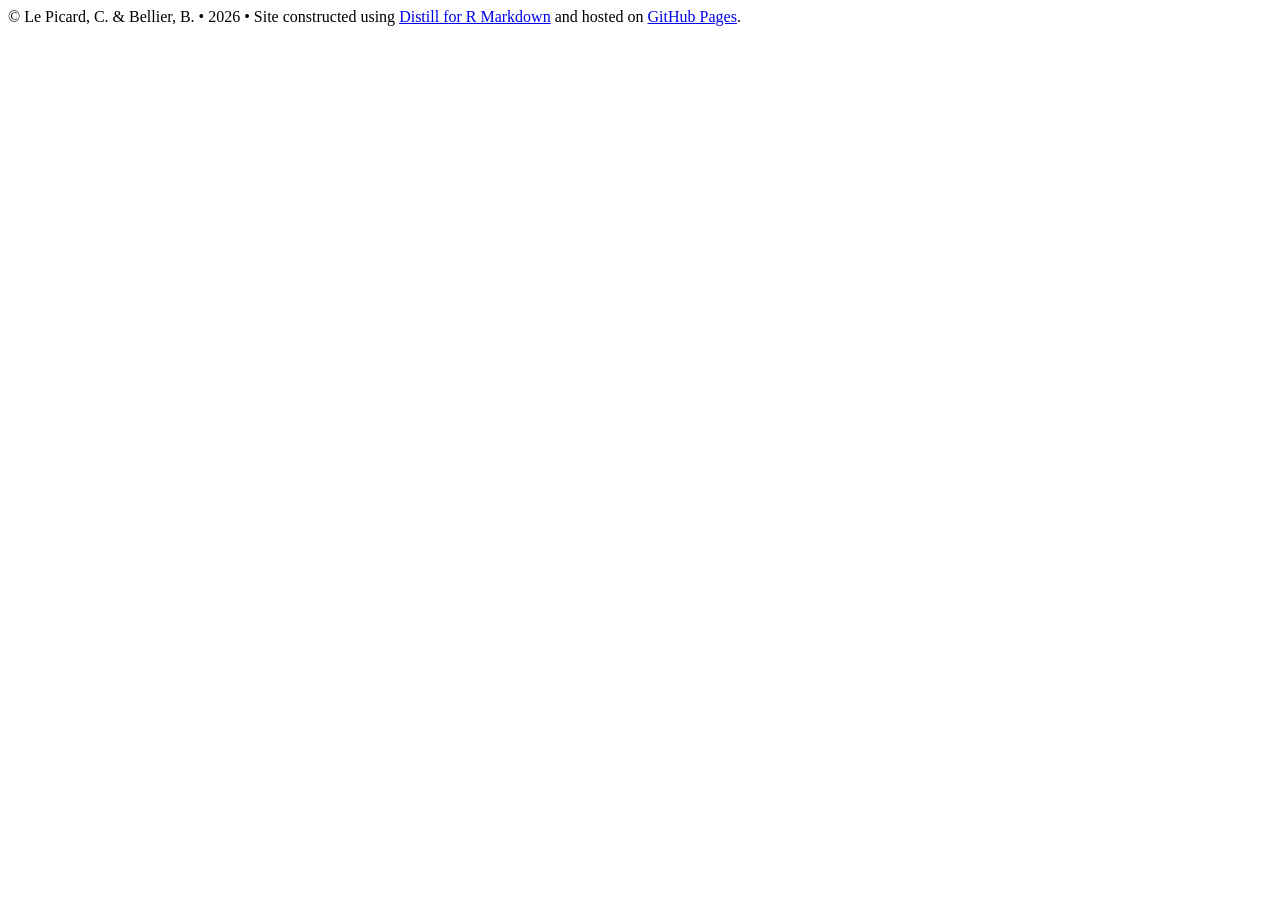
<file: _footer.html>
<!-- footer created from Quentin Petitjean (https://github.com/qpetitjean/qpetitjean_distill) --> 

<html>
© Le Picard, C. & Bellier, B. • <script>document.write(new Date().getFullYear())</script> • 
Site constructed using <a href="https://rstudio.github.io/distill/">Distill for R Markdown</a> and hosted on <a href="https://docs.github.com/en/pages/getting-started-with-github-pages/creating-a-github-pages-site">GitHub Pages</a>.

<script>
  document.addEventListener("DOMContentLoaded", function() {
    var t = setInterval(function(){
      var resizeEvent = new Event('resize');
      window.dispatchEvent(resizeEvent);  
    }, 1000);
  });
</script> 
</html>
</file>
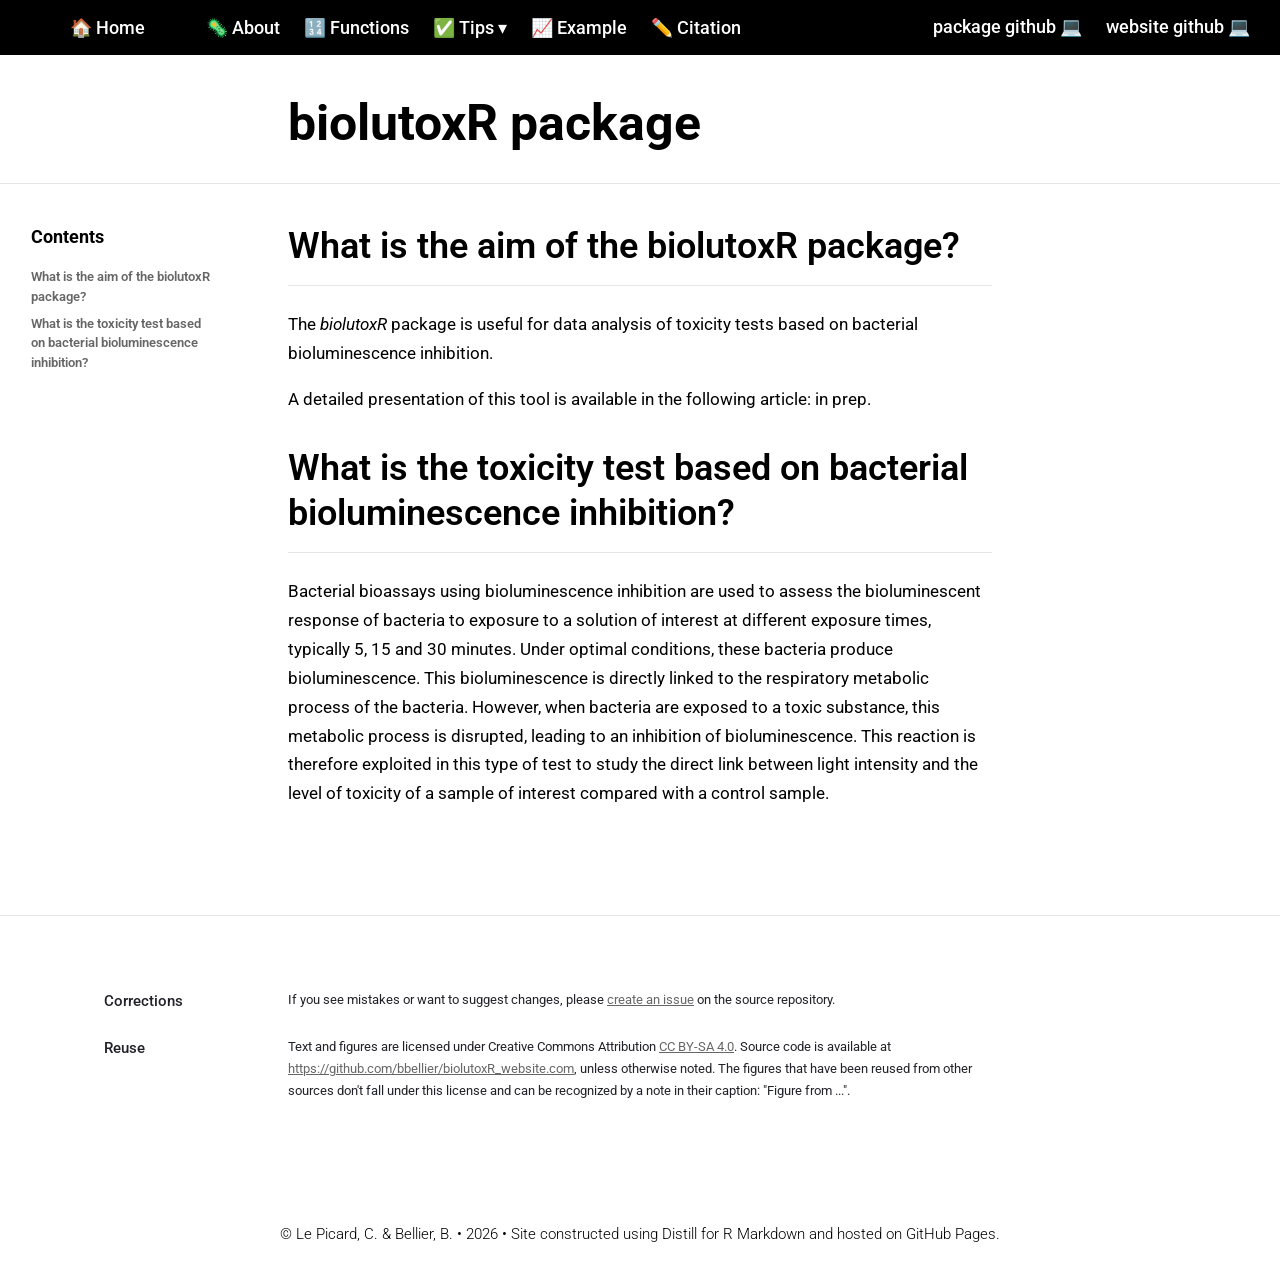
<file: docs/about.html>
<!DOCTYPE html>

<html xmlns="http://www.w3.org/1999/xhtml" lang="" xml:lang="">

<head>
  <meta charset="utf-8"/>
  <meta name="viewport" content="width=device-width, initial-scale=1"/>
  <meta http-equiv="X-UA-Compatible" content="IE=Edge,chrome=1"/>
  <meta name="generator" content="distill" />

  <style type="text/css">
  /* Hide doc at startup (prevent jankiness while JS renders/transforms) */
  body {
    visibility: hidden;
  }
  </style>

 <!--radix_placeholder_import_source-->
 <!--/radix_placeholder_import_source-->

<style type="text/css">code{white-space: pre;}</style>
<style type="text/css" data-origin="pandoc">
html { -webkit-text-size-adjust: 100%; }
pre > code.sourceCode { white-space: pre; position: relative; }
pre > code.sourceCode > span { display: inline-block; line-height: 1.25; }
pre > code.sourceCode > span:empty { height: 1.2em; }
.sourceCode { overflow: visible; }
code.sourceCode > span { color: inherit; text-decoration: inherit; }
div.sourceCode { margin: 1em 0; }
pre.sourceCode { margin: 0; }
@media screen {
div.sourceCode { overflow: auto; }
}
@media print {
pre > code.sourceCode { white-space: pre-wrap; }
pre > code.sourceCode > span { text-indent: -5em; padding-left: 5em; }
}
pre.numberSource code
  { counter-reset: source-line 0; }
pre.numberSource code > span
  { position: relative; left: -4em; counter-increment: source-line; }
pre.numberSource code > span > a:first-child::before
  { content: counter(source-line);
    position: relative; left: -1em; text-align: right; vertical-align: baseline;
    border: none; display: inline-block;
    -webkit-touch-callout: none; -webkit-user-select: none;
    -khtml-user-select: none; -moz-user-select: none;
    -ms-user-select: none; user-select: none;
    padding: 0 4px; width: 4em;
    color: #aaaaaa;
  }
pre.numberSource { margin-left: 3em; border-left: 1px solid #aaaaaa;  padding-left: 4px; }
div.sourceCode
  { color: #00769e; background-color: #f1f3f5; }
@media screen {
pre > code.sourceCode > span > a:first-child::before { text-decoration: underline; }
}
code span { color: #00769e; } /* Normal */
code span.al { color: #ad0000; } /* Alert */
code span.an { color: #5e5e5e; } /* Annotation */
code span.at { color: #657422; } /* Attribute */
code span.bn { color: #ad0000; } /* BaseN */
code span.bu { } /* BuiltIn */
code span.cf { color: #00769e; } /* ControlFlow */
code span.ch { color: #20794d; } /* Char */
code span.cn { color: #8f5902; } /* Constant */
code span.co { color: #5e5e5e; } /* Comment */
code span.cv { color: #5e5e5e; font-style: italic; } /* CommentVar */
code span.do { color: #5e5e5e; font-style: italic; } /* Documentation */
code span.dt { color: #ad0000; } /* DataType */
code span.dv { color: #ad0000; } /* DecVal */
code span.er { color: #ad0000; } /* Error */
code span.ex { } /* Extension */
code span.fl { color: #ad0000; } /* Float */
code span.fu { color: #4758ab; } /* Function */
code span.im { } /* Import */
code span.in { color: #5e5e5e; } /* Information */
code span.kw { color: #00769e; } /* Keyword */
code span.op { color: #5e5e5e; } /* Operator */
code span.ot { color: #00769e; } /* Other */
code span.pp { color: #ad0000; } /* Preprocessor */
code span.sc { color: #5e5e5e; } /* SpecialChar */
code span.ss { color: #20794d; } /* SpecialString */
code span.st { color: #20794d; } /* String */
code span.va { color: #111111; } /* Variable */
code span.vs { color: #20794d; } /* VerbatimString */
code span.wa { color: #5e5e5e; font-style: italic; } /* Warning */
</style>


  <!--radix_placeholder_meta_tags-->
  <title>🏠 Home: biolutoxR package</title>


  <link rel="license" href="https://creativecommons.org/licenses/by-sa/4.0/"/>
  <link rel="icon" type="image/vnd.microsoft.icon" href="icons/logo.ico"/>


  <!--  https://developers.facebook.com/docs/sharing/webmasters#markup -->
  <meta property="og:title" content="🏠 Home: biolutoxR package"/>
  <meta property="og:type" content="article"/>
  <meta property="og:locale" content="en_US"/>
  <meta property="og:site_name" content="🏠 Home"/>

  <!--  https://dev.twitter.com/cards/types/summary -->
  <meta property="twitter:card" content="summary"/>
  <meta property="twitter:title" content="🏠 Home: biolutoxR package"/>

  <!--/radix_placeholder_meta_tags-->
  <!--radix_placeholder_rmarkdown_metadata-->

  <script type="text/json" id="radix-rmarkdown-metadata">
  {"type":"list","attributes":{"names":{"type":"character","attributes":{},"value":["title","output"]}},"value":[{"type":"character","attributes":{},"value":["biolutoxR package"]},{"type":"list","attributes":{"names":{"type":"character","attributes":{},"value":["distill::distill_article"]}},"value":[{"type":"list","attributes":{"names":{"type":"character","attributes":{},"value":["toc"]}},"value":[{"type":"logical","attributes":{},"value":[true]}]}]}]}
  </script>
  <!--/radix_placeholder_rmarkdown_metadata-->
  <!--radix_placeholder_navigation_in_header-->
  <meta name="distill:offset" content=""/>

  <script type="application/javascript">

    window.headroom_prevent_pin = false;

    window.document.addEventListener("DOMContentLoaded", function (event) {

      // initialize headroom for banner
      var header = $('header').get(0);
      var headerHeight = header.offsetHeight;
      var headroom = new Headroom(header, {
        tolerance: 5,
        onPin : function() {
          if (window.headroom_prevent_pin) {
            window.headroom_prevent_pin = false;
            headroom.unpin();
          }
        }
      });
      headroom.init();
      if(window.location.hash)
        headroom.unpin();
      $(header).addClass('headroom--transition');

      // offset scroll location for banner on hash change
      // (see: https://github.com/WickyNilliams/headroom.js/issues/38)
      window.addEventListener("hashchange", function(event) {
        window.scrollTo(0, window.pageYOffset - (headerHeight + 25));
      });

      // responsive menu
      $('.distill-site-header').each(function(i, val) {
        var topnav = $(this);
        var toggle = topnav.find('.nav-toggle');
        toggle.on('click', function() {
          topnav.toggleClass('responsive');
        });
      });

      // nav dropdowns
      $('.nav-dropbtn').click(function(e) {
        $(this).next('.nav-dropdown-content').toggleClass('nav-dropdown-active');
        $(this).parent().siblings('.nav-dropdown')
           .children('.nav-dropdown-content').removeClass('nav-dropdown-active');
      });
      $("body").click(function(e){
        $('.nav-dropdown-content').removeClass('nav-dropdown-active');
      });
      $(".nav-dropdown").click(function(e){
        e.stopPropagation();
      });
    });
  </script>

  <style type="text/css">

  /* Theme (user-documented overrideables for nav appearance) */

  .distill-site-nav {
    color: rgba(255, 255, 255, 0.8);
    background-color: #0F2E3D;
    font-size: 15px;
    font-weight: 300;
  }

  .distill-site-nav a {
    color: inherit;
    text-decoration: none;
  }

  .distill-site-nav a:hover {
    color: white;
  }

  @media print {
    .distill-site-nav {
      display: none;
    }
  }

  .distill-site-header {

  }

  .distill-site-footer {

  }


  /* Site Header */

  .distill-site-header {
    width: 100%;
    box-sizing: border-box;
    z-index: 3;
  }

  .distill-site-header .nav-left {
    display: inline-block;
    margin-left: 8px;
  }

  @media screen and (max-width: 768px) {
    .distill-site-header .nav-left {
      margin-left: 0;
    }
  }


  .distill-site-header .nav-right {
    float: right;
    margin-right: 8px;
  }

  .distill-site-header a,
  .distill-site-header .title {
    display: inline-block;
    text-align: center;
    padding: 14px 10px 14px 10px;
  }

  .distill-site-header .title {
    font-size: 18px;
    min-width: 150px;
  }

  .distill-site-header .logo {
    padding: 0;
  }

  .distill-site-header .logo img {
    display: none;
    max-height: 20px;
    width: auto;
    margin-bottom: -4px;
  }

  .distill-site-header .nav-image img {
    max-height: 18px;
    width: auto;
    display: inline-block;
    margin-bottom: -3px;
  }



  @media screen and (min-width: 1000px) {
    .distill-site-header .logo img {
      display: inline-block;
    }
    .distill-site-header .nav-left {
      margin-left: 20px;
    }
    .distill-site-header .nav-right {
      margin-right: 20px;
    }
    .distill-site-header .title {
      padding-left: 12px;
    }
  }


  .distill-site-header .nav-toggle {
    display: none;
  }

  .nav-dropdown {
    display: inline-block;
    position: relative;
  }

  .nav-dropdown .nav-dropbtn {
    border: none;
    outline: none;
    color: rgba(255, 255, 255, 0.8);
    padding: 16px 10px;
    background-color: transparent;
    font-family: inherit;
    font-size: inherit;
    font-weight: inherit;
    margin: 0;
    margin-top: 1px;
    z-index: 2;
  }

  .nav-dropdown-content {
    display: none;
    position: absolute;
    background-color: white;
    min-width: 200px;
    border: 1px solid rgba(0,0,0,0.15);
    border-radius: 4px;
    box-shadow: 0px 8px 16px 0px rgba(0,0,0,0.1);
    z-index: 1;
    margin-top: 2px;
    white-space: nowrap;
    padding-top: 4px;
    padding-bottom: 4px;
  }

  .nav-dropdown-content hr {
    margin-top: 4px;
    margin-bottom: 4px;
    border: none;
    border-bottom: 1px solid rgba(0, 0, 0, 0.1);
  }

  .nav-dropdown-active {
    display: block;
  }

  .nav-dropdown-content a, .nav-dropdown-content .nav-dropdown-header {
    color: black;
    padding: 6px 24px;
    text-decoration: none;
    display: block;
    text-align: left;
  }

  .nav-dropdown-content .nav-dropdown-header {
    display: block;
    padding: 5px 24px;
    padding-bottom: 0;
    text-transform: uppercase;
    font-size: 14px;
    color: #999999;
    white-space: nowrap;
  }

  .nav-dropdown:hover .nav-dropbtn {
    color: white;
  }

  .nav-dropdown-content a:hover {
    background-color: #ddd;
    color: black;
  }

  .nav-right .nav-dropdown-content {
    margin-left: -45%;
    right: 0;
  }

  @media screen and (max-width: 768px) {
    .distill-site-header a, .distill-site-header .nav-dropdown  {display: none;}
    .distill-site-header a.nav-toggle {
      float: right;
      display: block;
    }
    .distill-site-header .title {
      margin-left: 0;
    }
    .distill-site-header .nav-right {
      margin-right: 0;
    }
    .distill-site-header {
      overflow: hidden;
    }
    .nav-right .nav-dropdown-content {
      margin-left: 0;
    }
  }


  @media screen and (max-width: 768px) {
    .distill-site-header.responsive {position: relative; min-height: 500px; }
    .distill-site-header.responsive a.nav-toggle {
      position: absolute;
      right: 0;
      top: 0;
    }
    .distill-site-header.responsive a,
    .distill-site-header.responsive .nav-dropdown {
      display: block;
      text-align: left;
    }
    .distill-site-header.responsive .nav-left,
    .distill-site-header.responsive .nav-right {
      width: 100%;
    }
    .distill-site-header.responsive .nav-dropdown {float: none;}
    .distill-site-header.responsive .nav-dropdown-content {position: relative;}
    .distill-site-header.responsive .nav-dropdown .nav-dropbtn {
      display: block;
      width: 100%;
      text-align: left;
    }
  }

  /* Site Footer */

  .distill-site-footer {
    width: 100%;
    overflow: hidden;
    box-sizing: border-box;
    z-index: 3;
    margin-top: 30px;
    padding-top: 30px;
    padding-bottom: 30px;
    text-align: center;
  }

  /* Headroom */

  d-title {
    padding-top: 6rem;
  }

  @media print {
    d-title {
      padding-top: 4rem;
    }
  }

  .headroom {
    z-index: 1000;
    position: fixed;
    top: 0;
    left: 0;
    right: 0;
  }

  .headroom--transition {
    transition: all .4s ease-in-out;
  }

  .headroom--unpinned {
    top: -100px;
  }

  .headroom--pinned {
    top: 0;
  }

  /* adjust viewport for navbar height */
  /* helps vertically center bootstrap (non-distill) content */
  .min-vh-100 {
    min-height: calc(100vh - 100px) !important;
  }

  </style>

  <script src="site_libs/jquery-3.6.0/jquery-3.6.0.min.js"></script>
  <link href="site_libs/font-awesome-6.5.2/css/all.min.css" rel="stylesheet"/>
  <link href="site_libs/font-awesome-6.5.2/css/v4-shims.min.css" rel="stylesheet"/>
  <script src="site_libs/headroom-0.9.4/headroom.min.js"></script>
  <!--/radix_placeholder_navigation_in_header-->
  <!--radix_placeholder_distill-->

  <style type="text/css">

  body {
    background-color: white;
  }

  .pandoc-table {
    width: 100%;
  }

  .pandoc-table>caption {
    margin-bottom: 10px;
  }

  .pandoc-table th:not([align]) {
    text-align: left;
  }

  .pagedtable-footer {
    font-size: 15px;
  }

  d-byline .byline {
    grid-template-columns: 2fr 2fr;
  }

  d-byline .byline h3 {
    margin-block-start: 1.5em;
  }

  d-byline .byline .authors-affiliations h3 {
    margin-block-start: 0.5em;
  }

  .authors-affiliations .orcid-id {
    width: 16px;
    height:16px;
    margin-left: 4px;
    margin-right: 4px;
    vertical-align: middle;
    padding-bottom: 2px;
  }

  d-title .dt-tags {
    margin-top: 1em;
    grid-column: text;
  }

  .dt-tags .dt-tag {
    text-decoration: none;
    display: inline-block;
    color: rgba(0,0,0,0.6);
    padding: 0em 0.4em;
    margin-right: 0.5em;
    margin-bottom: 0.4em;
    font-size: 70%;
    border: 1px solid rgba(0,0,0,0.2);
    border-radius: 3px;
    text-transform: uppercase;
    font-weight: 500;
  }

  d-article table.gt_table td,
  d-article table.gt_table th {
    border-bottom: none;
    font-size: 100%;
  }

  .html-widget {
    margin-bottom: 2.0em;
  }

  .l-screen-inset {
    padding-right: 16px;
  }

  .l-screen .caption {
    margin-left: 10px;
  }

  .shaded {
    background: rgb(247, 247, 247);
    padding-top: 20px;
    padding-bottom: 20px;
    border-top: 1px solid rgba(0, 0, 0, 0.1);
    border-bottom: 1px solid rgba(0, 0, 0, 0.1);
  }

  .shaded .html-widget {
    margin-bottom: 0;
    border: 1px solid rgba(0, 0, 0, 0.1);
  }

  .shaded .shaded-content {
    background: white;
  }

  .text-output {
    margin-top: 0;
    line-height: 1.5em;
  }

  .hidden {
    display: none !important;
  }

  hr.section-separator {
    border: none;
    border-top: 1px solid rgba(0, 0, 0, 0.1);
    margin: 0px;
  }


  d-byline {
    border-top: none;
  }

  d-article {
    padding-top: 2.5rem;
    padding-bottom: 30px;
    border-top: none;
  }

  d-appendix {
    padding-top: 30px;
  }

  d-article>p>img {
    width: 100%;
  }

  d-article h2 {
    margin: 1rem 0 1.5rem 0;
  }

  d-article h3 {
    margin-top: 1.5rem;
  }

  d-article iframe {
    border: 1px solid rgba(0, 0, 0, 0.1);
    margin-bottom: 2.0em;
    width: 100%;
  }

  /* Tweak code blocks */

  d-article div.sourceCode code,
  d-article pre code {
    font-family: Consolas, Monaco, 'Andale Mono', 'Ubuntu Mono', monospace;
  }

  d-article pre,
  d-article div.sourceCode,
  d-article div.sourceCode pre {
    overflow: auto;
  }

  d-article div.sourceCode {
    background-color: white;
  }

  d-article div.sourceCode pre {
    padding-left: 10px;
    font-size: 12px;
    border-left: 2px solid rgba(0,0,0,0.1);
  }

  d-article pre {
    font-size: 12px;
    color: black;
    background: none;
    margin-top: 0;
    text-align: left;
    white-space: pre;
    word-spacing: normal;
    word-break: normal;
    word-wrap: normal;
    line-height: 1.5;

    -moz-tab-size: 4;
    -o-tab-size: 4;
    tab-size: 4;

    -webkit-hyphens: none;
    -moz-hyphens: none;
    -ms-hyphens: none;
    hyphens: none;
  }

  d-article pre a {
    border-bottom: none;
  }

  d-article pre a:hover {
    border-bottom: none;
    text-decoration: underline;
  }

  d-article details {
    grid-column: text;
    margin-bottom: 0.8em;
  }

  @media(min-width: 768px) {

  d-article pre,
  d-article div.sourceCode,
  d-article div.sourceCode pre {
    overflow: visible !important;
  }

  d-article div.sourceCode pre {
    padding-left: 18px;
    font-size: 14px;
  }

  /* tweak for Pandoc numbered line within distill */
  d-article pre.numberSource code > span {
      left: -2em;
  }

  d-article pre {
    font-size: 14px;
  }

  }

  figure img.external {
    background: white;
    border: 1px solid rgba(0, 0, 0, 0.1);
    box-shadow: 0 1px 8px rgba(0, 0, 0, 0.1);
    padding: 18px;
    box-sizing: border-box;
  }

  /* CSS for d-contents */

  .d-contents {
    grid-column: text;
    color: rgba(0,0,0,0.8);
    font-size: 0.9em;
    padding-bottom: 1em;
    margin-bottom: 1em;
    padding-bottom: 0.5em;
    margin-bottom: 1em;
    padding-left: 0.25em;
    justify-self: start;
  }

  @media(min-width: 1000px) {
    .d-contents.d-contents-float {
      height: 0;
      grid-column-start: 1;
      grid-column-end: 4;
      justify-self: center;
      padding-right: 3em;
      padding-left: 2em;
    }
  }

  .d-contents nav h3 {
    font-size: 18px;
    margin-top: 0;
    margin-bottom: 1em;
  }

  .d-contents li {
    list-style-type: none
  }

  .d-contents nav > ul {
    padding-left: 0;
  }

  .d-contents ul {
    padding-left: 1em
  }

  .d-contents nav ul li {
    margin-top: 0.6em;
    margin-bottom: 0.2em;
  }

  .d-contents nav a {
    font-size: 13px;
    border-bottom: none;
    text-decoration: none
    color: rgba(0, 0, 0, 0.8);
  }

  .d-contents nav a:hover {
    text-decoration: underline solid rgba(0, 0, 0, 0.6)
  }

  .d-contents nav > ul > li > a {
    font-weight: 600;
  }

  .d-contents nav > ul > li > ul {
    font-weight: inherit;
  }

  .d-contents nav > ul > li > ul > li {
    margin-top: 0.2em;
  }


  .d-contents nav ul {
    margin-top: 0;
    margin-bottom: 0.25em;
  }

  .d-article-with-toc h2:nth-child(2) {
    margin-top: 0;
  }


  /* Figure */

  .figure {
    position: relative;
    margin-bottom: 2.5em;
    margin-top: 1.5em;
  }

  .figure .caption {
    color: rgba(0, 0, 0, 0.6);
    font-size: 12px;
    line-height: 1.5em;
  }

  .figure img.external {
    background: white;
    border: 1px solid rgba(0, 0, 0, 0.1);
    box-shadow: 0 1px 8px rgba(0, 0, 0, 0.1);
    padding: 18px;
    box-sizing: border-box;
  }

  .figure .caption a {
    color: rgba(0, 0, 0, 0.6);
  }

  .figure .caption b,
  .figure .caption strong, {
    font-weight: 600;
    color: rgba(0, 0, 0, 1.0);
  }

  /* Citations */

  d-article .citation {
    color: inherit;
    cursor: inherit;
  }

  div.hanging-indent{
    margin-left: 1em; text-indent: -1em;
  }

  /* Citation hover box */

  .tippy-box[data-theme~=light-border] {
    background-color: rgba(250, 250, 250, 0.95);
  }

  .tippy-content > p {
    margin-bottom: 0;
    padding: 2px;
  }


  /* Tweak 1000px media break to show more text */

  @media(min-width: 1000px) {
    .base-grid,
    distill-header,
    d-title,
    d-abstract,
    d-article,
    d-appendix,
    distill-appendix,
    d-byline,
    d-footnote-list,
    d-citation-list,
    distill-footer {
      grid-template-columns: [screen-start] 1fr [page-start kicker-start] 80px [middle-start] 50px [text-start kicker-end] 65px 65px 65px 65px 65px 65px 65px 65px [text-end gutter-start] 65px [middle-end] 65px [page-end gutter-end] 1fr [screen-end];
      grid-column-gap: 16px;
    }

    .grid {
      grid-column-gap: 16px;
    }

    d-article {
      font-size: 1.06rem;
      line-height: 1.7em;
    }
    figure .caption, .figure .caption, figure figcaption {
      font-size: 13px;
    }
  }

  @media(min-width: 1180px) {
    .base-grid,
    distill-header,
    d-title,
    d-abstract,
    d-article,
    d-appendix,
    distill-appendix,
    d-byline,
    d-footnote-list,
    d-citation-list,
    distill-footer {
      grid-template-columns: [screen-start] 1fr [page-start kicker-start] 60px [middle-start] 60px [text-start kicker-end] 60px 60px 60px 60px 60px 60px 60px 60px [text-end gutter-start] 60px [middle-end] 60px [page-end gutter-end] 1fr [screen-end];
      grid-column-gap: 32px;
    }

    .grid {
      grid-column-gap: 32px;
    }
  }


  /* Get the citation styles for the appendix (not auto-injected on render since
     we do our own rendering of the citation appendix) */

  d-appendix .citation-appendix,
  .d-appendix .citation-appendix {
    font-size: 11px;
    line-height: 15px;
    border-left: 1px solid rgba(0, 0, 0, 0.1);
    padding-left: 18px;
    border: 1px solid rgba(0,0,0,0.1);
    background: rgba(0, 0, 0, 0.02);
    padding: 10px 18px;
    border-radius: 3px;
    color: rgba(150, 150, 150, 1);
    overflow: hidden;
    margin-top: -12px;
    white-space: pre-wrap;
    word-wrap: break-word;
  }

  /* Include appendix styles here so they can be overridden */

  d-appendix {
    contain: layout style;
    font-size: 0.8em;
    line-height: 1.7em;
    margin-top: 60px;
    margin-bottom: 0;
    border-top: 1px solid rgba(0, 0, 0, 0.1);
    color: rgba(0,0,0,0.5);
    padding-top: 60px;
    padding-bottom: 48px;
  }

  d-appendix h3 {
    grid-column: page-start / text-start;
    font-size: 15px;
    font-weight: 500;
    margin-top: 1em;
    margin-bottom: 0;
    color: rgba(0,0,0,0.65);
  }

  d-appendix h3 + * {
    margin-top: 1em;
  }

  d-appendix ol {
    padding: 0 0 0 15px;
  }

  @media (min-width: 768px) {
    d-appendix ol {
      padding: 0 0 0 30px;
      margin-left: -30px;
    }
  }

  d-appendix li {
    margin-bottom: 1em;
  }

  d-appendix a {
    color: rgba(0, 0, 0, 0.6);
  }

  d-appendix > * {
    grid-column: text;
  }

  d-appendix > d-footnote-list,
  d-appendix > d-citation-list,
  d-appendix > distill-appendix {
    grid-column: screen;
  }

  /* Include footnote styles here so they can be overridden */

  d-footnote-list {
    contain: layout style;
  }

  d-footnote-list > * {
    grid-column: text;
  }

  d-footnote-list a.footnote-backlink {
    color: rgba(0,0,0,0.3);
    padding-left: 0.5em;
  }



  /* Anchor.js */

  .anchorjs-link {
    /*transition: all .25s linear; */
    text-decoration: none;
    border-bottom: none;
  }
  *:hover > .anchorjs-link {
    margin-left: -1.125em !important;
    text-decoration: none;
    border-bottom: none;
  }

  /* Social footer */

  .social_footer {
    margin-top: 30px;
    margin-bottom: 0;
    color: rgba(0,0,0,0.67);
  }

  .disqus-comments {
    margin-right: 30px;
  }

  .disqus-comment-count {
    border-bottom: 1px solid rgba(0, 0, 0, 0.4);
    cursor: pointer;
  }

  #disqus_thread {
    margin-top: 30px;
  }

  .article-sharing a {
    border-bottom: none;
    margin-right: 8px;
  }

  .article-sharing a:hover {
    border-bottom: none;
  }

  .sidebar-section.subscribe {
    font-size: 12px;
    line-height: 1.6em;
  }

  .subscribe p {
    margin-bottom: 0.5em;
  }


  .article-footer .subscribe {
    font-size: 15px;
    margin-top: 45px;
  }


  .sidebar-section.custom {
    font-size: 12px;
    line-height: 1.6em;
  }

  .custom p {
    margin-bottom: 0.5em;
  }

  /* Styles for listing layout (hide title) */
  .layout-listing d-title, .layout-listing .d-title {
    display: none;
  }

  /* Styles for posts lists (not auto-injected) */


  .posts-with-sidebar {
    padding-left: 45px;
    padding-right: 45px;
  }

  .posts-list .description h2,
  .posts-list .description p {
    font-family: -apple-system, BlinkMacSystemFont, "Segoe UI", Roboto, Oxygen, Ubuntu, Cantarell, "Fira Sans", "Droid Sans", "Helvetica Neue", Arial, sans-serif;
  }

  .posts-list .description h2 {
    font-weight: 700;
    border-bottom: none;
    padding-bottom: 0;
  }

  .posts-list h2.post-tag {
    border-bottom: 1px solid rgba(0, 0, 0, 0.2);
    padding-bottom: 12px;
  }
  .posts-list {
    margin-top: 60px;
    margin-bottom: 24px;
  }

  .posts-list .post-preview {
    text-decoration: none;
    overflow: hidden;
    display: block;
    border-bottom: 1px solid rgba(0, 0, 0, 0.1);
    padding: 24px 0;
  }

  .post-preview-last {
    border-bottom: none !important;
  }

  .posts-list .posts-list-caption {
    grid-column: screen;
    font-weight: 400;
  }

  .posts-list .post-preview h2 {
    margin: 0 0 6px 0;
    line-height: 1.2em;
    font-style: normal;
    font-size: 24px;
  }

  .posts-list .post-preview p {
    margin: 0 0 12px 0;
    line-height: 1.4em;
    font-size: 16px;
  }

  .posts-list .post-preview .thumbnail {
    box-sizing: border-box;
    margin-bottom: 24px;
    position: relative;
    max-width: 500px;
  }
  .posts-list .post-preview img {
    width: 100%;
    display: block;
  }

  .posts-list .metadata {
    font-size: 12px;
    line-height: 1.4em;
    margin-bottom: 18px;
  }

  .posts-list .metadata > * {
    display: inline-block;
  }

  .posts-list .metadata .publishedDate {
    margin-right: 2em;
  }

  .posts-list .metadata .dt-authors {
    display: block;
    margin-top: 0.3em;
    margin-right: 2em;
  }

  .posts-list .dt-tags {
    display: block;
    line-height: 1em;
  }

  .posts-list .dt-tags .dt-tag {
    display: inline-block;
    color: rgba(0,0,0,0.6);
    padding: 0.3em 0.4em;
    margin-right: 0.2em;
    margin-bottom: 0.4em;
    font-size: 60%;
    border: 1px solid rgba(0,0,0,0.2);
    border-radius: 3px;
    text-transform: uppercase;
    font-weight: 500;
  }

  .posts-list img {
    opacity: 1;
  }

  .posts-list img[data-src] {
    opacity: 0;
  }

  .posts-more {
    clear: both;
  }


  .posts-sidebar {
    font-size: 16px;
  }

  .posts-sidebar h3 {
    font-size: 16px;
    margin-top: 0;
    margin-bottom: 0.5em;
    font-weight: 400;
    text-transform: uppercase;
  }

  .sidebar-section {
    margin-bottom: 30px;
  }

  .categories ul {
    list-style-type: none;
    margin: 0;
    padding: 0;
  }

  .categories li {
    color: rgba(0, 0, 0, 0.8);
    margin-bottom: 0;
  }

  .categories li>a {
    border-bottom: none;
  }

  .categories li>a:hover {
    border-bottom: 1px solid rgba(0, 0, 0, 0.4);
  }

  .categories .active {
    font-weight: 600;
  }

  .categories .category-count {
    color: rgba(0, 0, 0, 0.4);
  }


  @media(min-width: 768px) {
    .posts-list .post-preview h2 {
      font-size: 26px;
    }
    .posts-list .post-preview .thumbnail {
      float: right;
      width: 30%;
      margin-bottom: 0;
    }
    .posts-list .post-preview .description {
      float: left;
      width: 45%;
    }
    .posts-list .post-preview .metadata {
      float: left;
      width: 20%;
      margin-top: 8px;
    }
    .posts-list .post-preview p {
      margin: 0 0 12px 0;
      line-height: 1.5em;
      font-size: 16px;
    }
    .posts-with-sidebar .posts-list {
      float: left;
      width: 75%;
    }
    .posts-with-sidebar .posts-sidebar {
      float: right;
      width: 20%;
      margin-top: 60px;
      padding-top: 24px;
      padding-bottom: 24px;
    }
  }


  /* Improve display for browsers without grid (IE/Edge <= 15) */

  .downlevel {
    line-height: 1.6em;
    font-family: -apple-system, BlinkMacSystemFont, "Segoe UI", Roboto, Oxygen, Ubuntu, Cantarell, "Fira Sans", "Droid Sans", "Helvetica Neue", Arial, sans-serif;
    margin: 0;
  }

  .downlevel .d-title {
    padding-top: 6rem;
    padding-bottom: 1.5rem;
  }

  .downlevel .d-title h1 {
    font-size: 50px;
    font-weight: 700;
    line-height: 1.1em;
    margin: 0 0 0.5rem;
  }

  .downlevel .d-title p {
    font-weight: 300;
    font-size: 1.2rem;
    line-height: 1.55em;
    margin-top: 0;
  }

  .downlevel .d-byline {
    padding-top: 0.8em;
    padding-bottom: 0.8em;
    font-size: 0.8rem;
    line-height: 1.8em;
  }

  .downlevel .section-separator {
    border: none;
    border-top: 1px solid rgba(0, 0, 0, 0.1);
  }

  .downlevel .d-article {
    font-size: 1.06rem;
    line-height: 1.7em;
    padding-top: 1rem;
    padding-bottom: 2rem;
  }


  .downlevel .d-appendix {
    padding-left: 0;
    padding-right: 0;
    max-width: none;
    font-size: 0.8em;
    line-height: 1.7em;
    margin-bottom: 0;
    color: rgba(0,0,0,0.5);
    padding-top: 40px;
    padding-bottom: 48px;
  }

  .downlevel .footnotes ol {
    padding-left: 13px;
  }

  .downlevel .base-grid,
  .downlevel .distill-header,
  .downlevel .d-title,
  .downlevel .d-abstract,
  .downlevel .d-article,
  .downlevel .d-appendix,
  .downlevel .distill-appendix,
  .downlevel .d-byline,
  .downlevel .d-footnote-list,
  .downlevel .d-citation-list,
  .downlevel .distill-footer,
  .downlevel .appendix-bottom,
  .downlevel .posts-container {
    padding-left: 40px;
    padding-right: 40px;
  }

  @media(min-width: 768px) {
    .downlevel .base-grid,
    .downlevel .distill-header,
    .downlevel .d-title,
    .downlevel .d-abstract,
    .downlevel .d-article,
    .downlevel .d-appendix,
    .downlevel .distill-appendix,
    .downlevel .d-byline,
    .downlevel .d-footnote-list,
    .downlevel .d-citation-list,
    .downlevel .distill-footer,
    .downlevel .appendix-bottom,
    .downlevel .posts-container {
    padding-left: 150px;
    padding-right: 150px;
    max-width: 900px;
  }
  }

  .downlevel pre code {
    display: block;
    border-left: 2px solid rgba(0, 0, 0, .1);
    padding: 0 0 0 20px;
    font-size: 14px;
  }

  .downlevel code, .downlevel pre {
    color: black;
    background: none;
    font-family: Consolas, Monaco, 'Andale Mono', 'Ubuntu Mono', monospace;
    text-align: left;
    white-space: pre;
    word-spacing: normal;
    word-break: normal;
    word-wrap: normal;
    line-height: 1.5;

    -moz-tab-size: 4;
    -o-tab-size: 4;
    tab-size: 4;

    -webkit-hyphens: none;
    -moz-hyphens: none;
    -ms-hyphens: none;
    hyphens: none;
  }

  .downlevel .posts-list .post-preview {
    color: inherit;
  }



  </style>

  <script type="application/javascript">

  function is_downlevel_browser() {
    if (bowser.isUnsupportedBrowser({ msie: "12", msedge: "16"},
                                   window.navigator.userAgent)) {
      return true;
    } else {
      return window.load_distill_framework === undefined;
    }
  }

  // show body when load is complete
  function on_load_complete() {

    // add anchors
    if (window.anchors) {
      window.anchors.options.placement = 'left';
      window.anchors.add('d-article > h2, d-article > h3, d-article > h4, d-article > h5');
    }


    // set body to visible
    document.body.style.visibility = 'visible';

    // force redraw for leaflet widgets
    if (window.HTMLWidgets) {
      var maps = window.HTMLWidgets.findAll(".leaflet");
      $.each(maps, function(i, el) {
        var map = this.getMap();
        map.invalidateSize();
        map.eachLayer(function(layer) {
          if (layer instanceof L.TileLayer)
            layer.redraw();
        });
      });
    }

    // trigger 'shown' so htmlwidgets resize
    $('d-article').trigger('shown');
  }

  function init_distill() {

    init_common();

    // create front matter
    var front_matter = $('<d-front-matter></d-front-matter>');
    $('#distill-front-matter').wrap(front_matter);

    // create d-title
    $('.d-title').changeElementType('d-title');

    // separator
    var separator = '<hr class="section-separator" style="clear: both"/>';
    // prepend separator above appendix
    $('.d-byline').before(separator);
    $('.d-article').before(separator);

    // create d-byline
    var byline = $('<d-byline></d-byline>');
    $('.d-byline').replaceWith(byline);

    // create d-article
    var article = $('<d-article></d-article>');
    $('.d-article').wrap(article).children().unwrap();

    // move posts container into article
    $('.posts-container').appendTo($('d-article'));

    // create d-appendix
    $('.d-appendix').changeElementType('d-appendix');

    // flag indicating that we have appendix items
    var appendix = $('.appendix-bottom').children('h3').length > 0;

    // replace footnotes with <d-footnote>
    $('.footnote-ref').each(function(i, val) {
      appendix = true;
      var href = $(this).attr('href');
      var id = href.replace('#', '');
      var fn = $('#' + id);
      var fn_p = $('#' + id + '>p');
      fn_p.find('.footnote-back').remove();
      var text = fn_p.html();
      var dtfn = $('<d-footnote></d-footnote>');
      dtfn.html(text);
      $(this).replaceWith(dtfn);
    });
    // remove footnotes
    $('.footnotes').remove();

    // move refs into #references-listing
    $('#references-listing').replaceWith($('#refs'));

    $('h1.appendix, h2.appendix').each(function(i, val) {
      $(this).changeElementType('h3');
    });
    $('h3.appendix').each(function(i, val) {
      var id = $(this).attr('id');
      $('.d-contents a[href="#' + id + '"]').parent().remove();
      appendix = true;
      $(this).nextUntil($('h1, h2, h3')).addBack().appendTo($('d-appendix'));
    });

    // show d-appendix if we have appendix content
    $("d-appendix").css('display', appendix ? 'grid' : 'none');

    // localize layout chunks to just output
    $('.layout-chunk').each(function(i, val) {

      // capture layout
      var layout = $(this).attr('data-layout');

      // apply layout to markdown level block elements
      var elements = $(this).children().not('details, div.sourceCode, pre, script');
      elements.each(function(i, el) {
        var layout_div = $('<div class="' + layout + '"></div>');
        if (layout_div.hasClass('shaded')) {
          var shaded_content = $('<div class="shaded-content"></div>');
          $(this).wrap(shaded_content);
          $(this).parent().wrap(layout_div);
        } else {
          $(this).wrap(layout_div);
        }
      });


      // unwrap the layout-chunk div
      $(this).children().unwrap();
    });

    // remove code block used to force  highlighting css
    $('.distill-force-highlighting-css').parent().remove();

    // remove empty line numbers inserted by pandoc when using a
    // custom syntax highlighting theme, except when numbering line
    // in code chunk
    $('pre:not(.numberLines) code.sourceCode a:empty').remove();

    // load distill framework
    load_distill_framework();

    // wait for window.distillRunlevel == 4 to do post processing
    function distill_post_process() {

      if (!window.distillRunlevel || window.distillRunlevel < 4)
        return;

      // hide author/affiliations entirely if we have no authors
      var front_matter = JSON.parse($("#distill-front-matter").html());
      var have_authors = front_matter.authors && front_matter.authors.length > 0;
      if (!have_authors)
        $('d-byline').addClass('hidden');

      // article with toc class
      $('.d-contents').parent().addClass('d-article-with-toc');

      // strip links that point to #
      $('.authors-affiliations').find('a[href="#"]').removeAttr('href');

      // add orcid ids
      $('.authors-affiliations').find('.author').each(function(i, el) {
        var orcid_id = front_matter.authors[i].orcidID;
        var author_name = front_matter.authors[i].author
        if (orcid_id) {
          var a = $('<a></a>');
          a.attr('href', 'https://orcid.org/' + orcid_id);
          var img = $('<img></img>');
          img.addClass('orcid-id');
          img.attr('alt', author_name ? 'ORCID ID for ' + author_name : 'ORCID ID');
          img.attr('src','[data-uri]');
          a.append(img);
          $(this).append(a);
        }
      });

      // hide elements of author/affiliations grid that have no value
      function hide_byline_column(caption) {
        $('d-byline').find('h3:contains("' + caption + '")').parent().css('visibility', 'hidden');
      }

      // affiliations
      var have_affiliations = false;
      for (var i = 0; i<front_matter.authors.length; ++i) {
        var author = front_matter.authors[i];
        if (author.affiliation !== "&nbsp;") {
          have_affiliations = true;
          break;
        }
      }
      if (!have_affiliations)
        $('d-byline').find('h3:contains("Affiliations")').css('visibility', 'hidden');

      // published date
      if (!front_matter.publishedDate)
        hide_byline_column("Published");

      // document object identifier
      var doi = $('d-byline').find('h3:contains("DOI")');
      var doi_p = doi.next().empty();
      if (!front_matter.doi) {
        // if we have a citation and valid citationText then link to that
        if ($('#citation').length > 0 && front_matter.citationText) {
          doi.html('Citation');
          $('<a href="#citation"></a>')
            .text(front_matter.citationText)
            .appendTo(doi_p);
        } else {
          hide_byline_column("DOI");
        }
      } else {
        $('<a></a>')
           .attr('href', "https://doi.org/" + front_matter.doi)
           .html(front_matter.doi)
           .appendTo(doi_p);
      }

       // change plural form of authors/affiliations
      if (front_matter.authors.length === 1) {
        var grid = $('.authors-affiliations');
        grid.children('h3:contains("Authors")').text('Author');
        grid.children('h3:contains("Affiliations")').text('Affiliation');
      }

      // remove d-appendix and d-footnote-list local styles
      $('d-appendix > style:first-child').remove();
      $('d-footnote-list > style:first-child').remove();

      // move appendix-bottom entries to the bottom
      $('.appendix-bottom').appendTo('d-appendix').children().unwrap();
      $('.appendix-bottom').remove();

      // hoverable references
      $('span.citation[data-cites]').each(function() {
        const citeChild = $(this).children()[0]
        // Do not process if @xyz has been used without escaping and without bibliography activated
        // https://github.com/rstudio/distill/issues/466
        if (citeChild === undefined) return true

        if (citeChild.nodeName == "D-FOOTNOTE") {
          var fn = citeChild
          $(this).html(fn.shadowRoot.querySelector("sup"))
          $(this).id = fn.id
          fn.remove()
        }
        var refs = $(this).attr('data-cites').split(" ");
        var refHtml = refs.map(function(ref) {
          // Could use CSS.escape too here, we insure backward compatibility in navigator
          return "<p>" + $('div[id="ref-' + ref + '"]').html() + "</p>";
        }).join("\n");
        window.tippy(this, {
          allowHTML: true,
          content: refHtml,
          maxWidth: 500,
          interactive: true,
          interactiveBorder: 10,
          theme: 'light-border',
          placement: 'bottom-start'
        });
      });

      // fix footnotes in tables (#411)
      // replacing broken distill.pub feature
      $('table d-footnote').each(function() {
        // we replace internal showAtNode methode which is triggered when hovering a footnote
        this.hoverBox.showAtNode = function(node) {
          // ported from https://github.com/distillpub/template/pull/105/files
          calcOffset = function(elem) {
              let x = elem.offsetLeft;
              let y = elem.offsetTop;
              // Traverse upwards until an `absolute` element is found or `elem`
              // becomes null.
              while (elem = elem.offsetParent && elem.style.position != 'absolute') {
                  x += elem.offsetLeft;
                  y += elem.offsetTop;
              }

              return { left: x, top: y };
          }
          // https://developer.mozilla.org/en-US/docs/Web/API/HTMLElement/offsetTop
          const bbox = node.getBoundingClientRect();
          const offset = calcOffset(node);
          this.show([offset.left + bbox.width, offset.top + bbox.height]);
        }
      })

      // clear polling timer
      clearInterval(tid);

      // show body now that everything is ready
      on_load_complete();
    }

    var tid = setInterval(distill_post_process, 50);
    distill_post_process();

  }

  function init_downlevel() {

    init_common();

     // insert hr after d-title
    $('.d-title').after($('<hr class="section-separator"/>'));

    // check if we have authors
    var front_matter = JSON.parse($("#distill-front-matter").html());
    var have_authors = front_matter.authors && front_matter.authors.length > 0;

    // manage byline/border
    if (!have_authors)
      $('.d-byline').remove();
    $('.d-byline').after($('<hr class="section-separator"/>'));
    $('.d-byline a').remove();

    // remove toc
    $('.d-contents').remove();

    // move appendix elements
    $('h1.appendix, h2.appendix').each(function(i, val) {
      $(this).changeElementType('h3');
    });
    $('h3.appendix').each(function(i, val) {
      $(this).nextUntil($('h1, h2, h3')).addBack().appendTo($('.d-appendix'));
    });


    // inject headers into references and footnotes
    var refs_header = $('<h3></h3>');
    refs_header.text('References');
    $('#refs').prepend(refs_header);

    var footnotes_header = $('<h3></h3');
    footnotes_header.text('Footnotes');
    $('.footnotes').children('hr').first().replaceWith(footnotes_header);

    // move appendix-bottom entries to the bottom
    $('.appendix-bottom').appendTo('.d-appendix').children().unwrap();
    $('.appendix-bottom').remove();

    // remove appendix if it's empty
    if ($('.d-appendix').children().length === 0)
      $('.d-appendix').remove();

    // prepend separator above appendix
    $('.d-appendix').before($('<hr class="section-separator" style="clear: both"/>'));

    // trim code
    $('pre>code').each(function(i, val) {
      $(this).html($.trim($(this).html()));
    });

    // move posts-container right before article
    $('.posts-container').insertBefore($('.d-article'));

    $('body').addClass('downlevel');

    on_load_complete();
  }


  function init_common() {

    // jquery plugin to change element types
    (function($) {
      $.fn.changeElementType = function(newType) {
        var attrs = {};

        $.each(this[0].attributes, function(idx, attr) {
          attrs[attr.nodeName] = attr.nodeValue;
        });

        this.replaceWith(function() {
          return $("<" + newType + "/>", attrs).append($(this).contents());
        });
      };
    })(jQuery);

    // prevent underline for linked images
    $('a > img').parent().css({'border-bottom' : 'none'});

    // mark non-body figures created by knitr chunks as 100% width
    $('.layout-chunk').each(function(i, val) {
      var figures = $(this).find('img, .html-widget');
      // ignore leaflet img layers (#106)
      figures = figures.filter(':not(img[class*="leaflet"])')
      if ($(this).attr('data-layout') !== "l-body") {
        figures.css('width', '100%');
      } else {
        figures.css('max-width', '100%');
        figures.filter("[width]").each(function(i, val) {
          var fig = $(this);
          fig.css('width', fig.attr('width') + 'px');
        });

      }
    });

    // auto-append index.html to post-preview links in file: protocol
    // and in rstudio ide preview
    $('.post-preview').each(function(i, val) {
      if (window.location.protocol === "file:")
        $(this).attr('href', $(this).attr('href') + "index.html");
    });

    // get rid of index.html references in header
    if (window.location.protocol !== "file:") {
      $('.distill-site-header a[href]').each(function(i,val) {
        $(this).attr('href', $(this).attr('href').replace(/^index[.]html/, "./"));
      });
    }

    // add class to pandoc style tables
    $('tr.header').parent('thead').parent('table').addClass('pandoc-table');
    $('.kable-table').children('table').addClass('pandoc-table');

    // add figcaption style to table captions
    $('caption').parent('table').addClass("figcaption");

    // initialize posts list
    if (window.init_posts_list)
      window.init_posts_list();

    // implmement disqus comment link
    $('.disqus-comment-count').click(function() {
      window.headroom_prevent_pin = true;
      $('#disqus_thread').toggleClass('hidden');
      if (!$('#disqus_thread').hasClass('hidden')) {
        var offset = $(this).offset();
        $(window).resize();
        $('html, body').animate({
          scrollTop: offset.top - 35
        });
      }
    });
  }

  document.addEventListener('DOMContentLoaded', function() {
    if (is_downlevel_browser())
      init_downlevel();
    else
      window.addEventListener('WebComponentsReady', init_distill);
  });

  </script>

  <style type="text/css">
  /* base variables */

  /* Edit the CSS properties in this file to create a custom
     Distill theme. Only edit values in the right column
     for each row; values shown are the CSS defaults.
     To return any property to the default,
     you may set its value to: unset
     All rows must end with a semi-colon.                      */

  /* Optional: embed custom fonts here with `@import`          */
  /* This must remain at the top of this file.                 */



  html {
    /*-- Main font sizes --*/
    --title-size:      50px;
    --body-size:       1.06rem;
    --code-size:       14px;
    --aside-size:      12px;
    --fig-cap-size:    13px;
    /*-- Main font colors --*/
    --title-color:     #000000;
    --header-color:    rgba(0, 0, 0, 0.8);
    --body-color:      rgba(0, 0, 0, 0.8);
    --aside-color:     rgba(0, 0, 0, 0.6);
    --fig-cap-color:   rgba(0, 0, 0, 0.6);
    /*-- Specify custom fonts ~~~ must be imported above   --*/
    --heading-font:    sans-serif;
    --mono-font:       monospace;
    --body-font:       sans-serif;
    --navbar-font:     sans-serif;  /* websites + blogs only */
  }

  /*-- ARTICLE METADATA --*/
  d-byline {
    --heading-size:    0.6rem;
    --heading-color:   rgba(0, 0, 0, 0.5);
    --body-size:       0.8rem;
    --body-color:      rgba(0, 0, 0, 0.8);
  }

  /*-- ARTICLE TABLE OF CONTENTS --*/
  .d-contents {
    --heading-size:    18px;
    --contents-size:   13px;
  }

  /*-- ARTICLE APPENDIX --*/
  d-appendix {
    --heading-size:    15px;
    --heading-color:   rgba(0, 0, 0, 0.65);
    --text-size:       0.8em;
    --text-color:      rgba(0, 0, 0, 0.5);
  }

  /*-- WEBSITE HEADER + FOOTER --*/
  /* These properties only apply to Distill sites and blogs  */

  .distill-site-header {
    --title-size:       18px;
    --text-color:       rgba(255, 255, 255, 0.8);
    --text-size:        15px;
    --hover-color:      white;
    --bkgd-color:       #0F2E3D;
  }

  .distill-site-footer {
    --text-color:       rgba(255, 255, 255, 0.8);
    --text-size:        15px;
    --hover-color:      white;
    --bkgd-color:       #0F2E3D;
  }

  /*-- Additional custom styles --*/
  /* Add any additional CSS rules below                      */
  </style>
  <style type="text/css">/* Import des polices */
  @import url('https://fonts.googleapis.com/css2?family=Roboto:ital,wght@0,100;0,300;0,400;0,500;0,700;0,900;1,100;1,300;1,400;1,500;1,700;1,900&display=swap');

  /* Racine */
  :root {
    /* Polices */
    --font-body: "Roboto", "sans-serif";
    --font-header: "Roboto", "sans-serif";
    --font-mono: "Roboto", "sans-serif";
    /* Couleurs */
    --color-black:        #000000;
    --color-blue:         #000000;
    --color-light-blue:   #9ac9e0;
    --color-white:        #ffffff;
  }

  html {
    /*-- Main font sizes --*/
    --title-size:      50px;
    --body-size:       1.06rem;
    --code-size:       14px;
    --aside-size:      12px;
    --fig-cap-size:    13px;
    /*-- Main font colors --*/
    --title-color:     var(--color-blue);
    --header-color:    var(--color-black);
    --body-color:      var(--color-black);
    /*-- Specify custom fonts --*/
    --heading-font:    var(--font-header);
    --mono-font:       var(--font-mono);
    --body-font:       var(--font-body);
    --navbar-font:     var(--font-header);
  }

  /*-- METADATA --*/
  d-byline {
    --heading-size:    0.6rem;
    --heading-color:   #212129;
    --body-size:       0.8rem;
    --body-color:      #212129;
  }

  /*-- TABLE OF CONTENTS --*/
  .d-contents {
    --heading-size:    18px;
    --contents-size:   13px;
  }

  /*-- APPENDIX --*/
  d-appendix {
    --heading-size:    15px;
    --heading-color:   #212129;
    --text-size:       0.8em;
    --text-color:      #212129;
  }

  /*-- HEADER + FOOTER --*/

  .distill-site-header {
    --title-size:       18px;
    --text-color:       var(--color-white);
    --text-size:        18px;
    --hover-color:      var(--color-light-blue);
    --bkgd-color:       var(--color-blue);
    font-weight:        500;
  }

  .distill-site-footer {
    --text-color:       var(--color-black);
    --text-size:        15px;
    --hover-color:      var(--color-light-blue);
    --bkgd-color:       var(--color-white);
  }

  .distill-site-footer p {
      margin-bottom: 0em;
  }

  /* Buttons on home page */

  .btn-outline-dark {
      background-color: var(--color-blue);
      color: var(--color-white);
      border: 0px;
  }

  .btn-outline-dark:hover {
      background-color: var(--color-light-blue);
  }</style>
  <style type="text/css">
  /* base style */

  /* FONT FAMILIES */

  :root {
    --heading-default: -apple-system, BlinkMacSystemFont, "Segoe UI", Roboto, Oxygen, Ubuntu, Cantarell, "Fira Sans", "Droid Sans", "Helvetica Neue", Arial, sans-serif;
    --mono-default: Consolas, Monaco, 'Andale Mono', 'Ubuntu Mono', monospace;
    --body-default: -apple-system, BlinkMacSystemFont, "Segoe UI", Roboto, Oxygen, Ubuntu, Cantarell, "Fira Sans", "Droid Sans", "Helvetica Neue", Arial, sans-serif;
  }

  body,
  .posts-list .post-preview p,
  .posts-list .description p {
    font-family: var(--body-font), var(--body-default);
  }

  h1, h2, h3, h4, h5, h6,
  .posts-list .post-preview h2,
  .posts-list .description h2 {
    font-family: var(--heading-font), var(--heading-default);
  }

  d-article div.sourceCode code,
  d-article pre code {
    font-family: var(--mono-font), var(--mono-default);
  }


  /*-- TITLE --*/
  d-title h1,
  .posts-list > h1 {
    color: var(--title-color, black);
  }

  d-title h1 {
    font-size: var(--title-size, 50px);
  }

  /*-- HEADERS --*/
  d-article h1,
  d-article h2,
  d-article h3,
  d-article h4,
  d-article h5,
  d-article h6 {
    color: var(--header-color, rgba(0, 0, 0, 0.8));
  }

  /*-- BODY --*/
  d-article > p,  /* only text inside of <p> tags */
  d-article > ul, /* lists */
  d-article > ol {
    color: var(--body-color, rgba(0, 0, 0, 0.8));
    font-size: var(--body-size, 1.06rem);
  }


  /*-- CODE --*/
  d-article div.sourceCode code,
  d-article pre code {
    font-size: var(--code-size, 14px);
  }

  /*-- ASIDE --*/
  d-article aside {
    font-size: var(--aside-size, 12px);
    color: var(--aside-color, rgba(0, 0, 0, 0.6));
  }

  /*-- FIGURE CAPTIONS --*/
  figure .caption,
  figure figcaption,
  .figure .caption {
    font-size: var(--fig-cap-size, 13px);
    color: var(--fig-cap-color, rgba(0, 0, 0, 0.6));
  }

  /*-- METADATA --*/
  d-byline h3 {
    font-size: var(--heading-size, 0.6rem);
    color: var(--heading-color, rgba(0, 0, 0, 0.5));
  }

  d-byline {
    font-size: var(--body-size, 0.8rem);
    color: var(--body-color, rgba(0, 0, 0, 0.8));
  }

  d-byline a,
  d-article d-byline a {
    color: var(--body-color, rgba(0, 0, 0, 0.8));
  }

  /*-- TABLE OF CONTENTS --*/
  .d-contents nav h3 {
    font-size: var(--heading-size, 18px);
  }

  .d-contents nav a {
    font-size: var(--contents-size, 13px);
  }

  /*-- APPENDIX --*/
  d-appendix h3 {
    font-size: var(--heading-size, 15px);
    color: var(--heading-color, rgba(0, 0, 0, 0.65));
  }

  d-appendix {
    font-size: var(--text-size, 0.8em);
    color: var(--text-color, rgba(0, 0, 0, 0.5));
  }

  d-appendix d-footnote-list a.footnote-backlink {
    color: var(--text-color, rgba(0, 0, 0, 0.5));
  }

  /*-- WEBSITE HEADER + FOOTER --*/
  .distill-site-header .title {
    font-size: var(--title-size, 18px);
    font-family: var(--navbar-font), var(--heading-default);
  }

  .distill-site-header a,
  .nav-dropdown .nav-dropbtn {
    font-family: var(--navbar-font), var(--heading-default);
  }

  .nav-dropdown .nav-dropbtn {
    color: var(--text-color, rgba(255, 255, 255, 0.8));
    font-size: var(--text-size, 15px);
  }

  .distill-site-header a:hover,
  .nav-dropdown:hover .nav-dropbtn {
    color: var(--hover-color, white);
  }

  .distill-site-header {
    font-size: var(--text-size, 15px);
    color: var(--text-color, rgba(255, 255, 255, 0.8));
    background-color: var(--bkgd-color, #0F2E3D);
  }

  .distill-site-footer {
    font-size: var(--text-size, 15px);
    color: var(--text-color, rgba(255, 255, 255, 0.8));
    background-color: var(--bkgd-color, #0F2E3D);
  }

  .distill-site-footer a:hover {
    color: var(--hover-color, white);
  }</style>
  <!--/radix_placeholder_distill-->
  <script src="site_libs/header-attrs-2.29/header-attrs.js"></script>
  <script src="site_libs/popper-2.6.0/popper.min.js"></script>
  <link href="site_libs/tippy-6.2.7/tippy.css" rel="stylesheet" />
  <link href="site_libs/tippy-6.2.7/tippy-light-border.css" rel="stylesheet" />
  <script src="site_libs/tippy-6.2.7/tippy.umd.min.js"></script>
  <script src="site_libs/anchor-4.2.2/anchor.min.js"></script>
  <script src="site_libs/bowser-1.9.3/bowser.min.js"></script>
  <script src="site_libs/webcomponents-2.0.0/webcomponents.js"></script>
  <script src="site_libs/distill-2.2.21/template.v2.js"></script>
  <!--radix_placeholder_site_in_header-->
  <style type="text/css">
  /* Import des polices */
  @import url('https://fonts.googleapis.com/css2?family=Roboto:ital,wght@0,100;0,300;0,400;0,500;0,700;0,900;1,100;1,300;1,400;1,500;1,700;1,900&display=swap');

  /* Racine */
  :root {
    /* Polices */
    --font-body: "Roboto", "sans-serif";
    --font-header: "Roboto", "sans-serif";
    --font-mono: "Roboto", "sans-serif";
    /* Couleurs */
    --color-black:        #000000;
    --color-blue:         #000000;
    --color-light-blue:   #9ac9e0;
    --color-white:        #ffffff;
  }

  html {
    /*-- Main font sizes --*/
    --title-size:      50px;
    --body-size:       1.06rem;
    --code-size:       14px;
    --aside-size:      12px;
    --fig-cap-size:    13px;
    /*-- Main font colors --*/
    --title-color:     var(--color-blue);
    --header-color:    var(--color-black);
    --body-color:      var(--color-black);
    /*-- Specify custom fonts --*/
    --heading-font:    var(--font-header);
    --mono-font:       var(--font-mono);
    --body-font:       var(--font-body);
    --navbar-font:     var(--font-header);
  }

  /*-- METADATA --*/
  d-byline {
    --heading-size:    0.6rem;
    --heading-color:   #212129;
    --body-size:       0.8rem;
    --body-color:      #212129;
  }

  /*-- TABLE OF CONTENTS --*/
  .d-contents {
    --heading-size:    18px;
    --contents-size:   13px;
  }

  /*-- APPENDIX --*/
  d-appendix {
    --heading-size:    15px;
    --heading-color:   #212129;
    --text-size:       0.8em;
    --text-color:      #212129;
  }

  /*-- HEADER + FOOTER --*/

  .distill-site-header {
    --title-size:       18px;
    --text-color:       var(--color-white);
    --text-size:        18px;
    --hover-color:      var(--color-light-blue);
    --bkgd-color:       var(--color-blue);
    font-weight:        500;
  }

  .distill-site-footer {
    --text-color:       var(--color-black);
    --text-size:        15px;
    --hover-color:      var(--color-light-blue);
    --bkgd-color:       var(--color-white);
  }

  .distill-site-footer p {
      margin-bottom: 0em;
  }

  /* Buttons on home page */

  .btn-outline-dark {
      background-color: var(--color-blue);
      color: var(--color-white);
      border: 0px;
  }

  .btn-outline-dark:hover {
      background-color: var(--color-light-blue);
  }
  </style>
  <!--/radix_placeholder_site_in_header-->

  <link rel="stylesheet" href="style/style_biolutoxR.css" type="text/css"/>

</head>

<body>

<!--radix_placeholder_front_matter-->

<script id="distill-front-matter" type="text/json">
{"title":"biolutoxR package","authors":[]}
</script>

<!--/radix_placeholder_front_matter-->
<!--radix_placeholder_navigation_before_body-->
<header class="header header--fixed" role="banner">
<nav class="distill-site-nav distill-site-header">
<div class="nav-left">
<a href="index.html" class="title">🏠 Home</a>
<a href="about.html">🦠 About</a>
<a href="functions.html">🔢 Functions</a>
<div class="nav-dropdown">
<button class="nav-dropbtn">
✅ Tips
 
<span class="down-arrow">&#x25BE;</span>
</button>
<div class="nav-dropdown-content">
<a href="format.html">.xlsx format</a>
</div>
</div>
<a href="example.html">📈 Example</a>
<a href="citation.html">✏️ Citation</a>
</div>
<div class="nav-right">
<a href="https://github.com/bbellier/biolutoxR_package">package github 💻</a>
<a href="https://github.com/bbellier/biolutoxR_website">website github 💻</a>
<a href="javascript:void(0);" class="nav-toggle">&#9776;</a>
</div>
</nav>
</header>
<!--/radix_placeholder_navigation_before_body-->
<!--radix_placeholder_site_before_body-->
<!--/radix_placeholder_site_before_body-->

<div class="d-title">
<h1>biolutoxR package</h1>

<!--radix_placeholder_categories-->
<!--/radix_placeholder_categories-->

</div>


<div class="d-article">
<div class="d-contents d-contents-float">
<nav class="l-text toc figcaption" id="TOC">
<h3>Contents</h3>
<ul>
<li><a href="#what-is-the-aim-of-the-biolutoxr-package" id="toc-what-is-the-aim-of-the-biolutoxr-package">What is the aim of the biolutoxR package?</a></li>
<li><a href="#what-is-the-toxicity-test-based-on-bacterial-bioluminescence-inhibition" id="toc-what-is-the-toxicity-test-based-on-bacterial-bioluminescence-inhibition">What is the toxicity test based on bacterial bioluminescence inhibition?</a></li>
</ul>
</nav>
</div>
<h2 id="what-is-the-aim-of-the-biolutoxr-package">What is the aim of the biolutoxR package?</h2>
<p>The <em>biolutoxR</em> package is useful for data analysis of toxicity tests based on bacterial bioluminescence inhibition.</p>
<p>A detailed presentation of this tool is available in the following article: in prep.</p>
<h2 id="what-is-the-toxicity-test-based-on-bacterial-bioluminescence-inhibition">What is the toxicity test based on bacterial bioluminescence inhibition?</h2>
<p>Bacterial bioassays using bioluminescence inhibition are used to assess the bioluminescent response of bacteria to exposure to a solution of interest at different exposure times, typically 5, 15 and 30 minutes. Under optimal conditions, these bacteria produce bioluminescence. This bioluminescence is directly linked to the respiratory metabolic process of the bacteria. However, when bacteria are exposed to a toxic substance, this metabolic process is disrupted, leading to an inhibition of bioluminescence. This reaction is therefore exploited in this type of test to study the direct link between light intensity and the level of toxicity of a sample of interest compared with a control sample.</p>
<div class="sourceCode" id="cb1"><pre class="sourceCode r distill-force-highlighting-css"><code class="sourceCode r"></code></pre></div>
<!--radix_placeholder_article_footer-->
<!--/radix_placeholder_article_footer-->
</div>

<div class="d-appendix">
</div>


<!--radix_placeholder_site_after_body-->
<!--/radix_placeholder_site_after_body-->
<!--radix_placeholder_appendices-->
<div class="appendix-bottom">
<h3 id="updates-and-corrections">Corrections</h3>
<p>If you see mistakes or want to suggest changes, please <a href="https://github.com/bbellier/biolutoxR_website.com/issues/new">create an issue</a> on the source repository.</p>
<h3 id="reuse">Reuse</h3>
<p>Text and figures are licensed under Creative Commons Attribution <a rel="license" href="https://creativecommons.org/licenses/by-sa/4.0/">CC BY-SA 4.0</a>. Source code is available at <a href="https://github.com/bbellier/biolutoxR_website.com">https://github.com/bbellier/biolutoxR_website.com</a>, unless otherwise noted. The figures that have been reused from other sources don't fall under this license and can be recognized by a note in their caption: "Figure from ...".</p>
</div>
<!--/radix_placeholder_appendices-->
<!--radix_placeholder_navigation_after_body-->
<div class="distill-site-nav distill-site-footer">
<!-- footer created from Quentin Petitjean (https://github.com/qpetitjean/qpetitjean_distill) -->
<html>
© Le Picard, C. & Bellier, B. • <script>document.write(new Date().getFullYear())</script> • 
Site constructed using <a href="https://rstudio.github.io/distill/">Distill for R Markdown</a> and hosted on <a href="https://docs.github.com/en/pages/getting-started-with-github-pages/creating-a-github-pages-site">GitHub Pages</a>.

<script>
  document.addEventListener("DOMContentLoaded", function() {
    var t = setInterval(function(){
      var resizeEvent = new Event('resize');
      window.dispatchEvent(resizeEvent);  
    }, 1000);
  });
</script> 
</html>
</div>
<!--/radix_placeholder_navigation_after_body-->


</body>

</html>
</file>
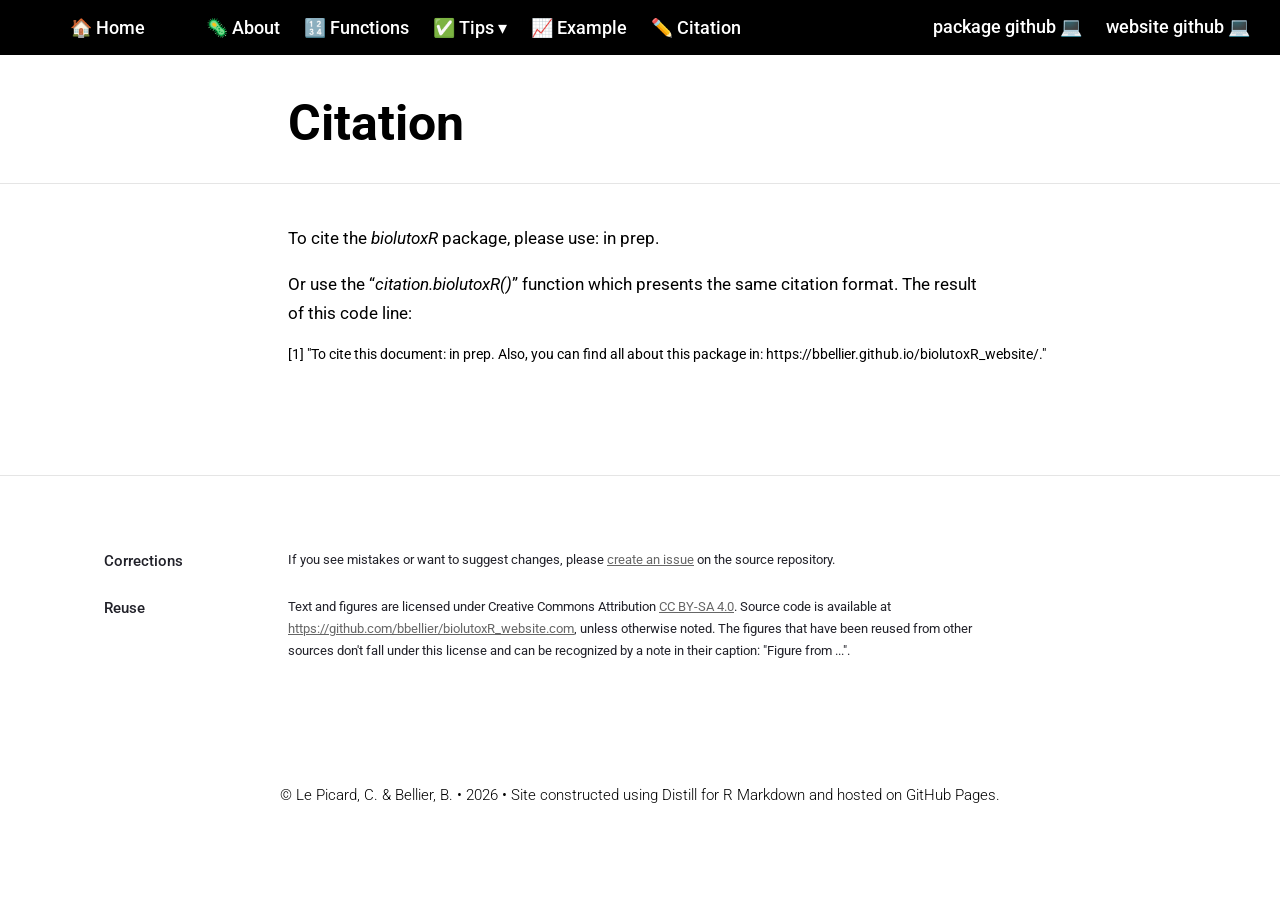
<file: docs/citation.html>
<!DOCTYPE html>

<html xmlns="http://www.w3.org/1999/xhtml" lang="" xml:lang="">

<head>
  <meta charset="utf-8"/>
  <meta name="viewport" content="width=device-width, initial-scale=1"/>
  <meta http-equiv="X-UA-Compatible" content="IE=Edge,chrome=1"/>
  <meta name="generator" content="distill" />

  <style type="text/css">
  /* Hide doc at startup (prevent jankiness while JS renders/transforms) */
  body {
    visibility: hidden;
  }
  </style>

 <!--radix_placeholder_import_source-->
 <!--/radix_placeholder_import_source-->

<style type="text/css">code{white-space: pre;}</style>
<style type="text/css" data-origin="pandoc">
html { -webkit-text-size-adjust: 100%; }
pre > code.sourceCode { white-space: pre; position: relative; }
pre > code.sourceCode > span { display: inline-block; line-height: 1.25; }
pre > code.sourceCode > span:empty { height: 1.2em; }
.sourceCode { overflow: visible; }
code.sourceCode > span { color: inherit; text-decoration: inherit; }
div.sourceCode { margin: 1em 0; }
pre.sourceCode { margin: 0; }
@media screen {
div.sourceCode { overflow: auto; }
}
@media print {
pre > code.sourceCode { white-space: pre-wrap; }
pre > code.sourceCode > span { text-indent: -5em; padding-left: 5em; }
}
pre.numberSource code
  { counter-reset: source-line 0; }
pre.numberSource code > span
  { position: relative; left: -4em; counter-increment: source-line; }
pre.numberSource code > span > a:first-child::before
  { content: counter(source-line);
    position: relative; left: -1em; text-align: right; vertical-align: baseline;
    border: none; display: inline-block;
    -webkit-touch-callout: none; -webkit-user-select: none;
    -khtml-user-select: none; -moz-user-select: none;
    -ms-user-select: none; user-select: none;
    padding: 0 4px; width: 4em;
    color: #aaaaaa;
  }
pre.numberSource { margin-left: 3em; border-left: 1px solid #aaaaaa;  padding-left: 4px; }
div.sourceCode
  { color: #00769e; background-color: #f1f3f5; }
@media screen {
pre > code.sourceCode > span > a:first-child::before { text-decoration: underline; }
}
code span { color: #00769e; } /* Normal */
code span.al { color: #ad0000; } /* Alert */
code span.an { color: #5e5e5e; } /* Annotation */
code span.at { color: #657422; } /* Attribute */
code span.bn { color: #ad0000; } /* BaseN */
code span.bu { } /* BuiltIn */
code span.cf { color: #00769e; } /* ControlFlow */
code span.ch { color: #20794d; } /* Char */
code span.cn { color: #8f5902; } /* Constant */
code span.co { color: #5e5e5e; } /* Comment */
code span.cv { color: #5e5e5e; font-style: italic; } /* CommentVar */
code span.do { color: #5e5e5e; font-style: italic; } /* Documentation */
code span.dt { color: #ad0000; } /* DataType */
code span.dv { color: #ad0000; } /* DecVal */
code span.er { color: #ad0000; } /* Error */
code span.ex { } /* Extension */
code span.fl { color: #ad0000; } /* Float */
code span.fu { color: #4758ab; } /* Function */
code span.im { } /* Import */
code span.in { color: #5e5e5e; } /* Information */
code span.kw { color: #00769e; } /* Keyword */
code span.op { color: #5e5e5e; } /* Operator */
code span.ot { color: #00769e; } /* Other */
code span.pp { color: #ad0000; } /* Preprocessor */
code span.sc { color: #5e5e5e; } /* SpecialChar */
code span.ss { color: #20794d; } /* SpecialString */
code span.st { color: #20794d; } /* String */
code span.va { color: #111111; } /* Variable */
code span.vs { color: #20794d; } /* VerbatimString */
code span.wa { color: #5e5e5e; font-style: italic; } /* Warning */
</style>


  <!--radix_placeholder_meta_tags-->
  <title>🏠 Home: Citation</title>


  <link rel="license" href="https://creativecommons.org/licenses/by-sa/4.0/"/>
  <link rel="icon" type="image/vnd.microsoft.icon" href="icons/logo.ico"/>


  <!--  https://developers.facebook.com/docs/sharing/webmasters#markup -->
  <meta property="og:title" content="🏠 Home: Citation"/>
  <meta property="og:type" content="article"/>
  <meta property="og:locale" content="en_US"/>
  <meta property="og:site_name" content="🏠 Home"/>

  <!--  https://dev.twitter.com/cards/types/summary -->
  <meta property="twitter:card" content="summary"/>
  <meta property="twitter:title" content="🏠 Home: Citation"/>

  <!--/radix_placeholder_meta_tags-->
  <!--radix_placeholder_rmarkdown_metadata-->

  <script type="text/json" id="radix-rmarkdown-metadata">
  {"type":"list","attributes":{"names":{"type":"character","attributes":{},"value":["title","output"]}},"value":[{"type":"character","attributes":{},"value":["Citation"]},{"type":"list","attributes":{"names":{"type":"character","attributes":{},"value":["distill::distill_article"]}},"value":[{"type":"list","attributes":{"names":{"type":"character","attributes":{},"value":["toc"]}},"value":[{"type":"logical","attributes":{},"value":[true]}]}]}]}
  </script>
  <!--/radix_placeholder_rmarkdown_metadata-->
  <!--radix_placeholder_navigation_in_header-->
  <meta name="distill:offset" content=""/>

  <script type="application/javascript">

    window.headroom_prevent_pin = false;

    window.document.addEventListener("DOMContentLoaded", function (event) {

      // initialize headroom for banner
      var header = $('header').get(0);
      var headerHeight = header.offsetHeight;
      var headroom = new Headroom(header, {
        tolerance: 5,
        onPin : function() {
          if (window.headroom_prevent_pin) {
            window.headroom_prevent_pin = false;
            headroom.unpin();
          }
        }
      });
      headroom.init();
      if(window.location.hash)
        headroom.unpin();
      $(header).addClass('headroom--transition');

      // offset scroll location for banner on hash change
      // (see: https://github.com/WickyNilliams/headroom.js/issues/38)
      window.addEventListener("hashchange", function(event) {
        window.scrollTo(0, window.pageYOffset - (headerHeight + 25));
      });

      // responsive menu
      $('.distill-site-header').each(function(i, val) {
        var topnav = $(this);
        var toggle = topnav.find('.nav-toggle');
        toggle.on('click', function() {
          topnav.toggleClass('responsive');
        });
      });

      // nav dropdowns
      $('.nav-dropbtn').click(function(e) {
        $(this).next('.nav-dropdown-content').toggleClass('nav-dropdown-active');
        $(this).parent().siblings('.nav-dropdown')
           .children('.nav-dropdown-content').removeClass('nav-dropdown-active');
      });
      $("body").click(function(e){
        $('.nav-dropdown-content').removeClass('nav-dropdown-active');
      });
      $(".nav-dropdown").click(function(e){
        e.stopPropagation();
      });
    });
  </script>

  <style type="text/css">

  /* Theme (user-documented overrideables for nav appearance) */

  .distill-site-nav {
    color: rgba(255, 255, 255, 0.8);
    background-color: #0F2E3D;
    font-size: 15px;
    font-weight: 300;
  }

  .distill-site-nav a {
    color: inherit;
    text-decoration: none;
  }

  .distill-site-nav a:hover {
    color: white;
  }

  @media print {
    .distill-site-nav {
      display: none;
    }
  }

  .distill-site-header {

  }

  .distill-site-footer {

  }


  /* Site Header */

  .distill-site-header {
    width: 100%;
    box-sizing: border-box;
    z-index: 3;
  }

  .distill-site-header .nav-left {
    display: inline-block;
    margin-left: 8px;
  }

  @media screen and (max-width: 768px) {
    .distill-site-header .nav-left {
      margin-left: 0;
    }
  }


  .distill-site-header .nav-right {
    float: right;
    margin-right: 8px;
  }

  .distill-site-header a,
  .distill-site-header .title {
    display: inline-block;
    text-align: center;
    padding: 14px 10px 14px 10px;
  }

  .distill-site-header .title {
    font-size: 18px;
    min-width: 150px;
  }

  .distill-site-header .logo {
    padding: 0;
  }

  .distill-site-header .logo img {
    display: none;
    max-height: 20px;
    width: auto;
    margin-bottom: -4px;
  }

  .distill-site-header .nav-image img {
    max-height: 18px;
    width: auto;
    display: inline-block;
    margin-bottom: -3px;
  }



  @media screen and (min-width: 1000px) {
    .distill-site-header .logo img {
      display: inline-block;
    }
    .distill-site-header .nav-left {
      margin-left: 20px;
    }
    .distill-site-header .nav-right {
      margin-right: 20px;
    }
    .distill-site-header .title {
      padding-left: 12px;
    }
  }


  .distill-site-header .nav-toggle {
    display: none;
  }

  .nav-dropdown {
    display: inline-block;
    position: relative;
  }

  .nav-dropdown .nav-dropbtn {
    border: none;
    outline: none;
    color: rgba(255, 255, 255, 0.8);
    padding: 16px 10px;
    background-color: transparent;
    font-family: inherit;
    font-size: inherit;
    font-weight: inherit;
    margin: 0;
    margin-top: 1px;
    z-index: 2;
  }

  .nav-dropdown-content {
    display: none;
    position: absolute;
    background-color: white;
    min-width: 200px;
    border: 1px solid rgba(0,0,0,0.15);
    border-radius: 4px;
    box-shadow: 0px 8px 16px 0px rgba(0,0,0,0.1);
    z-index: 1;
    margin-top: 2px;
    white-space: nowrap;
    padding-top: 4px;
    padding-bottom: 4px;
  }

  .nav-dropdown-content hr {
    margin-top: 4px;
    margin-bottom: 4px;
    border: none;
    border-bottom: 1px solid rgba(0, 0, 0, 0.1);
  }

  .nav-dropdown-active {
    display: block;
  }

  .nav-dropdown-content a, .nav-dropdown-content .nav-dropdown-header {
    color: black;
    padding: 6px 24px;
    text-decoration: none;
    display: block;
    text-align: left;
  }

  .nav-dropdown-content .nav-dropdown-header {
    display: block;
    padding: 5px 24px;
    padding-bottom: 0;
    text-transform: uppercase;
    font-size: 14px;
    color: #999999;
    white-space: nowrap;
  }

  .nav-dropdown:hover .nav-dropbtn {
    color: white;
  }

  .nav-dropdown-content a:hover {
    background-color: #ddd;
    color: black;
  }

  .nav-right .nav-dropdown-content {
    margin-left: -45%;
    right: 0;
  }

  @media screen and (max-width: 768px) {
    .distill-site-header a, .distill-site-header .nav-dropdown  {display: none;}
    .distill-site-header a.nav-toggle {
      float: right;
      display: block;
    }
    .distill-site-header .title {
      margin-left: 0;
    }
    .distill-site-header .nav-right {
      margin-right: 0;
    }
    .distill-site-header {
      overflow: hidden;
    }
    .nav-right .nav-dropdown-content {
      margin-left: 0;
    }
  }


  @media screen and (max-width: 768px) {
    .distill-site-header.responsive {position: relative; min-height: 500px; }
    .distill-site-header.responsive a.nav-toggle {
      position: absolute;
      right: 0;
      top: 0;
    }
    .distill-site-header.responsive a,
    .distill-site-header.responsive .nav-dropdown {
      display: block;
      text-align: left;
    }
    .distill-site-header.responsive .nav-left,
    .distill-site-header.responsive .nav-right {
      width: 100%;
    }
    .distill-site-header.responsive .nav-dropdown {float: none;}
    .distill-site-header.responsive .nav-dropdown-content {position: relative;}
    .distill-site-header.responsive .nav-dropdown .nav-dropbtn {
      display: block;
      width: 100%;
      text-align: left;
    }
  }

  /* Site Footer */

  .distill-site-footer {
    width: 100%;
    overflow: hidden;
    box-sizing: border-box;
    z-index: 3;
    margin-top: 30px;
    padding-top: 30px;
    padding-bottom: 30px;
    text-align: center;
  }

  /* Headroom */

  d-title {
    padding-top: 6rem;
  }

  @media print {
    d-title {
      padding-top: 4rem;
    }
  }

  .headroom {
    z-index: 1000;
    position: fixed;
    top: 0;
    left: 0;
    right: 0;
  }

  .headroom--transition {
    transition: all .4s ease-in-out;
  }

  .headroom--unpinned {
    top: -100px;
  }

  .headroom--pinned {
    top: 0;
  }

  /* adjust viewport for navbar height */
  /* helps vertically center bootstrap (non-distill) content */
  .min-vh-100 {
    min-height: calc(100vh - 100px) !important;
  }

  </style>

  <script src="site_libs/jquery-3.6.0/jquery-3.6.0.min.js"></script>
  <link href="site_libs/font-awesome-6.5.2/css/all.min.css" rel="stylesheet"/>
  <link href="site_libs/font-awesome-6.5.2/css/v4-shims.min.css" rel="stylesheet"/>
  <script src="site_libs/headroom-0.9.4/headroom.min.js"></script>
  <!--/radix_placeholder_navigation_in_header-->
  <!--radix_placeholder_distill-->

  <style type="text/css">

  body {
    background-color: white;
  }

  .pandoc-table {
    width: 100%;
  }

  .pandoc-table>caption {
    margin-bottom: 10px;
  }

  .pandoc-table th:not([align]) {
    text-align: left;
  }

  .pagedtable-footer {
    font-size: 15px;
  }

  d-byline .byline {
    grid-template-columns: 2fr 2fr;
  }

  d-byline .byline h3 {
    margin-block-start: 1.5em;
  }

  d-byline .byline .authors-affiliations h3 {
    margin-block-start: 0.5em;
  }

  .authors-affiliations .orcid-id {
    width: 16px;
    height:16px;
    margin-left: 4px;
    margin-right: 4px;
    vertical-align: middle;
    padding-bottom: 2px;
  }

  d-title .dt-tags {
    margin-top: 1em;
    grid-column: text;
  }

  .dt-tags .dt-tag {
    text-decoration: none;
    display: inline-block;
    color: rgba(0,0,0,0.6);
    padding: 0em 0.4em;
    margin-right: 0.5em;
    margin-bottom: 0.4em;
    font-size: 70%;
    border: 1px solid rgba(0,0,0,0.2);
    border-radius: 3px;
    text-transform: uppercase;
    font-weight: 500;
  }

  d-article table.gt_table td,
  d-article table.gt_table th {
    border-bottom: none;
    font-size: 100%;
  }

  .html-widget {
    margin-bottom: 2.0em;
  }

  .l-screen-inset {
    padding-right: 16px;
  }

  .l-screen .caption {
    margin-left: 10px;
  }

  .shaded {
    background: rgb(247, 247, 247);
    padding-top: 20px;
    padding-bottom: 20px;
    border-top: 1px solid rgba(0, 0, 0, 0.1);
    border-bottom: 1px solid rgba(0, 0, 0, 0.1);
  }

  .shaded .html-widget {
    margin-bottom: 0;
    border: 1px solid rgba(0, 0, 0, 0.1);
  }

  .shaded .shaded-content {
    background: white;
  }

  .text-output {
    margin-top: 0;
    line-height: 1.5em;
  }

  .hidden {
    display: none !important;
  }

  hr.section-separator {
    border: none;
    border-top: 1px solid rgba(0, 0, 0, 0.1);
    margin: 0px;
  }


  d-byline {
    border-top: none;
  }

  d-article {
    padding-top: 2.5rem;
    padding-bottom: 30px;
    border-top: none;
  }

  d-appendix {
    padding-top: 30px;
  }

  d-article>p>img {
    width: 100%;
  }

  d-article h2 {
    margin: 1rem 0 1.5rem 0;
  }

  d-article h3 {
    margin-top: 1.5rem;
  }

  d-article iframe {
    border: 1px solid rgba(0, 0, 0, 0.1);
    margin-bottom: 2.0em;
    width: 100%;
  }

  /* Tweak code blocks */

  d-article div.sourceCode code,
  d-article pre code {
    font-family: Consolas, Monaco, 'Andale Mono', 'Ubuntu Mono', monospace;
  }

  d-article pre,
  d-article div.sourceCode,
  d-article div.sourceCode pre {
    overflow: auto;
  }

  d-article div.sourceCode {
    background-color: white;
  }

  d-article div.sourceCode pre {
    padding-left: 10px;
    font-size: 12px;
    border-left: 2px solid rgba(0,0,0,0.1);
  }

  d-article pre {
    font-size: 12px;
    color: black;
    background: none;
    margin-top: 0;
    text-align: left;
    white-space: pre;
    word-spacing: normal;
    word-break: normal;
    word-wrap: normal;
    line-height: 1.5;

    -moz-tab-size: 4;
    -o-tab-size: 4;
    tab-size: 4;

    -webkit-hyphens: none;
    -moz-hyphens: none;
    -ms-hyphens: none;
    hyphens: none;
  }

  d-article pre a {
    border-bottom: none;
  }

  d-article pre a:hover {
    border-bottom: none;
    text-decoration: underline;
  }

  d-article details {
    grid-column: text;
    margin-bottom: 0.8em;
  }

  @media(min-width: 768px) {

  d-article pre,
  d-article div.sourceCode,
  d-article div.sourceCode pre {
    overflow: visible !important;
  }

  d-article div.sourceCode pre {
    padding-left: 18px;
    font-size: 14px;
  }

  /* tweak for Pandoc numbered line within distill */
  d-article pre.numberSource code > span {
      left: -2em;
  }

  d-article pre {
    font-size: 14px;
  }

  }

  figure img.external {
    background: white;
    border: 1px solid rgba(0, 0, 0, 0.1);
    box-shadow: 0 1px 8px rgba(0, 0, 0, 0.1);
    padding: 18px;
    box-sizing: border-box;
  }

  /* CSS for d-contents */

  .d-contents {
    grid-column: text;
    color: rgba(0,0,0,0.8);
    font-size: 0.9em;
    padding-bottom: 1em;
    margin-bottom: 1em;
    padding-bottom: 0.5em;
    margin-bottom: 1em;
    padding-left: 0.25em;
    justify-self: start;
  }

  @media(min-width: 1000px) {
    .d-contents.d-contents-float {
      height: 0;
      grid-column-start: 1;
      grid-column-end: 4;
      justify-self: center;
      padding-right: 3em;
      padding-left: 2em;
    }
  }

  .d-contents nav h3 {
    font-size: 18px;
    margin-top: 0;
    margin-bottom: 1em;
  }

  .d-contents li {
    list-style-type: none
  }

  .d-contents nav > ul {
    padding-left: 0;
  }

  .d-contents ul {
    padding-left: 1em
  }

  .d-contents nav ul li {
    margin-top: 0.6em;
    margin-bottom: 0.2em;
  }

  .d-contents nav a {
    font-size: 13px;
    border-bottom: none;
    text-decoration: none
    color: rgba(0, 0, 0, 0.8);
  }

  .d-contents nav a:hover {
    text-decoration: underline solid rgba(0, 0, 0, 0.6)
  }

  .d-contents nav > ul > li > a {
    font-weight: 600;
  }

  .d-contents nav > ul > li > ul {
    font-weight: inherit;
  }

  .d-contents nav > ul > li > ul > li {
    margin-top: 0.2em;
  }


  .d-contents nav ul {
    margin-top: 0;
    margin-bottom: 0.25em;
  }

  .d-article-with-toc h2:nth-child(2) {
    margin-top: 0;
  }


  /* Figure */

  .figure {
    position: relative;
    margin-bottom: 2.5em;
    margin-top: 1.5em;
  }

  .figure .caption {
    color: rgba(0, 0, 0, 0.6);
    font-size: 12px;
    line-height: 1.5em;
  }

  .figure img.external {
    background: white;
    border: 1px solid rgba(0, 0, 0, 0.1);
    box-shadow: 0 1px 8px rgba(0, 0, 0, 0.1);
    padding: 18px;
    box-sizing: border-box;
  }

  .figure .caption a {
    color: rgba(0, 0, 0, 0.6);
  }

  .figure .caption b,
  .figure .caption strong, {
    font-weight: 600;
    color: rgba(0, 0, 0, 1.0);
  }

  /* Citations */

  d-article .citation {
    color: inherit;
    cursor: inherit;
  }

  div.hanging-indent{
    margin-left: 1em; text-indent: -1em;
  }

  /* Citation hover box */

  .tippy-box[data-theme~=light-border] {
    background-color: rgba(250, 250, 250, 0.95);
  }

  .tippy-content > p {
    margin-bottom: 0;
    padding: 2px;
  }


  /* Tweak 1000px media break to show more text */

  @media(min-width: 1000px) {
    .base-grid,
    distill-header,
    d-title,
    d-abstract,
    d-article,
    d-appendix,
    distill-appendix,
    d-byline,
    d-footnote-list,
    d-citation-list,
    distill-footer {
      grid-template-columns: [screen-start] 1fr [page-start kicker-start] 80px [middle-start] 50px [text-start kicker-end] 65px 65px 65px 65px 65px 65px 65px 65px [text-end gutter-start] 65px [middle-end] 65px [page-end gutter-end] 1fr [screen-end];
      grid-column-gap: 16px;
    }

    .grid {
      grid-column-gap: 16px;
    }

    d-article {
      font-size: 1.06rem;
      line-height: 1.7em;
    }
    figure .caption, .figure .caption, figure figcaption {
      font-size: 13px;
    }
  }

  @media(min-width: 1180px) {
    .base-grid,
    distill-header,
    d-title,
    d-abstract,
    d-article,
    d-appendix,
    distill-appendix,
    d-byline,
    d-footnote-list,
    d-citation-list,
    distill-footer {
      grid-template-columns: [screen-start] 1fr [page-start kicker-start] 60px [middle-start] 60px [text-start kicker-end] 60px 60px 60px 60px 60px 60px 60px 60px [text-end gutter-start] 60px [middle-end] 60px [page-end gutter-end] 1fr [screen-end];
      grid-column-gap: 32px;
    }

    .grid {
      grid-column-gap: 32px;
    }
  }


  /* Get the citation styles for the appendix (not auto-injected on render since
     we do our own rendering of the citation appendix) */

  d-appendix .citation-appendix,
  .d-appendix .citation-appendix {
    font-size: 11px;
    line-height: 15px;
    border-left: 1px solid rgba(0, 0, 0, 0.1);
    padding-left: 18px;
    border: 1px solid rgba(0,0,0,0.1);
    background: rgba(0, 0, 0, 0.02);
    padding: 10px 18px;
    border-radius: 3px;
    color: rgba(150, 150, 150, 1);
    overflow: hidden;
    margin-top: -12px;
    white-space: pre-wrap;
    word-wrap: break-word;
  }

  /* Include appendix styles here so they can be overridden */

  d-appendix {
    contain: layout style;
    font-size: 0.8em;
    line-height: 1.7em;
    margin-top: 60px;
    margin-bottom: 0;
    border-top: 1px solid rgba(0, 0, 0, 0.1);
    color: rgba(0,0,0,0.5);
    padding-top: 60px;
    padding-bottom: 48px;
  }

  d-appendix h3 {
    grid-column: page-start / text-start;
    font-size: 15px;
    font-weight: 500;
    margin-top: 1em;
    margin-bottom: 0;
    color: rgba(0,0,0,0.65);
  }

  d-appendix h3 + * {
    margin-top: 1em;
  }

  d-appendix ol {
    padding: 0 0 0 15px;
  }

  @media (min-width: 768px) {
    d-appendix ol {
      padding: 0 0 0 30px;
      margin-left: -30px;
    }
  }

  d-appendix li {
    margin-bottom: 1em;
  }

  d-appendix a {
    color: rgba(0, 0, 0, 0.6);
  }

  d-appendix > * {
    grid-column: text;
  }

  d-appendix > d-footnote-list,
  d-appendix > d-citation-list,
  d-appendix > distill-appendix {
    grid-column: screen;
  }

  /* Include footnote styles here so they can be overridden */

  d-footnote-list {
    contain: layout style;
  }

  d-footnote-list > * {
    grid-column: text;
  }

  d-footnote-list a.footnote-backlink {
    color: rgba(0,0,0,0.3);
    padding-left: 0.5em;
  }



  /* Anchor.js */

  .anchorjs-link {
    /*transition: all .25s linear; */
    text-decoration: none;
    border-bottom: none;
  }
  *:hover > .anchorjs-link {
    margin-left: -1.125em !important;
    text-decoration: none;
    border-bottom: none;
  }

  /* Social footer */

  .social_footer {
    margin-top: 30px;
    margin-bottom: 0;
    color: rgba(0,0,0,0.67);
  }

  .disqus-comments {
    margin-right: 30px;
  }

  .disqus-comment-count {
    border-bottom: 1px solid rgba(0, 0, 0, 0.4);
    cursor: pointer;
  }

  #disqus_thread {
    margin-top: 30px;
  }

  .article-sharing a {
    border-bottom: none;
    margin-right: 8px;
  }

  .article-sharing a:hover {
    border-bottom: none;
  }

  .sidebar-section.subscribe {
    font-size: 12px;
    line-height: 1.6em;
  }

  .subscribe p {
    margin-bottom: 0.5em;
  }


  .article-footer .subscribe {
    font-size: 15px;
    margin-top: 45px;
  }


  .sidebar-section.custom {
    font-size: 12px;
    line-height: 1.6em;
  }

  .custom p {
    margin-bottom: 0.5em;
  }

  /* Styles for listing layout (hide title) */
  .layout-listing d-title, .layout-listing .d-title {
    display: none;
  }

  /* Styles for posts lists (not auto-injected) */


  .posts-with-sidebar {
    padding-left: 45px;
    padding-right: 45px;
  }

  .posts-list .description h2,
  .posts-list .description p {
    font-family: -apple-system, BlinkMacSystemFont, "Segoe UI", Roboto, Oxygen, Ubuntu, Cantarell, "Fira Sans", "Droid Sans", "Helvetica Neue", Arial, sans-serif;
  }

  .posts-list .description h2 {
    font-weight: 700;
    border-bottom: none;
    padding-bottom: 0;
  }

  .posts-list h2.post-tag {
    border-bottom: 1px solid rgba(0, 0, 0, 0.2);
    padding-bottom: 12px;
  }
  .posts-list {
    margin-top: 60px;
    margin-bottom: 24px;
  }

  .posts-list .post-preview {
    text-decoration: none;
    overflow: hidden;
    display: block;
    border-bottom: 1px solid rgba(0, 0, 0, 0.1);
    padding: 24px 0;
  }

  .post-preview-last {
    border-bottom: none !important;
  }

  .posts-list .posts-list-caption {
    grid-column: screen;
    font-weight: 400;
  }

  .posts-list .post-preview h2 {
    margin: 0 0 6px 0;
    line-height: 1.2em;
    font-style: normal;
    font-size: 24px;
  }

  .posts-list .post-preview p {
    margin: 0 0 12px 0;
    line-height: 1.4em;
    font-size: 16px;
  }

  .posts-list .post-preview .thumbnail {
    box-sizing: border-box;
    margin-bottom: 24px;
    position: relative;
    max-width: 500px;
  }
  .posts-list .post-preview img {
    width: 100%;
    display: block;
  }

  .posts-list .metadata {
    font-size: 12px;
    line-height: 1.4em;
    margin-bottom: 18px;
  }

  .posts-list .metadata > * {
    display: inline-block;
  }

  .posts-list .metadata .publishedDate {
    margin-right: 2em;
  }

  .posts-list .metadata .dt-authors {
    display: block;
    margin-top: 0.3em;
    margin-right: 2em;
  }

  .posts-list .dt-tags {
    display: block;
    line-height: 1em;
  }

  .posts-list .dt-tags .dt-tag {
    display: inline-block;
    color: rgba(0,0,0,0.6);
    padding: 0.3em 0.4em;
    margin-right: 0.2em;
    margin-bottom: 0.4em;
    font-size: 60%;
    border: 1px solid rgba(0,0,0,0.2);
    border-radius: 3px;
    text-transform: uppercase;
    font-weight: 500;
  }

  .posts-list img {
    opacity: 1;
  }

  .posts-list img[data-src] {
    opacity: 0;
  }

  .posts-more {
    clear: both;
  }


  .posts-sidebar {
    font-size: 16px;
  }

  .posts-sidebar h3 {
    font-size: 16px;
    margin-top: 0;
    margin-bottom: 0.5em;
    font-weight: 400;
    text-transform: uppercase;
  }

  .sidebar-section {
    margin-bottom: 30px;
  }

  .categories ul {
    list-style-type: none;
    margin: 0;
    padding: 0;
  }

  .categories li {
    color: rgba(0, 0, 0, 0.8);
    margin-bottom: 0;
  }

  .categories li>a {
    border-bottom: none;
  }

  .categories li>a:hover {
    border-bottom: 1px solid rgba(0, 0, 0, 0.4);
  }

  .categories .active {
    font-weight: 600;
  }

  .categories .category-count {
    color: rgba(0, 0, 0, 0.4);
  }


  @media(min-width: 768px) {
    .posts-list .post-preview h2 {
      font-size: 26px;
    }
    .posts-list .post-preview .thumbnail {
      float: right;
      width: 30%;
      margin-bottom: 0;
    }
    .posts-list .post-preview .description {
      float: left;
      width: 45%;
    }
    .posts-list .post-preview .metadata {
      float: left;
      width: 20%;
      margin-top: 8px;
    }
    .posts-list .post-preview p {
      margin: 0 0 12px 0;
      line-height: 1.5em;
      font-size: 16px;
    }
    .posts-with-sidebar .posts-list {
      float: left;
      width: 75%;
    }
    .posts-with-sidebar .posts-sidebar {
      float: right;
      width: 20%;
      margin-top: 60px;
      padding-top: 24px;
      padding-bottom: 24px;
    }
  }


  /* Improve display for browsers without grid (IE/Edge <= 15) */

  .downlevel {
    line-height: 1.6em;
    font-family: -apple-system, BlinkMacSystemFont, "Segoe UI", Roboto, Oxygen, Ubuntu, Cantarell, "Fira Sans", "Droid Sans", "Helvetica Neue", Arial, sans-serif;
    margin: 0;
  }

  .downlevel .d-title {
    padding-top: 6rem;
    padding-bottom: 1.5rem;
  }

  .downlevel .d-title h1 {
    font-size: 50px;
    font-weight: 700;
    line-height: 1.1em;
    margin: 0 0 0.5rem;
  }

  .downlevel .d-title p {
    font-weight: 300;
    font-size: 1.2rem;
    line-height: 1.55em;
    margin-top: 0;
  }

  .downlevel .d-byline {
    padding-top: 0.8em;
    padding-bottom: 0.8em;
    font-size: 0.8rem;
    line-height: 1.8em;
  }

  .downlevel .section-separator {
    border: none;
    border-top: 1px solid rgba(0, 0, 0, 0.1);
  }

  .downlevel .d-article {
    font-size: 1.06rem;
    line-height: 1.7em;
    padding-top: 1rem;
    padding-bottom: 2rem;
  }


  .downlevel .d-appendix {
    padding-left: 0;
    padding-right: 0;
    max-width: none;
    font-size: 0.8em;
    line-height: 1.7em;
    margin-bottom: 0;
    color: rgba(0,0,0,0.5);
    padding-top: 40px;
    padding-bottom: 48px;
  }

  .downlevel .footnotes ol {
    padding-left: 13px;
  }

  .downlevel .base-grid,
  .downlevel .distill-header,
  .downlevel .d-title,
  .downlevel .d-abstract,
  .downlevel .d-article,
  .downlevel .d-appendix,
  .downlevel .distill-appendix,
  .downlevel .d-byline,
  .downlevel .d-footnote-list,
  .downlevel .d-citation-list,
  .downlevel .distill-footer,
  .downlevel .appendix-bottom,
  .downlevel .posts-container {
    padding-left: 40px;
    padding-right: 40px;
  }

  @media(min-width: 768px) {
    .downlevel .base-grid,
    .downlevel .distill-header,
    .downlevel .d-title,
    .downlevel .d-abstract,
    .downlevel .d-article,
    .downlevel .d-appendix,
    .downlevel .distill-appendix,
    .downlevel .d-byline,
    .downlevel .d-footnote-list,
    .downlevel .d-citation-list,
    .downlevel .distill-footer,
    .downlevel .appendix-bottom,
    .downlevel .posts-container {
    padding-left: 150px;
    padding-right: 150px;
    max-width: 900px;
  }
  }

  .downlevel pre code {
    display: block;
    border-left: 2px solid rgba(0, 0, 0, .1);
    padding: 0 0 0 20px;
    font-size: 14px;
  }

  .downlevel code, .downlevel pre {
    color: black;
    background: none;
    font-family: Consolas, Monaco, 'Andale Mono', 'Ubuntu Mono', monospace;
    text-align: left;
    white-space: pre;
    word-spacing: normal;
    word-break: normal;
    word-wrap: normal;
    line-height: 1.5;

    -moz-tab-size: 4;
    -o-tab-size: 4;
    tab-size: 4;

    -webkit-hyphens: none;
    -moz-hyphens: none;
    -ms-hyphens: none;
    hyphens: none;
  }

  .downlevel .posts-list .post-preview {
    color: inherit;
  }



  </style>

  <script type="application/javascript">

  function is_downlevel_browser() {
    if (bowser.isUnsupportedBrowser({ msie: "12", msedge: "16"},
                                   window.navigator.userAgent)) {
      return true;
    } else {
      return window.load_distill_framework === undefined;
    }
  }

  // show body when load is complete
  function on_load_complete() {

    // add anchors
    if (window.anchors) {
      window.anchors.options.placement = 'left';
      window.anchors.add('d-article > h2, d-article > h3, d-article > h4, d-article > h5');
    }


    // set body to visible
    document.body.style.visibility = 'visible';

    // force redraw for leaflet widgets
    if (window.HTMLWidgets) {
      var maps = window.HTMLWidgets.findAll(".leaflet");
      $.each(maps, function(i, el) {
        var map = this.getMap();
        map.invalidateSize();
        map.eachLayer(function(layer) {
          if (layer instanceof L.TileLayer)
            layer.redraw();
        });
      });
    }

    // trigger 'shown' so htmlwidgets resize
    $('d-article').trigger('shown');
  }

  function init_distill() {

    init_common();

    // create front matter
    var front_matter = $('<d-front-matter></d-front-matter>');
    $('#distill-front-matter').wrap(front_matter);

    // create d-title
    $('.d-title').changeElementType('d-title');

    // separator
    var separator = '<hr class="section-separator" style="clear: both"/>';
    // prepend separator above appendix
    $('.d-byline').before(separator);
    $('.d-article').before(separator);

    // create d-byline
    var byline = $('<d-byline></d-byline>');
    $('.d-byline').replaceWith(byline);

    // create d-article
    var article = $('<d-article></d-article>');
    $('.d-article').wrap(article).children().unwrap();

    // move posts container into article
    $('.posts-container').appendTo($('d-article'));

    // create d-appendix
    $('.d-appendix').changeElementType('d-appendix');

    // flag indicating that we have appendix items
    var appendix = $('.appendix-bottom').children('h3').length > 0;

    // replace footnotes with <d-footnote>
    $('.footnote-ref').each(function(i, val) {
      appendix = true;
      var href = $(this).attr('href');
      var id = href.replace('#', '');
      var fn = $('#' + id);
      var fn_p = $('#' + id + '>p');
      fn_p.find('.footnote-back').remove();
      var text = fn_p.html();
      var dtfn = $('<d-footnote></d-footnote>');
      dtfn.html(text);
      $(this).replaceWith(dtfn);
    });
    // remove footnotes
    $('.footnotes').remove();

    // move refs into #references-listing
    $('#references-listing').replaceWith($('#refs'));

    $('h1.appendix, h2.appendix').each(function(i, val) {
      $(this).changeElementType('h3');
    });
    $('h3.appendix').each(function(i, val) {
      var id = $(this).attr('id');
      $('.d-contents a[href="#' + id + '"]').parent().remove();
      appendix = true;
      $(this).nextUntil($('h1, h2, h3')).addBack().appendTo($('d-appendix'));
    });

    // show d-appendix if we have appendix content
    $("d-appendix").css('display', appendix ? 'grid' : 'none');

    // localize layout chunks to just output
    $('.layout-chunk').each(function(i, val) {

      // capture layout
      var layout = $(this).attr('data-layout');

      // apply layout to markdown level block elements
      var elements = $(this).children().not('details, div.sourceCode, pre, script');
      elements.each(function(i, el) {
        var layout_div = $('<div class="' + layout + '"></div>');
        if (layout_div.hasClass('shaded')) {
          var shaded_content = $('<div class="shaded-content"></div>');
          $(this).wrap(shaded_content);
          $(this).parent().wrap(layout_div);
        } else {
          $(this).wrap(layout_div);
        }
      });


      // unwrap the layout-chunk div
      $(this).children().unwrap();
    });

    // remove code block used to force  highlighting css
    $('.distill-force-highlighting-css').parent().remove();

    // remove empty line numbers inserted by pandoc when using a
    // custom syntax highlighting theme, except when numbering line
    // in code chunk
    $('pre:not(.numberLines) code.sourceCode a:empty').remove();

    // load distill framework
    load_distill_framework();

    // wait for window.distillRunlevel == 4 to do post processing
    function distill_post_process() {

      if (!window.distillRunlevel || window.distillRunlevel < 4)
        return;

      // hide author/affiliations entirely if we have no authors
      var front_matter = JSON.parse($("#distill-front-matter").html());
      var have_authors = front_matter.authors && front_matter.authors.length > 0;
      if (!have_authors)
        $('d-byline').addClass('hidden');

      // article with toc class
      $('.d-contents').parent().addClass('d-article-with-toc');

      // strip links that point to #
      $('.authors-affiliations').find('a[href="#"]').removeAttr('href');

      // add orcid ids
      $('.authors-affiliations').find('.author').each(function(i, el) {
        var orcid_id = front_matter.authors[i].orcidID;
        var author_name = front_matter.authors[i].author
        if (orcid_id) {
          var a = $('<a></a>');
          a.attr('href', 'https://orcid.org/' + orcid_id);
          var img = $('<img></img>');
          img.addClass('orcid-id');
          img.attr('alt', author_name ? 'ORCID ID for ' + author_name : 'ORCID ID');
          img.attr('src','[data-uri]');
          a.append(img);
          $(this).append(a);
        }
      });

      // hide elements of author/affiliations grid that have no value
      function hide_byline_column(caption) {
        $('d-byline').find('h3:contains("' + caption + '")').parent().css('visibility', 'hidden');
      }

      // affiliations
      var have_affiliations = false;
      for (var i = 0; i<front_matter.authors.length; ++i) {
        var author = front_matter.authors[i];
        if (author.affiliation !== "&nbsp;") {
          have_affiliations = true;
          break;
        }
      }
      if (!have_affiliations)
        $('d-byline').find('h3:contains("Affiliations")').css('visibility', 'hidden');

      // published date
      if (!front_matter.publishedDate)
        hide_byline_column("Published");

      // document object identifier
      var doi = $('d-byline').find('h3:contains("DOI")');
      var doi_p = doi.next().empty();
      if (!front_matter.doi) {
        // if we have a citation and valid citationText then link to that
        if ($('#citation').length > 0 && front_matter.citationText) {
          doi.html('Citation');
          $('<a href="#citation"></a>')
            .text(front_matter.citationText)
            .appendTo(doi_p);
        } else {
          hide_byline_column("DOI");
        }
      } else {
        $('<a></a>')
           .attr('href', "https://doi.org/" + front_matter.doi)
           .html(front_matter.doi)
           .appendTo(doi_p);
      }

       // change plural form of authors/affiliations
      if (front_matter.authors.length === 1) {
        var grid = $('.authors-affiliations');
        grid.children('h3:contains("Authors")').text('Author');
        grid.children('h3:contains("Affiliations")').text('Affiliation');
      }

      // remove d-appendix and d-footnote-list local styles
      $('d-appendix > style:first-child').remove();
      $('d-footnote-list > style:first-child').remove();

      // move appendix-bottom entries to the bottom
      $('.appendix-bottom').appendTo('d-appendix').children().unwrap();
      $('.appendix-bottom').remove();

      // hoverable references
      $('span.citation[data-cites]').each(function() {
        const citeChild = $(this).children()[0]
        // Do not process if @xyz has been used without escaping and without bibliography activated
        // https://github.com/rstudio/distill/issues/466
        if (citeChild === undefined) return true

        if (citeChild.nodeName == "D-FOOTNOTE") {
          var fn = citeChild
          $(this).html(fn.shadowRoot.querySelector("sup"))
          $(this).id = fn.id
          fn.remove()
        }
        var refs = $(this).attr('data-cites').split(" ");
        var refHtml = refs.map(function(ref) {
          // Could use CSS.escape too here, we insure backward compatibility in navigator
          return "<p>" + $('div[id="ref-' + ref + '"]').html() + "</p>";
        }).join("\n");
        window.tippy(this, {
          allowHTML: true,
          content: refHtml,
          maxWidth: 500,
          interactive: true,
          interactiveBorder: 10,
          theme: 'light-border',
          placement: 'bottom-start'
        });
      });

      // fix footnotes in tables (#411)
      // replacing broken distill.pub feature
      $('table d-footnote').each(function() {
        // we replace internal showAtNode methode which is triggered when hovering a footnote
        this.hoverBox.showAtNode = function(node) {
          // ported from https://github.com/distillpub/template/pull/105/files
          calcOffset = function(elem) {
              let x = elem.offsetLeft;
              let y = elem.offsetTop;
              // Traverse upwards until an `absolute` element is found or `elem`
              // becomes null.
              while (elem = elem.offsetParent && elem.style.position != 'absolute') {
                  x += elem.offsetLeft;
                  y += elem.offsetTop;
              }

              return { left: x, top: y };
          }
          // https://developer.mozilla.org/en-US/docs/Web/API/HTMLElement/offsetTop
          const bbox = node.getBoundingClientRect();
          const offset = calcOffset(node);
          this.show([offset.left + bbox.width, offset.top + bbox.height]);
        }
      })

      // clear polling timer
      clearInterval(tid);

      // show body now that everything is ready
      on_load_complete();
    }

    var tid = setInterval(distill_post_process, 50);
    distill_post_process();

  }

  function init_downlevel() {

    init_common();

     // insert hr after d-title
    $('.d-title').after($('<hr class="section-separator"/>'));

    // check if we have authors
    var front_matter = JSON.parse($("#distill-front-matter").html());
    var have_authors = front_matter.authors && front_matter.authors.length > 0;

    // manage byline/border
    if (!have_authors)
      $('.d-byline').remove();
    $('.d-byline').after($('<hr class="section-separator"/>'));
    $('.d-byline a').remove();

    // remove toc
    $('.d-contents').remove();

    // move appendix elements
    $('h1.appendix, h2.appendix').each(function(i, val) {
      $(this).changeElementType('h3');
    });
    $('h3.appendix').each(function(i, val) {
      $(this).nextUntil($('h1, h2, h3')).addBack().appendTo($('.d-appendix'));
    });


    // inject headers into references and footnotes
    var refs_header = $('<h3></h3>');
    refs_header.text('References');
    $('#refs').prepend(refs_header);

    var footnotes_header = $('<h3></h3');
    footnotes_header.text('Footnotes');
    $('.footnotes').children('hr').first().replaceWith(footnotes_header);

    // move appendix-bottom entries to the bottom
    $('.appendix-bottom').appendTo('.d-appendix').children().unwrap();
    $('.appendix-bottom').remove();

    // remove appendix if it's empty
    if ($('.d-appendix').children().length === 0)
      $('.d-appendix').remove();

    // prepend separator above appendix
    $('.d-appendix').before($('<hr class="section-separator" style="clear: both"/>'));

    // trim code
    $('pre>code').each(function(i, val) {
      $(this).html($.trim($(this).html()));
    });

    // move posts-container right before article
    $('.posts-container').insertBefore($('.d-article'));

    $('body').addClass('downlevel');

    on_load_complete();
  }


  function init_common() {

    // jquery plugin to change element types
    (function($) {
      $.fn.changeElementType = function(newType) {
        var attrs = {};

        $.each(this[0].attributes, function(idx, attr) {
          attrs[attr.nodeName] = attr.nodeValue;
        });

        this.replaceWith(function() {
          return $("<" + newType + "/>", attrs).append($(this).contents());
        });
      };
    })(jQuery);

    // prevent underline for linked images
    $('a > img').parent().css({'border-bottom' : 'none'});

    // mark non-body figures created by knitr chunks as 100% width
    $('.layout-chunk').each(function(i, val) {
      var figures = $(this).find('img, .html-widget');
      // ignore leaflet img layers (#106)
      figures = figures.filter(':not(img[class*="leaflet"])')
      if ($(this).attr('data-layout') !== "l-body") {
        figures.css('width', '100%');
      } else {
        figures.css('max-width', '100%');
        figures.filter("[width]").each(function(i, val) {
          var fig = $(this);
          fig.css('width', fig.attr('width') + 'px');
        });

      }
    });

    // auto-append index.html to post-preview links in file: protocol
    // and in rstudio ide preview
    $('.post-preview').each(function(i, val) {
      if (window.location.protocol === "file:")
        $(this).attr('href', $(this).attr('href') + "index.html");
    });

    // get rid of index.html references in header
    if (window.location.protocol !== "file:") {
      $('.distill-site-header a[href]').each(function(i,val) {
        $(this).attr('href', $(this).attr('href').replace(/^index[.]html/, "./"));
      });
    }

    // add class to pandoc style tables
    $('tr.header').parent('thead').parent('table').addClass('pandoc-table');
    $('.kable-table').children('table').addClass('pandoc-table');

    // add figcaption style to table captions
    $('caption').parent('table').addClass("figcaption");

    // initialize posts list
    if (window.init_posts_list)
      window.init_posts_list();

    // implmement disqus comment link
    $('.disqus-comment-count').click(function() {
      window.headroom_prevent_pin = true;
      $('#disqus_thread').toggleClass('hidden');
      if (!$('#disqus_thread').hasClass('hidden')) {
        var offset = $(this).offset();
        $(window).resize();
        $('html, body').animate({
          scrollTop: offset.top - 35
        });
      }
    });
  }

  document.addEventListener('DOMContentLoaded', function() {
    if (is_downlevel_browser())
      init_downlevel();
    else
      window.addEventListener('WebComponentsReady', init_distill);
  });

  </script>

  <style type="text/css">
  /* base variables */

  /* Edit the CSS properties in this file to create a custom
     Distill theme. Only edit values in the right column
     for each row; values shown are the CSS defaults.
     To return any property to the default,
     you may set its value to: unset
     All rows must end with a semi-colon.                      */

  /* Optional: embed custom fonts here with `@import`          */
  /* This must remain at the top of this file.                 */



  html {
    /*-- Main font sizes --*/
    --title-size:      50px;
    --body-size:       1.06rem;
    --code-size:       14px;
    --aside-size:      12px;
    --fig-cap-size:    13px;
    /*-- Main font colors --*/
    --title-color:     #000000;
    --header-color:    rgba(0, 0, 0, 0.8);
    --body-color:      rgba(0, 0, 0, 0.8);
    --aside-color:     rgba(0, 0, 0, 0.6);
    --fig-cap-color:   rgba(0, 0, 0, 0.6);
    /*-- Specify custom fonts ~~~ must be imported above   --*/
    --heading-font:    sans-serif;
    --mono-font:       monospace;
    --body-font:       sans-serif;
    --navbar-font:     sans-serif;  /* websites + blogs only */
  }

  /*-- ARTICLE METADATA --*/
  d-byline {
    --heading-size:    0.6rem;
    --heading-color:   rgba(0, 0, 0, 0.5);
    --body-size:       0.8rem;
    --body-color:      rgba(0, 0, 0, 0.8);
  }

  /*-- ARTICLE TABLE OF CONTENTS --*/
  .d-contents {
    --heading-size:    18px;
    --contents-size:   13px;
  }

  /*-- ARTICLE APPENDIX --*/
  d-appendix {
    --heading-size:    15px;
    --heading-color:   rgba(0, 0, 0, 0.65);
    --text-size:       0.8em;
    --text-color:      rgba(0, 0, 0, 0.5);
  }

  /*-- WEBSITE HEADER + FOOTER --*/
  /* These properties only apply to Distill sites and blogs  */

  .distill-site-header {
    --title-size:       18px;
    --text-color:       rgba(255, 255, 255, 0.8);
    --text-size:        15px;
    --hover-color:      white;
    --bkgd-color:       #0F2E3D;
  }

  .distill-site-footer {
    --text-color:       rgba(255, 255, 255, 0.8);
    --text-size:        15px;
    --hover-color:      white;
    --bkgd-color:       #0F2E3D;
  }

  /*-- Additional custom styles --*/
  /* Add any additional CSS rules below                      */
  </style>
  <style type="text/css">/* Import des polices */
  @import url('https://fonts.googleapis.com/css2?family=Roboto:ital,wght@0,100;0,300;0,400;0,500;0,700;0,900;1,100;1,300;1,400;1,500;1,700;1,900&display=swap');

  /* Racine */
  :root {
    /* Polices */
    --font-body: "Roboto", "sans-serif";
    --font-header: "Roboto", "sans-serif";
    --font-mono: "Roboto", "sans-serif";
    /* Couleurs */
    --color-black:        #000000;
    --color-blue:         #000000;
    --color-light-blue:   #9ac9e0;
    --color-white:        #ffffff;
  }

  html {
    /*-- Main font sizes --*/
    --title-size:      50px;
    --body-size:       1.06rem;
    --code-size:       14px;
    --aside-size:      12px;
    --fig-cap-size:    13px;
    /*-- Main font colors --*/
    --title-color:     var(--color-blue);
    --header-color:    var(--color-black);
    --body-color:      var(--color-black);
    /*-- Specify custom fonts --*/
    --heading-font:    var(--font-header);
    --mono-font:       var(--font-mono);
    --body-font:       var(--font-body);
    --navbar-font:     var(--font-header);
  }

  /*-- METADATA --*/
  d-byline {
    --heading-size:    0.6rem;
    --heading-color:   #212129;
    --body-size:       0.8rem;
    --body-color:      #212129;
  }

  /*-- TABLE OF CONTENTS --*/
  .d-contents {
    --heading-size:    18px;
    --contents-size:   13px;
  }

  /*-- APPENDIX --*/
  d-appendix {
    --heading-size:    15px;
    --heading-color:   #212129;
    --text-size:       0.8em;
    --text-color:      #212129;
  }

  /*-- HEADER + FOOTER --*/

  .distill-site-header {
    --title-size:       18px;
    --text-color:       var(--color-white);
    --text-size:        18px;
    --hover-color:      var(--color-light-blue);
    --bkgd-color:       var(--color-blue);
    font-weight:        500;
  }

  .distill-site-footer {
    --text-color:       var(--color-black);
    --text-size:        15px;
    --hover-color:      var(--color-light-blue);
    --bkgd-color:       var(--color-white);
  }

  .distill-site-footer p {
      margin-bottom: 0em;
  }

  /* Buttons on home page */

  .btn-outline-dark {
      background-color: var(--color-blue);
      color: var(--color-white);
      border: 0px;
  }

  .btn-outline-dark:hover {
      background-color: var(--color-light-blue);
  }</style>
  <style type="text/css">
  /* base style */

  /* FONT FAMILIES */

  :root {
    --heading-default: -apple-system, BlinkMacSystemFont, "Segoe UI", Roboto, Oxygen, Ubuntu, Cantarell, "Fira Sans", "Droid Sans", "Helvetica Neue", Arial, sans-serif;
    --mono-default: Consolas, Monaco, 'Andale Mono', 'Ubuntu Mono', monospace;
    --body-default: -apple-system, BlinkMacSystemFont, "Segoe UI", Roboto, Oxygen, Ubuntu, Cantarell, "Fira Sans", "Droid Sans", "Helvetica Neue", Arial, sans-serif;
  }

  body,
  .posts-list .post-preview p,
  .posts-list .description p {
    font-family: var(--body-font), var(--body-default);
  }

  h1, h2, h3, h4, h5, h6,
  .posts-list .post-preview h2,
  .posts-list .description h2 {
    font-family: var(--heading-font), var(--heading-default);
  }

  d-article div.sourceCode code,
  d-article pre code {
    font-family: var(--mono-font), var(--mono-default);
  }


  /*-- TITLE --*/
  d-title h1,
  .posts-list > h1 {
    color: var(--title-color, black);
  }

  d-title h1 {
    font-size: var(--title-size, 50px);
  }

  /*-- HEADERS --*/
  d-article h1,
  d-article h2,
  d-article h3,
  d-article h4,
  d-article h5,
  d-article h6 {
    color: var(--header-color, rgba(0, 0, 0, 0.8));
  }

  /*-- BODY --*/
  d-article > p,  /* only text inside of <p> tags */
  d-article > ul, /* lists */
  d-article > ol {
    color: var(--body-color, rgba(0, 0, 0, 0.8));
    font-size: var(--body-size, 1.06rem);
  }


  /*-- CODE --*/
  d-article div.sourceCode code,
  d-article pre code {
    font-size: var(--code-size, 14px);
  }

  /*-- ASIDE --*/
  d-article aside {
    font-size: var(--aside-size, 12px);
    color: var(--aside-color, rgba(0, 0, 0, 0.6));
  }

  /*-- FIGURE CAPTIONS --*/
  figure .caption,
  figure figcaption,
  .figure .caption {
    font-size: var(--fig-cap-size, 13px);
    color: var(--fig-cap-color, rgba(0, 0, 0, 0.6));
  }

  /*-- METADATA --*/
  d-byline h3 {
    font-size: var(--heading-size, 0.6rem);
    color: var(--heading-color, rgba(0, 0, 0, 0.5));
  }

  d-byline {
    font-size: var(--body-size, 0.8rem);
    color: var(--body-color, rgba(0, 0, 0, 0.8));
  }

  d-byline a,
  d-article d-byline a {
    color: var(--body-color, rgba(0, 0, 0, 0.8));
  }

  /*-- TABLE OF CONTENTS --*/
  .d-contents nav h3 {
    font-size: var(--heading-size, 18px);
  }

  .d-contents nav a {
    font-size: var(--contents-size, 13px);
  }

  /*-- APPENDIX --*/
  d-appendix h3 {
    font-size: var(--heading-size, 15px);
    color: var(--heading-color, rgba(0, 0, 0, 0.65));
  }

  d-appendix {
    font-size: var(--text-size, 0.8em);
    color: var(--text-color, rgba(0, 0, 0, 0.5));
  }

  d-appendix d-footnote-list a.footnote-backlink {
    color: var(--text-color, rgba(0, 0, 0, 0.5));
  }

  /*-- WEBSITE HEADER + FOOTER --*/
  .distill-site-header .title {
    font-size: var(--title-size, 18px);
    font-family: var(--navbar-font), var(--heading-default);
  }

  .distill-site-header a,
  .nav-dropdown .nav-dropbtn {
    font-family: var(--navbar-font), var(--heading-default);
  }

  .nav-dropdown .nav-dropbtn {
    color: var(--text-color, rgba(255, 255, 255, 0.8));
    font-size: var(--text-size, 15px);
  }

  .distill-site-header a:hover,
  .nav-dropdown:hover .nav-dropbtn {
    color: var(--hover-color, white);
  }

  .distill-site-header {
    font-size: var(--text-size, 15px);
    color: var(--text-color, rgba(255, 255, 255, 0.8));
    background-color: var(--bkgd-color, #0F2E3D);
  }

  .distill-site-footer {
    font-size: var(--text-size, 15px);
    color: var(--text-color, rgba(255, 255, 255, 0.8));
    background-color: var(--bkgd-color, #0F2E3D);
  }

  .distill-site-footer a:hover {
    color: var(--hover-color, white);
  }</style>
  <!--/radix_placeholder_distill-->
  <script src="site_libs/header-attrs-2.29/header-attrs.js"></script>
  <script src="site_libs/popper-2.6.0/popper.min.js"></script>
  <link href="site_libs/tippy-6.2.7/tippy.css" rel="stylesheet" />
  <link href="site_libs/tippy-6.2.7/tippy-light-border.css" rel="stylesheet" />
  <script src="site_libs/tippy-6.2.7/tippy.umd.min.js"></script>
  <script src="site_libs/anchor-4.2.2/anchor.min.js"></script>
  <script src="site_libs/bowser-1.9.3/bowser.min.js"></script>
  <script src="site_libs/webcomponents-2.0.0/webcomponents.js"></script>
  <script src="site_libs/distill-2.2.21/template.v2.js"></script>
  <!--radix_placeholder_site_in_header-->
  <style type="text/css">
  /* Import des polices */
  @import url('https://fonts.googleapis.com/css2?family=Roboto:ital,wght@0,100;0,300;0,400;0,500;0,700;0,900;1,100;1,300;1,400;1,500;1,700;1,900&display=swap');

  /* Racine */
  :root {
    /* Polices */
    --font-body: "Roboto", "sans-serif";
    --font-header: "Roboto", "sans-serif";
    --font-mono: "Roboto", "sans-serif";
    /* Couleurs */
    --color-black:        #000000;
    --color-blue:         #000000;
    --color-light-blue:   #9ac9e0;
    --color-white:        #ffffff;
  }

  html {
    /*-- Main font sizes --*/
    --title-size:      50px;
    --body-size:       1.06rem;
    --code-size:       14px;
    --aside-size:      12px;
    --fig-cap-size:    13px;
    /*-- Main font colors --*/
    --title-color:     var(--color-blue);
    --header-color:    var(--color-black);
    --body-color:      var(--color-black);
    /*-- Specify custom fonts --*/
    --heading-font:    var(--font-header);
    --mono-font:       var(--font-mono);
    --body-font:       var(--font-body);
    --navbar-font:     var(--font-header);
  }

  /*-- METADATA --*/
  d-byline {
    --heading-size:    0.6rem;
    --heading-color:   #212129;
    --body-size:       0.8rem;
    --body-color:      #212129;
  }

  /*-- TABLE OF CONTENTS --*/
  .d-contents {
    --heading-size:    18px;
    --contents-size:   13px;
  }

  /*-- APPENDIX --*/
  d-appendix {
    --heading-size:    15px;
    --heading-color:   #212129;
    --text-size:       0.8em;
    --text-color:      #212129;
  }

  /*-- HEADER + FOOTER --*/

  .distill-site-header {
    --title-size:       18px;
    --text-color:       var(--color-white);
    --text-size:        18px;
    --hover-color:      var(--color-light-blue);
    --bkgd-color:       var(--color-blue);
    font-weight:        500;
  }

  .distill-site-footer {
    --text-color:       var(--color-black);
    --text-size:        15px;
    --hover-color:      var(--color-light-blue);
    --bkgd-color:       var(--color-white);
  }

  .distill-site-footer p {
      margin-bottom: 0em;
  }

  /* Buttons on home page */

  .btn-outline-dark {
      background-color: var(--color-blue);
      color: var(--color-white);
      border: 0px;
  }

  .btn-outline-dark:hover {
      background-color: var(--color-light-blue);
  }
  </style>
  <!--/radix_placeholder_site_in_header-->

  <link rel="stylesheet" href="style/style_biolutoxR.css" type="text/css"/>

</head>

<body>

<!--radix_placeholder_front_matter-->

<script id="distill-front-matter" type="text/json">
{"title":"Citation","authors":[]}
</script>

<!--/radix_placeholder_front_matter-->
<!--radix_placeholder_navigation_before_body-->
<header class="header header--fixed" role="banner">
<nav class="distill-site-nav distill-site-header">
<div class="nav-left">
<a href="index.html" class="title">🏠 Home</a>
<a href="about.html">🦠 About</a>
<a href="functions.html">🔢 Functions</a>
<div class="nav-dropdown">
<button class="nav-dropbtn">
✅ Tips
 
<span class="down-arrow">&#x25BE;</span>
</button>
<div class="nav-dropdown-content">
<a href="format.html">.xlsx format</a>
</div>
</div>
<a href="example.html">📈 Example</a>
<a href="citation.html">✏️ Citation</a>
</div>
<div class="nav-right">
<a href="https://github.com/bbellier/biolutoxR_package">package github 💻</a>
<a href="https://github.com/bbellier/biolutoxR_website">website github 💻</a>
<a href="javascript:void(0);" class="nav-toggle">&#9776;</a>
</div>
</nav>
</header>
<!--/radix_placeholder_navigation_before_body-->
<!--radix_placeholder_site_before_body-->
<!--/radix_placeholder_site_before_body-->

<div class="d-title">
<h1>Citation</h1>

<!--radix_placeholder_categories-->
<!--/radix_placeholder_categories-->

</div>


<div class="d-article">
<p>To cite the <em>biolutoxR</em> package, please use: in prep.</p>
<p>Or use the “<em>citation.biolutoxR()</em>” function which presents the same citation format. The result of this code line:</p>
<div class="layout-chunk" data-layout="l-body">
<pre><code>[1] &quot;To cite this document: in prep. Also, you can find all about this package in: https://bbellier.github.io/biolutoxR_website/.&quot;</code></pre>
</div>
<div class="sourceCode" id="cb2"><pre class="sourceCode r distill-force-highlighting-css"><code class="sourceCode r"></code></pre></div>
<!--radix_placeholder_article_footer-->
<!--/radix_placeholder_article_footer-->
</div>

<div class="d-appendix">
</div>


<!--radix_placeholder_site_after_body-->
<!--/radix_placeholder_site_after_body-->
<!--radix_placeholder_appendices-->
<div class="appendix-bottom">
<h3 id="updates-and-corrections">Corrections</h3>
<p>If you see mistakes or want to suggest changes, please <a href="https://github.com/bbellier/biolutoxR_website.com/issues/new">create an issue</a> on the source repository.</p>
<h3 id="reuse">Reuse</h3>
<p>Text and figures are licensed under Creative Commons Attribution <a rel="license" href="https://creativecommons.org/licenses/by-sa/4.0/">CC BY-SA 4.0</a>. Source code is available at <a href="https://github.com/bbellier/biolutoxR_website.com">https://github.com/bbellier/biolutoxR_website.com</a>, unless otherwise noted. The figures that have been reused from other sources don't fall under this license and can be recognized by a note in their caption: "Figure from ...".</p>
</div>
<!--/radix_placeholder_appendices-->
<!--radix_placeholder_navigation_after_body-->
<div class="distill-site-nav distill-site-footer">
<!-- footer created from Quentin Petitjean (https://github.com/qpetitjean/qpetitjean_distill) -->
<html>
© Le Picard, C. & Bellier, B. • <script>document.write(new Date().getFullYear())</script> • 
Site constructed using <a href="https://rstudio.github.io/distill/">Distill for R Markdown</a> and hosted on <a href="https://docs.github.com/en/pages/getting-started-with-github-pages/creating-a-github-pages-site">GitHub Pages</a>.

<script>
  document.addEventListener("DOMContentLoaded", function() {
    var t = setInterval(function(){
      var resizeEvent = new Event('resize');
      window.dispatchEvent(resizeEvent);  
    }, 1000);
  });
</script> 
</html>
</div>
<!--/radix_placeholder_navigation_after_body-->


</body>

</html>
</file>
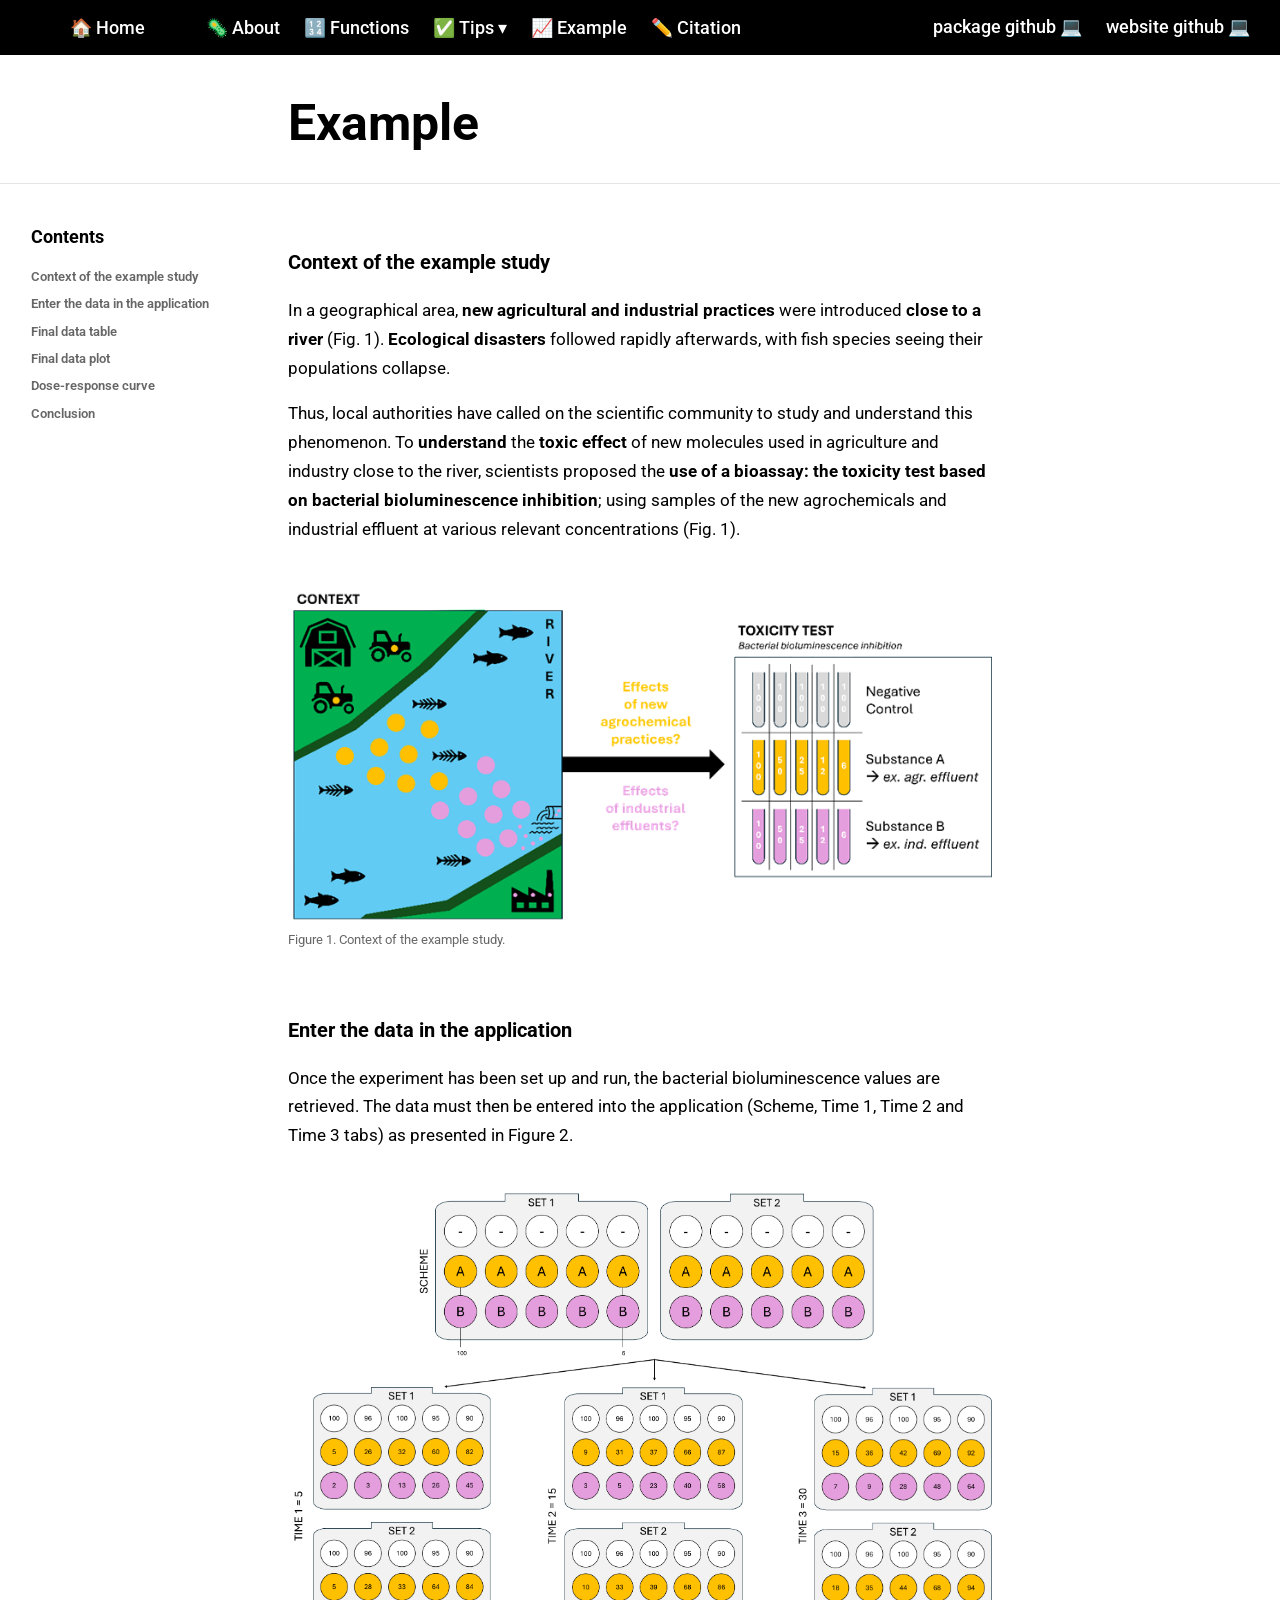
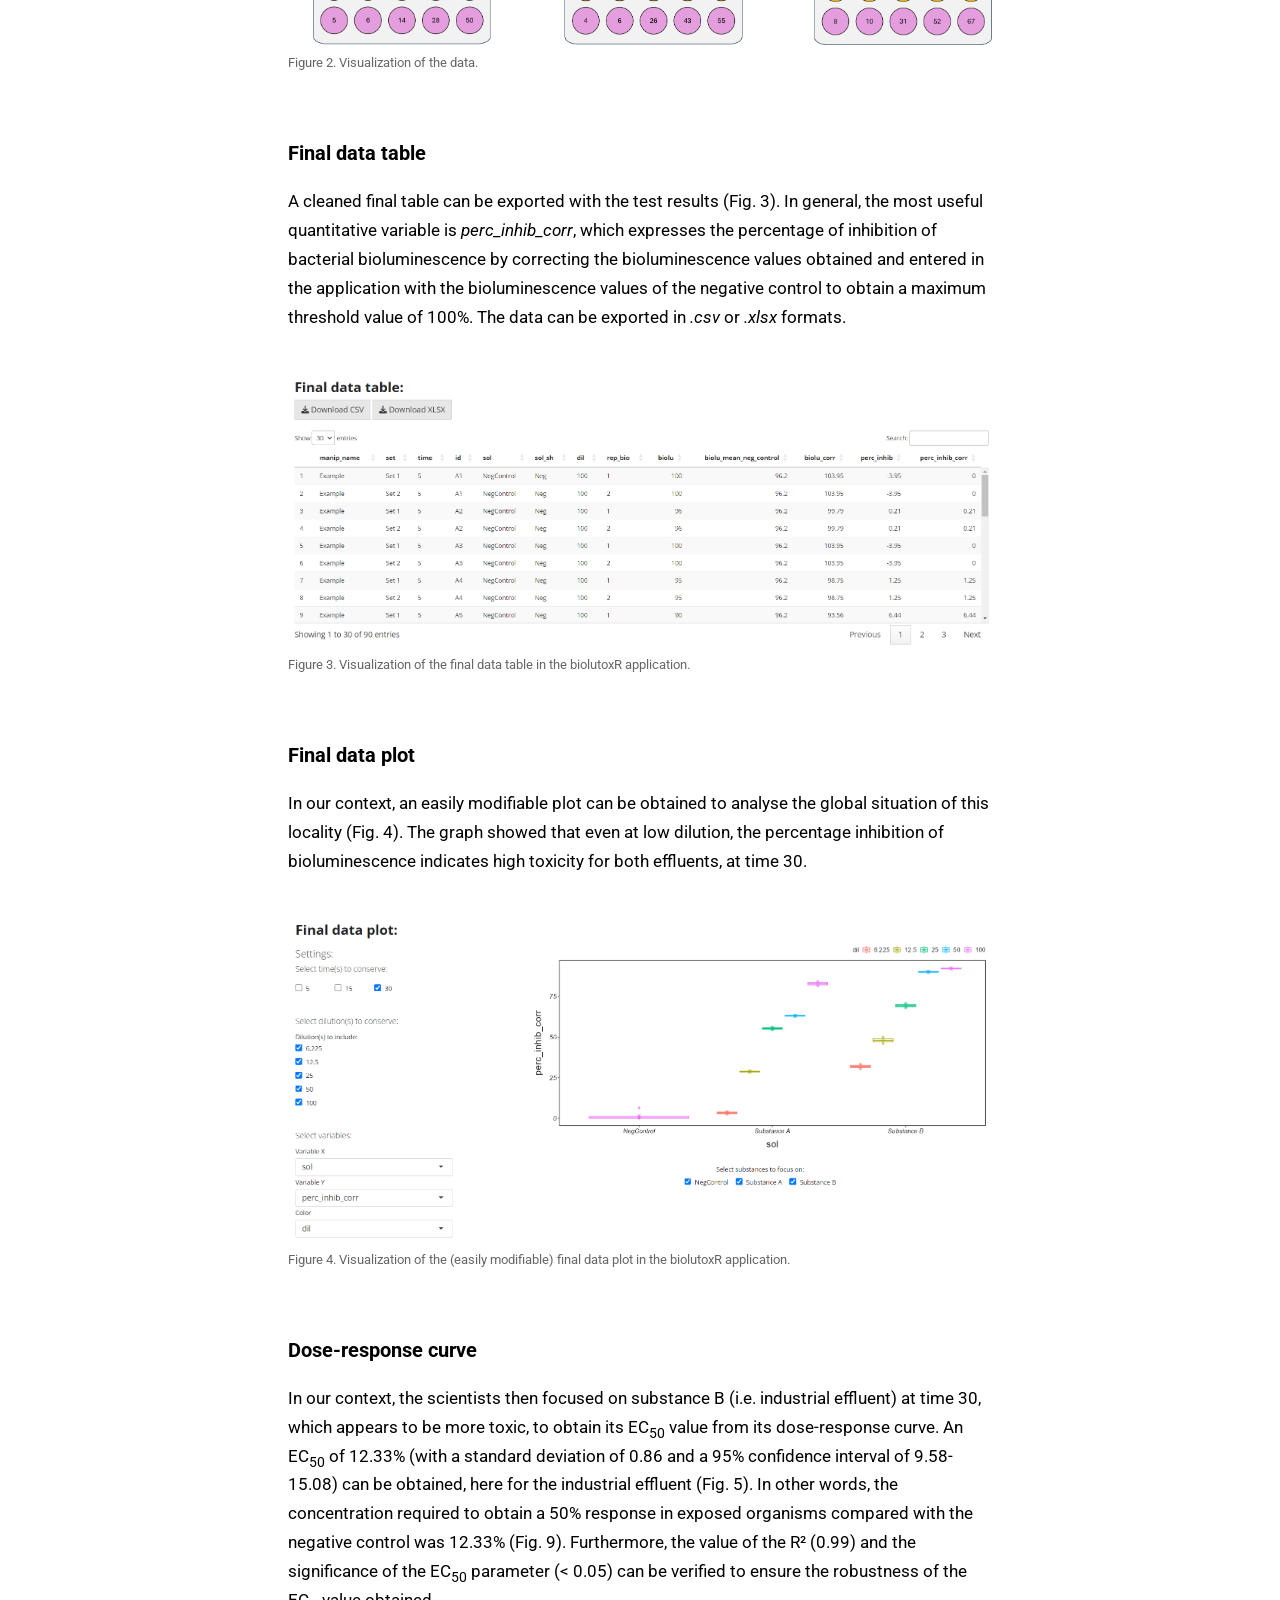
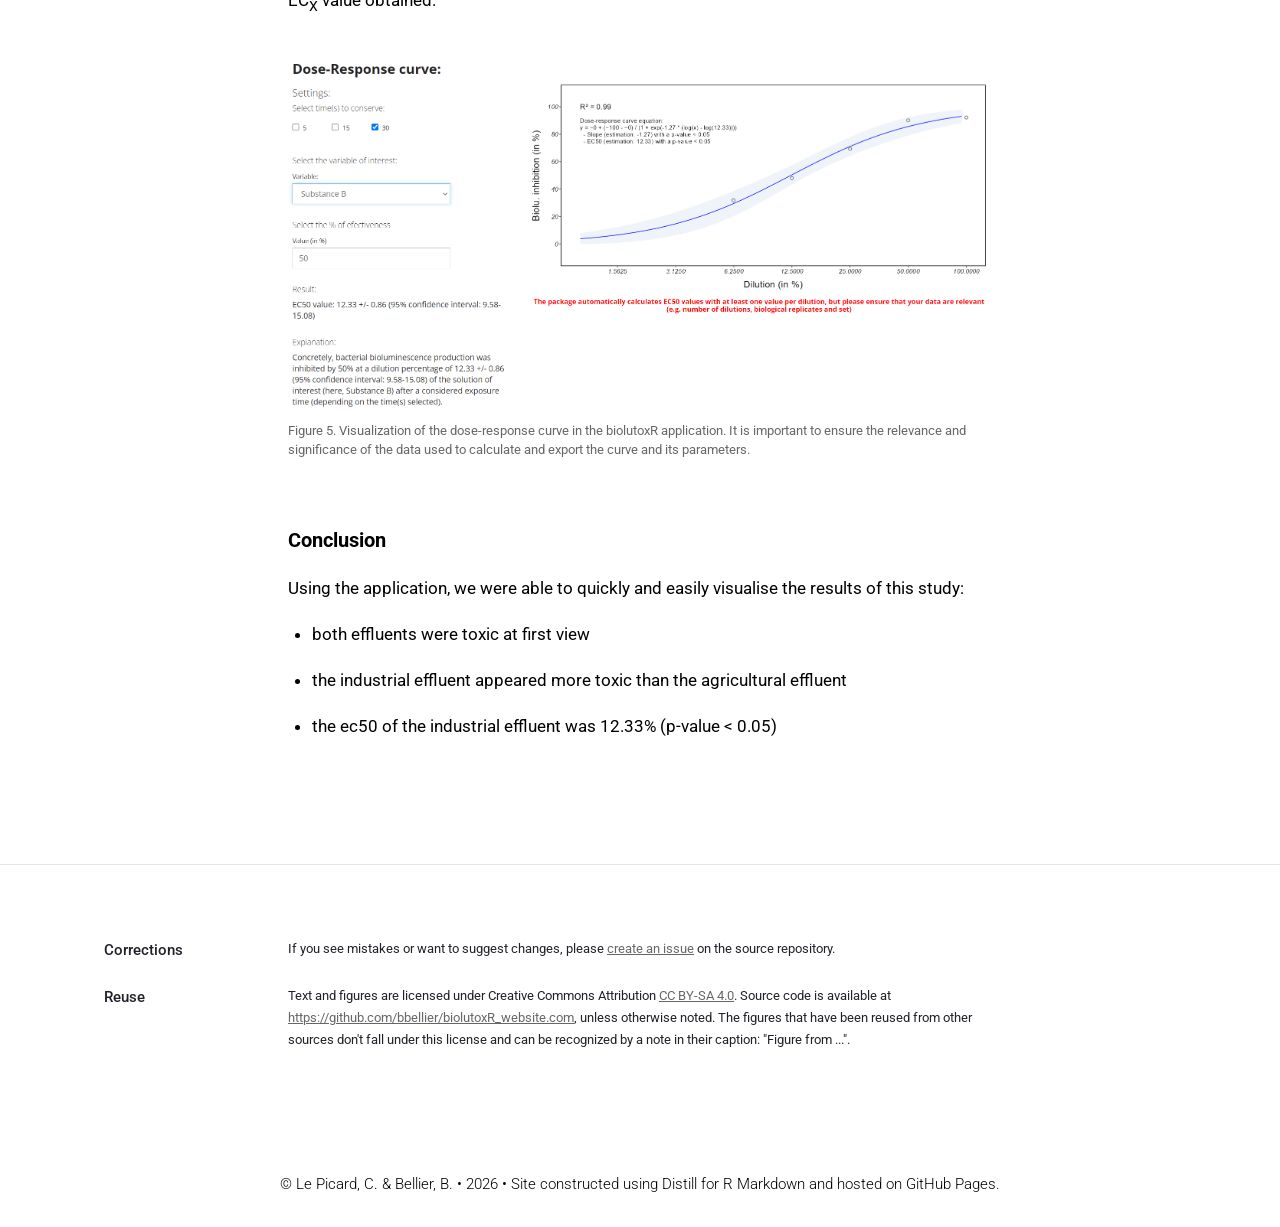
<file: docs/example.html>
<!DOCTYPE html>

<html xmlns="http://www.w3.org/1999/xhtml" lang="" xml:lang="">

<head>
  <meta charset="utf-8"/>
  <meta name="viewport" content="width=device-width, initial-scale=1"/>
  <meta http-equiv="X-UA-Compatible" content="IE=Edge,chrome=1"/>
  <meta name="generator" content="distill" />

  <style type="text/css">
  /* Hide doc at startup (prevent jankiness while JS renders/transforms) */
  body {
    visibility: hidden;
  }
  </style>

 <!--radix_placeholder_import_source-->
 <!--/radix_placeholder_import_source-->

<style type="text/css">code{white-space: pre;}</style>
<style type="text/css" data-origin="pandoc">
html { -webkit-text-size-adjust: 100%; }
pre > code.sourceCode { white-space: pre; position: relative; }
pre > code.sourceCode > span { display: inline-block; line-height: 1.25; }
pre > code.sourceCode > span:empty { height: 1.2em; }
.sourceCode { overflow: visible; }
code.sourceCode > span { color: inherit; text-decoration: inherit; }
div.sourceCode { margin: 1em 0; }
pre.sourceCode { margin: 0; }
@media screen {
div.sourceCode { overflow: auto; }
}
@media print {
pre > code.sourceCode { white-space: pre-wrap; }
pre > code.sourceCode > span { text-indent: -5em; padding-left: 5em; }
}
pre.numberSource code
  { counter-reset: source-line 0; }
pre.numberSource code > span
  { position: relative; left: -4em; counter-increment: source-line; }
pre.numberSource code > span > a:first-child::before
  { content: counter(source-line);
    position: relative; left: -1em; text-align: right; vertical-align: baseline;
    border: none; display: inline-block;
    -webkit-touch-callout: none; -webkit-user-select: none;
    -khtml-user-select: none; -moz-user-select: none;
    -ms-user-select: none; user-select: none;
    padding: 0 4px; width: 4em;
    color: #aaaaaa;
  }
pre.numberSource { margin-left: 3em; border-left: 1px solid #aaaaaa;  padding-left: 4px; }
div.sourceCode
  { color: #00769e; background-color: #f1f3f5; }
@media screen {
pre > code.sourceCode > span > a:first-child::before { text-decoration: underline; }
}
code span { color: #00769e; } /* Normal */
code span.al { color: #ad0000; } /* Alert */
code span.an { color: #5e5e5e; } /* Annotation */
code span.at { color: #657422; } /* Attribute */
code span.bn { color: #ad0000; } /* BaseN */
code span.bu { } /* BuiltIn */
code span.cf { color: #00769e; } /* ControlFlow */
code span.ch { color: #20794d; } /* Char */
code span.cn { color: #8f5902; } /* Constant */
code span.co { color: #5e5e5e; } /* Comment */
code span.cv { color: #5e5e5e; font-style: italic; } /* CommentVar */
code span.do { color: #5e5e5e; font-style: italic; } /* Documentation */
code span.dt { color: #ad0000; } /* DataType */
code span.dv { color: #ad0000; } /* DecVal */
code span.er { color: #ad0000; } /* Error */
code span.ex { } /* Extension */
code span.fl { color: #ad0000; } /* Float */
code span.fu { color: #4758ab; } /* Function */
code span.im { } /* Import */
code span.in { color: #5e5e5e; } /* Information */
code span.kw { color: #00769e; } /* Keyword */
code span.op { color: #5e5e5e; } /* Operator */
code span.ot { color: #00769e; } /* Other */
code span.pp { color: #ad0000; } /* Preprocessor */
code span.sc { color: #5e5e5e; } /* SpecialChar */
code span.ss { color: #20794d; } /* SpecialString */
code span.st { color: #20794d; } /* String */
code span.va { color: #111111; } /* Variable */
code span.vs { color: #20794d; } /* VerbatimString */
code span.wa { color: #5e5e5e; font-style: italic; } /* Warning */
</style>


  <!--radix_placeholder_meta_tags-->
  <title>🏠 Home: Example</title>


  <link rel="license" href="https://creativecommons.org/licenses/by-sa/4.0/"/>
  <link rel="icon" type="image/vnd.microsoft.icon" href="icons/logo.ico"/>


  <!--  https://developers.facebook.com/docs/sharing/webmasters#markup -->
  <meta property="og:title" content="🏠 Home: Example"/>
  <meta property="og:type" content="article"/>
  <meta property="og:locale" content="en_US"/>
  <meta property="og:site_name" content="🏠 Home"/>

  <!--  https://dev.twitter.com/cards/types/summary -->
  <meta property="twitter:card" content="summary"/>
  <meta property="twitter:title" content="🏠 Home: Example"/>

  <!--/radix_placeholder_meta_tags-->
  <!--radix_placeholder_rmarkdown_metadata-->

  <script type="text/json" id="radix-rmarkdown-metadata">
  {"type":"list","attributes":{"names":{"type":"character","attributes":{},"value":["title","output"]}},"value":[{"type":"character","attributes":{},"value":["Example"]},{"type":"list","attributes":{"names":{"type":"character","attributes":{},"value":["distill::distill_article"]}},"value":[{"type":"list","attributes":{"names":{"type":"character","attributes":{},"value":["toc"]}},"value":[{"type":"logical","attributes":{},"value":[true]}]}]}]}
  </script>
  <!--/radix_placeholder_rmarkdown_metadata-->
  <!--radix_placeholder_navigation_in_header-->
  <meta name="distill:offset" content=""/>

  <script type="application/javascript">

    window.headroom_prevent_pin = false;

    window.document.addEventListener("DOMContentLoaded", function (event) {

      // initialize headroom for banner
      var header = $('header').get(0);
      var headerHeight = header.offsetHeight;
      var headroom = new Headroom(header, {
        tolerance: 5,
        onPin : function() {
          if (window.headroom_prevent_pin) {
            window.headroom_prevent_pin = false;
            headroom.unpin();
          }
        }
      });
      headroom.init();
      if(window.location.hash)
        headroom.unpin();
      $(header).addClass('headroom--transition');

      // offset scroll location for banner on hash change
      // (see: https://github.com/WickyNilliams/headroom.js/issues/38)
      window.addEventListener("hashchange", function(event) {
        window.scrollTo(0, window.pageYOffset - (headerHeight + 25));
      });

      // responsive menu
      $('.distill-site-header').each(function(i, val) {
        var topnav = $(this);
        var toggle = topnav.find('.nav-toggle');
        toggle.on('click', function() {
          topnav.toggleClass('responsive');
        });
      });

      // nav dropdowns
      $('.nav-dropbtn').click(function(e) {
        $(this).next('.nav-dropdown-content').toggleClass('nav-dropdown-active');
        $(this).parent().siblings('.nav-dropdown')
           .children('.nav-dropdown-content').removeClass('nav-dropdown-active');
      });
      $("body").click(function(e){
        $('.nav-dropdown-content').removeClass('nav-dropdown-active');
      });
      $(".nav-dropdown").click(function(e){
        e.stopPropagation();
      });
    });
  </script>

  <style type="text/css">

  /* Theme (user-documented overrideables for nav appearance) */

  .distill-site-nav {
    color: rgba(255, 255, 255, 0.8);
    background-color: #0F2E3D;
    font-size: 15px;
    font-weight: 300;
  }

  .distill-site-nav a {
    color: inherit;
    text-decoration: none;
  }

  .distill-site-nav a:hover {
    color: white;
  }

  @media print {
    .distill-site-nav {
      display: none;
    }
  }

  .distill-site-header {

  }

  .distill-site-footer {

  }


  /* Site Header */

  .distill-site-header {
    width: 100%;
    box-sizing: border-box;
    z-index: 3;
  }

  .distill-site-header .nav-left {
    display: inline-block;
    margin-left: 8px;
  }

  @media screen and (max-width: 768px) {
    .distill-site-header .nav-left {
      margin-left: 0;
    }
  }


  .distill-site-header .nav-right {
    float: right;
    margin-right: 8px;
  }

  .distill-site-header a,
  .distill-site-header .title {
    display: inline-block;
    text-align: center;
    padding: 14px 10px 14px 10px;
  }

  .distill-site-header .title {
    font-size: 18px;
    min-width: 150px;
  }

  .distill-site-header .logo {
    padding: 0;
  }

  .distill-site-header .logo img {
    display: none;
    max-height: 20px;
    width: auto;
    margin-bottom: -4px;
  }

  .distill-site-header .nav-image img {
    max-height: 18px;
    width: auto;
    display: inline-block;
    margin-bottom: -3px;
  }



  @media screen and (min-width: 1000px) {
    .distill-site-header .logo img {
      display: inline-block;
    }
    .distill-site-header .nav-left {
      margin-left: 20px;
    }
    .distill-site-header .nav-right {
      margin-right: 20px;
    }
    .distill-site-header .title {
      padding-left: 12px;
    }
  }


  .distill-site-header .nav-toggle {
    display: none;
  }

  .nav-dropdown {
    display: inline-block;
    position: relative;
  }

  .nav-dropdown .nav-dropbtn {
    border: none;
    outline: none;
    color: rgba(255, 255, 255, 0.8);
    padding: 16px 10px;
    background-color: transparent;
    font-family: inherit;
    font-size: inherit;
    font-weight: inherit;
    margin: 0;
    margin-top: 1px;
    z-index: 2;
  }

  .nav-dropdown-content {
    display: none;
    position: absolute;
    background-color: white;
    min-width: 200px;
    border: 1px solid rgba(0,0,0,0.15);
    border-radius: 4px;
    box-shadow: 0px 8px 16px 0px rgba(0,0,0,0.1);
    z-index: 1;
    margin-top: 2px;
    white-space: nowrap;
    padding-top: 4px;
    padding-bottom: 4px;
  }

  .nav-dropdown-content hr {
    margin-top: 4px;
    margin-bottom: 4px;
    border: none;
    border-bottom: 1px solid rgba(0, 0, 0, 0.1);
  }

  .nav-dropdown-active {
    display: block;
  }

  .nav-dropdown-content a, .nav-dropdown-content .nav-dropdown-header {
    color: black;
    padding: 6px 24px;
    text-decoration: none;
    display: block;
    text-align: left;
  }

  .nav-dropdown-content .nav-dropdown-header {
    display: block;
    padding: 5px 24px;
    padding-bottom: 0;
    text-transform: uppercase;
    font-size: 14px;
    color: #999999;
    white-space: nowrap;
  }

  .nav-dropdown:hover .nav-dropbtn {
    color: white;
  }

  .nav-dropdown-content a:hover {
    background-color: #ddd;
    color: black;
  }

  .nav-right .nav-dropdown-content {
    margin-left: -45%;
    right: 0;
  }

  @media screen and (max-width: 768px) {
    .distill-site-header a, .distill-site-header .nav-dropdown  {display: none;}
    .distill-site-header a.nav-toggle {
      float: right;
      display: block;
    }
    .distill-site-header .title {
      margin-left: 0;
    }
    .distill-site-header .nav-right {
      margin-right: 0;
    }
    .distill-site-header {
      overflow: hidden;
    }
    .nav-right .nav-dropdown-content {
      margin-left: 0;
    }
  }


  @media screen and (max-width: 768px) {
    .distill-site-header.responsive {position: relative; min-height: 500px; }
    .distill-site-header.responsive a.nav-toggle {
      position: absolute;
      right: 0;
      top: 0;
    }
    .distill-site-header.responsive a,
    .distill-site-header.responsive .nav-dropdown {
      display: block;
      text-align: left;
    }
    .distill-site-header.responsive .nav-left,
    .distill-site-header.responsive .nav-right {
      width: 100%;
    }
    .distill-site-header.responsive .nav-dropdown {float: none;}
    .distill-site-header.responsive .nav-dropdown-content {position: relative;}
    .distill-site-header.responsive .nav-dropdown .nav-dropbtn {
      display: block;
      width: 100%;
      text-align: left;
    }
  }

  /* Site Footer */

  .distill-site-footer {
    width: 100%;
    overflow: hidden;
    box-sizing: border-box;
    z-index: 3;
    margin-top: 30px;
    padding-top: 30px;
    padding-bottom: 30px;
    text-align: center;
  }

  /* Headroom */

  d-title {
    padding-top: 6rem;
  }

  @media print {
    d-title {
      padding-top: 4rem;
    }
  }

  .headroom {
    z-index: 1000;
    position: fixed;
    top: 0;
    left: 0;
    right: 0;
  }

  .headroom--transition {
    transition: all .4s ease-in-out;
  }

  .headroom--unpinned {
    top: -100px;
  }

  .headroom--pinned {
    top: 0;
  }

  /* adjust viewport for navbar height */
  /* helps vertically center bootstrap (non-distill) content */
  .min-vh-100 {
    min-height: calc(100vh - 100px) !important;
  }

  </style>

  <script src="site_libs/jquery-3.6.0/jquery-3.6.0.min.js"></script>
  <link href="site_libs/font-awesome-6.5.2/css/all.min.css" rel="stylesheet"/>
  <link href="site_libs/font-awesome-6.5.2/css/v4-shims.min.css" rel="stylesheet"/>
  <script src="site_libs/headroom-0.9.4/headroom.min.js"></script>
  <!--/radix_placeholder_navigation_in_header-->
  <!--radix_placeholder_distill-->

  <style type="text/css">

  body {
    background-color: white;
  }

  .pandoc-table {
    width: 100%;
  }

  .pandoc-table>caption {
    margin-bottom: 10px;
  }

  .pandoc-table th:not([align]) {
    text-align: left;
  }

  .pagedtable-footer {
    font-size: 15px;
  }

  d-byline .byline {
    grid-template-columns: 2fr 2fr;
  }

  d-byline .byline h3 {
    margin-block-start: 1.5em;
  }

  d-byline .byline .authors-affiliations h3 {
    margin-block-start: 0.5em;
  }

  .authors-affiliations .orcid-id {
    width: 16px;
    height:16px;
    margin-left: 4px;
    margin-right: 4px;
    vertical-align: middle;
    padding-bottom: 2px;
  }

  d-title .dt-tags {
    margin-top: 1em;
    grid-column: text;
  }

  .dt-tags .dt-tag {
    text-decoration: none;
    display: inline-block;
    color: rgba(0,0,0,0.6);
    padding: 0em 0.4em;
    margin-right: 0.5em;
    margin-bottom: 0.4em;
    font-size: 70%;
    border: 1px solid rgba(0,0,0,0.2);
    border-radius: 3px;
    text-transform: uppercase;
    font-weight: 500;
  }

  d-article table.gt_table td,
  d-article table.gt_table th {
    border-bottom: none;
    font-size: 100%;
  }

  .html-widget {
    margin-bottom: 2.0em;
  }

  .l-screen-inset {
    padding-right: 16px;
  }

  .l-screen .caption {
    margin-left: 10px;
  }

  .shaded {
    background: rgb(247, 247, 247);
    padding-top: 20px;
    padding-bottom: 20px;
    border-top: 1px solid rgba(0, 0, 0, 0.1);
    border-bottom: 1px solid rgba(0, 0, 0, 0.1);
  }

  .shaded .html-widget {
    margin-bottom: 0;
    border: 1px solid rgba(0, 0, 0, 0.1);
  }

  .shaded .shaded-content {
    background: white;
  }

  .text-output {
    margin-top: 0;
    line-height: 1.5em;
  }

  .hidden {
    display: none !important;
  }

  hr.section-separator {
    border: none;
    border-top: 1px solid rgba(0, 0, 0, 0.1);
    margin: 0px;
  }


  d-byline {
    border-top: none;
  }

  d-article {
    padding-top: 2.5rem;
    padding-bottom: 30px;
    border-top: none;
  }

  d-appendix {
    padding-top: 30px;
  }

  d-article>p>img {
    width: 100%;
  }

  d-article h2 {
    margin: 1rem 0 1.5rem 0;
  }

  d-article h3 {
    margin-top: 1.5rem;
  }

  d-article iframe {
    border: 1px solid rgba(0, 0, 0, 0.1);
    margin-bottom: 2.0em;
    width: 100%;
  }

  /* Tweak code blocks */

  d-article div.sourceCode code,
  d-article pre code {
    font-family: Consolas, Monaco, 'Andale Mono', 'Ubuntu Mono', monospace;
  }

  d-article pre,
  d-article div.sourceCode,
  d-article div.sourceCode pre {
    overflow: auto;
  }

  d-article div.sourceCode {
    background-color: white;
  }

  d-article div.sourceCode pre {
    padding-left: 10px;
    font-size: 12px;
    border-left: 2px solid rgba(0,0,0,0.1);
  }

  d-article pre {
    font-size: 12px;
    color: black;
    background: none;
    margin-top: 0;
    text-align: left;
    white-space: pre;
    word-spacing: normal;
    word-break: normal;
    word-wrap: normal;
    line-height: 1.5;

    -moz-tab-size: 4;
    -o-tab-size: 4;
    tab-size: 4;

    -webkit-hyphens: none;
    -moz-hyphens: none;
    -ms-hyphens: none;
    hyphens: none;
  }

  d-article pre a {
    border-bottom: none;
  }

  d-article pre a:hover {
    border-bottom: none;
    text-decoration: underline;
  }

  d-article details {
    grid-column: text;
    margin-bottom: 0.8em;
  }

  @media(min-width: 768px) {

  d-article pre,
  d-article div.sourceCode,
  d-article div.sourceCode pre {
    overflow: visible !important;
  }

  d-article div.sourceCode pre {
    padding-left: 18px;
    font-size: 14px;
  }

  /* tweak for Pandoc numbered line within distill */
  d-article pre.numberSource code > span {
      left: -2em;
  }

  d-article pre {
    font-size: 14px;
  }

  }

  figure img.external {
    background: white;
    border: 1px solid rgba(0, 0, 0, 0.1);
    box-shadow: 0 1px 8px rgba(0, 0, 0, 0.1);
    padding: 18px;
    box-sizing: border-box;
  }

  /* CSS for d-contents */

  .d-contents {
    grid-column: text;
    color: rgba(0,0,0,0.8);
    font-size: 0.9em;
    padding-bottom: 1em;
    margin-bottom: 1em;
    padding-bottom: 0.5em;
    margin-bottom: 1em;
    padding-left: 0.25em;
    justify-self: start;
  }

  @media(min-width: 1000px) {
    .d-contents.d-contents-float {
      height: 0;
      grid-column-start: 1;
      grid-column-end: 4;
      justify-self: center;
      padding-right: 3em;
      padding-left: 2em;
    }
  }

  .d-contents nav h3 {
    font-size: 18px;
    margin-top: 0;
    margin-bottom: 1em;
  }

  .d-contents li {
    list-style-type: none
  }

  .d-contents nav > ul {
    padding-left: 0;
  }

  .d-contents ul {
    padding-left: 1em
  }

  .d-contents nav ul li {
    margin-top: 0.6em;
    margin-bottom: 0.2em;
  }

  .d-contents nav a {
    font-size: 13px;
    border-bottom: none;
    text-decoration: none
    color: rgba(0, 0, 0, 0.8);
  }

  .d-contents nav a:hover {
    text-decoration: underline solid rgba(0, 0, 0, 0.6)
  }

  .d-contents nav > ul > li > a {
    font-weight: 600;
  }

  .d-contents nav > ul > li > ul {
    font-weight: inherit;
  }

  .d-contents nav > ul > li > ul > li {
    margin-top: 0.2em;
  }


  .d-contents nav ul {
    margin-top: 0;
    margin-bottom: 0.25em;
  }

  .d-article-with-toc h2:nth-child(2) {
    margin-top: 0;
  }


  /* Figure */

  .figure {
    position: relative;
    margin-bottom: 2.5em;
    margin-top: 1.5em;
  }

  .figure .caption {
    color: rgba(0, 0, 0, 0.6);
    font-size: 12px;
    line-height: 1.5em;
  }

  .figure img.external {
    background: white;
    border: 1px solid rgba(0, 0, 0, 0.1);
    box-shadow: 0 1px 8px rgba(0, 0, 0, 0.1);
    padding: 18px;
    box-sizing: border-box;
  }

  .figure .caption a {
    color: rgba(0, 0, 0, 0.6);
  }

  .figure .caption b,
  .figure .caption strong, {
    font-weight: 600;
    color: rgba(0, 0, 0, 1.0);
  }

  /* Citations */

  d-article .citation {
    color: inherit;
    cursor: inherit;
  }

  div.hanging-indent{
    margin-left: 1em; text-indent: -1em;
  }

  /* Citation hover box */

  .tippy-box[data-theme~=light-border] {
    background-color: rgba(250, 250, 250, 0.95);
  }

  .tippy-content > p {
    margin-bottom: 0;
    padding: 2px;
  }


  /* Tweak 1000px media break to show more text */

  @media(min-width: 1000px) {
    .base-grid,
    distill-header,
    d-title,
    d-abstract,
    d-article,
    d-appendix,
    distill-appendix,
    d-byline,
    d-footnote-list,
    d-citation-list,
    distill-footer {
      grid-template-columns: [screen-start] 1fr [page-start kicker-start] 80px [middle-start] 50px [text-start kicker-end] 65px 65px 65px 65px 65px 65px 65px 65px [text-end gutter-start] 65px [middle-end] 65px [page-end gutter-end] 1fr [screen-end];
      grid-column-gap: 16px;
    }

    .grid {
      grid-column-gap: 16px;
    }

    d-article {
      font-size: 1.06rem;
      line-height: 1.7em;
    }
    figure .caption, .figure .caption, figure figcaption {
      font-size: 13px;
    }
  }

  @media(min-width: 1180px) {
    .base-grid,
    distill-header,
    d-title,
    d-abstract,
    d-article,
    d-appendix,
    distill-appendix,
    d-byline,
    d-footnote-list,
    d-citation-list,
    distill-footer {
      grid-template-columns: [screen-start] 1fr [page-start kicker-start] 60px [middle-start] 60px [text-start kicker-end] 60px 60px 60px 60px 60px 60px 60px 60px [text-end gutter-start] 60px [middle-end] 60px [page-end gutter-end] 1fr [screen-end];
      grid-column-gap: 32px;
    }

    .grid {
      grid-column-gap: 32px;
    }
  }


  /* Get the citation styles for the appendix (not auto-injected on render since
     we do our own rendering of the citation appendix) */

  d-appendix .citation-appendix,
  .d-appendix .citation-appendix {
    font-size: 11px;
    line-height: 15px;
    border-left: 1px solid rgba(0, 0, 0, 0.1);
    padding-left: 18px;
    border: 1px solid rgba(0,0,0,0.1);
    background: rgba(0, 0, 0, 0.02);
    padding: 10px 18px;
    border-radius: 3px;
    color: rgba(150, 150, 150, 1);
    overflow: hidden;
    margin-top: -12px;
    white-space: pre-wrap;
    word-wrap: break-word;
  }

  /* Include appendix styles here so they can be overridden */

  d-appendix {
    contain: layout style;
    font-size: 0.8em;
    line-height: 1.7em;
    margin-top: 60px;
    margin-bottom: 0;
    border-top: 1px solid rgba(0, 0, 0, 0.1);
    color: rgba(0,0,0,0.5);
    padding-top: 60px;
    padding-bottom: 48px;
  }

  d-appendix h3 {
    grid-column: page-start / text-start;
    font-size: 15px;
    font-weight: 500;
    margin-top: 1em;
    margin-bottom: 0;
    color: rgba(0,0,0,0.65);
  }

  d-appendix h3 + * {
    margin-top: 1em;
  }

  d-appendix ol {
    padding: 0 0 0 15px;
  }

  @media (min-width: 768px) {
    d-appendix ol {
      padding: 0 0 0 30px;
      margin-left: -30px;
    }
  }

  d-appendix li {
    margin-bottom: 1em;
  }

  d-appendix a {
    color: rgba(0, 0, 0, 0.6);
  }

  d-appendix > * {
    grid-column: text;
  }

  d-appendix > d-footnote-list,
  d-appendix > d-citation-list,
  d-appendix > distill-appendix {
    grid-column: screen;
  }

  /* Include footnote styles here so they can be overridden */

  d-footnote-list {
    contain: layout style;
  }

  d-footnote-list > * {
    grid-column: text;
  }

  d-footnote-list a.footnote-backlink {
    color: rgba(0,0,0,0.3);
    padding-left: 0.5em;
  }



  /* Anchor.js */

  .anchorjs-link {
    /*transition: all .25s linear; */
    text-decoration: none;
    border-bottom: none;
  }
  *:hover > .anchorjs-link {
    margin-left: -1.125em !important;
    text-decoration: none;
    border-bottom: none;
  }

  /* Social footer */

  .social_footer {
    margin-top: 30px;
    margin-bottom: 0;
    color: rgba(0,0,0,0.67);
  }

  .disqus-comments {
    margin-right: 30px;
  }

  .disqus-comment-count {
    border-bottom: 1px solid rgba(0, 0, 0, 0.4);
    cursor: pointer;
  }

  #disqus_thread {
    margin-top: 30px;
  }

  .article-sharing a {
    border-bottom: none;
    margin-right: 8px;
  }

  .article-sharing a:hover {
    border-bottom: none;
  }

  .sidebar-section.subscribe {
    font-size: 12px;
    line-height: 1.6em;
  }

  .subscribe p {
    margin-bottom: 0.5em;
  }


  .article-footer .subscribe {
    font-size: 15px;
    margin-top: 45px;
  }


  .sidebar-section.custom {
    font-size: 12px;
    line-height: 1.6em;
  }

  .custom p {
    margin-bottom: 0.5em;
  }

  /* Styles for listing layout (hide title) */
  .layout-listing d-title, .layout-listing .d-title {
    display: none;
  }

  /* Styles for posts lists (not auto-injected) */


  .posts-with-sidebar {
    padding-left: 45px;
    padding-right: 45px;
  }

  .posts-list .description h2,
  .posts-list .description p {
    font-family: -apple-system, BlinkMacSystemFont, "Segoe UI", Roboto, Oxygen, Ubuntu, Cantarell, "Fira Sans", "Droid Sans", "Helvetica Neue", Arial, sans-serif;
  }

  .posts-list .description h2 {
    font-weight: 700;
    border-bottom: none;
    padding-bottom: 0;
  }

  .posts-list h2.post-tag {
    border-bottom: 1px solid rgba(0, 0, 0, 0.2);
    padding-bottom: 12px;
  }
  .posts-list {
    margin-top: 60px;
    margin-bottom: 24px;
  }

  .posts-list .post-preview {
    text-decoration: none;
    overflow: hidden;
    display: block;
    border-bottom: 1px solid rgba(0, 0, 0, 0.1);
    padding: 24px 0;
  }

  .post-preview-last {
    border-bottom: none !important;
  }

  .posts-list .posts-list-caption {
    grid-column: screen;
    font-weight: 400;
  }

  .posts-list .post-preview h2 {
    margin: 0 0 6px 0;
    line-height: 1.2em;
    font-style: normal;
    font-size: 24px;
  }

  .posts-list .post-preview p {
    margin: 0 0 12px 0;
    line-height: 1.4em;
    font-size: 16px;
  }

  .posts-list .post-preview .thumbnail {
    box-sizing: border-box;
    margin-bottom: 24px;
    position: relative;
    max-width: 500px;
  }
  .posts-list .post-preview img {
    width: 100%;
    display: block;
  }

  .posts-list .metadata {
    font-size: 12px;
    line-height: 1.4em;
    margin-bottom: 18px;
  }

  .posts-list .metadata > * {
    display: inline-block;
  }

  .posts-list .metadata .publishedDate {
    margin-right: 2em;
  }

  .posts-list .metadata .dt-authors {
    display: block;
    margin-top: 0.3em;
    margin-right: 2em;
  }

  .posts-list .dt-tags {
    display: block;
    line-height: 1em;
  }

  .posts-list .dt-tags .dt-tag {
    display: inline-block;
    color: rgba(0,0,0,0.6);
    padding: 0.3em 0.4em;
    margin-right: 0.2em;
    margin-bottom: 0.4em;
    font-size: 60%;
    border: 1px solid rgba(0,0,0,0.2);
    border-radius: 3px;
    text-transform: uppercase;
    font-weight: 500;
  }

  .posts-list img {
    opacity: 1;
  }

  .posts-list img[data-src] {
    opacity: 0;
  }

  .posts-more {
    clear: both;
  }


  .posts-sidebar {
    font-size: 16px;
  }

  .posts-sidebar h3 {
    font-size: 16px;
    margin-top: 0;
    margin-bottom: 0.5em;
    font-weight: 400;
    text-transform: uppercase;
  }

  .sidebar-section {
    margin-bottom: 30px;
  }

  .categories ul {
    list-style-type: none;
    margin: 0;
    padding: 0;
  }

  .categories li {
    color: rgba(0, 0, 0, 0.8);
    margin-bottom: 0;
  }

  .categories li>a {
    border-bottom: none;
  }

  .categories li>a:hover {
    border-bottom: 1px solid rgba(0, 0, 0, 0.4);
  }

  .categories .active {
    font-weight: 600;
  }

  .categories .category-count {
    color: rgba(0, 0, 0, 0.4);
  }


  @media(min-width: 768px) {
    .posts-list .post-preview h2 {
      font-size: 26px;
    }
    .posts-list .post-preview .thumbnail {
      float: right;
      width: 30%;
      margin-bottom: 0;
    }
    .posts-list .post-preview .description {
      float: left;
      width: 45%;
    }
    .posts-list .post-preview .metadata {
      float: left;
      width: 20%;
      margin-top: 8px;
    }
    .posts-list .post-preview p {
      margin: 0 0 12px 0;
      line-height: 1.5em;
      font-size: 16px;
    }
    .posts-with-sidebar .posts-list {
      float: left;
      width: 75%;
    }
    .posts-with-sidebar .posts-sidebar {
      float: right;
      width: 20%;
      margin-top: 60px;
      padding-top: 24px;
      padding-bottom: 24px;
    }
  }


  /* Improve display for browsers without grid (IE/Edge <= 15) */

  .downlevel {
    line-height: 1.6em;
    font-family: -apple-system, BlinkMacSystemFont, "Segoe UI", Roboto, Oxygen, Ubuntu, Cantarell, "Fira Sans", "Droid Sans", "Helvetica Neue", Arial, sans-serif;
    margin: 0;
  }

  .downlevel .d-title {
    padding-top: 6rem;
    padding-bottom: 1.5rem;
  }

  .downlevel .d-title h1 {
    font-size: 50px;
    font-weight: 700;
    line-height: 1.1em;
    margin: 0 0 0.5rem;
  }

  .downlevel .d-title p {
    font-weight: 300;
    font-size: 1.2rem;
    line-height: 1.55em;
    margin-top: 0;
  }

  .downlevel .d-byline {
    padding-top: 0.8em;
    padding-bottom: 0.8em;
    font-size: 0.8rem;
    line-height: 1.8em;
  }

  .downlevel .section-separator {
    border: none;
    border-top: 1px solid rgba(0, 0, 0, 0.1);
  }

  .downlevel .d-article {
    font-size: 1.06rem;
    line-height: 1.7em;
    padding-top: 1rem;
    padding-bottom: 2rem;
  }


  .downlevel .d-appendix {
    padding-left: 0;
    padding-right: 0;
    max-width: none;
    font-size: 0.8em;
    line-height: 1.7em;
    margin-bottom: 0;
    color: rgba(0,0,0,0.5);
    padding-top: 40px;
    padding-bottom: 48px;
  }

  .downlevel .footnotes ol {
    padding-left: 13px;
  }

  .downlevel .base-grid,
  .downlevel .distill-header,
  .downlevel .d-title,
  .downlevel .d-abstract,
  .downlevel .d-article,
  .downlevel .d-appendix,
  .downlevel .distill-appendix,
  .downlevel .d-byline,
  .downlevel .d-footnote-list,
  .downlevel .d-citation-list,
  .downlevel .distill-footer,
  .downlevel .appendix-bottom,
  .downlevel .posts-container {
    padding-left: 40px;
    padding-right: 40px;
  }

  @media(min-width: 768px) {
    .downlevel .base-grid,
    .downlevel .distill-header,
    .downlevel .d-title,
    .downlevel .d-abstract,
    .downlevel .d-article,
    .downlevel .d-appendix,
    .downlevel .distill-appendix,
    .downlevel .d-byline,
    .downlevel .d-footnote-list,
    .downlevel .d-citation-list,
    .downlevel .distill-footer,
    .downlevel .appendix-bottom,
    .downlevel .posts-container {
    padding-left: 150px;
    padding-right: 150px;
    max-width: 900px;
  }
  }

  .downlevel pre code {
    display: block;
    border-left: 2px solid rgba(0, 0, 0, .1);
    padding: 0 0 0 20px;
    font-size: 14px;
  }

  .downlevel code, .downlevel pre {
    color: black;
    background: none;
    font-family: Consolas, Monaco, 'Andale Mono', 'Ubuntu Mono', monospace;
    text-align: left;
    white-space: pre;
    word-spacing: normal;
    word-break: normal;
    word-wrap: normal;
    line-height: 1.5;

    -moz-tab-size: 4;
    -o-tab-size: 4;
    tab-size: 4;

    -webkit-hyphens: none;
    -moz-hyphens: none;
    -ms-hyphens: none;
    hyphens: none;
  }

  .downlevel .posts-list .post-preview {
    color: inherit;
  }



  </style>

  <script type="application/javascript">

  function is_downlevel_browser() {
    if (bowser.isUnsupportedBrowser({ msie: "12", msedge: "16"},
                                   window.navigator.userAgent)) {
      return true;
    } else {
      return window.load_distill_framework === undefined;
    }
  }

  // show body when load is complete
  function on_load_complete() {

    // add anchors
    if (window.anchors) {
      window.anchors.options.placement = 'left';
      window.anchors.add('d-article > h2, d-article > h3, d-article > h4, d-article > h5');
    }


    // set body to visible
    document.body.style.visibility = 'visible';

    // force redraw for leaflet widgets
    if (window.HTMLWidgets) {
      var maps = window.HTMLWidgets.findAll(".leaflet");
      $.each(maps, function(i, el) {
        var map = this.getMap();
        map.invalidateSize();
        map.eachLayer(function(layer) {
          if (layer instanceof L.TileLayer)
            layer.redraw();
        });
      });
    }

    // trigger 'shown' so htmlwidgets resize
    $('d-article').trigger('shown');
  }

  function init_distill() {

    init_common();

    // create front matter
    var front_matter = $('<d-front-matter></d-front-matter>');
    $('#distill-front-matter').wrap(front_matter);

    // create d-title
    $('.d-title').changeElementType('d-title');

    // separator
    var separator = '<hr class="section-separator" style="clear: both"/>';
    // prepend separator above appendix
    $('.d-byline').before(separator);
    $('.d-article').before(separator);

    // create d-byline
    var byline = $('<d-byline></d-byline>');
    $('.d-byline').replaceWith(byline);

    // create d-article
    var article = $('<d-article></d-article>');
    $('.d-article').wrap(article).children().unwrap();

    // move posts container into article
    $('.posts-container').appendTo($('d-article'));

    // create d-appendix
    $('.d-appendix').changeElementType('d-appendix');

    // flag indicating that we have appendix items
    var appendix = $('.appendix-bottom').children('h3').length > 0;

    // replace footnotes with <d-footnote>
    $('.footnote-ref').each(function(i, val) {
      appendix = true;
      var href = $(this).attr('href');
      var id = href.replace('#', '');
      var fn = $('#' + id);
      var fn_p = $('#' + id + '>p');
      fn_p.find('.footnote-back').remove();
      var text = fn_p.html();
      var dtfn = $('<d-footnote></d-footnote>');
      dtfn.html(text);
      $(this).replaceWith(dtfn);
    });
    // remove footnotes
    $('.footnotes').remove();

    // move refs into #references-listing
    $('#references-listing').replaceWith($('#refs'));

    $('h1.appendix, h2.appendix').each(function(i, val) {
      $(this).changeElementType('h3');
    });
    $('h3.appendix').each(function(i, val) {
      var id = $(this).attr('id');
      $('.d-contents a[href="#' + id + '"]').parent().remove();
      appendix = true;
      $(this).nextUntil($('h1, h2, h3')).addBack().appendTo($('d-appendix'));
    });

    // show d-appendix if we have appendix content
    $("d-appendix").css('display', appendix ? 'grid' : 'none');

    // localize layout chunks to just output
    $('.layout-chunk').each(function(i, val) {

      // capture layout
      var layout = $(this).attr('data-layout');

      // apply layout to markdown level block elements
      var elements = $(this).children().not('details, div.sourceCode, pre, script');
      elements.each(function(i, el) {
        var layout_div = $('<div class="' + layout + '"></div>');
        if (layout_div.hasClass('shaded')) {
          var shaded_content = $('<div class="shaded-content"></div>');
          $(this).wrap(shaded_content);
          $(this).parent().wrap(layout_div);
        } else {
          $(this).wrap(layout_div);
        }
      });


      // unwrap the layout-chunk div
      $(this).children().unwrap();
    });

    // remove code block used to force  highlighting css
    $('.distill-force-highlighting-css').parent().remove();

    // remove empty line numbers inserted by pandoc when using a
    // custom syntax highlighting theme, except when numbering line
    // in code chunk
    $('pre:not(.numberLines) code.sourceCode a:empty').remove();

    // load distill framework
    load_distill_framework();

    // wait for window.distillRunlevel == 4 to do post processing
    function distill_post_process() {

      if (!window.distillRunlevel || window.distillRunlevel < 4)
        return;

      // hide author/affiliations entirely if we have no authors
      var front_matter = JSON.parse($("#distill-front-matter").html());
      var have_authors = front_matter.authors && front_matter.authors.length > 0;
      if (!have_authors)
        $('d-byline').addClass('hidden');

      // article with toc class
      $('.d-contents').parent().addClass('d-article-with-toc');

      // strip links that point to #
      $('.authors-affiliations').find('a[href="#"]').removeAttr('href');

      // add orcid ids
      $('.authors-affiliations').find('.author').each(function(i, el) {
        var orcid_id = front_matter.authors[i].orcidID;
        var author_name = front_matter.authors[i].author
        if (orcid_id) {
          var a = $('<a></a>');
          a.attr('href', 'https://orcid.org/' + orcid_id);
          var img = $('<img></img>');
          img.addClass('orcid-id');
          img.attr('alt', author_name ? 'ORCID ID for ' + author_name : 'ORCID ID');
          img.attr('src','[data-uri]');
          a.append(img);
          $(this).append(a);
        }
      });

      // hide elements of author/affiliations grid that have no value
      function hide_byline_column(caption) {
        $('d-byline').find('h3:contains("' + caption + '")').parent().css('visibility', 'hidden');
      }

      // affiliations
      var have_affiliations = false;
      for (var i = 0; i<front_matter.authors.length; ++i) {
        var author = front_matter.authors[i];
        if (author.affiliation !== "&nbsp;") {
          have_affiliations = true;
          break;
        }
      }
      if (!have_affiliations)
        $('d-byline').find('h3:contains("Affiliations")').css('visibility', 'hidden');

      // published date
      if (!front_matter.publishedDate)
        hide_byline_column("Published");

      // document object identifier
      var doi = $('d-byline').find('h3:contains("DOI")');
      var doi_p = doi.next().empty();
      if (!front_matter.doi) {
        // if we have a citation and valid citationText then link to that
        if ($('#citation').length > 0 && front_matter.citationText) {
          doi.html('Citation');
          $('<a href="#citation"></a>')
            .text(front_matter.citationText)
            .appendTo(doi_p);
        } else {
          hide_byline_column("DOI");
        }
      } else {
        $('<a></a>')
           .attr('href', "https://doi.org/" + front_matter.doi)
           .html(front_matter.doi)
           .appendTo(doi_p);
      }

       // change plural form of authors/affiliations
      if (front_matter.authors.length === 1) {
        var grid = $('.authors-affiliations');
        grid.children('h3:contains("Authors")').text('Author');
        grid.children('h3:contains("Affiliations")').text('Affiliation');
      }

      // remove d-appendix and d-footnote-list local styles
      $('d-appendix > style:first-child').remove();
      $('d-footnote-list > style:first-child').remove();

      // move appendix-bottom entries to the bottom
      $('.appendix-bottom').appendTo('d-appendix').children().unwrap();
      $('.appendix-bottom').remove();

      // hoverable references
      $('span.citation[data-cites]').each(function() {
        const citeChild = $(this).children()[0]
        // Do not process if @xyz has been used without escaping and without bibliography activated
        // https://github.com/rstudio/distill/issues/466
        if (citeChild === undefined) return true

        if (citeChild.nodeName == "D-FOOTNOTE") {
          var fn = citeChild
          $(this).html(fn.shadowRoot.querySelector("sup"))
          $(this).id = fn.id
          fn.remove()
        }
        var refs = $(this).attr('data-cites').split(" ");
        var refHtml = refs.map(function(ref) {
          // Could use CSS.escape too here, we insure backward compatibility in navigator
          return "<p>" + $('div[id="ref-' + ref + '"]').html() + "</p>";
        }).join("\n");
        window.tippy(this, {
          allowHTML: true,
          content: refHtml,
          maxWidth: 500,
          interactive: true,
          interactiveBorder: 10,
          theme: 'light-border',
          placement: 'bottom-start'
        });
      });

      // fix footnotes in tables (#411)
      // replacing broken distill.pub feature
      $('table d-footnote').each(function() {
        // we replace internal showAtNode methode which is triggered when hovering a footnote
        this.hoverBox.showAtNode = function(node) {
          // ported from https://github.com/distillpub/template/pull/105/files
          calcOffset = function(elem) {
              let x = elem.offsetLeft;
              let y = elem.offsetTop;
              // Traverse upwards until an `absolute` element is found or `elem`
              // becomes null.
              while (elem = elem.offsetParent && elem.style.position != 'absolute') {
                  x += elem.offsetLeft;
                  y += elem.offsetTop;
              }

              return { left: x, top: y };
          }
          // https://developer.mozilla.org/en-US/docs/Web/API/HTMLElement/offsetTop
          const bbox = node.getBoundingClientRect();
          const offset = calcOffset(node);
          this.show([offset.left + bbox.width, offset.top + bbox.height]);
        }
      })

      // clear polling timer
      clearInterval(tid);

      // show body now that everything is ready
      on_load_complete();
    }

    var tid = setInterval(distill_post_process, 50);
    distill_post_process();

  }

  function init_downlevel() {

    init_common();

     // insert hr after d-title
    $('.d-title').after($('<hr class="section-separator"/>'));

    // check if we have authors
    var front_matter = JSON.parse($("#distill-front-matter").html());
    var have_authors = front_matter.authors && front_matter.authors.length > 0;

    // manage byline/border
    if (!have_authors)
      $('.d-byline').remove();
    $('.d-byline').after($('<hr class="section-separator"/>'));
    $('.d-byline a').remove();

    // remove toc
    $('.d-contents').remove();

    // move appendix elements
    $('h1.appendix, h2.appendix').each(function(i, val) {
      $(this).changeElementType('h3');
    });
    $('h3.appendix').each(function(i, val) {
      $(this).nextUntil($('h1, h2, h3')).addBack().appendTo($('.d-appendix'));
    });


    // inject headers into references and footnotes
    var refs_header = $('<h3></h3>');
    refs_header.text('References');
    $('#refs').prepend(refs_header);

    var footnotes_header = $('<h3></h3');
    footnotes_header.text('Footnotes');
    $('.footnotes').children('hr').first().replaceWith(footnotes_header);

    // move appendix-bottom entries to the bottom
    $('.appendix-bottom').appendTo('.d-appendix').children().unwrap();
    $('.appendix-bottom').remove();

    // remove appendix if it's empty
    if ($('.d-appendix').children().length === 0)
      $('.d-appendix').remove();

    // prepend separator above appendix
    $('.d-appendix').before($('<hr class="section-separator" style="clear: both"/>'));

    // trim code
    $('pre>code').each(function(i, val) {
      $(this).html($.trim($(this).html()));
    });

    // move posts-container right before article
    $('.posts-container').insertBefore($('.d-article'));

    $('body').addClass('downlevel');

    on_load_complete();
  }


  function init_common() {

    // jquery plugin to change element types
    (function($) {
      $.fn.changeElementType = function(newType) {
        var attrs = {};

        $.each(this[0].attributes, function(idx, attr) {
          attrs[attr.nodeName] = attr.nodeValue;
        });

        this.replaceWith(function() {
          return $("<" + newType + "/>", attrs).append($(this).contents());
        });
      };
    })(jQuery);

    // prevent underline for linked images
    $('a > img').parent().css({'border-bottom' : 'none'});

    // mark non-body figures created by knitr chunks as 100% width
    $('.layout-chunk').each(function(i, val) {
      var figures = $(this).find('img, .html-widget');
      // ignore leaflet img layers (#106)
      figures = figures.filter(':not(img[class*="leaflet"])')
      if ($(this).attr('data-layout') !== "l-body") {
        figures.css('width', '100%');
      } else {
        figures.css('max-width', '100%');
        figures.filter("[width]").each(function(i, val) {
          var fig = $(this);
          fig.css('width', fig.attr('width') + 'px');
        });

      }
    });

    // auto-append index.html to post-preview links in file: protocol
    // and in rstudio ide preview
    $('.post-preview').each(function(i, val) {
      if (window.location.protocol === "file:")
        $(this).attr('href', $(this).attr('href') + "index.html");
    });

    // get rid of index.html references in header
    if (window.location.protocol !== "file:") {
      $('.distill-site-header a[href]').each(function(i,val) {
        $(this).attr('href', $(this).attr('href').replace(/^index[.]html/, "./"));
      });
    }

    // add class to pandoc style tables
    $('tr.header').parent('thead').parent('table').addClass('pandoc-table');
    $('.kable-table').children('table').addClass('pandoc-table');

    // add figcaption style to table captions
    $('caption').parent('table').addClass("figcaption");

    // initialize posts list
    if (window.init_posts_list)
      window.init_posts_list();

    // implmement disqus comment link
    $('.disqus-comment-count').click(function() {
      window.headroom_prevent_pin = true;
      $('#disqus_thread').toggleClass('hidden');
      if (!$('#disqus_thread').hasClass('hidden')) {
        var offset = $(this).offset();
        $(window).resize();
        $('html, body').animate({
          scrollTop: offset.top - 35
        });
      }
    });
  }

  document.addEventListener('DOMContentLoaded', function() {
    if (is_downlevel_browser())
      init_downlevel();
    else
      window.addEventListener('WebComponentsReady', init_distill);
  });

  </script>

  <style type="text/css">
  /* base variables */

  /* Edit the CSS properties in this file to create a custom
     Distill theme. Only edit values in the right column
     for each row; values shown are the CSS defaults.
     To return any property to the default,
     you may set its value to: unset
     All rows must end with a semi-colon.                      */

  /* Optional: embed custom fonts here with `@import`          */
  /* This must remain at the top of this file.                 */



  html {
    /*-- Main font sizes --*/
    --title-size:      50px;
    --body-size:       1.06rem;
    --code-size:       14px;
    --aside-size:      12px;
    --fig-cap-size:    13px;
    /*-- Main font colors --*/
    --title-color:     #000000;
    --header-color:    rgba(0, 0, 0, 0.8);
    --body-color:      rgba(0, 0, 0, 0.8);
    --aside-color:     rgba(0, 0, 0, 0.6);
    --fig-cap-color:   rgba(0, 0, 0, 0.6);
    /*-- Specify custom fonts ~~~ must be imported above   --*/
    --heading-font:    sans-serif;
    --mono-font:       monospace;
    --body-font:       sans-serif;
    --navbar-font:     sans-serif;  /* websites + blogs only */
  }

  /*-- ARTICLE METADATA --*/
  d-byline {
    --heading-size:    0.6rem;
    --heading-color:   rgba(0, 0, 0, 0.5);
    --body-size:       0.8rem;
    --body-color:      rgba(0, 0, 0, 0.8);
  }

  /*-- ARTICLE TABLE OF CONTENTS --*/
  .d-contents {
    --heading-size:    18px;
    --contents-size:   13px;
  }

  /*-- ARTICLE APPENDIX --*/
  d-appendix {
    --heading-size:    15px;
    --heading-color:   rgba(0, 0, 0, 0.65);
    --text-size:       0.8em;
    --text-color:      rgba(0, 0, 0, 0.5);
  }

  /*-- WEBSITE HEADER + FOOTER --*/
  /* These properties only apply to Distill sites and blogs  */

  .distill-site-header {
    --title-size:       18px;
    --text-color:       rgba(255, 255, 255, 0.8);
    --text-size:        15px;
    --hover-color:      white;
    --bkgd-color:       #0F2E3D;
  }

  .distill-site-footer {
    --text-color:       rgba(255, 255, 255, 0.8);
    --text-size:        15px;
    --hover-color:      white;
    --bkgd-color:       #0F2E3D;
  }

  /*-- Additional custom styles --*/
  /* Add any additional CSS rules below                      */
  </style>
  <style type="text/css">/* Import des polices */
  @import url('https://fonts.googleapis.com/css2?family=Roboto:ital,wght@0,100;0,300;0,400;0,500;0,700;0,900;1,100;1,300;1,400;1,500;1,700;1,900&display=swap');

  /* Racine */
  :root {
    /* Polices */
    --font-body: "Roboto", "sans-serif";
    --font-header: "Roboto", "sans-serif";
    --font-mono: "Roboto", "sans-serif";
    /* Couleurs */
    --color-black:        #000000;
    --color-blue:         #000000;
    --color-light-blue:   #9ac9e0;
    --color-white:        #ffffff;
  }

  html {
    /*-- Main font sizes --*/
    --title-size:      50px;
    --body-size:       1.06rem;
    --code-size:       14px;
    --aside-size:      12px;
    --fig-cap-size:    13px;
    /*-- Main font colors --*/
    --title-color:     var(--color-blue);
    --header-color:    var(--color-black);
    --body-color:      var(--color-black);
    /*-- Specify custom fonts --*/
    --heading-font:    var(--font-header);
    --mono-font:       var(--font-mono);
    --body-font:       var(--font-body);
    --navbar-font:     var(--font-header);
  }

  /*-- METADATA --*/
  d-byline {
    --heading-size:    0.6rem;
    --heading-color:   #212129;
    --body-size:       0.8rem;
    --body-color:      #212129;
  }

  /*-- TABLE OF CONTENTS --*/
  .d-contents {
    --heading-size:    18px;
    --contents-size:   13px;
  }

  /*-- APPENDIX --*/
  d-appendix {
    --heading-size:    15px;
    --heading-color:   #212129;
    --text-size:       0.8em;
    --text-color:      #212129;
  }

  /*-- HEADER + FOOTER --*/

  .distill-site-header {
    --title-size:       18px;
    --text-color:       var(--color-white);
    --text-size:        18px;
    --hover-color:      var(--color-light-blue);
    --bkgd-color:       var(--color-blue);
    font-weight:        500;
  }

  .distill-site-footer {
    --text-color:       var(--color-black);
    --text-size:        15px;
    --hover-color:      var(--color-light-blue);
    --bkgd-color:       var(--color-white);
  }

  .distill-site-footer p {
      margin-bottom: 0em;
  }

  /* Buttons on home page */

  .btn-outline-dark {
      background-color: var(--color-blue);
      color: var(--color-white);
      border: 0px;
  }

  .btn-outline-dark:hover {
      background-color: var(--color-light-blue);
  }</style>
  <style type="text/css">
  /* base style */

  /* FONT FAMILIES */

  :root {
    --heading-default: -apple-system, BlinkMacSystemFont, "Segoe UI", Roboto, Oxygen, Ubuntu, Cantarell, "Fira Sans", "Droid Sans", "Helvetica Neue", Arial, sans-serif;
    --mono-default: Consolas, Monaco, 'Andale Mono', 'Ubuntu Mono', monospace;
    --body-default: -apple-system, BlinkMacSystemFont, "Segoe UI", Roboto, Oxygen, Ubuntu, Cantarell, "Fira Sans", "Droid Sans", "Helvetica Neue", Arial, sans-serif;
  }

  body,
  .posts-list .post-preview p,
  .posts-list .description p {
    font-family: var(--body-font), var(--body-default);
  }

  h1, h2, h3, h4, h5, h6,
  .posts-list .post-preview h2,
  .posts-list .description h2 {
    font-family: var(--heading-font), var(--heading-default);
  }

  d-article div.sourceCode code,
  d-article pre code {
    font-family: var(--mono-font), var(--mono-default);
  }


  /*-- TITLE --*/
  d-title h1,
  .posts-list > h1 {
    color: var(--title-color, black);
  }

  d-title h1 {
    font-size: var(--title-size, 50px);
  }

  /*-- HEADERS --*/
  d-article h1,
  d-article h2,
  d-article h3,
  d-article h4,
  d-article h5,
  d-article h6 {
    color: var(--header-color, rgba(0, 0, 0, 0.8));
  }

  /*-- BODY --*/
  d-article > p,  /* only text inside of <p> tags */
  d-article > ul, /* lists */
  d-article > ol {
    color: var(--body-color, rgba(0, 0, 0, 0.8));
    font-size: var(--body-size, 1.06rem);
  }


  /*-- CODE --*/
  d-article div.sourceCode code,
  d-article pre code {
    font-size: var(--code-size, 14px);
  }

  /*-- ASIDE --*/
  d-article aside {
    font-size: var(--aside-size, 12px);
    color: var(--aside-color, rgba(0, 0, 0, 0.6));
  }

  /*-- FIGURE CAPTIONS --*/
  figure .caption,
  figure figcaption,
  .figure .caption {
    font-size: var(--fig-cap-size, 13px);
    color: var(--fig-cap-color, rgba(0, 0, 0, 0.6));
  }

  /*-- METADATA --*/
  d-byline h3 {
    font-size: var(--heading-size, 0.6rem);
    color: var(--heading-color, rgba(0, 0, 0, 0.5));
  }

  d-byline {
    font-size: var(--body-size, 0.8rem);
    color: var(--body-color, rgba(0, 0, 0, 0.8));
  }

  d-byline a,
  d-article d-byline a {
    color: var(--body-color, rgba(0, 0, 0, 0.8));
  }

  /*-- TABLE OF CONTENTS --*/
  .d-contents nav h3 {
    font-size: var(--heading-size, 18px);
  }

  .d-contents nav a {
    font-size: var(--contents-size, 13px);
  }

  /*-- APPENDIX --*/
  d-appendix h3 {
    font-size: var(--heading-size, 15px);
    color: var(--heading-color, rgba(0, 0, 0, 0.65));
  }

  d-appendix {
    font-size: var(--text-size, 0.8em);
    color: var(--text-color, rgba(0, 0, 0, 0.5));
  }

  d-appendix d-footnote-list a.footnote-backlink {
    color: var(--text-color, rgba(0, 0, 0, 0.5));
  }

  /*-- WEBSITE HEADER + FOOTER --*/
  .distill-site-header .title {
    font-size: var(--title-size, 18px);
    font-family: var(--navbar-font), var(--heading-default);
  }

  .distill-site-header a,
  .nav-dropdown .nav-dropbtn {
    font-family: var(--navbar-font), var(--heading-default);
  }

  .nav-dropdown .nav-dropbtn {
    color: var(--text-color, rgba(255, 255, 255, 0.8));
    font-size: var(--text-size, 15px);
  }

  .distill-site-header a:hover,
  .nav-dropdown:hover .nav-dropbtn {
    color: var(--hover-color, white);
  }

  .distill-site-header {
    font-size: var(--text-size, 15px);
    color: var(--text-color, rgba(255, 255, 255, 0.8));
    background-color: var(--bkgd-color, #0F2E3D);
  }

  .distill-site-footer {
    font-size: var(--text-size, 15px);
    color: var(--text-color, rgba(255, 255, 255, 0.8));
    background-color: var(--bkgd-color, #0F2E3D);
  }

  .distill-site-footer a:hover {
    color: var(--hover-color, white);
  }</style>
  <!--/radix_placeholder_distill-->
  <script src="site_libs/header-attrs-2.29/header-attrs.js"></script>
  <script src="site_libs/popper-2.6.0/popper.min.js"></script>
  <link href="site_libs/tippy-6.2.7/tippy.css" rel="stylesheet" />
  <link href="site_libs/tippy-6.2.7/tippy-light-border.css" rel="stylesheet" />
  <script src="site_libs/tippy-6.2.7/tippy.umd.min.js"></script>
  <script src="site_libs/anchor-4.2.2/anchor.min.js"></script>
  <script src="site_libs/bowser-1.9.3/bowser.min.js"></script>
  <script src="site_libs/webcomponents-2.0.0/webcomponents.js"></script>
  <script src="site_libs/distill-2.2.21/template.v2.js"></script>
  <!--radix_placeholder_site_in_header-->
  <style type="text/css">
  /* Import des polices */
  @import url('https://fonts.googleapis.com/css2?family=Roboto:ital,wght@0,100;0,300;0,400;0,500;0,700;0,900;1,100;1,300;1,400;1,500;1,700;1,900&display=swap');

  /* Racine */
  :root {
    /* Polices */
    --font-body: "Roboto", "sans-serif";
    --font-header: "Roboto", "sans-serif";
    --font-mono: "Roboto", "sans-serif";
    /* Couleurs */
    --color-black:        #000000;
    --color-blue:         #000000;
    --color-light-blue:   #9ac9e0;
    --color-white:        #ffffff;
  }

  html {
    /*-- Main font sizes --*/
    --title-size:      50px;
    --body-size:       1.06rem;
    --code-size:       14px;
    --aside-size:      12px;
    --fig-cap-size:    13px;
    /*-- Main font colors --*/
    --title-color:     var(--color-blue);
    --header-color:    var(--color-black);
    --body-color:      var(--color-black);
    /*-- Specify custom fonts --*/
    --heading-font:    var(--font-header);
    --mono-font:       var(--font-mono);
    --body-font:       var(--font-body);
    --navbar-font:     var(--font-header);
  }

  /*-- METADATA --*/
  d-byline {
    --heading-size:    0.6rem;
    --heading-color:   #212129;
    --body-size:       0.8rem;
    --body-color:      #212129;
  }

  /*-- TABLE OF CONTENTS --*/
  .d-contents {
    --heading-size:    18px;
    --contents-size:   13px;
  }

  /*-- APPENDIX --*/
  d-appendix {
    --heading-size:    15px;
    --heading-color:   #212129;
    --text-size:       0.8em;
    --text-color:      #212129;
  }

  /*-- HEADER + FOOTER --*/

  .distill-site-header {
    --title-size:       18px;
    --text-color:       var(--color-white);
    --text-size:        18px;
    --hover-color:      var(--color-light-blue);
    --bkgd-color:       var(--color-blue);
    font-weight:        500;
  }

  .distill-site-footer {
    --text-color:       var(--color-black);
    --text-size:        15px;
    --hover-color:      var(--color-light-blue);
    --bkgd-color:       var(--color-white);
  }

  .distill-site-footer p {
      margin-bottom: 0em;
  }

  /* Buttons on home page */

  .btn-outline-dark {
      background-color: var(--color-blue);
      color: var(--color-white);
      border: 0px;
  }

  .btn-outline-dark:hover {
      background-color: var(--color-light-blue);
  }
  </style>
  <!--/radix_placeholder_site_in_header-->

  <link rel="stylesheet" href="style/style_biolutoxR.css" type="text/css"/>

</head>

<body>

<!--radix_placeholder_front_matter-->

<script id="distill-front-matter" type="text/json">
{"title":"Example","authors":[]}
</script>

<!--/radix_placeholder_front_matter-->
<!--radix_placeholder_navigation_before_body-->
<header class="header header--fixed" role="banner">
<nav class="distill-site-nav distill-site-header">
<div class="nav-left">
<a href="index.html" class="title">🏠 Home</a>
<a href="about.html">🦠 About</a>
<a href="functions.html">🔢 Functions</a>
<div class="nav-dropdown">
<button class="nav-dropbtn">
✅ Tips
 
<span class="down-arrow">&#x25BE;</span>
</button>
<div class="nav-dropdown-content">
<a href="format.html">.xlsx format</a>
</div>
</div>
<a href="example.html">📈 Example</a>
<a href="citation.html">✏️ Citation</a>
</div>
<div class="nav-right">
<a href="https://github.com/bbellier/biolutoxR_package">package github 💻</a>
<a href="https://github.com/bbellier/biolutoxR_website">website github 💻</a>
<a href="javascript:void(0);" class="nav-toggle">&#9776;</a>
</div>
</nav>
</header>
<!--/radix_placeholder_navigation_before_body-->
<!--radix_placeholder_site_before_body-->
<!--/radix_placeholder_site_before_body-->

<div class="d-title">
<h1>Example</h1>

<!--radix_placeholder_categories-->
<!--/radix_placeholder_categories-->

</div>


<div class="d-article">
<div class="d-contents d-contents-float">
<nav class="l-text toc figcaption" id="TOC">
<h3>Contents</h3>
<ul>
<li><a href="#context-of-the-example-study" id="toc-context-of-the-example-study">Context of the example study</a></li>
<li><a href="#enter-the-data-in-the-application" id="toc-enter-the-data-in-the-application">Enter the data in the application</a></li>
<li><a href="#final-data-table" id="toc-final-data-table">Final data table</a></li>
<li><a href="#final-data-plot" id="toc-final-data-plot">Final data plot</a></li>
<li><a href="#dose-response-curve" id="toc-dose-response-curve">Dose-response curve</a></li>
<li><a href="#conclusion" id="toc-conclusion">Conclusion</a></li>
</ul>
</nav>
</div>
<h3 id="context-of-the-example-study">Context of the example study</h3>
<p>In a geographical area, <strong>new agricultural and industrial practices</strong> were introduced <strong>close to a river</strong> (Fig. 1). <strong>Ecological disasters</strong> followed rapidly afterwards, with fish species seeing their populations collapse.</p>
<p>Thus, local authorities have called on the scientific community to study and understand this phenomenon. To <strong>understand</strong> the <strong>toxic effect</strong> of new molecules used in agriculture and industry close to the river, scientists proposed the <strong>use of a bioassay: the toxicity test based on bacterial bioluminescence inhibition</strong>; using samples of the new agrochemicals and industrial effluent at various relevant concentrations (Fig. 1).</p>
<figure>
<img src="images/clipboard-488702371.png" alt="Figure 1. Context of the example study." />
<figcaption aria-hidden="true">Figure 1. Context of the example study.</figcaption>
</figure>
<h3 id="enter-the-data-in-the-application">Enter the data in the application</h3>
<p>Once the experiment has been set up and run, the bacterial bioluminescence values are retrieved. The data must then be entered into the application (Scheme, Time 1, Time 2 and Time 3 tabs) as presented in Figure 2.</p>
<figure>
<img src="images/clipboard-2582800508.png" width="547" alt="Figure 2. Visualization of the data." />
<figcaption aria-hidden="true">Figure 2. Visualization of the data.</figcaption>
</figure>
<h3 id="final-data-table">Final data table</h3>
<p>A cleaned final table can be exported with the test results (Fig. 3). In general, the most useful quantitative variable is <em>perc_inhib_corr</em>, which expresses the percentage of inhibition of bacterial bioluminescence by correcting the bioluminescence values obtained and entered in the application with the bioluminescence values of the negative control to obtain a maximum threshold value of 100%. The data can be exported in <em>.csv</em> or <em>.xlsx</em> formats.</p>
<figure>
<img src="images/clipboard-2760654385.png" alt="Figure 3. Visualization of the final data table in the biolutoxR application." />
<figcaption aria-hidden="true">Figure 3. Visualization of the final data table in the biolutoxR application.</figcaption>
</figure>
<h3 id="final-data-plot">Final data plot</h3>
<p>In our context, an easily modifiable plot can be obtained to analyse the global situation of this locality (Fig. 4). The graph showed that even at low dilution, the percentage inhibition of bioluminescence indicates high toxicity for both effluents, at time 30.</p>
<figure>
<img src="images/clipboard-3215037000.png" alt="Figure 4. Visualization of the (easily modifiable) final data plot in the biolutoxR application." />
<figcaption aria-hidden="true">Figure 4. Visualization of the (easily modifiable) final data plot in the biolutoxR application.</figcaption>
</figure>
<h3 id="dose-response-curve">Dose-response curve</h3>
<p>In our context, the scientists then focused on substance B (i.e. industrial effluent) at time 30, which appears to be more toxic, to obtain its EC<sub>50</sub> value from its dose-response curve. An EC<sub>50</sub> of 12.33% (with a standard deviation of 0.86 and a 95% confidence interval of 9.58-15.08) can be obtained, here for the industrial effluent (Fig. 5). In other words, the concentration required to obtain a 50% response in exposed organisms compared with the negative control was 12.33% (Fig. 9). Furthermore, the value of the R² (0.99) and the significance of the EC<sub>50</sub> parameter (&lt; 0.05) can be verified to ensure the robustness of the EC<sub>X</sub> value obtained.</p>
<figure>
<img src="images/clipboard-1728094707.png" alt="Figure 5. Visualization of the dose-response curve in the biolutoxR application. It is important to ensure the relevance and significance of the data used to calculate and export the curve and its parameters." />
<figcaption aria-hidden="true">Figure 5. Visualization of the dose-response curve in the biolutoxR application. It is important to ensure the relevance and significance of the data used to calculate and export the curve and its parameters.</figcaption>
</figure>
<h3 id="conclusion">Conclusion</h3>
<p>Using the application, we were able to quickly and easily visualise the results of this study:</p>
<ul>
<li><p>both effluents were toxic at first view</p></li>
<li><p>the industrial effluent appeared more toxic than the agricultural effluent</p></li>
<li><p>the ec50 of the industrial effluent was 12.33% (p-value &lt; 0.05)</p></li>
</ul>
<div class="sourceCode" id="cb1"><pre class="sourceCode r distill-force-highlighting-css"><code class="sourceCode r"></code></pre></div>
<!--radix_placeholder_article_footer-->
<!--/radix_placeholder_article_footer-->
</div>

<div class="d-appendix">
</div>


<!--radix_placeholder_site_after_body-->
<!--/radix_placeholder_site_after_body-->
<!--radix_placeholder_appendices-->
<div class="appendix-bottom">
<h3 id="updates-and-corrections">Corrections</h3>
<p>If you see mistakes or want to suggest changes, please <a href="https://github.com/bbellier/biolutoxR_website.com/issues/new">create an issue</a> on the source repository.</p>
<h3 id="reuse">Reuse</h3>
<p>Text and figures are licensed under Creative Commons Attribution <a rel="license" href="https://creativecommons.org/licenses/by-sa/4.0/">CC BY-SA 4.0</a>. Source code is available at <a href="https://github.com/bbellier/biolutoxR_website.com">https://github.com/bbellier/biolutoxR_website.com</a>, unless otherwise noted. The figures that have been reused from other sources don't fall under this license and can be recognized by a note in their caption: "Figure from ...".</p>
</div>
<!--/radix_placeholder_appendices-->
<!--radix_placeholder_navigation_after_body-->
<div class="distill-site-nav distill-site-footer">
<!-- footer created from Quentin Petitjean (https://github.com/qpetitjean/qpetitjean_distill) -->
<html>
© Le Picard, C. & Bellier, B. • <script>document.write(new Date().getFullYear())</script> • 
Site constructed using <a href="https://rstudio.github.io/distill/">Distill for R Markdown</a> and hosted on <a href="https://docs.github.com/en/pages/getting-started-with-github-pages/creating-a-github-pages-site">GitHub Pages</a>.

<script>
  document.addEventListener("DOMContentLoaded", function() {
    var t = setInterval(function(){
      var resizeEvent = new Event('resize');
      window.dispatchEvent(resizeEvent);  
    }, 1000);
  });
</script> 
</html>
</div>
<!--/radix_placeholder_navigation_after_body-->


</body>

</html>
</file>
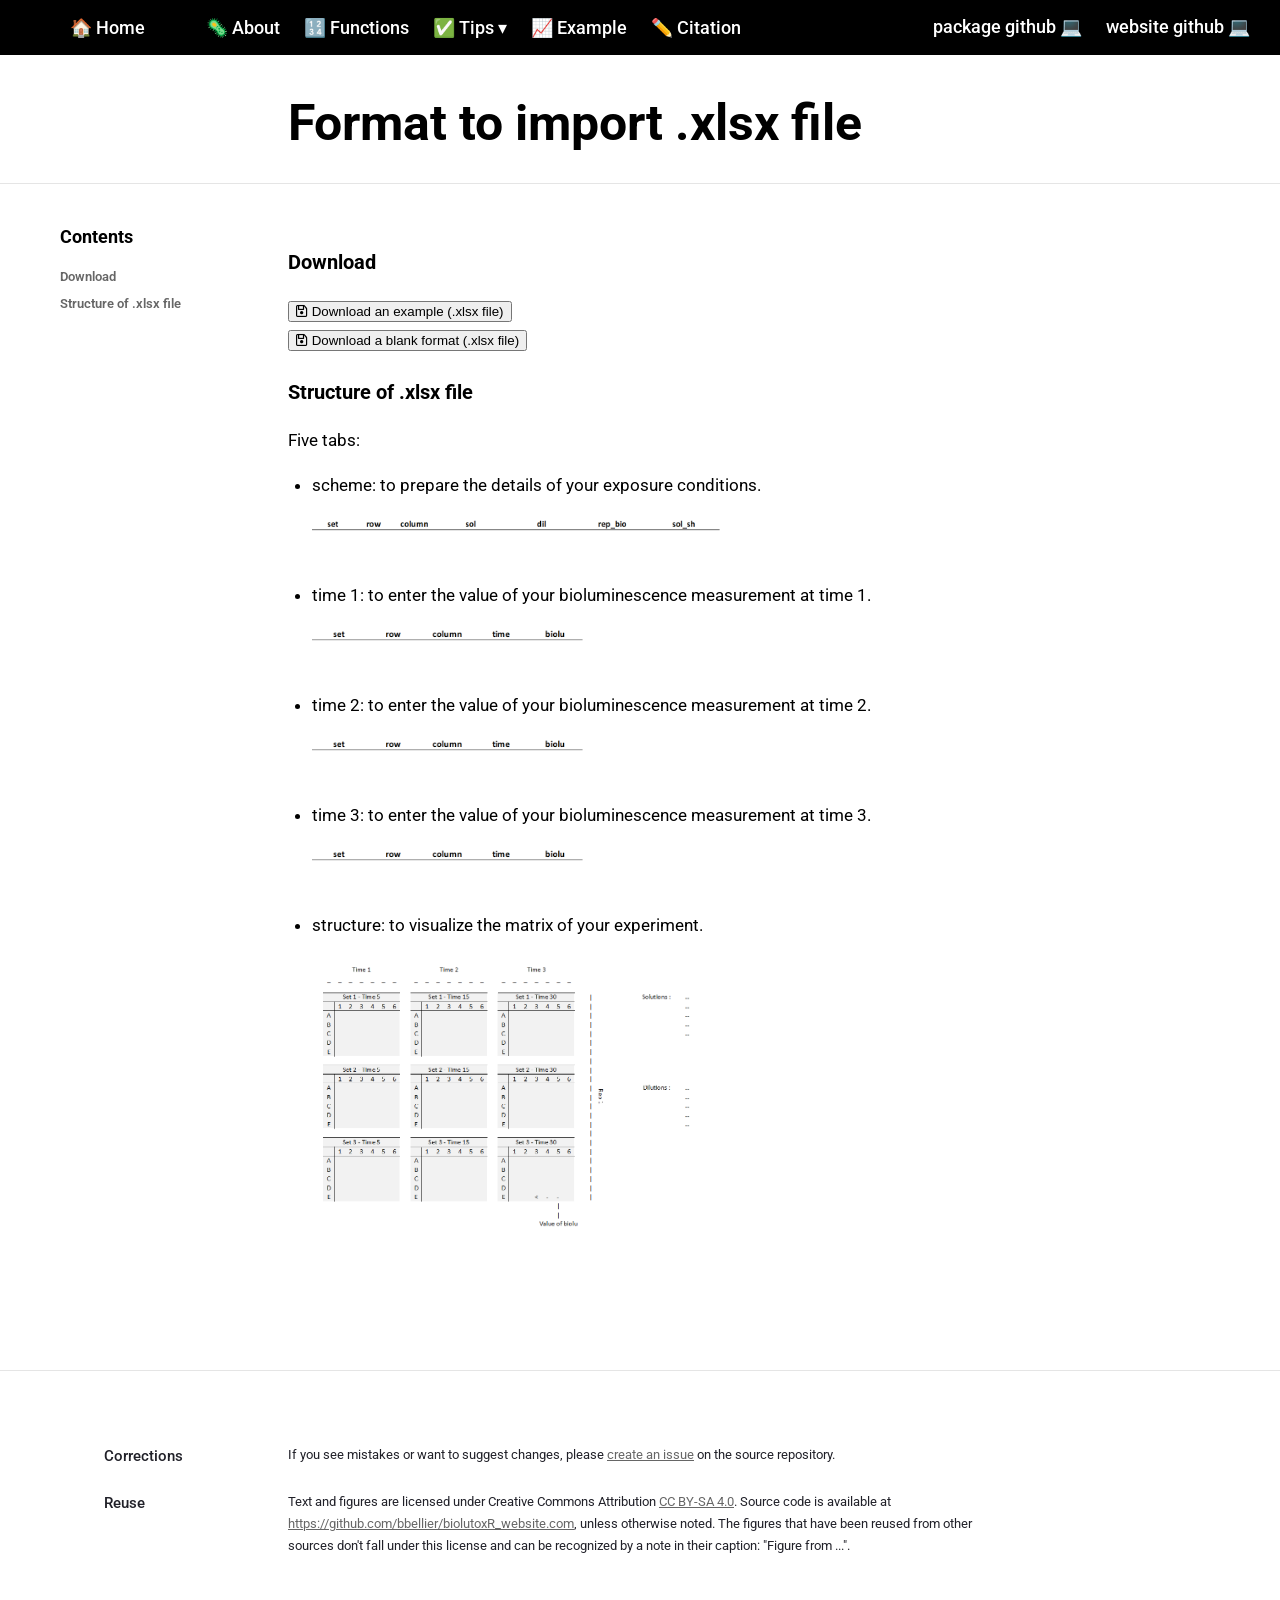
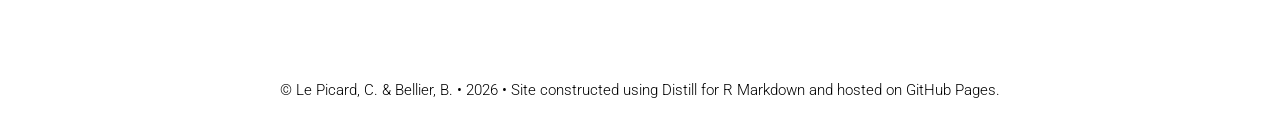
<file: docs/format.html>
<!DOCTYPE html>

<html xmlns="http://www.w3.org/1999/xhtml" lang="" xml:lang="">

<head>
  <meta charset="utf-8"/>
  <meta name="viewport" content="width=device-width, initial-scale=1"/>
  <meta http-equiv="X-UA-Compatible" content="IE=Edge,chrome=1"/>
  <meta name="generator" content="distill" />

  <style type="text/css">
  /* Hide doc at startup (prevent jankiness while JS renders/transforms) */
  body {
    visibility: hidden;
  }
  </style>

 <!--radix_placeholder_import_source-->
 <!--/radix_placeholder_import_source-->

<style type="text/css">code{white-space: pre;}</style>
<style type="text/css" data-origin="pandoc">
html { -webkit-text-size-adjust: 100%; }
pre > code.sourceCode { white-space: pre; position: relative; }
pre > code.sourceCode > span { display: inline-block; line-height: 1.25; }
pre > code.sourceCode > span:empty { height: 1.2em; }
.sourceCode { overflow: visible; }
code.sourceCode > span { color: inherit; text-decoration: inherit; }
div.sourceCode { margin: 1em 0; }
pre.sourceCode { margin: 0; }
@media screen {
div.sourceCode { overflow: auto; }
}
@media print {
pre > code.sourceCode { white-space: pre-wrap; }
pre > code.sourceCode > span { text-indent: -5em; padding-left: 5em; }
}
pre.numberSource code
  { counter-reset: source-line 0; }
pre.numberSource code > span
  { position: relative; left: -4em; counter-increment: source-line; }
pre.numberSource code > span > a:first-child::before
  { content: counter(source-line);
    position: relative; left: -1em; text-align: right; vertical-align: baseline;
    border: none; display: inline-block;
    -webkit-touch-callout: none; -webkit-user-select: none;
    -khtml-user-select: none; -moz-user-select: none;
    -ms-user-select: none; user-select: none;
    padding: 0 4px; width: 4em;
    color: #aaaaaa;
  }
pre.numberSource { margin-left: 3em; border-left: 1px solid #aaaaaa;  padding-left: 4px; }
div.sourceCode
  { color: #00769e; background-color: #f1f3f5; }
@media screen {
pre > code.sourceCode > span > a:first-child::before { text-decoration: underline; }
}
code span { color: #00769e; } /* Normal */
code span.al { color: #ad0000; } /* Alert */
code span.an { color: #5e5e5e; } /* Annotation */
code span.at { color: #657422; } /* Attribute */
code span.bn { color: #ad0000; } /* BaseN */
code span.bu { } /* BuiltIn */
code span.cf { color: #00769e; } /* ControlFlow */
code span.ch { color: #20794d; } /* Char */
code span.cn { color: #8f5902; } /* Constant */
code span.co { color: #5e5e5e; } /* Comment */
code span.cv { color: #5e5e5e; font-style: italic; } /* CommentVar */
code span.do { color: #5e5e5e; font-style: italic; } /* Documentation */
code span.dt { color: #ad0000; } /* DataType */
code span.dv { color: #ad0000; } /* DecVal */
code span.er { color: #ad0000; } /* Error */
code span.ex { } /* Extension */
code span.fl { color: #ad0000; } /* Float */
code span.fu { color: #4758ab; } /* Function */
code span.im { } /* Import */
code span.in { color: #5e5e5e; } /* Information */
code span.kw { color: #00769e; } /* Keyword */
code span.op { color: #5e5e5e; } /* Operator */
code span.ot { color: #00769e; } /* Other */
code span.pp { color: #ad0000; } /* Preprocessor */
code span.sc { color: #5e5e5e; } /* SpecialChar */
code span.ss { color: #20794d; } /* SpecialString */
code span.st { color: #20794d; } /* String */
code span.va { color: #111111; } /* Variable */
code span.vs { color: #20794d; } /* VerbatimString */
code span.wa { color: #5e5e5e; font-style: italic; } /* Warning */
</style>


  <!--radix_placeholder_meta_tags-->
  <title>🏠 Home: Format to import .xlsx file</title>


  <link rel="license" href="https://creativecommons.org/licenses/by-sa/4.0/"/>
  <link rel="icon" type="image/vnd.microsoft.icon" href="icons/logo.ico"/>


  <!--  https://developers.facebook.com/docs/sharing/webmasters#markup -->
  <meta property="og:title" content="🏠 Home: Format to import .xlsx file"/>
  <meta property="og:type" content="article"/>
  <meta property="og:locale" content="en_US"/>
  <meta property="og:site_name" content="🏠 Home"/>

  <!--  https://dev.twitter.com/cards/types/summary -->
  <meta property="twitter:card" content="summary"/>
  <meta property="twitter:title" content="🏠 Home: Format to import .xlsx file"/>

  <!--/radix_placeholder_meta_tags-->
  <!--radix_placeholder_rmarkdown_metadata-->

  <script type="text/json" id="radix-rmarkdown-metadata">
  {"type":"list","attributes":{"names":{"type":"character","attributes":{},"value":["title","output"]}},"value":[{"type":"character","attributes":{},"value":["Format to import .xlsx file"]},{"type":"list","attributes":{"names":{"type":"character","attributes":{},"value":["distill::distill_article"]}},"value":[{"type":"list","attributes":{"names":{"type":"character","attributes":{},"value":["toc"]}},"value":[{"type":"logical","attributes":{},"value":[true]}]}]}]}
  </script>
  <!--/radix_placeholder_rmarkdown_metadata-->
  <!--radix_placeholder_navigation_in_header-->
  <meta name="distill:offset" content=""/>

  <script type="application/javascript">

    window.headroom_prevent_pin = false;

    window.document.addEventListener("DOMContentLoaded", function (event) {

      // initialize headroom for banner
      var header = $('header').get(0);
      var headerHeight = header.offsetHeight;
      var headroom = new Headroom(header, {
        tolerance: 5,
        onPin : function() {
          if (window.headroom_prevent_pin) {
            window.headroom_prevent_pin = false;
            headroom.unpin();
          }
        }
      });
      headroom.init();
      if(window.location.hash)
        headroom.unpin();
      $(header).addClass('headroom--transition');

      // offset scroll location for banner on hash change
      // (see: https://github.com/WickyNilliams/headroom.js/issues/38)
      window.addEventListener("hashchange", function(event) {
        window.scrollTo(0, window.pageYOffset - (headerHeight + 25));
      });

      // responsive menu
      $('.distill-site-header').each(function(i, val) {
        var topnav = $(this);
        var toggle = topnav.find('.nav-toggle');
        toggle.on('click', function() {
          topnav.toggleClass('responsive');
        });
      });

      // nav dropdowns
      $('.nav-dropbtn').click(function(e) {
        $(this).next('.nav-dropdown-content').toggleClass('nav-dropdown-active');
        $(this).parent().siblings('.nav-dropdown')
           .children('.nav-dropdown-content').removeClass('nav-dropdown-active');
      });
      $("body").click(function(e){
        $('.nav-dropdown-content').removeClass('nav-dropdown-active');
      });
      $(".nav-dropdown").click(function(e){
        e.stopPropagation();
      });
    });
  </script>

  <style type="text/css">

  /* Theme (user-documented overrideables for nav appearance) */

  .distill-site-nav {
    color: rgba(255, 255, 255, 0.8);
    background-color: #0F2E3D;
    font-size: 15px;
    font-weight: 300;
  }

  .distill-site-nav a {
    color: inherit;
    text-decoration: none;
  }

  .distill-site-nav a:hover {
    color: white;
  }

  @media print {
    .distill-site-nav {
      display: none;
    }
  }

  .distill-site-header {

  }

  .distill-site-footer {

  }


  /* Site Header */

  .distill-site-header {
    width: 100%;
    box-sizing: border-box;
    z-index: 3;
  }

  .distill-site-header .nav-left {
    display: inline-block;
    margin-left: 8px;
  }

  @media screen and (max-width: 768px) {
    .distill-site-header .nav-left {
      margin-left: 0;
    }
  }


  .distill-site-header .nav-right {
    float: right;
    margin-right: 8px;
  }

  .distill-site-header a,
  .distill-site-header .title {
    display: inline-block;
    text-align: center;
    padding: 14px 10px 14px 10px;
  }

  .distill-site-header .title {
    font-size: 18px;
    min-width: 150px;
  }

  .distill-site-header .logo {
    padding: 0;
  }

  .distill-site-header .logo img {
    display: none;
    max-height: 20px;
    width: auto;
    margin-bottom: -4px;
  }

  .distill-site-header .nav-image img {
    max-height: 18px;
    width: auto;
    display: inline-block;
    margin-bottom: -3px;
  }



  @media screen and (min-width: 1000px) {
    .distill-site-header .logo img {
      display: inline-block;
    }
    .distill-site-header .nav-left {
      margin-left: 20px;
    }
    .distill-site-header .nav-right {
      margin-right: 20px;
    }
    .distill-site-header .title {
      padding-left: 12px;
    }
  }


  .distill-site-header .nav-toggle {
    display: none;
  }

  .nav-dropdown {
    display: inline-block;
    position: relative;
  }

  .nav-dropdown .nav-dropbtn {
    border: none;
    outline: none;
    color: rgba(255, 255, 255, 0.8);
    padding: 16px 10px;
    background-color: transparent;
    font-family: inherit;
    font-size: inherit;
    font-weight: inherit;
    margin: 0;
    margin-top: 1px;
    z-index: 2;
  }

  .nav-dropdown-content {
    display: none;
    position: absolute;
    background-color: white;
    min-width: 200px;
    border: 1px solid rgba(0,0,0,0.15);
    border-radius: 4px;
    box-shadow: 0px 8px 16px 0px rgba(0,0,0,0.1);
    z-index: 1;
    margin-top: 2px;
    white-space: nowrap;
    padding-top: 4px;
    padding-bottom: 4px;
  }

  .nav-dropdown-content hr {
    margin-top: 4px;
    margin-bottom: 4px;
    border: none;
    border-bottom: 1px solid rgba(0, 0, 0, 0.1);
  }

  .nav-dropdown-active {
    display: block;
  }

  .nav-dropdown-content a, .nav-dropdown-content .nav-dropdown-header {
    color: black;
    padding: 6px 24px;
    text-decoration: none;
    display: block;
    text-align: left;
  }

  .nav-dropdown-content .nav-dropdown-header {
    display: block;
    padding: 5px 24px;
    padding-bottom: 0;
    text-transform: uppercase;
    font-size: 14px;
    color: #999999;
    white-space: nowrap;
  }

  .nav-dropdown:hover .nav-dropbtn {
    color: white;
  }

  .nav-dropdown-content a:hover {
    background-color: #ddd;
    color: black;
  }

  .nav-right .nav-dropdown-content {
    margin-left: -45%;
    right: 0;
  }

  @media screen and (max-width: 768px) {
    .distill-site-header a, .distill-site-header .nav-dropdown  {display: none;}
    .distill-site-header a.nav-toggle {
      float: right;
      display: block;
    }
    .distill-site-header .title {
      margin-left: 0;
    }
    .distill-site-header .nav-right {
      margin-right: 0;
    }
    .distill-site-header {
      overflow: hidden;
    }
    .nav-right .nav-dropdown-content {
      margin-left: 0;
    }
  }


  @media screen and (max-width: 768px) {
    .distill-site-header.responsive {position: relative; min-height: 500px; }
    .distill-site-header.responsive a.nav-toggle {
      position: absolute;
      right: 0;
      top: 0;
    }
    .distill-site-header.responsive a,
    .distill-site-header.responsive .nav-dropdown {
      display: block;
      text-align: left;
    }
    .distill-site-header.responsive .nav-left,
    .distill-site-header.responsive .nav-right {
      width: 100%;
    }
    .distill-site-header.responsive .nav-dropdown {float: none;}
    .distill-site-header.responsive .nav-dropdown-content {position: relative;}
    .distill-site-header.responsive .nav-dropdown .nav-dropbtn {
      display: block;
      width: 100%;
      text-align: left;
    }
  }

  /* Site Footer */

  .distill-site-footer {
    width: 100%;
    overflow: hidden;
    box-sizing: border-box;
    z-index: 3;
    margin-top: 30px;
    padding-top: 30px;
    padding-bottom: 30px;
    text-align: center;
  }

  /* Headroom */

  d-title {
    padding-top: 6rem;
  }

  @media print {
    d-title {
      padding-top: 4rem;
    }
  }

  .headroom {
    z-index: 1000;
    position: fixed;
    top: 0;
    left: 0;
    right: 0;
  }

  .headroom--transition {
    transition: all .4s ease-in-out;
  }

  .headroom--unpinned {
    top: -100px;
  }

  .headroom--pinned {
    top: 0;
  }

  /* adjust viewport for navbar height */
  /* helps vertically center bootstrap (non-distill) content */
  .min-vh-100 {
    min-height: calc(100vh - 100px) !important;
  }

  </style>

  <script src="site_libs/jquery-3.6.0/jquery-3.6.0.min.js"></script>
  <link href="site_libs/font-awesome-6.5.2/css/all.min.css" rel="stylesheet"/>
  <link href="site_libs/font-awesome-6.5.2/css/v4-shims.min.css" rel="stylesheet"/>
  <script src="site_libs/headroom-0.9.4/headroom.min.js"></script>
  <!--/radix_placeholder_navigation_in_header-->
  <!--radix_placeholder_distill-->

  <style type="text/css">

  body {
    background-color: white;
  }

  .pandoc-table {
    width: 100%;
  }

  .pandoc-table>caption {
    margin-bottom: 10px;
  }

  .pandoc-table th:not([align]) {
    text-align: left;
  }

  .pagedtable-footer {
    font-size: 15px;
  }

  d-byline .byline {
    grid-template-columns: 2fr 2fr;
  }

  d-byline .byline h3 {
    margin-block-start: 1.5em;
  }

  d-byline .byline .authors-affiliations h3 {
    margin-block-start: 0.5em;
  }

  .authors-affiliations .orcid-id {
    width: 16px;
    height:16px;
    margin-left: 4px;
    margin-right: 4px;
    vertical-align: middle;
    padding-bottom: 2px;
  }

  d-title .dt-tags {
    margin-top: 1em;
    grid-column: text;
  }

  .dt-tags .dt-tag {
    text-decoration: none;
    display: inline-block;
    color: rgba(0,0,0,0.6);
    padding: 0em 0.4em;
    margin-right: 0.5em;
    margin-bottom: 0.4em;
    font-size: 70%;
    border: 1px solid rgba(0,0,0,0.2);
    border-radius: 3px;
    text-transform: uppercase;
    font-weight: 500;
  }

  d-article table.gt_table td,
  d-article table.gt_table th {
    border-bottom: none;
    font-size: 100%;
  }

  .html-widget {
    margin-bottom: 2.0em;
  }

  .l-screen-inset {
    padding-right: 16px;
  }

  .l-screen .caption {
    margin-left: 10px;
  }

  .shaded {
    background: rgb(247, 247, 247);
    padding-top: 20px;
    padding-bottom: 20px;
    border-top: 1px solid rgba(0, 0, 0, 0.1);
    border-bottom: 1px solid rgba(0, 0, 0, 0.1);
  }

  .shaded .html-widget {
    margin-bottom: 0;
    border: 1px solid rgba(0, 0, 0, 0.1);
  }

  .shaded .shaded-content {
    background: white;
  }

  .text-output {
    margin-top: 0;
    line-height: 1.5em;
  }

  .hidden {
    display: none !important;
  }

  hr.section-separator {
    border: none;
    border-top: 1px solid rgba(0, 0, 0, 0.1);
    margin: 0px;
  }


  d-byline {
    border-top: none;
  }

  d-article {
    padding-top: 2.5rem;
    padding-bottom: 30px;
    border-top: none;
  }

  d-appendix {
    padding-top: 30px;
  }

  d-article>p>img {
    width: 100%;
  }

  d-article h2 {
    margin: 1rem 0 1.5rem 0;
  }

  d-article h3 {
    margin-top: 1.5rem;
  }

  d-article iframe {
    border: 1px solid rgba(0, 0, 0, 0.1);
    margin-bottom: 2.0em;
    width: 100%;
  }

  /* Tweak code blocks */

  d-article div.sourceCode code,
  d-article pre code {
    font-family: Consolas, Monaco, 'Andale Mono', 'Ubuntu Mono', monospace;
  }

  d-article pre,
  d-article div.sourceCode,
  d-article div.sourceCode pre {
    overflow: auto;
  }

  d-article div.sourceCode {
    background-color: white;
  }

  d-article div.sourceCode pre {
    padding-left: 10px;
    font-size: 12px;
    border-left: 2px solid rgba(0,0,0,0.1);
  }

  d-article pre {
    font-size: 12px;
    color: black;
    background: none;
    margin-top: 0;
    text-align: left;
    white-space: pre;
    word-spacing: normal;
    word-break: normal;
    word-wrap: normal;
    line-height: 1.5;

    -moz-tab-size: 4;
    -o-tab-size: 4;
    tab-size: 4;

    -webkit-hyphens: none;
    -moz-hyphens: none;
    -ms-hyphens: none;
    hyphens: none;
  }

  d-article pre a {
    border-bottom: none;
  }

  d-article pre a:hover {
    border-bottom: none;
    text-decoration: underline;
  }

  d-article details {
    grid-column: text;
    margin-bottom: 0.8em;
  }

  @media(min-width: 768px) {

  d-article pre,
  d-article div.sourceCode,
  d-article div.sourceCode pre {
    overflow: visible !important;
  }

  d-article div.sourceCode pre {
    padding-left: 18px;
    font-size: 14px;
  }

  /* tweak for Pandoc numbered line within distill */
  d-article pre.numberSource code > span {
      left: -2em;
  }

  d-article pre {
    font-size: 14px;
  }

  }

  figure img.external {
    background: white;
    border: 1px solid rgba(0, 0, 0, 0.1);
    box-shadow: 0 1px 8px rgba(0, 0, 0, 0.1);
    padding: 18px;
    box-sizing: border-box;
  }

  /* CSS for d-contents */

  .d-contents {
    grid-column: text;
    color: rgba(0,0,0,0.8);
    font-size: 0.9em;
    padding-bottom: 1em;
    margin-bottom: 1em;
    padding-bottom: 0.5em;
    margin-bottom: 1em;
    padding-left: 0.25em;
    justify-self: start;
  }

  @media(min-width: 1000px) {
    .d-contents.d-contents-float {
      height: 0;
      grid-column-start: 1;
      grid-column-end: 4;
      justify-self: center;
      padding-right: 3em;
      padding-left: 2em;
    }
  }

  .d-contents nav h3 {
    font-size: 18px;
    margin-top: 0;
    margin-bottom: 1em;
  }

  .d-contents li {
    list-style-type: none
  }

  .d-contents nav > ul {
    padding-left: 0;
  }

  .d-contents ul {
    padding-left: 1em
  }

  .d-contents nav ul li {
    margin-top: 0.6em;
    margin-bottom: 0.2em;
  }

  .d-contents nav a {
    font-size: 13px;
    border-bottom: none;
    text-decoration: none
    color: rgba(0, 0, 0, 0.8);
  }

  .d-contents nav a:hover {
    text-decoration: underline solid rgba(0, 0, 0, 0.6)
  }

  .d-contents nav > ul > li > a {
    font-weight: 600;
  }

  .d-contents nav > ul > li > ul {
    font-weight: inherit;
  }

  .d-contents nav > ul > li > ul > li {
    margin-top: 0.2em;
  }


  .d-contents nav ul {
    margin-top: 0;
    margin-bottom: 0.25em;
  }

  .d-article-with-toc h2:nth-child(2) {
    margin-top: 0;
  }


  /* Figure */

  .figure {
    position: relative;
    margin-bottom: 2.5em;
    margin-top: 1.5em;
  }

  .figure .caption {
    color: rgba(0, 0, 0, 0.6);
    font-size: 12px;
    line-height: 1.5em;
  }

  .figure img.external {
    background: white;
    border: 1px solid rgba(0, 0, 0, 0.1);
    box-shadow: 0 1px 8px rgba(0, 0, 0, 0.1);
    padding: 18px;
    box-sizing: border-box;
  }

  .figure .caption a {
    color: rgba(0, 0, 0, 0.6);
  }

  .figure .caption b,
  .figure .caption strong, {
    font-weight: 600;
    color: rgba(0, 0, 0, 1.0);
  }

  /* Citations */

  d-article .citation {
    color: inherit;
    cursor: inherit;
  }

  div.hanging-indent{
    margin-left: 1em; text-indent: -1em;
  }

  /* Citation hover box */

  .tippy-box[data-theme~=light-border] {
    background-color: rgba(250, 250, 250, 0.95);
  }

  .tippy-content > p {
    margin-bottom: 0;
    padding: 2px;
  }


  /* Tweak 1000px media break to show more text */

  @media(min-width: 1000px) {
    .base-grid,
    distill-header,
    d-title,
    d-abstract,
    d-article,
    d-appendix,
    distill-appendix,
    d-byline,
    d-footnote-list,
    d-citation-list,
    distill-footer {
      grid-template-columns: [screen-start] 1fr [page-start kicker-start] 80px [middle-start] 50px [text-start kicker-end] 65px 65px 65px 65px 65px 65px 65px 65px [text-end gutter-start] 65px [middle-end] 65px [page-end gutter-end] 1fr [screen-end];
      grid-column-gap: 16px;
    }

    .grid {
      grid-column-gap: 16px;
    }

    d-article {
      font-size: 1.06rem;
      line-height: 1.7em;
    }
    figure .caption, .figure .caption, figure figcaption {
      font-size: 13px;
    }
  }

  @media(min-width: 1180px) {
    .base-grid,
    distill-header,
    d-title,
    d-abstract,
    d-article,
    d-appendix,
    distill-appendix,
    d-byline,
    d-footnote-list,
    d-citation-list,
    distill-footer {
      grid-template-columns: [screen-start] 1fr [page-start kicker-start] 60px [middle-start] 60px [text-start kicker-end] 60px 60px 60px 60px 60px 60px 60px 60px [text-end gutter-start] 60px [middle-end] 60px [page-end gutter-end] 1fr [screen-end];
      grid-column-gap: 32px;
    }

    .grid {
      grid-column-gap: 32px;
    }
  }


  /* Get the citation styles for the appendix (not auto-injected on render since
     we do our own rendering of the citation appendix) */

  d-appendix .citation-appendix,
  .d-appendix .citation-appendix {
    font-size: 11px;
    line-height: 15px;
    border-left: 1px solid rgba(0, 0, 0, 0.1);
    padding-left: 18px;
    border: 1px solid rgba(0,0,0,0.1);
    background: rgba(0, 0, 0, 0.02);
    padding: 10px 18px;
    border-radius: 3px;
    color: rgba(150, 150, 150, 1);
    overflow: hidden;
    margin-top: -12px;
    white-space: pre-wrap;
    word-wrap: break-word;
  }

  /* Include appendix styles here so they can be overridden */

  d-appendix {
    contain: layout style;
    font-size: 0.8em;
    line-height: 1.7em;
    margin-top: 60px;
    margin-bottom: 0;
    border-top: 1px solid rgba(0, 0, 0, 0.1);
    color: rgba(0,0,0,0.5);
    padding-top: 60px;
    padding-bottom: 48px;
  }

  d-appendix h3 {
    grid-column: page-start / text-start;
    font-size: 15px;
    font-weight: 500;
    margin-top: 1em;
    margin-bottom: 0;
    color: rgba(0,0,0,0.65);
  }

  d-appendix h3 + * {
    margin-top: 1em;
  }

  d-appendix ol {
    padding: 0 0 0 15px;
  }

  @media (min-width: 768px) {
    d-appendix ol {
      padding: 0 0 0 30px;
      margin-left: -30px;
    }
  }

  d-appendix li {
    margin-bottom: 1em;
  }

  d-appendix a {
    color: rgba(0, 0, 0, 0.6);
  }

  d-appendix > * {
    grid-column: text;
  }

  d-appendix > d-footnote-list,
  d-appendix > d-citation-list,
  d-appendix > distill-appendix {
    grid-column: screen;
  }

  /* Include footnote styles here so they can be overridden */

  d-footnote-list {
    contain: layout style;
  }

  d-footnote-list > * {
    grid-column: text;
  }

  d-footnote-list a.footnote-backlink {
    color: rgba(0,0,0,0.3);
    padding-left: 0.5em;
  }



  /* Anchor.js */

  .anchorjs-link {
    /*transition: all .25s linear; */
    text-decoration: none;
    border-bottom: none;
  }
  *:hover > .anchorjs-link {
    margin-left: -1.125em !important;
    text-decoration: none;
    border-bottom: none;
  }

  /* Social footer */

  .social_footer {
    margin-top: 30px;
    margin-bottom: 0;
    color: rgba(0,0,0,0.67);
  }

  .disqus-comments {
    margin-right: 30px;
  }

  .disqus-comment-count {
    border-bottom: 1px solid rgba(0, 0, 0, 0.4);
    cursor: pointer;
  }

  #disqus_thread {
    margin-top: 30px;
  }

  .article-sharing a {
    border-bottom: none;
    margin-right: 8px;
  }

  .article-sharing a:hover {
    border-bottom: none;
  }

  .sidebar-section.subscribe {
    font-size: 12px;
    line-height: 1.6em;
  }

  .subscribe p {
    margin-bottom: 0.5em;
  }


  .article-footer .subscribe {
    font-size: 15px;
    margin-top: 45px;
  }


  .sidebar-section.custom {
    font-size: 12px;
    line-height: 1.6em;
  }

  .custom p {
    margin-bottom: 0.5em;
  }

  /* Styles for listing layout (hide title) */
  .layout-listing d-title, .layout-listing .d-title {
    display: none;
  }

  /* Styles for posts lists (not auto-injected) */


  .posts-with-sidebar {
    padding-left: 45px;
    padding-right: 45px;
  }

  .posts-list .description h2,
  .posts-list .description p {
    font-family: -apple-system, BlinkMacSystemFont, "Segoe UI", Roboto, Oxygen, Ubuntu, Cantarell, "Fira Sans", "Droid Sans", "Helvetica Neue", Arial, sans-serif;
  }

  .posts-list .description h2 {
    font-weight: 700;
    border-bottom: none;
    padding-bottom: 0;
  }

  .posts-list h2.post-tag {
    border-bottom: 1px solid rgba(0, 0, 0, 0.2);
    padding-bottom: 12px;
  }
  .posts-list {
    margin-top: 60px;
    margin-bottom: 24px;
  }

  .posts-list .post-preview {
    text-decoration: none;
    overflow: hidden;
    display: block;
    border-bottom: 1px solid rgba(0, 0, 0, 0.1);
    padding: 24px 0;
  }

  .post-preview-last {
    border-bottom: none !important;
  }

  .posts-list .posts-list-caption {
    grid-column: screen;
    font-weight: 400;
  }

  .posts-list .post-preview h2 {
    margin: 0 0 6px 0;
    line-height: 1.2em;
    font-style: normal;
    font-size: 24px;
  }

  .posts-list .post-preview p {
    margin: 0 0 12px 0;
    line-height: 1.4em;
    font-size: 16px;
  }

  .posts-list .post-preview .thumbnail {
    box-sizing: border-box;
    margin-bottom: 24px;
    position: relative;
    max-width: 500px;
  }
  .posts-list .post-preview img {
    width: 100%;
    display: block;
  }

  .posts-list .metadata {
    font-size: 12px;
    line-height: 1.4em;
    margin-bottom: 18px;
  }

  .posts-list .metadata > * {
    display: inline-block;
  }

  .posts-list .metadata .publishedDate {
    margin-right: 2em;
  }

  .posts-list .metadata .dt-authors {
    display: block;
    margin-top: 0.3em;
    margin-right: 2em;
  }

  .posts-list .dt-tags {
    display: block;
    line-height: 1em;
  }

  .posts-list .dt-tags .dt-tag {
    display: inline-block;
    color: rgba(0,0,0,0.6);
    padding: 0.3em 0.4em;
    margin-right: 0.2em;
    margin-bottom: 0.4em;
    font-size: 60%;
    border: 1px solid rgba(0,0,0,0.2);
    border-radius: 3px;
    text-transform: uppercase;
    font-weight: 500;
  }

  .posts-list img {
    opacity: 1;
  }

  .posts-list img[data-src] {
    opacity: 0;
  }

  .posts-more {
    clear: both;
  }


  .posts-sidebar {
    font-size: 16px;
  }

  .posts-sidebar h3 {
    font-size: 16px;
    margin-top: 0;
    margin-bottom: 0.5em;
    font-weight: 400;
    text-transform: uppercase;
  }

  .sidebar-section {
    margin-bottom: 30px;
  }

  .categories ul {
    list-style-type: none;
    margin: 0;
    padding: 0;
  }

  .categories li {
    color: rgba(0, 0, 0, 0.8);
    margin-bottom: 0;
  }

  .categories li>a {
    border-bottom: none;
  }

  .categories li>a:hover {
    border-bottom: 1px solid rgba(0, 0, 0, 0.4);
  }

  .categories .active {
    font-weight: 600;
  }

  .categories .category-count {
    color: rgba(0, 0, 0, 0.4);
  }


  @media(min-width: 768px) {
    .posts-list .post-preview h2 {
      font-size: 26px;
    }
    .posts-list .post-preview .thumbnail {
      float: right;
      width: 30%;
      margin-bottom: 0;
    }
    .posts-list .post-preview .description {
      float: left;
      width: 45%;
    }
    .posts-list .post-preview .metadata {
      float: left;
      width: 20%;
      margin-top: 8px;
    }
    .posts-list .post-preview p {
      margin: 0 0 12px 0;
      line-height: 1.5em;
      font-size: 16px;
    }
    .posts-with-sidebar .posts-list {
      float: left;
      width: 75%;
    }
    .posts-with-sidebar .posts-sidebar {
      float: right;
      width: 20%;
      margin-top: 60px;
      padding-top: 24px;
      padding-bottom: 24px;
    }
  }


  /* Improve display for browsers without grid (IE/Edge <= 15) */

  .downlevel {
    line-height: 1.6em;
    font-family: -apple-system, BlinkMacSystemFont, "Segoe UI", Roboto, Oxygen, Ubuntu, Cantarell, "Fira Sans", "Droid Sans", "Helvetica Neue", Arial, sans-serif;
    margin: 0;
  }

  .downlevel .d-title {
    padding-top: 6rem;
    padding-bottom: 1.5rem;
  }

  .downlevel .d-title h1 {
    font-size: 50px;
    font-weight: 700;
    line-height: 1.1em;
    margin: 0 0 0.5rem;
  }

  .downlevel .d-title p {
    font-weight: 300;
    font-size: 1.2rem;
    line-height: 1.55em;
    margin-top: 0;
  }

  .downlevel .d-byline {
    padding-top: 0.8em;
    padding-bottom: 0.8em;
    font-size: 0.8rem;
    line-height: 1.8em;
  }

  .downlevel .section-separator {
    border: none;
    border-top: 1px solid rgba(0, 0, 0, 0.1);
  }

  .downlevel .d-article {
    font-size: 1.06rem;
    line-height: 1.7em;
    padding-top: 1rem;
    padding-bottom: 2rem;
  }


  .downlevel .d-appendix {
    padding-left: 0;
    padding-right: 0;
    max-width: none;
    font-size: 0.8em;
    line-height: 1.7em;
    margin-bottom: 0;
    color: rgba(0,0,0,0.5);
    padding-top: 40px;
    padding-bottom: 48px;
  }

  .downlevel .footnotes ol {
    padding-left: 13px;
  }

  .downlevel .base-grid,
  .downlevel .distill-header,
  .downlevel .d-title,
  .downlevel .d-abstract,
  .downlevel .d-article,
  .downlevel .d-appendix,
  .downlevel .distill-appendix,
  .downlevel .d-byline,
  .downlevel .d-footnote-list,
  .downlevel .d-citation-list,
  .downlevel .distill-footer,
  .downlevel .appendix-bottom,
  .downlevel .posts-container {
    padding-left: 40px;
    padding-right: 40px;
  }

  @media(min-width: 768px) {
    .downlevel .base-grid,
    .downlevel .distill-header,
    .downlevel .d-title,
    .downlevel .d-abstract,
    .downlevel .d-article,
    .downlevel .d-appendix,
    .downlevel .distill-appendix,
    .downlevel .d-byline,
    .downlevel .d-footnote-list,
    .downlevel .d-citation-list,
    .downlevel .distill-footer,
    .downlevel .appendix-bottom,
    .downlevel .posts-container {
    padding-left: 150px;
    padding-right: 150px;
    max-width: 900px;
  }
  }

  .downlevel pre code {
    display: block;
    border-left: 2px solid rgba(0, 0, 0, .1);
    padding: 0 0 0 20px;
    font-size: 14px;
  }

  .downlevel code, .downlevel pre {
    color: black;
    background: none;
    font-family: Consolas, Monaco, 'Andale Mono', 'Ubuntu Mono', monospace;
    text-align: left;
    white-space: pre;
    word-spacing: normal;
    word-break: normal;
    word-wrap: normal;
    line-height: 1.5;

    -moz-tab-size: 4;
    -o-tab-size: 4;
    tab-size: 4;

    -webkit-hyphens: none;
    -moz-hyphens: none;
    -ms-hyphens: none;
    hyphens: none;
  }

  .downlevel .posts-list .post-preview {
    color: inherit;
  }



  </style>

  <script type="application/javascript">

  function is_downlevel_browser() {
    if (bowser.isUnsupportedBrowser({ msie: "12", msedge: "16"},
                                   window.navigator.userAgent)) {
      return true;
    } else {
      return window.load_distill_framework === undefined;
    }
  }

  // show body when load is complete
  function on_load_complete() {

    // add anchors
    if (window.anchors) {
      window.anchors.options.placement = 'left';
      window.anchors.add('d-article > h2, d-article > h3, d-article > h4, d-article > h5');
    }


    // set body to visible
    document.body.style.visibility = 'visible';

    // force redraw for leaflet widgets
    if (window.HTMLWidgets) {
      var maps = window.HTMLWidgets.findAll(".leaflet");
      $.each(maps, function(i, el) {
        var map = this.getMap();
        map.invalidateSize();
        map.eachLayer(function(layer) {
          if (layer instanceof L.TileLayer)
            layer.redraw();
        });
      });
    }

    // trigger 'shown' so htmlwidgets resize
    $('d-article').trigger('shown');
  }

  function init_distill() {

    init_common();

    // create front matter
    var front_matter = $('<d-front-matter></d-front-matter>');
    $('#distill-front-matter').wrap(front_matter);

    // create d-title
    $('.d-title').changeElementType('d-title');

    // separator
    var separator = '<hr class="section-separator" style="clear: both"/>';
    // prepend separator above appendix
    $('.d-byline').before(separator);
    $('.d-article').before(separator);

    // create d-byline
    var byline = $('<d-byline></d-byline>');
    $('.d-byline').replaceWith(byline);

    // create d-article
    var article = $('<d-article></d-article>');
    $('.d-article').wrap(article).children().unwrap();

    // move posts container into article
    $('.posts-container').appendTo($('d-article'));

    // create d-appendix
    $('.d-appendix').changeElementType('d-appendix');

    // flag indicating that we have appendix items
    var appendix = $('.appendix-bottom').children('h3').length > 0;

    // replace footnotes with <d-footnote>
    $('.footnote-ref').each(function(i, val) {
      appendix = true;
      var href = $(this).attr('href');
      var id = href.replace('#', '');
      var fn = $('#' + id);
      var fn_p = $('#' + id + '>p');
      fn_p.find('.footnote-back').remove();
      var text = fn_p.html();
      var dtfn = $('<d-footnote></d-footnote>');
      dtfn.html(text);
      $(this).replaceWith(dtfn);
    });
    // remove footnotes
    $('.footnotes').remove();

    // move refs into #references-listing
    $('#references-listing').replaceWith($('#refs'));

    $('h1.appendix, h2.appendix').each(function(i, val) {
      $(this).changeElementType('h3');
    });
    $('h3.appendix').each(function(i, val) {
      var id = $(this).attr('id');
      $('.d-contents a[href="#' + id + '"]').parent().remove();
      appendix = true;
      $(this).nextUntil($('h1, h2, h3')).addBack().appendTo($('d-appendix'));
    });

    // show d-appendix if we have appendix content
    $("d-appendix").css('display', appendix ? 'grid' : 'none');

    // localize layout chunks to just output
    $('.layout-chunk').each(function(i, val) {

      // capture layout
      var layout = $(this).attr('data-layout');

      // apply layout to markdown level block elements
      var elements = $(this).children().not('details, div.sourceCode, pre, script');
      elements.each(function(i, el) {
        var layout_div = $('<div class="' + layout + '"></div>');
        if (layout_div.hasClass('shaded')) {
          var shaded_content = $('<div class="shaded-content"></div>');
          $(this).wrap(shaded_content);
          $(this).parent().wrap(layout_div);
        } else {
          $(this).wrap(layout_div);
        }
      });


      // unwrap the layout-chunk div
      $(this).children().unwrap();
    });

    // remove code block used to force  highlighting css
    $('.distill-force-highlighting-css').parent().remove();

    // remove empty line numbers inserted by pandoc when using a
    // custom syntax highlighting theme, except when numbering line
    // in code chunk
    $('pre:not(.numberLines) code.sourceCode a:empty').remove();

    // load distill framework
    load_distill_framework();

    // wait for window.distillRunlevel == 4 to do post processing
    function distill_post_process() {

      if (!window.distillRunlevel || window.distillRunlevel < 4)
        return;

      // hide author/affiliations entirely if we have no authors
      var front_matter = JSON.parse($("#distill-front-matter").html());
      var have_authors = front_matter.authors && front_matter.authors.length > 0;
      if (!have_authors)
        $('d-byline').addClass('hidden');

      // article with toc class
      $('.d-contents').parent().addClass('d-article-with-toc');

      // strip links that point to #
      $('.authors-affiliations').find('a[href="#"]').removeAttr('href');

      // add orcid ids
      $('.authors-affiliations').find('.author').each(function(i, el) {
        var orcid_id = front_matter.authors[i].orcidID;
        var author_name = front_matter.authors[i].author
        if (orcid_id) {
          var a = $('<a></a>');
          a.attr('href', 'https://orcid.org/' + orcid_id);
          var img = $('<img></img>');
          img.addClass('orcid-id');
          img.attr('alt', author_name ? 'ORCID ID for ' + author_name : 'ORCID ID');
          img.attr('src','[data-uri]');
          a.append(img);
          $(this).append(a);
        }
      });

      // hide elements of author/affiliations grid that have no value
      function hide_byline_column(caption) {
        $('d-byline').find('h3:contains("' + caption + '")').parent().css('visibility', 'hidden');
      }

      // affiliations
      var have_affiliations = false;
      for (var i = 0; i<front_matter.authors.length; ++i) {
        var author = front_matter.authors[i];
        if (author.affiliation !== "&nbsp;") {
          have_affiliations = true;
          break;
        }
      }
      if (!have_affiliations)
        $('d-byline').find('h3:contains("Affiliations")').css('visibility', 'hidden');

      // published date
      if (!front_matter.publishedDate)
        hide_byline_column("Published");

      // document object identifier
      var doi = $('d-byline').find('h3:contains("DOI")');
      var doi_p = doi.next().empty();
      if (!front_matter.doi) {
        // if we have a citation and valid citationText then link to that
        if ($('#citation').length > 0 && front_matter.citationText) {
          doi.html('Citation');
          $('<a href="#citation"></a>')
            .text(front_matter.citationText)
            .appendTo(doi_p);
        } else {
          hide_byline_column("DOI");
        }
      } else {
        $('<a></a>')
           .attr('href', "https://doi.org/" + front_matter.doi)
           .html(front_matter.doi)
           .appendTo(doi_p);
      }

       // change plural form of authors/affiliations
      if (front_matter.authors.length === 1) {
        var grid = $('.authors-affiliations');
        grid.children('h3:contains("Authors")').text('Author');
        grid.children('h3:contains("Affiliations")').text('Affiliation');
      }

      // remove d-appendix and d-footnote-list local styles
      $('d-appendix > style:first-child').remove();
      $('d-footnote-list > style:first-child').remove();

      // move appendix-bottom entries to the bottom
      $('.appendix-bottom').appendTo('d-appendix').children().unwrap();
      $('.appendix-bottom').remove();

      // hoverable references
      $('span.citation[data-cites]').each(function() {
        const citeChild = $(this).children()[0]
        // Do not process if @xyz has been used without escaping and without bibliography activated
        // https://github.com/rstudio/distill/issues/466
        if (citeChild === undefined) return true

        if (citeChild.nodeName == "D-FOOTNOTE") {
          var fn = citeChild
          $(this).html(fn.shadowRoot.querySelector("sup"))
          $(this).id = fn.id
          fn.remove()
        }
        var refs = $(this).attr('data-cites').split(" ");
        var refHtml = refs.map(function(ref) {
          // Could use CSS.escape too here, we insure backward compatibility in navigator
          return "<p>" + $('div[id="ref-' + ref + '"]').html() + "</p>";
        }).join("\n");
        window.tippy(this, {
          allowHTML: true,
          content: refHtml,
          maxWidth: 500,
          interactive: true,
          interactiveBorder: 10,
          theme: 'light-border',
          placement: 'bottom-start'
        });
      });

      // fix footnotes in tables (#411)
      // replacing broken distill.pub feature
      $('table d-footnote').each(function() {
        // we replace internal showAtNode methode which is triggered when hovering a footnote
        this.hoverBox.showAtNode = function(node) {
          // ported from https://github.com/distillpub/template/pull/105/files
          calcOffset = function(elem) {
              let x = elem.offsetLeft;
              let y = elem.offsetTop;
              // Traverse upwards until an `absolute` element is found or `elem`
              // becomes null.
              while (elem = elem.offsetParent && elem.style.position != 'absolute') {
                  x += elem.offsetLeft;
                  y += elem.offsetTop;
              }

              return { left: x, top: y };
          }
          // https://developer.mozilla.org/en-US/docs/Web/API/HTMLElement/offsetTop
          const bbox = node.getBoundingClientRect();
          const offset = calcOffset(node);
          this.show([offset.left + bbox.width, offset.top + bbox.height]);
        }
      })

      // clear polling timer
      clearInterval(tid);

      // show body now that everything is ready
      on_load_complete();
    }

    var tid = setInterval(distill_post_process, 50);
    distill_post_process();

  }

  function init_downlevel() {

    init_common();

     // insert hr after d-title
    $('.d-title').after($('<hr class="section-separator"/>'));

    // check if we have authors
    var front_matter = JSON.parse($("#distill-front-matter").html());
    var have_authors = front_matter.authors && front_matter.authors.length > 0;

    // manage byline/border
    if (!have_authors)
      $('.d-byline').remove();
    $('.d-byline').after($('<hr class="section-separator"/>'));
    $('.d-byline a').remove();

    // remove toc
    $('.d-contents').remove();

    // move appendix elements
    $('h1.appendix, h2.appendix').each(function(i, val) {
      $(this).changeElementType('h3');
    });
    $('h3.appendix').each(function(i, val) {
      $(this).nextUntil($('h1, h2, h3')).addBack().appendTo($('.d-appendix'));
    });


    // inject headers into references and footnotes
    var refs_header = $('<h3></h3>');
    refs_header.text('References');
    $('#refs').prepend(refs_header);

    var footnotes_header = $('<h3></h3');
    footnotes_header.text('Footnotes');
    $('.footnotes').children('hr').first().replaceWith(footnotes_header);

    // move appendix-bottom entries to the bottom
    $('.appendix-bottom').appendTo('.d-appendix').children().unwrap();
    $('.appendix-bottom').remove();

    // remove appendix if it's empty
    if ($('.d-appendix').children().length === 0)
      $('.d-appendix').remove();

    // prepend separator above appendix
    $('.d-appendix').before($('<hr class="section-separator" style="clear: both"/>'));

    // trim code
    $('pre>code').each(function(i, val) {
      $(this).html($.trim($(this).html()));
    });

    // move posts-container right before article
    $('.posts-container').insertBefore($('.d-article'));

    $('body').addClass('downlevel');

    on_load_complete();
  }


  function init_common() {

    // jquery plugin to change element types
    (function($) {
      $.fn.changeElementType = function(newType) {
        var attrs = {};

        $.each(this[0].attributes, function(idx, attr) {
          attrs[attr.nodeName] = attr.nodeValue;
        });

        this.replaceWith(function() {
          return $("<" + newType + "/>", attrs).append($(this).contents());
        });
      };
    })(jQuery);

    // prevent underline for linked images
    $('a > img').parent().css({'border-bottom' : 'none'});

    // mark non-body figures created by knitr chunks as 100% width
    $('.layout-chunk').each(function(i, val) {
      var figures = $(this).find('img, .html-widget');
      // ignore leaflet img layers (#106)
      figures = figures.filter(':not(img[class*="leaflet"])')
      if ($(this).attr('data-layout') !== "l-body") {
        figures.css('width', '100%');
      } else {
        figures.css('max-width', '100%');
        figures.filter("[width]").each(function(i, val) {
          var fig = $(this);
          fig.css('width', fig.attr('width') + 'px');
        });

      }
    });

    // auto-append index.html to post-preview links in file: protocol
    // and in rstudio ide preview
    $('.post-preview').each(function(i, val) {
      if (window.location.protocol === "file:")
        $(this).attr('href', $(this).attr('href') + "index.html");
    });

    // get rid of index.html references in header
    if (window.location.protocol !== "file:") {
      $('.distill-site-header a[href]').each(function(i,val) {
        $(this).attr('href', $(this).attr('href').replace(/^index[.]html/, "./"));
      });
    }

    // add class to pandoc style tables
    $('tr.header').parent('thead').parent('table').addClass('pandoc-table');
    $('.kable-table').children('table').addClass('pandoc-table');

    // add figcaption style to table captions
    $('caption').parent('table').addClass("figcaption");

    // initialize posts list
    if (window.init_posts_list)
      window.init_posts_list();

    // implmement disqus comment link
    $('.disqus-comment-count').click(function() {
      window.headroom_prevent_pin = true;
      $('#disqus_thread').toggleClass('hidden');
      if (!$('#disqus_thread').hasClass('hidden')) {
        var offset = $(this).offset();
        $(window).resize();
        $('html, body').animate({
          scrollTop: offset.top - 35
        });
      }
    });
  }

  document.addEventListener('DOMContentLoaded', function() {
    if (is_downlevel_browser())
      init_downlevel();
    else
      window.addEventListener('WebComponentsReady', init_distill);
  });

  </script>

  <style type="text/css">
  /* base variables */

  /* Edit the CSS properties in this file to create a custom
     Distill theme. Only edit values in the right column
     for each row; values shown are the CSS defaults.
     To return any property to the default,
     you may set its value to: unset
     All rows must end with a semi-colon.                      */

  /* Optional: embed custom fonts here with `@import`          */
  /* This must remain at the top of this file.                 */



  html {
    /*-- Main font sizes --*/
    --title-size:      50px;
    --body-size:       1.06rem;
    --code-size:       14px;
    --aside-size:      12px;
    --fig-cap-size:    13px;
    /*-- Main font colors --*/
    --title-color:     #000000;
    --header-color:    rgba(0, 0, 0, 0.8);
    --body-color:      rgba(0, 0, 0, 0.8);
    --aside-color:     rgba(0, 0, 0, 0.6);
    --fig-cap-color:   rgba(0, 0, 0, 0.6);
    /*-- Specify custom fonts ~~~ must be imported above   --*/
    --heading-font:    sans-serif;
    --mono-font:       monospace;
    --body-font:       sans-serif;
    --navbar-font:     sans-serif;  /* websites + blogs only */
  }

  /*-- ARTICLE METADATA --*/
  d-byline {
    --heading-size:    0.6rem;
    --heading-color:   rgba(0, 0, 0, 0.5);
    --body-size:       0.8rem;
    --body-color:      rgba(0, 0, 0, 0.8);
  }

  /*-- ARTICLE TABLE OF CONTENTS --*/
  .d-contents {
    --heading-size:    18px;
    --contents-size:   13px;
  }

  /*-- ARTICLE APPENDIX --*/
  d-appendix {
    --heading-size:    15px;
    --heading-color:   rgba(0, 0, 0, 0.65);
    --text-size:       0.8em;
    --text-color:      rgba(0, 0, 0, 0.5);
  }

  /*-- WEBSITE HEADER + FOOTER --*/
  /* These properties only apply to Distill sites and blogs  */

  .distill-site-header {
    --title-size:       18px;
    --text-color:       rgba(255, 255, 255, 0.8);
    --text-size:        15px;
    --hover-color:      white;
    --bkgd-color:       #0F2E3D;
  }

  .distill-site-footer {
    --text-color:       rgba(255, 255, 255, 0.8);
    --text-size:        15px;
    --hover-color:      white;
    --bkgd-color:       #0F2E3D;
  }

  /*-- Additional custom styles --*/
  /* Add any additional CSS rules below                      */
  </style>
  <style type="text/css">/* Import des polices */
  @import url('https://fonts.googleapis.com/css2?family=Roboto:ital,wght@0,100;0,300;0,400;0,500;0,700;0,900;1,100;1,300;1,400;1,500;1,700;1,900&display=swap');

  /* Racine */
  :root {
    /* Polices */
    --font-body: "Roboto", "sans-serif";
    --font-header: "Roboto", "sans-serif";
    --font-mono: "Roboto", "sans-serif";
    /* Couleurs */
    --color-black:        #000000;
    --color-blue:         #000000;
    --color-light-blue:   #9ac9e0;
    --color-white:        #ffffff;
  }

  html {
    /*-- Main font sizes --*/
    --title-size:      50px;
    --body-size:       1.06rem;
    --code-size:       14px;
    --aside-size:      12px;
    --fig-cap-size:    13px;
    /*-- Main font colors --*/
    --title-color:     var(--color-blue);
    --header-color:    var(--color-black);
    --body-color:      var(--color-black);
    /*-- Specify custom fonts --*/
    --heading-font:    var(--font-header);
    --mono-font:       var(--font-mono);
    --body-font:       var(--font-body);
    --navbar-font:     var(--font-header);
  }

  /*-- METADATA --*/
  d-byline {
    --heading-size:    0.6rem;
    --heading-color:   #212129;
    --body-size:       0.8rem;
    --body-color:      #212129;
  }

  /*-- TABLE OF CONTENTS --*/
  .d-contents {
    --heading-size:    18px;
    --contents-size:   13px;
  }

  /*-- APPENDIX --*/
  d-appendix {
    --heading-size:    15px;
    --heading-color:   #212129;
    --text-size:       0.8em;
    --text-color:      #212129;
  }

  /*-- HEADER + FOOTER --*/

  .distill-site-header {
    --title-size:       18px;
    --text-color:       var(--color-white);
    --text-size:        18px;
    --hover-color:      var(--color-light-blue);
    --bkgd-color:       var(--color-blue);
    font-weight:        500;
  }

  .distill-site-footer {
    --text-color:       var(--color-black);
    --text-size:        15px;
    --hover-color:      var(--color-light-blue);
    --bkgd-color:       var(--color-white);
  }

  .distill-site-footer p {
      margin-bottom: 0em;
  }

  /* Buttons on home page */

  .btn-outline-dark {
      background-color: var(--color-blue);
      color: var(--color-white);
      border: 0px;
  }

  .btn-outline-dark:hover {
      background-color: var(--color-light-blue);
  }</style>
  <style type="text/css">
  /* base style */

  /* FONT FAMILIES */

  :root {
    --heading-default: -apple-system, BlinkMacSystemFont, "Segoe UI", Roboto, Oxygen, Ubuntu, Cantarell, "Fira Sans", "Droid Sans", "Helvetica Neue", Arial, sans-serif;
    --mono-default: Consolas, Monaco, 'Andale Mono', 'Ubuntu Mono', monospace;
    --body-default: -apple-system, BlinkMacSystemFont, "Segoe UI", Roboto, Oxygen, Ubuntu, Cantarell, "Fira Sans", "Droid Sans", "Helvetica Neue", Arial, sans-serif;
  }

  body,
  .posts-list .post-preview p,
  .posts-list .description p {
    font-family: var(--body-font), var(--body-default);
  }

  h1, h2, h3, h4, h5, h6,
  .posts-list .post-preview h2,
  .posts-list .description h2 {
    font-family: var(--heading-font), var(--heading-default);
  }

  d-article div.sourceCode code,
  d-article pre code {
    font-family: var(--mono-font), var(--mono-default);
  }


  /*-- TITLE --*/
  d-title h1,
  .posts-list > h1 {
    color: var(--title-color, black);
  }

  d-title h1 {
    font-size: var(--title-size, 50px);
  }

  /*-- HEADERS --*/
  d-article h1,
  d-article h2,
  d-article h3,
  d-article h4,
  d-article h5,
  d-article h6 {
    color: var(--header-color, rgba(0, 0, 0, 0.8));
  }

  /*-- BODY --*/
  d-article > p,  /* only text inside of <p> tags */
  d-article > ul, /* lists */
  d-article > ol {
    color: var(--body-color, rgba(0, 0, 0, 0.8));
    font-size: var(--body-size, 1.06rem);
  }


  /*-- CODE --*/
  d-article div.sourceCode code,
  d-article pre code {
    font-size: var(--code-size, 14px);
  }

  /*-- ASIDE --*/
  d-article aside {
    font-size: var(--aside-size, 12px);
    color: var(--aside-color, rgba(0, 0, 0, 0.6));
  }

  /*-- FIGURE CAPTIONS --*/
  figure .caption,
  figure figcaption,
  .figure .caption {
    font-size: var(--fig-cap-size, 13px);
    color: var(--fig-cap-color, rgba(0, 0, 0, 0.6));
  }

  /*-- METADATA --*/
  d-byline h3 {
    font-size: var(--heading-size, 0.6rem);
    color: var(--heading-color, rgba(0, 0, 0, 0.5));
  }

  d-byline {
    font-size: var(--body-size, 0.8rem);
    color: var(--body-color, rgba(0, 0, 0, 0.8));
  }

  d-byline a,
  d-article d-byline a {
    color: var(--body-color, rgba(0, 0, 0, 0.8));
  }

  /*-- TABLE OF CONTENTS --*/
  .d-contents nav h3 {
    font-size: var(--heading-size, 18px);
  }

  .d-contents nav a {
    font-size: var(--contents-size, 13px);
  }

  /*-- APPENDIX --*/
  d-appendix h3 {
    font-size: var(--heading-size, 15px);
    color: var(--heading-color, rgba(0, 0, 0, 0.65));
  }

  d-appendix {
    font-size: var(--text-size, 0.8em);
    color: var(--text-color, rgba(0, 0, 0, 0.5));
  }

  d-appendix d-footnote-list a.footnote-backlink {
    color: var(--text-color, rgba(0, 0, 0, 0.5));
  }

  /*-- WEBSITE HEADER + FOOTER --*/
  .distill-site-header .title {
    font-size: var(--title-size, 18px);
    font-family: var(--navbar-font), var(--heading-default);
  }

  .distill-site-header a,
  .nav-dropdown .nav-dropbtn {
    font-family: var(--navbar-font), var(--heading-default);
  }

  .nav-dropdown .nav-dropbtn {
    color: var(--text-color, rgba(255, 255, 255, 0.8));
    font-size: var(--text-size, 15px);
  }

  .distill-site-header a:hover,
  .nav-dropdown:hover .nav-dropbtn {
    color: var(--hover-color, white);
  }

  .distill-site-header {
    font-size: var(--text-size, 15px);
    color: var(--text-color, rgba(255, 255, 255, 0.8));
    background-color: var(--bkgd-color, #0F2E3D);
  }

  .distill-site-footer {
    font-size: var(--text-size, 15px);
    color: var(--text-color, rgba(255, 255, 255, 0.8));
    background-color: var(--bkgd-color, #0F2E3D);
  }

  .distill-site-footer a:hover {
    color: var(--hover-color, white);
  }</style>
  <!--/radix_placeholder_distill-->
  <script src="site_libs/header-attrs-2.29/header-attrs.js"></script>
  <script src="site_libs/font-awesome-6.5.2/js/script.js"></script>
  <script src="site_libs/popper-2.6.0/popper.min.js"></script>
  <link href="site_libs/tippy-6.2.7/tippy.css" rel="stylesheet" />
  <link href="site_libs/tippy-6.2.7/tippy-light-border.css" rel="stylesheet" />
  <script src="site_libs/tippy-6.2.7/tippy.umd.min.js"></script>
  <script src="site_libs/anchor-4.2.2/anchor.min.js"></script>
  <script src="site_libs/bowser-1.9.3/bowser.min.js"></script>
  <script src="site_libs/webcomponents-2.0.0/webcomponents.js"></script>
  <script src="site_libs/distill-2.2.21/template.v2.js"></script>
  <!--radix_placeholder_site_in_header-->
  <style type="text/css">
  /* Import des polices */
  @import url('https://fonts.googleapis.com/css2?family=Roboto:ital,wght@0,100;0,300;0,400;0,500;0,700;0,900;1,100;1,300;1,400;1,500;1,700;1,900&display=swap');

  /* Racine */
  :root {
    /* Polices */
    --font-body: "Roboto", "sans-serif";
    --font-header: "Roboto", "sans-serif";
    --font-mono: "Roboto", "sans-serif";
    /* Couleurs */
    --color-black:        #000000;
    --color-blue:         #000000;
    --color-light-blue:   #9ac9e0;
    --color-white:        #ffffff;
  }

  html {
    /*-- Main font sizes --*/
    --title-size:      50px;
    --body-size:       1.06rem;
    --code-size:       14px;
    --aside-size:      12px;
    --fig-cap-size:    13px;
    /*-- Main font colors --*/
    --title-color:     var(--color-blue);
    --header-color:    var(--color-black);
    --body-color:      var(--color-black);
    /*-- Specify custom fonts --*/
    --heading-font:    var(--font-header);
    --mono-font:       var(--font-mono);
    --body-font:       var(--font-body);
    --navbar-font:     var(--font-header);
  }

  /*-- METADATA --*/
  d-byline {
    --heading-size:    0.6rem;
    --heading-color:   #212129;
    --body-size:       0.8rem;
    --body-color:      #212129;
  }

  /*-- TABLE OF CONTENTS --*/
  .d-contents {
    --heading-size:    18px;
    --contents-size:   13px;
  }

  /*-- APPENDIX --*/
  d-appendix {
    --heading-size:    15px;
    --heading-color:   #212129;
    --text-size:       0.8em;
    --text-color:      #212129;
  }

  /*-- HEADER + FOOTER --*/

  .distill-site-header {
    --title-size:       18px;
    --text-color:       var(--color-white);
    --text-size:        18px;
    --hover-color:      var(--color-light-blue);
    --bkgd-color:       var(--color-blue);
    font-weight:        500;
  }

  .distill-site-footer {
    --text-color:       var(--color-black);
    --text-size:        15px;
    --hover-color:      var(--color-light-blue);
    --bkgd-color:       var(--color-white);
  }

  .distill-site-footer p {
      margin-bottom: 0em;
  }

  /* Buttons on home page */

  .btn-outline-dark {
      background-color: var(--color-blue);
      color: var(--color-white);
      border: 0px;
  }

  .btn-outline-dark:hover {
      background-color: var(--color-light-blue);
  }
  </style>
  <!--/radix_placeholder_site_in_header-->

  <link rel="stylesheet" href="style/style_biolutoxR.css" type="text/css"/>

</head>

<body>

<!--radix_placeholder_front_matter-->

<script id="distill-front-matter" type="text/json">
{"title":"Format to import .xlsx file","authors":[]}
</script>

<!--/radix_placeholder_front_matter-->
<!--radix_placeholder_navigation_before_body-->
<header class="header header--fixed" role="banner">
<nav class="distill-site-nav distill-site-header">
<div class="nav-left">
<a href="index.html" class="title">🏠 Home</a>
<a href="about.html">🦠 About</a>
<a href="functions.html">🔢 Functions</a>
<div class="nav-dropdown">
<button class="nav-dropbtn">
✅ Tips
 
<span class="down-arrow">&#x25BE;</span>
</button>
<div class="nav-dropdown-content">
<a href="format.html">.xlsx format</a>
</div>
</div>
<a href="example.html">📈 Example</a>
<a href="citation.html">✏️ Citation</a>
</div>
<div class="nav-right">
<a href="https://github.com/bbellier/biolutoxR_package">package github 💻</a>
<a href="https://github.com/bbellier/biolutoxR_website">website github 💻</a>
<a href="javascript:void(0);" class="nav-toggle">&#9776;</a>
</div>
</nav>
</header>
<!--/radix_placeholder_navigation_before_body-->
<!--radix_placeholder_site_before_body-->
<!--/radix_placeholder_site_before_body-->

<div class="d-title">
<h1>Format to import .xlsx file</h1>

<!--radix_placeholder_categories-->
<!--/radix_placeholder_categories-->

</div>


<div class="d-article">
<div class="d-contents d-contents-float">
<nav class="l-text toc figcaption" id="TOC">
<h3>Contents</h3>
<ul>
<li><a href="#download" id="toc-download">Download</a></li>
<li><a href="#structure-of-.xlsx-file" id="toc-structure-of-.xlsx-file">Structure of .xlsx file</a></li>
</ul>
</nav>
</div>
<h3 id="download">Download</h3>
<div class="layout-chunk" data-layout="l-body">

</div>
<div class="layout-chunk" data-layout="l-body">
<button class="btn btn-default" onclick="&#10;    async function downloadFile(event) {&#10;      event.preventDefault();&#10;      try {&#10;        const response = await fetch(&#39;[data-uri]&#39;);&#10;        if (!response.ok) throw new Error(&#39;Network response failed&#39;);&#10;        const blob = await response.blob();&#10;        const blobUrl = window.URL.createObjectURL(blob);&#10;        const a = document.createElement(&#39;a&#39;);&#10;        a.href = blobUrl;&#10;        a.download = &#39;Download an example (.xlsx file).xlsx&#39;;&#10;        a.style.display = &#39;none&#39;;&#10;        document.body.appendChild(a);&#10;        a.dispatchEvent(new MouseEvent(&#39;click&#39;));&#10;        document.body.removeChild(a);&#10;        setTimeout(() =&gt; {&#10;          window.URL.revokeObjectURL(blobUrl);&#10;        }, 100);&#10;        return false;&#10;      } catch (error) {&#10;        console.error(&#39;Download failed:&#39;, error);&#10;        alert(&#39;Download failed. Please try again.&#39;);&#10;      }&#10;    }&#10;    downloadFile(event);&#10;  "><i class="fa fa-save"></i> Download an example (.xlsx file)</button>
</div>
<div class="layout-chunk" data-layout="l-body">
<button class="btn btn-default" onclick="&#10;    async function downloadFile(event) {&#10;      event.preventDefault();&#10;      try {&#10;        const response = await fetch(&#39;[data-uri]&#39;);&#10;        if (!response.ok) throw new Error(&#39;Network response failed&#39;);&#10;        const blob = await response.blob();&#10;        const blobUrl = window.URL.createObjectURL(blob);&#10;        const a = document.createElement(&#39;a&#39;);&#10;        a.href = blobUrl;&#10;        a.download = &#39;Download a blank format (.xlsx file).xlsx&#39;;&#10;        a.style.display = &#39;none&#39;;&#10;        document.body.appendChild(a);&#10;        a.dispatchEvent(new MouseEvent(&#39;click&#39;));&#10;        document.body.removeChild(a);&#10;        setTimeout(() =&gt; {&#10;          window.URL.revokeObjectURL(blobUrl);&#10;        }, 100);&#10;        return false;&#10;      } catch (error) {&#10;        console.error(&#39;Download failed:&#39;, error);&#10;        alert(&#39;Download failed. Please try again.&#39;);&#10;      }&#10;    }&#10;    downloadFile(event);&#10;  "><i class="fa fa-save"></i> Download a blank format (.xlsx file)</button>
</div>
<h3 id="structure-of-.xlsx-file">Structure of .xlsx file</h3>
<p>Five tabs:</p>
<ul>
<li><p>scheme: to prepare the details of your exposure conditions.</p>
<p><img src="images/clipboard-1324469821.png" width="408" /></p></li>
<li><p>time 1: to enter the value of your bioluminescence measurement at time 1.</p>
<p><img src="images/clipboard-140305653.png" width="271" /></p></li>
<li><p>time 2: to enter the value of your bioluminescence measurement at time 2.</p>
<p><img src="images/clipboard-140305653.png" width="271" /></p></li>
<li><p>time 3: to enter the value of your bioluminescence measurement at time 3.</p>
<p><img src="images/clipboard-140305653.png" width="271" /></p></li>
<li><p>structure: to visualize the matrix of your experiment.</p>
<p><img src="images/clipboard-632635986.png" width="427" /></p>
<div class="sourceCode" id="cb1"><pre class="sourceCode r distill-force-highlighting-css"><code class="sourceCode r"></code></pre></div></li>
</ul>
<!--radix_placeholder_article_footer-->
<!--/radix_placeholder_article_footer-->
</div>

<div class="d-appendix">
</div>


<!--radix_placeholder_site_after_body-->
<!--/radix_placeholder_site_after_body-->
<!--radix_placeholder_appendices-->
<div class="appendix-bottom">
<h3 id="updates-and-corrections">Corrections</h3>
<p>If you see mistakes or want to suggest changes, please <a href="https://github.com/bbellier/biolutoxR_website.com/issues/new">create an issue</a> on the source repository.</p>
<h3 id="reuse">Reuse</h3>
<p>Text and figures are licensed under Creative Commons Attribution <a rel="license" href="https://creativecommons.org/licenses/by-sa/4.0/">CC BY-SA 4.0</a>. Source code is available at <a href="https://github.com/bbellier/biolutoxR_website.com">https://github.com/bbellier/biolutoxR_website.com</a>, unless otherwise noted. The figures that have been reused from other sources don't fall under this license and can be recognized by a note in their caption: "Figure from ...".</p>
</div>
<!--/radix_placeholder_appendices-->
<!--radix_placeholder_navigation_after_body-->
<div class="distill-site-nav distill-site-footer">
<!-- footer created from Quentin Petitjean (https://github.com/qpetitjean/qpetitjean_distill) -->
<html>
© Le Picard, C. & Bellier, B. • <script>document.write(new Date().getFullYear())</script> • 
Site constructed using <a href="https://rstudio.github.io/distill/">Distill for R Markdown</a> and hosted on <a href="https://docs.github.com/en/pages/getting-started-with-github-pages/creating-a-github-pages-site">GitHub Pages</a>.

<script>
  document.addEventListener("DOMContentLoaded", function() {
    var t = setInterval(function(){
      var resizeEvent = new Event('resize');
      window.dispatchEvent(resizeEvent);  
    }, 1000);
  });
</script> 
</html>
</div>
<!--/radix_placeholder_navigation_after_body-->


</body>

</html>
</file>
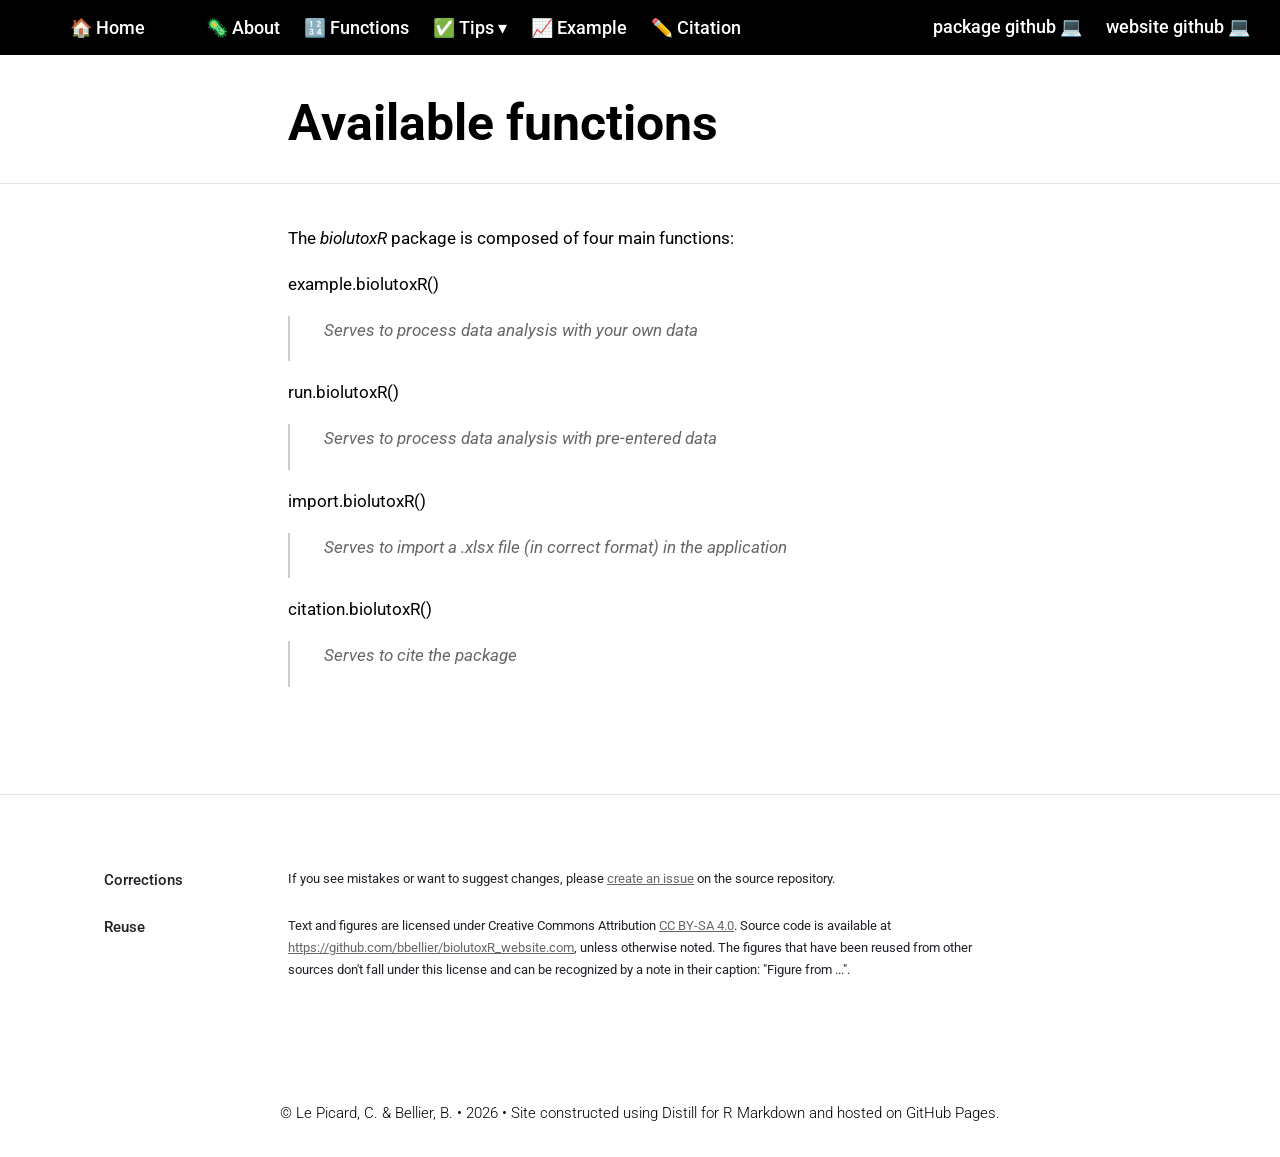
<file: docs/functions.html>
<!DOCTYPE html>

<html xmlns="http://www.w3.org/1999/xhtml" lang="" xml:lang="">

<head>
  <meta charset="utf-8"/>
  <meta name="viewport" content="width=device-width, initial-scale=1"/>
  <meta http-equiv="X-UA-Compatible" content="IE=Edge,chrome=1"/>
  <meta name="generator" content="distill" />

  <style type="text/css">
  /* Hide doc at startup (prevent jankiness while JS renders/transforms) */
  body {
    visibility: hidden;
  }
  </style>

 <!--radix_placeholder_import_source-->
 <!--/radix_placeholder_import_source-->

<style type="text/css">code{white-space: pre;}</style>
<style type="text/css" data-origin="pandoc">
html { -webkit-text-size-adjust: 100%; }
pre > code.sourceCode { white-space: pre; position: relative; }
pre > code.sourceCode > span { display: inline-block; line-height: 1.25; }
pre > code.sourceCode > span:empty { height: 1.2em; }
.sourceCode { overflow: visible; }
code.sourceCode > span { color: inherit; text-decoration: inherit; }
div.sourceCode { margin: 1em 0; }
pre.sourceCode { margin: 0; }
@media screen {
div.sourceCode { overflow: auto; }
}
@media print {
pre > code.sourceCode { white-space: pre-wrap; }
pre > code.sourceCode > span { text-indent: -5em; padding-left: 5em; }
}
pre.numberSource code
  { counter-reset: source-line 0; }
pre.numberSource code > span
  { position: relative; left: -4em; counter-increment: source-line; }
pre.numberSource code > span > a:first-child::before
  { content: counter(source-line);
    position: relative; left: -1em; text-align: right; vertical-align: baseline;
    border: none; display: inline-block;
    -webkit-touch-callout: none; -webkit-user-select: none;
    -khtml-user-select: none; -moz-user-select: none;
    -ms-user-select: none; user-select: none;
    padding: 0 4px; width: 4em;
    color: #aaaaaa;
  }
pre.numberSource { margin-left: 3em; border-left: 1px solid #aaaaaa;  padding-left: 4px; }
div.sourceCode
  { color: #00769e; background-color: #f1f3f5; }
@media screen {
pre > code.sourceCode > span > a:first-child::before { text-decoration: underline; }
}
code span { color: #00769e; } /* Normal */
code span.al { color: #ad0000; } /* Alert */
code span.an { color: #5e5e5e; } /* Annotation */
code span.at { color: #657422; } /* Attribute */
code span.bn { color: #ad0000; } /* BaseN */
code span.bu { } /* BuiltIn */
code span.cf { color: #00769e; } /* ControlFlow */
code span.ch { color: #20794d; } /* Char */
code span.cn { color: #8f5902; } /* Constant */
code span.co { color: #5e5e5e; } /* Comment */
code span.cv { color: #5e5e5e; font-style: italic; } /* CommentVar */
code span.do { color: #5e5e5e; font-style: italic; } /* Documentation */
code span.dt { color: #ad0000; } /* DataType */
code span.dv { color: #ad0000; } /* DecVal */
code span.er { color: #ad0000; } /* Error */
code span.ex { } /* Extension */
code span.fl { color: #ad0000; } /* Float */
code span.fu { color: #4758ab; } /* Function */
code span.im { } /* Import */
code span.in { color: #5e5e5e; } /* Information */
code span.kw { color: #00769e; } /* Keyword */
code span.op { color: #5e5e5e; } /* Operator */
code span.ot { color: #00769e; } /* Other */
code span.pp { color: #ad0000; } /* Preprocessor */
code span.sc { color: #5e5e5e; } /* SpecialChar */
code span.ss { color: #20794d; } /* SpecialString */
code span.st { color: #20794d; } /* String */
code span.va { color: #111111; } /* Variable */
code span.vs { color: #20794d; } /* VerbatimString */
code span.wa { color: #5e5e5e; font-style: italic; } /* Warning */
</style>


  <!--radix_placeholder_meta_tags-->
  <title>🏠 Home: Available functions</title>


  <link rel="license" href="https://creativecommons.org/licenses/by-sa/4.0/"/>
  <link rel="icon" type="image/vnd.microsoft.icon" href="icons/logo.ico"/>


  <!--  https://developers.facebook.com/docs/sharing/webmasters#markup -->
  <meta property="og:title" content="🏠 Home: Available functions"/>
  <meta property="og:type" content="article"/>
  <meta property="og:locale" content="en_US"/>
  <meta property="og:site_name" content="🏠 Home"/>

  <!--  https://dev.twitter.com/cards/types/summary -->
  <meta property="twitter:card" content="summary"/>
  <meta property="twitter:title" content="🏠 Home: Available functions"/>

  <!--/radix_placeholder_meta_tags-->
  <!--radix_placeholder_rmarkdown_metadata-->

  <script type="text/json" id="radix-rmarkdown-metadata">
  {"type":"list","attributes":{"names":{"type":"character","attributes":{},"value":["title","output"]}},"value":[{"type":"character","attributes":{},"value":["Available functions"]},{"type":"list","attributes":{"names":{"type":"character","attributes":{},"value":["distill::distill_article"]}},"value":[{"type":"list","attributes":{"names":{"type":"character","attributes":{},"value":["toc"]}},"value":[{"type":"logical","attributes":{},"value":[true]}]}]}]}
  </script>
  <!--/radix_placeholder_rmarkdown_metadata-->
  <!--radix_placeholder_navigation_in_header-->
  <meta name="distill:offset" content=""/>

  <script type="application/javascript">

    window.headroom_prevent_pin = false;

    window.document.addEventListener("DOMContentLoaded", function (event) {

      // initialize headroom for banner
      var header = $('header').get(0);
      var headerHeight = header.offsetHeight;
      var headroom = new Headroom(header, {
        tolerance: 5,
        onPin : function() {
          if (window.headroom_prevent_pin) {
            window.headroom_prevent_pin = false;
            headroom.unpin();
          }
        }
      });
      headroom.init();
      if(window.location.hash)
        headroom.unpin();
      $(header).addClass('headroom--transition');

      // offset scroll location for banner on hash change
      // (see: https://github.com/WickyNilliams/headroom.js/issues/38)
      window.addEventListener("hashchange", function(event) {
        window.scrollTo(0, window.pageYOffset - (headerHeight + 25));
      });

      // responsive menu
      $('.distill-site-header').each(function(i, val) {
        var topnav = $(this);
        var toggle = topnav.find('.nav-toggle');
        toggle.on('click', function() {
          topnav.toggleClass('responsive');
        });
      });

      // nav dropdowns
      $('.nav-dropbtn').click(function(e) {
        $(this).next('.nav-dropdown-content').toggleClass('nav-dropdown-active');
        $(this).parent().siblings('.nav-dropdown')
           .children('.nav-dropdown-content').removeClass('nav-dropdown-active');
      });
      $("body").click(function(e){
        $('.nav-dropdown-content').removeClass('nav-dropdown-active');
      });
      $(".nav-dropdown").click(function(e){
        e.stopPropagation();
      });
    });
  </script>

  <style type="text/css">

  /* Theme (user-documented overrideables for nav appearance) */

  .distill-site-nav {
    color: rgba(255, 255, 255, 0.8);
    background-color: #0F2E3D;
    font-size: 15px;
    font-weight: 300;
  }

  .distill-site-nav a {
    color: inherit;
    text-decoration: none;
  }

  .distill-site-nav a:hover {
    color: white;
  }

  @media print {
    .distill-site-nav {
      display: none;
    }
  }

  .distill-site-header {

  }

  .distill-site-footer {

  }


  /* Site Header */

  .distill-site-header {
    width: 100%;
    box-sizing: border-box;
    z-index: 3;
  }

  .distill-site-header .nav-left {
    display: inline-block;
    margin-left: 8px;
  }

  @media screen and (max-width: 768px) {
    .distill-site-header .nav-left {
      margin-left: 0;
    }
  }


  .distill-site-header .nav-right {
    float: right;
    margin-right: 8px;
  }

  .distill-site-header a,
  .distill-site-header .title {
    display: inline-block;
    text-align: center;
    padding: 14px 10px 14px 10px;
  }

  .distill-site-header .title {
    font-size: 18px;
    min-width: 150px;
  }

  .distill-site-header .logo {
    padding: 0;
  }

  .distill-site-header .logo img {
    display: none;
    max-height: 20px;
    width: auto;
    margin-bottom: -4px;
  }

  .distill-site-header .nav-image img {
    max-height: 18px;
    width: auto;
    display: inline-block;
    margin-bottom: -3px;
  }



  @media screen and (min-width: 1000px) {
    .distill-site-header .logo img {
      display: inline-block;
    }
    .distill-site-header .nav-left {
      margin-left: 20px;
    }
    .distill-site-header .nav-right {
      margin-right: 20px;
    }
    .distill-site-header .title {
      padding-left: 12px;
    }
  }


  .distill-site-header .nav-toggle {
    display: none;
  }

  .nav-dropdown {
    display: inline-block;
    position: relative;
  }

  .nav-dropdown .nav-dropbtn {
    border: none;
    outline: none;
    color: rgba(255, 255, 255, 0.8);
    padding: 16px 10px;
    background-color: transparent;
    font-family: inherit;
    font-size: inherit;
    font-weight: inherit;
    margin: 0;
    margin-top: 1px;
    z-index: 2;
  }

  .nav-dropdown-content {
    display: none;
    position: absolute;
    background-color: white;
    min-width: 200px;
    border: 1px solid rgba(0,0,0,0.15);
    border-radius: 4px;
    box-shadow: 0px 8px 16px 0px rgba(0,0,0,0.1);
    z-index: 1;
    margin-top: 2px;
    white-space: nowrap;
    padding-top: 4px;
    padding-bottom: 4px;
  }

  .nav-dropdown-content hr {
    margin-top: 4px;
    margin-bottom: 4px;
    border: none;
    border-bottom: 1px solid rgba(0, 0, 0, 0.1);
  }

  .nav-dropdown-active {
    display: block;
  }

  .nav-dropdown-content a, .nav-dropdown-content .nav-dropdown-header {
    color: black;
    padding: 6px 24px;
    text-decoration: none;
    display: block;
    text-align: left;
  }

  .nav-dropdown-content .nav-dropdown-header {
    display: block;
    padding: 5px 24px;
    padding-bottom: 0;
    text-transform: uppercase;
    font-size: 14px;
    color: #999999;
    white-space: nowrap;
  }

  .nav-dropdown:hover .nav-dropbtn {
    color: white;
  }

  .nav-dropdown-content a:hover {
    background-color: #ddd;
    color: black;
  }

  .nav-right .nav-dropdown-content {
    margin-left: -45%;
    right: 0;
  }

  @media screen and (max-width: 768px) {
    .distill-site-header a, .distill-site-header .nav-dropdown  {display: none;}
    .distill-site-header a.nav-toggle {
      float: right;
      display: block;
    }
    .distill-site-header .title {
      margin-left: 0;
    }
    .distill-site-header .nav-right {
      margin-right: 0;
    }
    .distill-site-header {
      overflow: hidden;
    }
    .nav-right .nav-dropdown-content {
      margin-left: 0;
    }
  }


  @media screen and (max-width: 768px) {
    .distill-site-header.responsive {position: relative; min-height: 500px; }
    .distill-site-header.responsive a.nav-toggle {
      position: absolute;
      right: 0;
      top: 0;
    }
    .distill-site-header.responsive a,
    .distill-site-header.responsive .nav-dropdown {
      display: block;
      text-align: left;
    }
    .distill-site-header.responsive .nav-left,
    .distill-site-header.responsive .nav-right {
      width: 100%;
    }
    .distill-site-header.responsive .nav-dropdown {float: none;}
    .distill-site-header.responsive .nav-dropdown-content {position: relative;}
    .distill-site-header.responsive .nav-dropdown .nav-dropbtn {
      display: block;
      width: 100%;
      text-align: left;
    }
  }

  /* Site Footer */

  .distill-site-footer {
    width: 100%;
    overflow: hidden;
    box-sizing: border-box;
    z-index: 3;
    margin-top: 30px;
    padding-top: 30px;
    padding-bottom: 30px;
    text-align: center;
  }

  /* Headroom */

  d-title {
    padding-top: 6rem;
  }

  @media print {
    d-title {
      padding-top: 4rem;
    }
  }

  .headroom {
    z-index: 1000;
    position: fixed;
    top: 0;
    left: 0;
    right: 0;
  }

  .headroom--transition {
    transition: all .4s ease-in-out;
  }

  .headroom--unpinned {
    top: -100px;
  }

  .headroom--pinned {
    top: 0;
  }

  /* adjust viewport for navbar height */
  /* helps vertically center bootstrap (non-distill) content */
  .min-vh-100 {
    min-height: calc(100vh - 100px) !important;
  }

  </style>

  <script src="site_libs/jquery-3.6.0/jquery-3.6.0.min.js"></script>
  <link href="site_libs/font-awesome-6.5.2/css/all.min.css" rel="stylesheet"/>
  <link href="site_libs/font-awesome-6.5.2/css/v4-shims.min.css" rel="stylesheet"/>
  <script src="site_libs/headroom-0.9.4/headroom.min.js"></script>
  <!--/radix_placeholder_navigation_in_header-->
  <!--radix_placeholder_distill-->

  <style type="text/css">

  body {
    background-color: white;
  }

  .pandoc-table {
    width: 100%;
  }

  .pandoc-table>caption {
    margin-bottom: 10px;
  }

  .pandoc-table th:not([align]) {
    text-align: left;
  }

  .pagedtable-footer {
    font-size: 15px;
  }

  d-byline .byline {
    grid-template-columns: 2fr 2fr;
  }

  d-byline .byline h3 {
    margin-block-start: 1.5em;
  }

  d-byline .byline .authors-affiliations h3 {
    margin-block-start: 0.5em;
  }

  .authors-affiliations .orcid-id {
    width: 16px;
    height:16px;
    margin-left: 4px;
    margin-right: 4px;
    vertical-align: middle;
    padding-bottom: 2px;
  }

  d-title .dt-tags {
    margin-top: 1em;
    grid-column: text;
  }

  .dt-tags .dt-tag {
    text-decoration: none;
    display: inline-block;
    color: rgba(0,0,0,0.6);
    padding: 0em 0.4em;
    margin-right: 0.5em;
    margin-bottom: 0.4em;
    font-size: 70%;
    border: 1px solid rgba(0,0,0,0.2);
    border-radius: 3px;
    text-transform: uppercase;
    font-weight: 500;
  }

  d-article table.gt_table td,
  d-article table.gt_table th {
    border-bottom: none;
    font-size: 100%;
  }

  .html-widget {
    margin-bottom: 2.0em;
  }

  .l-screen-inset {
    padding-right: 16px;
  }

  .l-screen .caption {
    margin-left: 10px;
  }

  .shaded {
    background: rgb(247, 247, 247);
    padding-top: 20px;
    padding-bottom: 20px;
    border-top: 1px solid rgba(0, 0, 0, 0.1);
    border-bottom: 1px solid rgba(0, 0, 0, 0.1);
  }

  .shaded .html-widget {
    margin-bottom: 0;
    border: 1px solid rgba(0, 0, 0, 0.1);
  }

  .shaded .shaded-content {
    background: white;
  }

  .text-output {
    margin-top: 0;
    line-height: 1.5em;
  }

  .hidden {
    display: none !important;
  }

  hr.section-separator {
    border: none;
    border-top: 1px solid rgba(0, 0, 0, 0.1);
    margin: 0px;
  }


  d-byline {
    border-top: none;
  }

  d-article {
    padding-top: 2.5rem;
    padding-bottom: 30px;
    border-top: none;
  }

  d-appendix {
    padding-top: 30px;
  }

  d-article>p>img {
    width: 100%;
  }

  d-article h2 {
    margin: 1rem 0 1.5rem 0;
  }

  d-article h3 {
    margin-top: 1.5rem;
  }

  d-article iframe {
    border: 1px solid rgba(0, 0, 0, 0.1);
    margin-bottom: 2.0em;
    width: 100%;
  }

  /* Tweak code blocks */

  d-article div.sourceCode code,
  d-article pre code {
    font-family: Consolas, Monaco, 'Andale Mono', 'Ubuntu Mono', monospace;
  }

  d-article pre,
  d-article div.sourceCode,
  d-article div.sourceCode pre {
    overflow: auto;
  }

  d-article div.sourceCode {
    background-color: white;
  }

  d-article div.sourceCode pre {
    padding-left: 10px;
    font-size: 12px;
    border-left: 2px solid rgba(0,0,0,0.1);
  }

  d-article pre {
    font-size: 12px;
    color: black;
    background: none;
    margin-top: 0;
    text-align: left;
    white-space: pre;
    word-spacing: normal;
    word-break: normal;
    word-wrap: normal;
    line-height: 1.5;

    -moz-tab-size: 4;
    -o-tab-size: 4;
    tab-size: 4;

    -webkit-hyphens: none;
    -moz-hyphens: none;
    -ms-hyphens: none;
    hyphens: none;
  }

  d-article pre a {
    border-bottom: none;
  }

  d-article pre a:hover {
    border-bottom: none;
    text-decoration: underline;
  }

  d-article details {
    grid-column: text;
    margin-bottom: 0.8em;
  }

  @media(min-width: 768px) {

  d-article pre,
  d-article div.sourceCode,
  d-article div.sourceCode pre {
    overflow: visible !important;
  }

  d-article div.sourceCode pre {
    padding-left: 18px;
    font-size: 14px;
  }

  /* tweak for Pandoc numbered line within distill */
  d-article pre.numberSource code > span {
      left: -2em;
  }

  d-article pre {
    font-size: 14px;
  }

  }

  figure img.external {
    background: white;
    border: 1px solid rgba(0, 0, 0, 0.1);
    box-shadow: 0 1px 8px rgba(0, 0, 0, 0.1);
    padding: 18px;
    box-sizing: border-box;
  }

  /* CSS for d-contents */

  .d-contents {
    grid-column: text;
    color: rgba(0,0,0,0.8);
    font-size: 0.9em;
    padding-bottom: 1em;
    margin-bottom: 1em;
    padding-bottom: 0.5em;
    margin-bottom: 1em;
    padding-left: 0.25em;
    justify-self: start;
  }

  @media(min-width: 1000px) {
    .d-contents.d-contents-float {
      height: 0;
      grid-column-start: 1;
      grid-column-end: 4;
      justify-self: center;
      padding-right: 3em;
      padding-left: 2em;
    }
  }

  .d-contents nav h3 {
    font-size: 18px;
    margin-top: 0;
    margin-bottom: 1em;
  }

  .d-contents li {
    list-style-type: none
  }

  .d-contents nav > ul {
    padding-left: 0;
  }

  .d-contents ul {
    padding-left: 1em
  }

  .d-contents nav ul li {
    margin-top: 0.6em;
    margin-bottom: 0.2em;
  }

  .d-contents nav a {
    font-size: 13px;
    border-bottom: none;
    text-decoration: none
    color: rgba(0, 0, 0, 0.8);
  }

  .d-contents nav a:hover {
    text-decoration: underline solid rgba(0, 0, 0, 0.6)
  }

  .d-contents nav > ul > li > a {
    font-weight: 600;
  }

  .d-contents nav > ul > li > ul {
    font-weight: inherit;
  }

  .d-contents nav > ul > li > ul > li {
    margin-top: 0.2em;
  }


  .d-contents nav ul {
    margin-top: 0;
    margin-bottom: 0.25em;
  }

  .d-article-with-toc h2:nth-child(2) {
    margin-top: 0;
  }


  /* Figure */

  .figure {
    position: relative;
    margin-bottom: 2.5em;
    margin-top: 1.5em;
  }

  .figure .caption {
    color: rgba(0, 0, 0, 0.6);
    font-size: 12px;
    line-height: 1.5em;
  }

  .figure img.external {
    background: white;
    border: 1px solid rgba(0, 0, 0, 0.1);
    box-shadow: 0 1px 8px rgba(0, 0, 0, 0.1);
    padding: 18px;
    box-sizing: border-box;
  }

  .figure .caption a {
    color: rgba(0, 0, 0, 0.6);
  }

  .figure .caption b,
  .figure .caption strong, {
    font-weight: 600;
    color: rgba(0, 0, 0, 1.0);
  }

  /* Citations */

  d-article .citation {
    color: inherit;
    cursor: inherit;
  }

  div.hanging-indent{
    margin-left: 1em; text-indent: -1em;
  }

  /* Citation hover box */

  .tippy-box[data-theme~=light-border] {
    background-color: rgba(250, 250, 250, 0.95);
  }

  .tippy-content > p {
    margin-bottom: 0;
    padding: 2px;
  }


  /* Tweak 1000px media break to show more text */

  @media(min-width: 1000px) {
    .base-grid,
    distill-header,
    d-title,
    d-abstract,
    d-article,
    d-appendix,
    distill-appendix,
    d-byline,
    d-footnote-list,
    d-citation-list,
    distill-footer {
      grid-template-columns: [screen-start] 1fr [page-start kicker-start] 80px [middle-start] 50px [text-start kicker-end] 65px 65px 65px 65px 65px 65px 65px 65px [text-end gutter-start] 65px [middle-end] 65px [page-end gutter-end] 1fr [screen-end];
      grid-column-gap: 16px;
    }

    .grid {
      grid-column-gap: 16px;
    }

    d-article {
      font-size: 1.06rem;
      line-height: 1.7em;
    }
    figure .caption, .figure .caption, figure figcaption {
      font-size: 13px;
    }
  }

  @media(min-width: 1180px) {
    .base-grid,
    distill-header,
    d-title,
    d-abstract,
    d-article,
    d-appendix,
    distill-appendix,
    d-byline,
    d-footnote-list,
    d-citation-list,
    distill-footer {
      grid-template-columns: [screen-start] 1fr [page-start kicker-start] 60px [middle-start] 60px [text-start kicker-end] 60px 60px 60px 60px 60px 60px 60px 60px [text-end gutter-start] 60px [middle-end] 60px [page-end gutter-end] 1fr [screen-end];
      grid-column-gap: 32px;
    }

    .grid {
      grid-column-gap: 32px;
    }
  }


  /* Get the citation styles for the appendix (not auto-injected on render since
     we do our own rendering of the citation appendix) */

  d-appendix .citation-appendix,
  .d-appendix .citation-appendix {
    font-size: 11px;
    line-height: 15px;
    border-left: 1px solid rgba(0, 0, 0, 0.1);
    padding-left: 18px;
    border: 1px solid rgba(0,0,0,0.1);
    background: rgba(0, 0, 0, 0.02);
    padding: 10px 18px;
    border-radius: 3px;
    color: rgba(150, 150, 150, 1);
    overflow: hidden;
    margin-top: -12px;
    white-space: pre-wrap;
    word-wrap: break-word;
  }

  /* Include appendix styles here so they can be overridden */

  d-appendix {
    contain: layout style;
    font-size: 0.8em;
    line-height: 1.7em;
    margin-top: 60px;
    margin-bottom: 0;
    border-top: 1px solid rgba(0, 0, 0, 0.1);
    color: rgba(0,0,0,0.5);
    padding-top: 60px;
    padding-bottom: 48px;
  }

  d-appendix h3 {
    grid-column: page-start / text-start;
    font-size: 15px;
    font-weight: 500;
    margin-top: 1em;
    margin-bottom: 0;
    color: rgba(0,0,0,0.65);
  }

  d-appendix h3 + * {
    margin-top: 1em;
  }

  d-appendix ol {
    padding: 0 0 0 15px;
  }

  @media (min-width: 768px) {
    d-appendix ol {
      padding: 0 0 0 30px;
      margin-left: -30px;
    }
  }

  d-appendix li {
    margin-bottom: 1em;
  }

  d-appendix a {
    color: rgba(0, 0, 0, 0.6);
  }

  d-appendix > * {
    grid-column: text;
  }

  d-appendix > d-footnote-list,
  d-appendix > d-citation-list,
  d-appendix > distill-appendix {
    grid-column: screen;
  }

  /* Include footnote styles here so they can be overridden */

  d-footnote-list {
    contain: layout style;
  }

  d-footnote-list > * {
    grid-column: text;
  }

  d-footnote-list a.footnote-backlink {
    color: rgba(0,0,0,0.3);
    padding-left: 0.5em;
  }



  /* Anchor.js */

  .anchorjs-link {
    /*transition: all .25s linear; */
    text-decoration: none;
    border-bottom: none;
  }
  *:hover > .anchorjs-link {
    margin-left: -1.125em !important;
    text-decoration: none;
    border-bottom: none;
  }

  /* Social footer */

  .social_footer {
    margin-top: 30px;
    margin-bottom: 0;
    color: rgba(0,0,0,0.67);
  }

  .disqus-comments {
    margin-right: 30px;
  }

  .disqus-comment-count {
    border-bottom: 1px solid rgba(0, 0, 0, 0.4);
    cursor: pointer;
  }

  #disqus_thread {
    margin-top: 30px;
  }

  .article-sharing a {
    border-bottom: none;
    margin-right: 8px;
  }

  .article-sharing a:hover {
    border-bottom: none;
  }

  .sidebar-section.subscribe {
    font-size: 12px;
    line-height: 1.6em;
  }

  .subscribe p {
    margin-bottom: 0.5em;
  }


  .article-footer .subscribe {
    font-size: 15px;
    margin-top: 45px;
  }


  .sidebar-section.custom {
    font-size: 12px;
    line-height: 1.6em;
  }

  .custom p {
    margin-bottom: 0.5em;
  }

  /* Styles for listing layout (hide title) */
  .layout-listing d-title, .layout-listing .d-title {
    display: none;
  }

  /* Styles for posts lists (not auto-injected) */


  .posts-with-sidebar {
    padding-left: 45px;
    padding-right: 45px;
  }

  .posts-list .description h2,
  .posts-list .description p {
    font-family: -apple-system, BlinkMacSystemFont, "Segoe UI", Roboto, Oxygen, Ubuntu, Cantarell, "Fira Sans", "Droid Sans", "Helvetica Neue", Arial, sans-serif;
  }

  .posts-list .description h2 {
    font-weight: 700;
    border-bottom: none;
    padding-bottom: 0;
  }

  .posts-list h2.post-tag {
    border-bottom: 1px solid rgba(0, 0, 0, 0.2);
    padding-bottom: 12px;
  }
  .posts-list {
    margin-top: 60px;
    margin-bottom: 24px;
  }

  .posts-list .post-preview {
    text-decoration: none;
    overflow: hidden;
    display: block;
    border-bottom: 1px solid rgba(0, 0, 0, 0.1);
    padding: 24px 0;
  }

  .post-preview-last {
    border-bottom: none !important;
  }

  .posts-list .posts-list-caption {
    grid-column: screen;
    font-weight: 400;
  }

  .posts-list .post-preview h2 {
    margin: 0 0 6px 0;
    line-height: 1.2em;
    font-style: normal;
    font-size: 24px;
  }

  .posts-list .post-preview p {
    margin: 0 0 12px 0;
    line-height: 1.4em;
    font-size: 16px;
  }

  .posts-list .post-preview .thumbnail {
    box-sizing: border-box;
    margin-bottom: 24px;
    position: relative;
    max-width: 500px;
  }
  .posts-list .post-preview img {
    width: 100%;
    display: block;
  }

  .posts-list .metadata {
    font-size: 12px;
    line-height: 1.4em;
    margin-bottom: 18px;
  }

  .posts-list .metadata > * {
    display: inline-block;
  }

  .posts-list .metadata .publishedDate {
    margin-right: 2em;
  }

  .posts-list .metadata .dt-authors {
    display: block;
    margin-top: 0.3em;
    margin-right: 2em;
  }

  .posts-list .dt-tags {
    display: block;
    line-height: 1em;
  }

  .posts-list .dt-tags .dt-tag {
    display: inline-block;
    color: rgba(0,0,0,0.6);
    padding: 0.3em 0.4em;
    margin-right: 0.2em;
    margin-bottom: 0.4em;
    font-size: 60%;
    border: 1px solid rgba(0,0,0,0.2);
    border-radius: 3px;
    text-transform: uppercase;
    font-weight: 500;
  }

  .posts-list img {
    opacity: 1;
  }

  .posts-list img[data-src] {
    opacity: 0;
  }

  .posts-more {
    clear: both;
  }


  .posts-sidebar {
    font-size: 16px;
  }

  .posts-sidebar h3 {
    font-size: 16px;
    margin-top: 0;
    margin-bottom: 0.5em;
    font-weight: 400;
    text-transform: uppercase;
  }

  .sidebar-section {
    margin-bottom: 30px;
  }

  .categories ul {
    list-style-type: none;
    margin: 0;
    padding: 0;
  }

  .categories li {
    color: rgba(0, 0, 0, 0.8);
    margin-bottom: 0;
  }

  .categories li>a {
    border-bottom: none;
  }

  .categories li>a:hover {
    border-bottom: 1px solid rgba(0, 0, 0, 0.4);
  }

  .categories .active {
    font-weight: 600;
  }

  .categories .category-count {
    color: rgba(0, 0, 0, 0.4);
  }


  @media(min-width: 768px) {
    .posts-list .post-preview h2 {
      font-size: 26px;
    }
    .posts-list .post-preview .thumbnail {
      float: right;
      width: 30%;
      margin-bottom: 0;
    }
    .posts-list .post-preview .description {
      float: left;
      width: 45%;
    }
    .posts-list .post-preview .metadata {
      float: left;
      width: 20%;
      margin-top: 8px;
    }
    .posts-list .post-preview p {
      margin: 0 0 12px 0;
      line-height: 1.5em;
      font-size: 16px;
    }
    .posts-with-sidebar .posts-list {
      float: left;
      width: 75%;
    }
    .posts-with-sidebar .posts-sidebar {
      float: right;
      width: 20%;
      margin-top: 60px;
      padding-top: 24px;
      padding-bottom: 24px;
    }
  }


  /* Improve display for browsers without grid (IE/Edge <= 15) */

  .downlevel {
    line-height: 1.6em;
    font-family: -apple-system, BlinkMacSystemFont, "Segoe UI", Roboto, Oxygen, Ubuntu, Cantarell, "Fira Sans", "Droid Sans", "Helvetica Neue", Arial, sans-serif;
    margin: 0;
  }

  .downlevel .d-title {
    padding-top: 6rem;
    padding-bottom: 1.5rem;
  }

  .downlevel .d-title h1 {
    font-size: 50px;
    font-weight: 700;
    line-height: 1.1em;
    margin: 0 0 0.5rem;
  }

  .downlevel .d-title p {
    font-weight: 300;
    font-size: 1.2rem;
    line-height: 1.55em;
    margin-top: 0;
  }

  .downlevel .d-byline {
    padding-top: 0.8em;
    padding-bottom: 0.8em;
    font-size: 0.8rem;
    line-height: 1.8em;
  }

  .downlevel .section-separator {
    border: none;
    border-top: 1px solid rgba(0, 0, 0, 0.1);
  }

  .downlevel .d-article {
    font-size: 1.06rem;
    line-height: 1.7em;
    padding-top: 1rem;
    padding-bottom: 2rem;
  }


  .downlevel .d-appendix {
    padding-left: 0;
    padding-right: 0;
    max-width: none;
    font-size: 0.8em;
    line-height: 1.7em;
    margin-bottom: 0;
    color: rgba(0,0,0,0.5);
    padding-top: 40px;
    padding-bottom: 48px;
  }

  .downlevel .footnotes ol {
    padding-left: 13px;
  }

  .downlevel .base-grid,
  .downlevel .distill-header,
  .downlevel .d-title,
  .downlevel .d-abstract,
  .downlevel .d-article,
  .downlevel .d-appendix,
  .downlevel .distill-appendix,
  .downlevel .d-byline,
  .downlevel .d-footnote-list,
  .downlevel .d-citation-list,
  .downlevel .distill-footer,
  .downlevel .appendix-bottom,
  .downlevel .posts-container {
    padding-left: 40px;
    padding-right: 40px;
  }

  @media(min-width: 768px) {
    .downlevel .base-grid,
    .downlevel .distill-header,
    .downlevel .d-title,
    .downlevel .d-abstract,
    .downlevel .d-article,
    .downlevel .d-appendix,
    .downlevel .distill-appendix,
    .downlevel .d-byline,
    .downlevel .d-footnote-list,
    .downlevel .d-citation-list,
    .downlevel .distill-footer,
    .downlevel .appendix-bottom,
    .downlevel .posts-container {
    padding-left: 150px;
    padding-right: 150px;
    max-width: 900px;
  }
  }

  .downlevel pre code {
    display: block;
    border-left: 2px solid rgba(0, 0, 0, .1);
    padding: 0 0 0 20px;
    font-size: 14px;
  }

  .downlevel code, .downlevel pre {
    color: black;
    background: none;
    font-family: Consolas, Monaco, 'Andale Mono', 'Ubuntu Mono', monospace;
    text-align: left;
    white-space: pre;
    word-spacing: normal;
    word-break: normal;
    word-wrap: normal;
    line-height: 1.5;

    -moz-tab-size: 4;
    -o-tab-size: 4;
    tab-size: 4;

    -webkit-hyphens: none;
    -moz-hyphens: none;
    -ms-hyphens: none;
    hyphens: none;
  }

  .downlevel .posts-list .post-preview {
    color: inherit;
  }



  </style>

  <script type="application/javascript">

  function is_downlevel_browser() {
    if (bowser.isUnsupportedBrowser({ msie: "12", msedge: "16"},
                                   window.navigator.userAgent)) {
      return true;
    } else {
      return window.load_distill_framework === undefined;
    }
  }

  // show body when load is complete
  function on_load_complete() {

    // add anchors
    if (window.anchors) {
      window.anchors.options.placement = 'left';
      window.anchors.add('d-article > h2, d-article > h3, d-article > h4, d-article > h5');
    }


    // set body to visible
    document.body.style.visibility = 'visible';

    // force redraw for leaflet widgets
    if (window.HTMLWidgets) {
      var maps = window.HTMLWidgets.findAll(".leaflet");
      $.each(maps, function(i, el) {
        var map = this.getMap();
        map.invalidateSize();
        map.eachLayer(function(layer) {
          if (layer instanceof L.TileLayer)
            layer.redraw();
        });
      });
    }

    // trigger 'shown' so htmlwidgets resize
    $('d-article').trigger('shown');
  }

  function init_distill() {

    init_common();

    // create front matter
    var front_matter = $('<d-front-matter></d-front-matter>');
    $('#distill-front-matter').wrap(front_matter);

    // create d-title
    $('.d-title').changeElementType('d-title');

    // separator
    var separator = '<hr class="section-separator" style="clear: both"/>';
    // prepend separator above appendix
    $('.d-byline').before(separator);
    $('.d-article').before(separator);

    // create d-byline
    var byline = $('<d-byline></d-byline>');
    $('.d-byline').replaceWith(byline);

    // create d-article
    var article = $('<d-article></d-article>');
    $('.d-article').wrap(article).children().unwrap();

    // move posts container into article
    $('.posts-container').appendTo($('d-article'));

    // create d-appendix
    $('.d-appendix').changeElementType('d-appendix');

    // flag indicating that we have appendix items
    var appendix = $('.appendix-bottom').children('h3').length > 0;

    // replace footnotes with <d-footnote>
    $('.footnote-ref').each(function(i, val) {
      appendix = true;
      var href = $(this).attr('href');
      var id = href.replace('#', '');
      var fn = $('#' + id);
      var fn_p = $('#' + id + '>p');
      fn_p.find('.footnote-back').remove();
      var text = fn_p.html();
      var dtfn = $('<d-footnote></d-footnote>');
      dtfn.html(text);
      $(this).replaceWith(dtfn);
    });
    // remove footnotes
    $('.footnotes').remove();

    // move refs into #references-listing
    $('#references-listing').replaceWith($('#refs'));

    $('h1.appendix, h2.appendix').each(function(i, val) {
      $(this).changeElementType('h3');
    });
    $('h3.appendix').each(function(i, val) {
      var id = $(this).attr('id');
      $('.d-contents a[href="#' + id + '"]').parent().remove();
      appendix = true;
      $(this).nextUntil($('h1, h2, h3')).addBack().appendTo($('d-appendix'));
    });

    // show d-appendix if we have appendix content
    $("d-appendix").css('display', appendix ? 'grid' : 'none');

    // localize layout chunks to just output
    $('.layout-chunk').each(function(i, val) {

      // capture layout
      var layout = $(this).attr('data-layout');

      // apply layout to markdown level block elements
      var elements = $(this).children().not('details, div.sourceCode, pre, script');
      elements.each(function(i, el) {
        var layout_div = $('<div class="' + layout + '"></div>');
        if (layout_div.hasClass('shaded')) {
          var shaded_content = $('<div class="shaded-content"></div>');
          $(this).wrap(shaded_content);
          $(this).parent().wrap(layout_div);
        } else {
          $(this).wrap(layout_div);
        }
      });


      // unwrap the layout-chunk div
      $(this).children().unwrap();
    });

    // remove code block used to force  highlighting css
    $('.distill-force-highlighting-css').parent().remove();

    // remove empty line numbers inserted by pandoc when using a
    // custom syntax highlighting theme, except when numbering line
    // in code chunk
    $('pre:not(.numberLines) code.sourceCode a:empty').remove();

    // load distill framework
    load_distill_framework();

    // wait for window.distillRunlevel == 4 to do post processing
    function distill_post_process() {

      if (!window.distillRunlevel || window.distillRunlevel < 4)
        return;

      // hide author/affiliations entirely if we have no authors
      var front_matter = JSON.parse($("#distill-front-matter").html());
      var have_authors = front_matter.authors && front_matter.authors.length > 0;
      if (!have_authors)
        $('d-byline').addClass('hidden');

      // article with toc class
      $('.d-contents').parent().addClass('d-article-with-toc');

      // strip links that point to #
      $('.authors-affiliations').find('a[href="#"]').removeAttr('href');

      // add orcid ids
      $('.authors-affiliations').find('.author').each(function(i, el) {
        var orcid_id = front_matter.authors[i].orcidID;
        var author_name = front_matter.authors[i].author
        if (orcid_id) {
          var a = $('<a></a>');
          a.attr('href', 'https://orcid.org/' + orcid_id);
          var img = $('<img></img>');
          img.addClass('orcid-id');
          img.attr('alt', author_name ? 'ORCID ID for ' + author_name : 'ORCID ID');
          img.attr('src','[data-uri]');
          a.append(img);
          $(this).append(a);
        }
      });

      // hide elements of author/affiliations grid that have no value
      function hide_byline_column(caption) {
        $('d-byline').find('h3:contains("' + caption + '")').parent().css('visibility', 'hidden');
      }

      // affiliations
      var have_affiliations = false;
      for (var i = 0; i<front_matter.authors.length; ++i) {
        var author = front_matter.authors[i];
        if (author.affiliation !== "&nbsp;") {
          have_affiliations = true;
          break;
        }
      }
      if (!have_affiliations)
        $('d-byline').find('h3:contains("Affiliations")').css('visibility', 'hidden');

      // published date
      if (!front_matter.publishedDate)
        hide_byline_column("Published");

      // document object identifier
      var doi = $('d-byline').find('h3:contains("DOI")');
      var doi_p = doi.next().empty();
      if (!front_matter.doi) {
        // if we have a citation and valid citationText then link to that
        if ($('#citation').length > 0 && front_matter.citationText) {
          doi.html('Citation');
          $('<a href="#citation"></a>')
            .text(front_matter.citationText)
            .appendTo(doi_p);
        } else {
          hide_byline_column("DOI");
        }
      } else {
        $('<a></a>')
           .attr('href', "https://doi.org/" + front_matter.doi)
           .html(front_matter.doi)
           .appendTo(doi_p);
      }

       // change plural form of authors/affiliations
      if (front_matter.authors.length === 1) {
        var grid = $('.authors-affiliations');
        grid.children('h3:contains("Authors")').text('Author');
        grid.children('h3:contains("Affiliations")').text('Affiliation');
      }

      // remove d-appendix and d-footnote-list local styles
      $('d-appendix > style:first-child').remove();
      $('d-footnote-list > style:first-child').remove();

      // move appendix-bottom entries to the bottom
      $('.appendix-bottom').appendTo('d-appendix').children().unwrap();
      $('.appendix-bottom').remove();

      // hoverable references
      $('span.citation[data-cites]').each(function() {
        const citeChild = $(this).children()[0]
        // Do not process if @xyz has been used without escaping and without bibliography activated
        // https://github.com/rstudio/distill/issues/466
        if (citeChild === undefined) return true

        if (citeChild.nodeName == "D-FOOTNOTE") {
          var fn = citeChild
          $(this).html(fn.shadowRoot.querySelector("sup"))
          $(this).id = fn.id
          fn.remove()
        }
        var refs = $(this).attr('data-cites').split(" ");
        var refHtml = refs.map(function(ref) {
          // Could use CSS.escape too here, we insure backward compatibility in navigator
          return "<p>" + $('div[id="ref-' + ref + '"]').html() + "</p>";
        }).join("\n");
        window.tippy(this, {
          allowHTML: true,
          content: refHtml,
          maxWidth: 500,
          interactive: true,
          interactiveBorder: 10,
          theme: 'light-border',
          placement: 'bottom-start'
        });
      });

      // fix footnotes in tables (#411)
      // replacing broken distill.pub feature
      $('table d-footnote').each(function() {
        // we replace internal showAtNode methode which is triggered when hovering a footnote
        this.hoverBox.showAtNode = function(node) {
          // ported from https://github.com/distillpub/template/pull/105/files
          calcOffset = function(elem) {
              let x = elem.offsetLeft;
              let y = elem.offsetTop;
              // Traverse upwards until an `absolute` element is found or `elem`
              // becomes null.
              while (elem = elem.offsetParent && elem.style.position != 'absolute') {
                  x += elem.offsetLeft;
                  y += elem.offsetTop;
              }

              return { left: x, top: y };
          }
          // https://developer.mozilla.org/en-US/docs/Web/API/HTMLElement/offsetTop
          const bbox = node.getBoundingClientRect();
          const offset = calcOffset(node);
          this.show([offset.left + bbox.width, offset.top + bbox.height]);
        }
      })

      // clear polling timer
      clearInterval(tid);

      // show body now that everything is ready
      on_load_complete();
    }

    var tid = setInterval(distill_post_process, 50);
    distill_post_process();

  }

  function init_downlevel() {

    init_common();

     // insert hr after d-title
    $('.d-title').after($('<hr class="section-separator"/>'));

    // check if we have authors
    var front_matter = JSON.parse($("#distill-front-matter").html());
    var have_authors = front_matter.authors && front_matter.authors.length > 0;

    // manage byline/border
    if (!have_authors)
      $('.d-byline').remove();
    $('.d-byline').after($('<hr class="section-separator"/>'));
    $('.d-byline a').remove();

    // remove toc
    $('.d-contents').remove();

    // move appendix elements
    $('h1.appendix, h2.appendix').each(function(i, val) {
      $(this).changeElementType('h3');
    });
    $('h3.appendix').each(function(i, val) {
      $(this).nextUntil($('h1, h2, h3')).addBack().appendTo($('.d-appendix'));
    });


    // inject headers into references and footnotes
    var refs_header = $('<h3></h3>');
    refs_header.text('References');
    $('#refs').prepend(refs_header);

    var footnotes_header = $('<h3></h3');
    footnotes_header.text('Footnotes');
    $('.footnotes').children('hr').first().replaceWith(footnotes_header);

    // move appendix-bottom entries to the bottom
    $('.appendix-bottom').appendTo('.d-appendix').children().unwrap();
    $('.appendix-bottom').remove();

    // remove appendix if it's empty
    if ($('.d-appendix').children().length === 0)
      $('.d-appendix').remove();

    // prepend separator above appendix
    $('.d-appendix').before($('<hr class="section-separator" style="clear: both"/>'));

    // trim code
    $('pre>code').each(function(i, val) {
      $(this).html($.trim($(this).html()));
    });

    // move posts-container right before article
    $('.posts-container').insertBefore($('.d-article'));

    $('body').addClass('downlevel');

    on_load_complete();
  }


  function init_common() {

    // jquery plugin to change element types
    (function($) {
      $.fn.changeElementType = function(newType) {
        var attrs = {};

        $.each(this[0].attributes, function(idx, attr) {
          attrs[attr.nodeName] = attr.nodeValue;
        });

        this.replaceWith(function() {
          return $("<" + newType + "/>", attrs).append($(this).contents());
        });
      };
    })(jQuery);

    // prevent underline for linked images
    $('a > img').parent().css({'border-bottom' : 'none'});

    // mark non-body figures created by knitr chunks as 100% width
    $('.layout-chunk').each(function(i, val) {
      var figures = $(this).find('img, .html-widget');
      // ignore leaflet img layers (#106)
      figures = figures.filter(':not(img[class*="leaflet"])')
      if ($(this).attr('data-layout') !== "l-body") {
        figures.css('width', '100%');
      } else {
        figures.css('max-width', '100%');
        figures.filter("[width]").each(function(i, val) {
          var fig = $(this);
          fig.css('width', fig.attr('width') + 'px');
        });

      }
    });

    // auto-append index.html to post-preview links in file: protocol
    // and in rstudio ide preview
    $('.post-preview').each(function(i, val) {
      if (window.location.protocol === "file:")
        $(this).attr('href', $(this).attr('href') + "index.html");
    });

    // get rid of index.html references in header
    if (window.location.protocol !== "file:") {
      $('.distill-site-header a[href]').each(function(i,val) {
        $(this).attr('href', $(this).attr('href').replace(/^index[.]html/, "./"));
      });
    }

    // add class to pandoc style tables
    $('tr.header').parent('thead').parent('table').addClass('pandoc-table');
    $('.kable-table').children('table').addClass('pandoc-table');

    // add figcaption style to table captions
    $('caption').parent('table').addClass("figcaption");

    // initialize posts list
    if (window.init_posts_list)
      window.init_posts_list();

    // implmement disqus comment link
    $('.disqus-comment-count').click(function() {
      window.headroom_prevent_pin = true;
      $('#disqus_thread').toggleClass('hidden');
      if (!$('#disqus_thread').hasClass('hidden')) {
        var offset = $(this).offset();
        $(window).resize();
        $('html, body').animate({
          scrollTop: offset.top - 35
        });
      }
    });
  }

  document.addEventListener('DOMContentLoaded', function() {
    if (is_downlevel_browser())
      init_downlevel();
    else
      window.addEventListener('WebComponentsReady', init_distill);
  });

  </script>

  <style type="text/css">
  /* base variables */

  /* Edit the CSS properties in this file to create a custom
     Distill theme. Only edit values in the right column
     for each row; values shown are the CSS defaults.
     To return any property to the default,
     you may set its value to: unset
     All rows must end with a semi-colon.                      */

  /* Optional: embed custom fonts here with `@import`          */
  /* This must remain at the top of this file.                 */



  html {
    /*-- Main font sizes --*/
    --title-size:      50px;
    --body-size:       1.06rem;
    --code-size:       14px;
    --aside-size:      12px;
    --fig-cap-size:    13px;
    /*-- Main font colors --*/
    --title-color:     #000000;
    --header-color:    rgba(0, 0, 0, 0.8);
    --body-color:      rgba(0, 0, 0, 0.8);
    --aside-color:     rgba(0, 0, 0, 0.6);
    --fig-cap-color:   rgba(0, 0, 0, 0.6);
    /*-- Specify custom fonts ~~~ must be imported above   --*/
    --heading-font:    sans-serif;
    --mono-font:       monospace;
    --body-font:       sans-serif;
    --navbar-font:     sans-serif;  /* websites + blogs only */
  }

  /*-- ARTICLE METADATA --*/
  d-byline {
    --heading-size:    0.6rem;
    --heading-color:   rgba(0, 0, 0, 0.5);
    --body-size:       0.8rem;
    --body-color:      rgba(0, 0, 0, 0.8);
  }

  /*-- ARTICLE TABLE OF CONTENTS --*/
  .d-contents {
    --heading-size:    18px;
    --contents-size:   13px;
  }

  /*-- ARTICLE APPENDIX --*/
  d-appendix {
    --heading-size:    15px;
    --heading-color:   rgba(0, 0, 0, 0.65);
    --text-size:       0.8em;
    --text-color:      rgba(0, 0, 0, 0.5);
  }

  /*-- WEBSITE HEADER + FOOTER --*/
  /* These properties only apply to Distill sites and blogs  */

  .distill-site-header {
    --title-size:       18px;
    --text-color:       rgba(255, 255, 255, 0.8);
    --text-size:        15px;
    --hover-color:      white;
    --bkgd-color:       #0F2E3D;
  }

  .distill-site-footer {
    --text-color:       rgba(255, 255, 255, 0.8);
    --text-size:        15px;
    --hover-color:      white;
    --bkgd-color:       #0F2E3D;
  }

  /*-- Additional custom styles --*/
  /* Add any additional CSS rules below                      */
  </style>
  <style type="text/css">/* Import des polices */
  @import url('https://fonts.googleapis.com/css2?family=Roboto:ital,wght@0,100;0,300;0,400;0,500;0,700;0,900;1,100;1,300;1,400;1,500;1,700;1,900&display=swap');

  /* Racine */
  :root {
    /* Polices */
    --font-body: "Roboto", "sans-serif";
    --font-header: "Roboto", "sans-serif";
    --font-mono: "Roboto", "sans-serif";
    /* Couleurs */
    --color-black:        #000000;
    --color-blue:         #000000;
    --color-light-blue:   #9ac9e0;
    --color-white:        #ffffff;
  }

  html {
    /*-- Main font sizes --*/
    --title-size:      50px;
    --body-size:       1.06rem;
    --code-size:       14px;
    --aside-size:      12px;
    --fig-cap-size:    13px;
    /*-- Main font colors --*/
    --title-color:     var(--color-blue);
    --header-color:    var(--color-black);
    --body-color:      var(--color-black);
    /*-- Specify custom fonts --*/
    --heading-font:    var(--font-header);
    --mono-font:       var(--font-mono);
    --body-font:       var(--font-body);
    --navbar-font:     var(--font-header);
  }

  /*-- METADATA --*/
  d-byline {
    --heading-size:    0.6rem;
    --heading-color:   #212129;
    --body-size:       0.8rem;
    --body-color:      #212129;
  }

  /*-- TABLE OF CONTENTS --*/
  .d-contents {
    --heading-size:    18px;
    --contents-size:   13px;
  }

  /*-- APPENDIX --*/
  d-appendix {
    --heading-size:    15px;
    --heading-color:   #212129;
    --text-size:       0.8em;
    --text-color:      #212129;
  }

  /*-- HEADER + FOOTER --*/

  .distill-site-header {
    --title-size:       18px;
    --text-color:       var(--color-white);
    --text-size:        18px;
    --hover-color:      var(--color-light-blue);
    --bkgd-color:       var(--color-blue);
    font-weight:        500;
  }

  .distill-site-footer {
    --text-color:       var(--color-black);
    --text-size:        15px;
    --hover-color:      var(--color-light-blue);
    --bkgd-color:       var(--color-white);
  }

  .distill-site-footer p {
      margin-bottom: 0em;
  }

  /* Buttons on home page */

  .btn-outline-dark {
      background-color: var(--color-blue);
      color: var(--color-white);
      border: 0px;
  }

  .btn-outline-dark:hover {
      background-color: var(--color-light-blue);
  }</style>
  <style type="text/css">
  /* base style */

  /* FONT FAMILIES */

  :root {
    --heading-default: -apple-system, BlinkMacSystemFont, "Segoe UI", Roboto, Oxygen, Ubuntu, Cantarell, "Fira Sans", "Droid Sans", "Helvetica Neue", Arial, sans-serif;
    --mono-default: Consolas, Monaco, 'Andale Mono', 'Ubuntu Mono', monospace;
    --body-default: -apple-system, BlinkMacSystemFont, "Segoe UI", Roboto, Oxygen, Ubuntu, Cantarell, "Fira Sans", "Droid Sans", "Helvetica Neue", Arial, sans-serif;
  }

  body,
  .posts-list .post-preview p,
  .posts-list .description p {
    font-family: var(--body-font), var(--body-default);
  }

  h1, h2, h3, h4, h5, h6,
  .posts-list .post-preview h2,
  .posts-list .description h2 {
    font-family: var(--heading-font), var(--heading-default);
  }

  d-article div.sourceCode code,
  d-article pre code {
    font-family: var(--mono-font), var(--mono-default);
  }


  /*-- TITLE --*/
  d-title h1,
  .posts-list > h1 {
    color: var(--title-color, black);
  }

  d-title h1 {
    font-size: var(--title-size, 50px);
  }

  /*-- HEADERS --*/
  d-article h1,
  d-article h2,
  d-article h3,
  d-article h4,
  d-article h5,
  d-article h6 {
    color: var(--header-color, rgba(0, 0, 0, 0.8));
  }

  /*-- BODY --*/
  d-article > p,  /* only text inside of <p> tags */
  d-article > ul, /* lists */
  d-article > ol {
    color: var(--body-color, rgba(0, 0, 0, 0.8));
    font-size: var(--body-size, 1.06rem);
  }


  /*-- CODE --*/
  d-article div.sourceCode code,
  d-article pre code {
    font-size: var(--code-size, 14px);
  }

  /*-- ASIDE --*/
  d-article aside {
    font-size: var(--aside-size, 12px);
    color: var(--aside-color, rgba(0, 0, 0, 0.6));
  }

  /*-- FIGURE CAPTIONS --*/
  figure .caption,
  figure figcaption,
  .figure .caption {
    font-size: var(--fig-cap-size, 13px);
    color: var(--fig-cap-color, rgba(0, 0, 0, 0.6));
  }

  /*-- METADATA --*/
  d-byline h3 {
    font-size: var(--heading-size, 0.6rem);
    color: var(--heading-color, rgba(0, 0, 0, 0.5));
  }

  d-byline {
    font-size: var(--body-size, 0.8rem);
    color: var(--body-color, rgba(0, 0, 0, 0.8));
  }

  d-byline a,
  d-article d-byline a {
    color: var(--body-color, rgba(0, 0, 0, 0.8));
  }

  /*-- TABLE OF CONTENTS --*/
  .d-contents nav h3 {
    font-size: var(--heading-size, 18px);
  }

  .d-contents nav a {
    font-size: var(--contents-size, 13px);
  }

  /*-- APPENDIX --*/
  d-appendix h3 {
    font-size: var(--heading-size, 15px);
    color: var(--heading-color, rgba(0, 0, 0, 0.65));
  }

  d-appendix {
    font-size: var(--text-size, 0.8em);
    color: var(--text-color, rgba(0, 0, 0, 0.5));
  }

  d-appendix d-footnote-list a.footnote-backlink {
    color: var(--text-color, rgba(0, 0, 0, 0.5));
  }

  /*-- WEBSITE HEADER + FOOTER --*/
  .distill-site-header .title {
    font-size: var(--title-size, 18px);
    font-family: var(--navbar-font), var(--heading-default);
  }

  .distill-site-header a,
  .nav-dropdown .nav-dropbtn {
    font-family: var(--navbar-font), var(--heading-default);
  }

  .nav-dropdown .nav-dropbtn {
    color: var(--text-color, rgba(255, 255, 255, 0.8));
    font-size: var(--text-size, 15px);
  }

  .distill-site-header a:hover,
  .nav-dropdown:hover .nav-dropbtn {
    color: var(--hover-color, white);
  }

  .distill-site-header {
    font-size: var(--text-size, 15px);
    color: var(--text-color, rgba(255, 255, 255, 0.8));
    background-color: var(--bkgd-color, #0F2E3D);
  }

  .distill-site-footer {
    font-size: var(--text-size, 15px);
    color: var(--text-color, rgba(255, 255, 255, 0.8));
    background-color: var(--bkgd-color, #0F2E3D);
  }

  .distill-site-footer a:hover {
    color: var(--hover-color, white);
  }</style>
  <!--/radix_placeholder_distill-->
  <script src="site_libs/header-attrs-2.29/header-attrs.js"></script>
  <script src="site_libs/popper-2.6.0/popper.min.js"></script>
  <link href="site_libs/tippy-6.2.7/tippy.css" rel="stylesheet" />
  <link href="site_libs/tippy-6.2.7/tippy-light-border.css" rel="stylesheet" />
  <script src="site_libs/tippy-6.2.7/tippy.umd.min.js"></script>
  <script src="site_libs/anchor-4.2.2/anchor.min.js"></script>
  <script src="site_libs/bowser-1.9.3/bowser.min.js"></script>
  <script src="site_libs/webcomponents-2.0.0/webcomponents.js"></script>
  <script src="site_libs/distill-2.2.21/template.v2.js"></script>
  <!--radix_placeholder_site_in_header-->
  <style type="text/css">
  /* Import des polices */
  @import url('https://fonts.googleapis.com/css2?family=Roboto:ital,wght@0,100;0,300;0,400;0,500;0,700;0,900;1,100;1,300;1,400;1,500;1,700;1,900&display=swap');

  /* Racine */
  :root {
    /* Polices */
    --font-body: "Roboto", "sans-serif";
    --font-header: "Roboto", "sans-serif";
    --font-mono: "Roboto", "sans-serif";
    /* Couleurs */
    --color-black:        #000000;
    --color-blue:         #000000;
    --color-light-blue:   #9ac9e0;
    --color-white:        #ffffff;
  }

  html {
    /*-- Main font sizes --*/
    --title-size:      50px;
    --body-size:       1.06rem;
    --code-size:       14px;
    --aside-size:      12px;
    --fig-cap-size:    13px;
    /*-- Main font colors --*/
    --title-color:     var(--color-blue);
    --header-color:    var(--color-black);
    --body-color:      var(--color-black);
    /*-- Specify custom fonts --*/
    --heading-font:    var(--font-header);
    --mono-font:       var(--font-mono);
    --body-font:       var(--font-body);
    --navbar-font:     var(--font-header);
  }

  /*-- METADATA --*/
  d-byline {
    --heading-size:    0.6rem;
    --heading-color:   #212129;
    --body-size:       0.8rem;
    --body-color:      #212129;
  }

  /*-- TABLE OF CONTENTS --*/
  .d-contents {
    --heading-size:    18px;
    --contents-size:   13px;
  }

  /*-- APPENDIX --*/
  d-appendix {
    --heading-size:    15px;
    --heading-color:   #212129;
    --text-size:       0.8em;
    --text-color:      #212129;
  }

  /*-- HEADER + FOOTER --*/

  .distill-site-header {
    --title-size:       18px;
    --text-color:       var(--color-white);
    --text-size:        18px;
    --hover-color:      var(--color-light-blue);
    --bkgd-color:       var(--color-blue);
    font-weight:        500;
  }

  .distill-site-footer {
    --text-color:       var(--color-black);
    --text-size:        15px;
    --hover-color:      var(--color-light-blue);
    --bkgd-color:       var(--color-white);
  }

  .distill-site-footer p {
      margin-bottom: 0em;
  }

  /* Buttons on home page */

  .btn-outline-dark {
      background-color: var(--color-blue);
      color: var(--color-white);
      border: 0px;
  }

  .btn-outline-dark:hover {
      background-color: var(--color-light-blue);
  }
  </style>
  <!--/radix_placeholder_site_in_header-->

  <link rel="stylesheet" href="style/style_biolutoxR.css" type="text/css"/>

</head>

<body>

<!--radix_placeholder_front_matter-->

<script id="distill-front-matter" type="text/json">
{"title":"Available functions","authors":[]}
</script>

<!--/radix_placeholder_front_matter-->
<!--radix_placeholder_navigation_before_body-->
<header class="header header--fixed" role="banner">
<nav class="distill-site-nav distill-site-header">
<div class="nav-left">
<a href="index.html" class="title">🏠 Home</a>
<a href="about.html">🦠 About</a>
<a href="functions.html">🔢 Functions</a>
<div class="nav-dropdown">
<button class="nav-dropbtn">
✅ Tips
 
<span class="down-arrow">&#x25BE;</span>
</button>
<div class="nav-dropdown-content">
<a href="format.html">.xlsx format</a>
</div>
</div>
<a href="example.html">📈 Example</a>
<a href="citation.html">✏️ Citation</a>
</div>
<div class="nav-right">
<a href="https://github.com/bbellier/biolutoxR_package">package github 💻</a>
<a href="https://github.com/bbellier/biolutoxR_website">website github 💻</a>
<a href="javascript:void(0);" class="nav-toggle">&#9776;</a>
</div>
</nav>
</header>
<!--/radix_placeholder_navigation_before_body-->
<!--radix_placeholder_site_before_body-->
<!--/radix_placeholder_site_before_body-->

<div class="d-title">
<h1>Available functions</h1>

<!--radix_placeholder_categories-->
<!--/radix_placeholder_categories-->

</div>


<div class="d-article">
<p>The <em>biolutoxR</em> package is composed of four main functions:</p>
<p>example.biolutoxR()</p>
<blockquote>
<p>Serves to process data analysis with your own data</p>
</blockquote>
<p>run.biolutoxR()</p>
<blockquote>
<p>Serves to process data analysis with pre-entered data</p>
</blockquote>
<p>import.biolutoxR()</p>
<blockquote>
<p>Serves to import a .xlsx file (in correct format) in the application</p>
</blockquote>
<p>citation.biolutoxR()</p>
<blockquote>
<p>Serves to cite the package</p>
</blockquote>
<div class="sourceCode" id="cb1"><pre class="sourceCode r distill-force-highlighting-css"><code class="sourceCode r"></code></pre></div>
<!--radix_placeholder_article_footer-->
<!--/radix_placeholder_article_footer-->
</div>

<div class="d-appendix">
</div>


<!--radix_placeholder_site_after_body-->
<!--/radix_placeholder_site_after_body-->
<!--radix_placeholder_appendices-->
<div class="appendix-bottom">
<h3 id="updates-and-corrections">Corrections</h3>
<p>If you see mistakes or want to suggest changes, please <a href="https://github.com/bbellier/biolutoxR_website.com/issues/new">create an issue</a> on the source repository.</p>
<h3 id="reuse">Reuse</h3>
<p>Text and figures are licensed under Creative Commons Attribution <a rel="license" href="https://creativecommons.org/licenses/by-sa/4.0/">CC BY-SA 4.0</a>. Source code is available at <a href="https://github.com/bbellier/biolutoxR_website.com">https://github.com/bbellier/biolutoxR_website.com</a>, unless otherwise noted. The figures that have been reused from other sources don't fall under this license and can be recognized by a note in their caption: "Figure from ...".</p>
</div>
<!--/radix_placeholder_appendices-->
<!--radix_placeholder_navigation_after_body-->
<div class="distill-site-nav distill-site-footer">
<!-- footer created from Quentin Petitjean (https://github.com/qpetitjean/qpetitjean_distill) -->
<html>
© Le Picard, C. & Bellier, B. • <script>document.write(new Date().getFullYear())</script> • 
Site constructed using <a href="https://rstudio.github.io/distill/">Distill for R Markdown</a> and hosted on <a href="https://docs.github.com/en/pages/getting-started-with-github-pages/creating-a-github-pages-site">GitHub Pages</a>.

<script>
  document.addEventListener("DOMContentLoaded", function() {
    var t = setInterval(function(){
      var resizeEvent = new Event('resize');
      window.dispatchEvent(resizeEvent);  
    }, 1000);
  });
</script> 
</html>
</div>
<!--/radix_placeholder_navigation_after_body-->


</body>

</html>
</file>
<file: docs/site_libs/tippy-6.2.7/tippy.css>
.tippy-box[data-animation=fade][data-state=hidden]{opacity:0}[data-tippy-root]{max-width:calc(100vw - 10px)}.tippy-box{position:relative;background-color:#333;color:#fff;border-radius:4px;font-size:14px;line-height:1.4;outline:0;transition-property:transform,visibility,opacity}.tippy-box[data-placement^=top]>.tippy-arrow{bottom:0}.tippy-box[data-placement^=top]>.tippy-arrow:before{bottom:-7px;left:0;border-width:8px 8px 0;border-top-color:initial;transform-origin:center top}.tippy-box[data-placement^=bottom]>.tippy-arrow{top:0}.tippy-box[data-placement^=bottom]>.tippy-arrow:before{top:-7px;left:0;border-width:0 8px 8px;border-bottom-color:initial;transform-origin:center bottom}.tippy-box[data-placement^=left]>.tippy-arrow{right:0}.tippy-box[data-placement^=left]>.tippy-arrow:before{border-width:8px 0 8px 8px;border-left-color:initial;right:-7px;transform-origin:center left}.tippy-box[data-placement^=right]>.tippy-arrow{left:0}.tippy-box[data-placement^=right]>.tippy-arrow:before{left:-7px;border-width:8px 8px 8px 0;border-right-color:initial;transform-origin:center right}.tippy-box[data-inertia][data-state=visible]{transition-timing-function:cubic-bezier(.54,1.5,.38,1.11)}.tippy-arrow{width:16px;height:16px;color:#333}.tippy-arrow:before{content:"";position:absolute;border-color:transparent;border-style:solid}.tippy-content{position:relative;padding:5px 9px;z-index:1}
</file>
<file: docs/site_libs/tippy-6.2.7/tippy-light-border.css>
.tippy-box[data-theme~=light-border]{background-color:#fff;background-clip:padding-box;border:1px solid rgba(0,8,16,.15);color:#333;box-shadow:0 4px 14px -2px rgba(0,8,16,.08)}.tippy-box[data-theme~=light-border]>.tippy-backdrop{background-color:#fff}.tippy-box[data-theme~=light-border]>.tippy-arrow:after,.tippy-box[data-theme~=light-border]>.tippy-svg-arrow:after{content:"";position:absolute;z-index:-1}.tippy-box[data-theme~=light-border]>.tippy-arrow:after{border-color:transparent;border-style:solid}.tippy-box[data-theme~=light-border][data-placement^=top]>.tippy-arrow:before{border-top-color:#fff}.tippy-box[data-theme~=light-border][data-placement^=top]>.tippy-arrow:after{border-top-color:rgba(0,8,16,.2);border-width:7px 7px 0;top:17px;left:1px}.tippy-box[data-theme~=light-border][data-placement^=top]>.tippy-svg-arrow>svg{top:16px}.tippy-box[data-theme~=light-border][data-placement^=top]>.tippy-svg-arrow:after{top:17px}.tippy-box[data-theme~=light-border][data-placement^=bottom]>.tippy-arrow:before{border-bottom-color:#fff;bottom:16px}.tippy-box[data-theme~=light-border][data-placement^=bottom]>.tippy-arrow:after{border-bottom-color:rgba(0,8,16,.2);border-width:0 7px 7px;bottom:17px;left:1px}.tippy-box[data-theme~=light-border][data-placement^=bottom]>.tippy-svg-arrow>svg{bottom:16px}.tippy-box[data-theme~=light-border][data-placement^=bottom]>.tippy-svg-arrow:after{bottom:17px}.tippy-box[data-theme~=light-border][data-placement^=left]>.tippy-arrow:before{border-left-color:#fff}.tippy-box[data-theme~=light-border][data-placement^=left]>.tippy-arrow:after{border-left-color:rgba(0,8,16,.2);border-width:7px 0 7px 7px;left:17px;top:1px}.tippy-box[data-theme~=light-border][data-placement^=left]>.tippy-svg-arrow>svg{left:11px}.tippy-box[data-theme~=light-border][data-placement^=left]>.tippy-svg-arrow:after{left:12px}.tippy-box[data-theme~=light-border][data-placement^=right]>.tippy-arrow:before{border-right-color:#fff;right:16px}.tippy-box[data-theme~=light-border][data-placement^=right]>.tippy-arrow:after{border-width:7px 7px 7px 0;right:17px;top:1px;border-right-color:rgba(0,8,16,.2)}.tippy-box[data-theme~=light-border][data-placement^=right]>.tippy-svg-arrow>svg{right:11px}.tippy-box[data-theme~=light-border][data-placement^=right]>.tippy-svg-arrow:after{right:12px}.tippy-box[data-theme~=light-border]>.tippy-svg-arrow{fill:#fff}.tippy-box[data-theme~=light-border]>.tippy-svg-arrow:after{background-image:url([data-uri]);background-size:16px 6px;width:16px;height:6px}
</file>
<file: docs/style/style_biolutoxR.css>
/* Import des polices */
@import url('https://fonts.googleapis.com/css2?family=Roboto:ital,wght@0,100;0,300;0,400;0,500;0,700;0,900;1,100;1,300;1,400;1,500;1,700;1,900&display=swap');

/* Racine */
:root {
  /* Polices */
  --font-body: "Roboto", "sans-serif";
  --font-header: "Roboto", "sans-serif";
  --font-mono: "Roboto", "sans-serif";
  /* Couleurs */
  --color-black:        #000000;
  --color-blue:         #000000;
  --color-light-blue:   #9ac9e0;
  --color-white:        #ffffff;
}

html {
  /*-- Main font sizes --*/
  --title-size:      50px;
  --body-size:       1.06rem;
  --code-size:       14px;
  --aside-size:      12px;
  --fig-cap-size:    13px;
  /*-- Main font colors --*/
  --title-color:     var(--color-blue);
  --header-color:    var(--color-black);
  --body-color:      var(--color-black);
  /*-- Specify custom fonts --*/
  --heading-font:    var(--font-header);
  --mono-font:       var(--font-mono);
  --body-font:       var(--font-body);
  --navbar-font:     var(--font-header);
}

/*-- METADATA --*/
d-byline {
  --heading-size:    0.6rem;
  --heading-color:   #212129;
  --body-size:       0.8rem;
  --body-color:      #212129;
}

/*-- TABLE OF CONTENTS --*/
.d-contents {
  --heading-size:    18px;
  --contents-size:   13px;
}

/*-- APPENDIX --*/
d-appendix {
  --heading-size:    15px;
  --heading-color:   #212129;
  --text-size:       0.8em;
  --text-color:      #212129;
}

/*-- HEADER + FOOTER --*/

.distill-site-header {
  --title-size:       18px;
  --text-color:       var(--color-white);
  --text-size:        18px;
  --hover-color:      var(--color-light-blue);
  --bkgd-color:       var(--color-blue);
  font-weight:        500;
}

.distill-site-footer {
  --text-color:       var(--color-black);
  --text-size:        15px;
  --hover-color:      var(--color-light-blue);
  --bkgd-color:       var(--color-white);
}

.distill-site-footer p {
    margin-bottom: 0em;
}

/* Buttons on home page */

.btn-outline-dark {
    background-color: var(--color-blue);
    color: var(--color-white);
    border: 0px;
}

.btn-outline-dark:hover {
    background-color: var(--color-light-blue);
}
</file>
<file: docs/site_libs/font-awesome-6.5.2/css/v4-shims.min.css>
/*!
 * Font Awesome Free 6.5.2 by @fontawesome - https://fontawesome.com
 * License - https://fontawesome.com/license/free (Icons: CC BY 4.0, Fonts: SIL OFL 1.1, Code: MIT License)
 * Copyright 2024 Fonticons, Inc.
 */
.fa.fa-glass:before{content:"\f000"}.fa.fa-envelope-o{font-family:"Font Awesome 6 Free";font-weight:400}.fa.fa-envelope-o:before{content:"\f0e0"}.fa.fa-star-o{font-family:"Font Awesome 6 Free";font-weight:400}.fa.fa-star-o:before{content:"\f005"}.fa.fa-close:before,.fa.fa-remove:before{content:"\f00d"}.fa.fa-gear:before{content:"\f013"}.fa.fa-trash-o{font-family:"Font Awesome 6 Free";font-weight:400}.fa.fa-trash-o:before{content:"\f2ed"}.fa.fa-home:before{content:"\f015"}.fa.fa-file-o{font-family:"Font Awesome 6 Free";font-weight:400}.fa.fa-file-o:before{content:"\f15b"}.fa.fa-clock-o{font-family:"Font Awesome 6 Free";font-weight:400}.fa.fa-clock-o:before{content:"\f017"}.fa.fa-arrow-circle-o-down{font-family:"Font Awesome 6 Free";font-weight:400}.fa.fa-arrow-circle-o-down:before{content:"\f358"}.fa.fa-arrow-circle-o-up{font-family:"Font Awesome 6 Free";font-weight:400}.fa.fa-arrow-circle-o-up:before{content:"\f35b"}.fa.fa-play-circle-o{font-family:"Font Awesome 6 Free";font-weight:400}.fa.fa-play-circle-o:before{content:"\f144"}.fa.fa-repeat:before,.fa.fa-rotate-right:before{content:"\f01e"}.fa.fa-refresh:before{content:"\f021"}.fa.fa-list-alt{font-family:"Font Awesome 6 Free";font-weight:400}.fa.fa-list-alt:before{content:"\f022"}.fa.fa-dedent:before{content:"\f03b"}.fa.fa-video-camera:before{content:"\f03d"}.fa.fa-picture-o{font-family:"Font Awesome 6 Free";font-weight:400}.fa.fa-picture-o:before{content:"\f03e"}.fa.fa-photo{font-family:"Font Awesome 6 Free";font-weight:400}.fa.fa-photo:before{content:"\f03e"}.fa.fa-image{font-family:"Font Awesome 6 Free";font-weight:400}.fa.fa-image:before{content:"\f03e"}.fa.fa-map-marker:before{content:"\f3c5"}.fa.fa-pencil-square-o{font-family:"Font Awesome 6 Free";font-weight:400}.fa.fa-pencil-square-o:before{content:"\f044"}.fa.fa-edit{font-family:"Font Awesome 6 Free";font-weight:400}.fa.fa-edit:before{content:"\f044"}.fa.fa-share-square-o:before{content:"\f14d"}.fa.fa-check-square-o{font-family:"Font Awesome 6 Free";font-weight:400}.fa.fa-check-square-o:before{content:"\f14a"}.fa.fa-arrows:before{content:"\f0b2"}.fa.fa-times-circle-o{font-family:"Font Awesome 6 Free";font-weight:400}.fa.fa-times-circle-o:before{content:"\f057"}.fa.fa-check-circle-o{font-family:"Font Awesome 6 Free";font-weight:400}.fa.fa-check-circle-o:before{content:"\f058"}.fa.fa-mail-forward:before{content:"\f064"}.fa.fa-expand:before{content:"\f424"}.fa.fa-compress:before{content:"\f422"}.fa.fa-eye,.fa.fa-eye-slash{font-family:"Font Awesome 6 Free";font-weight:400}.fa.fa-warning:before{content:"\f071"}.fa.fa-calendar:before{content:"\f073"}.fa.fa-arrows-v:before{content:"\f338"}.fa.fa-arrows-h:before{content:"\f337"}.fa.fa-bar-chart-o:before,.fa.fa-bar-chart:before{content:"\e0e3"}.fa.fa-twitter-square{font-family:"Font Awesome 6 Brands";font-weight:400}.fa.fa-twitter-square:before{content:"\f081"}.fa.fa-facebook-square{font-family:"Font Awesome 6 Brands";font-weight:400}.fa.fa-facebook-square:before{content:"\f082"}.fa.fa-gears:before{content:"\f085"}.fa.fa-thumbs-o-up{font-family:"Font Awesome 6 Free";font-weight:400}.fa.fa-thumbs-o-up:before{content:"\f164"}.fa.fa-thumbs-o-down{font-family:"Font Awesome 6 Free";font-weight:400}.fa.fa-thumbs-o-down:before{content:"\f165"}.fa.fa-heart-o{font-family:"Font Awesome 6 Free";font-weight:400}.fa.fa-heart-o:before{content:"\f004"}.fa.fa-sign-out:before{content:"\f2f5"}.fa.fa-linkedin-square{font-family:"Font Awesome 6 Brands";font-weight:400}.fa.fa-linkedin-square:before{content:"\f08c"}.fa.fa-thumb-tack:before{content:"\f08d"}.fa.fa-external-link:before{content:"\f35d"}.fa.fa-sign-in:before{content:"\f2f6"}.fa.fa-github-square{font-family:"Font Awesome 6 Brands";font-weight:400}.fa.fa-github-square:before{content:"\f092"}.fa.fa-lemon-o{font-family:"Font Awesome 6 Free";font-weight:400}.fa.fa-lemon-o:before{content:"\f094"}.fa.fa-square-o{font-family:"Font Awesome 6 Free";font-weight:400}.fa.fa-square-o:before{content:"\f0c8"}.fa.fa-bookmark-o{font-family:"Font Awesome 6 Free";font-weight:400}.fa.fa-bookmark-o:before{content:"\f02e"}.fa.fa-facebook,.fa.fa-twitter{font-family:"Font Awesome 6 Brands";font-weight:400}.fa.fa-facebook:before{content:"\f39e"}.fa.fa-facebook-f{font-family:"Font Awesome 6 Brands";font-weight:400}.fa.fa-facebook-f:before{content:"\f39e"}.fa.fa-github{font-family:"Font Awesome 6 Brands";font-weight:400}.fa.fa-credit-card{font-family:"Font Awesome 6 Free";font-weight:400}.fa.fa-feed:before{content:"\f09e"}.fa.fa-hdd-o{font-family:"Font Awesome 6 Free";font-weight:400}.fa.fa-hdd-o:before{content:"\f0a0"}.fa.fa-hand-o-right{font-family:"Font Awesome 6 Free";font-weight:400}.fa.fa-hand-o-right:before{content:"\f0a4"}.fa.fa-hand-o-left{font-family:"Font Awesome 6 Free";font-weight:400}.fa.fa-hand-o-left:before{content:"\f0a5"}.fa.fa-hand-o-up{font-family:"Font Awesome 6 Free";font-weight:400}.fa.fa-hand-o-up:before{content:"\f0a6"}.fa.fa-hand-o-down{font-family:"Font Awesome 6 Free";font-weight:400}.fa.fa-hand-o-down:before{content:"\f0a7"}.fa.fa-globe:before{content:"\f57d"}.fa.fa-tasks:before{content:"\f828"}.fa.fa-arrows-alt:before{content:"\f31e"}.fa.fa-group:before{content:"\f0c0"}.fa.fa-chain:before{content:"\f0c1"}.fa.fa-cut:before{content:"\f0c4"}.fa.fa-files-o{font-family:"Font Awesome 6 Free";font-weight:400}.fa.fa-files-o:before{content:"\f0c5"}.fa.fa-floppy-o{font-family:"Font Awesome 6 Free";font-weight:400}.fa.fa-floppy-o:before{content:"\f0c7"}.fa.fa-save{font-family:"Font Awesome 6 Free";font-weight:400}.fa.fa-save:before{content:"\f0c7"}.fa.fa-navicon:before,.fa.fa-reorder:before{content:"\f0c9"}.fa.fa-magic:before{content:"\e2ca"}.fa.fa-pinterest,.fa.fa-pinterest-square{font-family:"Font Awesome 6 Brands";font-weight:400}.fa.fa-pinterest-square:before{content:"\f0d3"}.fa.fa-google-plus-square{font-family:"Font Awesome 6 Brands";font-weight:400}.fa.fa-google-plus-square:before{content:"\f0d4"}.fa.fa-google-plus{font-family:"Font Awesome 6 Brands";font-weight:400}.fa.fa-google-plus:before{content:"\f0d5"}.fa.fa-money:before{content:"\f3d1"}.fa.fa-unsorted:before{content:"\f0dc"}.fa.fa-sort-desc:before{content:"\f0dd"}.fa.fa-sort-asc:before{content:"\f0de"}.fa.fa-linkedin{font-family:"Font Awesome 6 Brands";font-weight:400}.fa.fa-linkedin:before{content:"\f0e1"}.fa.fa-rotate-left:before{content:"\f0e2"}.fa.fa-legal:before{content:"\f0e3"}.fa.fa-dashboard:before,.fa.fa-tachometer:before{content:"\f625"}.fa.fa-comment-o{font-family:"Font Awesome 6 Free";font-weight:400}.fa.fa-comment-o:before{content:"\f075"}.fa.fa-comments-o{font-family:"Font Awesome 6 Free";font-weight:400}.fa.fa-comments-o:before{content:"\f086"}.fa.fa-flash:before{content:"\f0e7"}.fa.fa-clipboard:before{content:"\f0ea"}.fa.fa-lightbulb-o{font-family:"Font Awesome 6 Free";font-weight:400}.fa.fa-lightbulb-o:before{content:"\f0eb"}.fa.fa-exchange:before{content:"\f362"}.fa.fa-cloud-download:before{content:"\f0ed"}.fa.fa-cloud-upload:before{content:"\f0ee"}.fa.fa-bell-o{font-family:"Font Awesome 6 Free";font-weight:400}.fa.fa-bell-o:before{content:"\f0f3"}.fa.fa-cutlery:before{content:"\f2e7"}.fa.fa-file-text-o{font-family:"Font Awesome 6 Free";font-weight:400}.fa.fa-file-text-o:before{content:"\f15c"}.fa.fa-building-o{font-family:"Font Awesome 6 Free";font-weight:400}.fa.fa-building-o:before{content:"\f1ad"}.fa.fa-hospital-o{font-family:"Font Awesome 6 Free";font-weight:400}.fa.fa-hospital-o:before{content:"\f0f8"}.fa.fa-tablet:before{content:"\f3fa"}.fa.fa-mobile-phone:before,.fa.fa-mobile:before{content:"\f3cd"}.fa.fa-circle-o{font-family:"Font Awesome 6 Free";font-weight:400}.fa.fa-circle-o:before{content:"\f111"}.fa.fa-mail-reply:before{content:"\f3e5"}.fa.fa-github-alt{font-family:"Font Awesome 6 Brands";font-weight:400}.fa.fa-folder-o{font-family:"Font Awesome 6 Free";font-weight:400}.fa.fa-folder-o:before{content:"\f07b"}.fa.fa-folder-open-o{font-family:"Font Awesome 6 Free";font-weight:400}.fa.fa-folder-open-o:before{content:"\f07c"}.fa.fa-smile-o{font-family:"Font Awesome 6 Free";font-weight:400}.fa.fa-smile-o:before{content:"\f118"}.fa.fa-frown-o{font-family:"Font Awesome 6 Free";font-weight:400}.fa.fa-frown-o:before{content:"\f119"}.fa.fa-meh-o{font-family:"Font Awesome 6 Free";font-weight:400}.fa.fa-meh-o:before{content:"\f11a"}.fa.fa-keyboard-o{font-family:"Font Awesome 6 Free";font-weight:400}.fa.fa-keyboard-o:before{content:"\f11c"}.fa.fa-flag-o{font-family:"Font Awesome 6 Free";font-weight:400}.fa.fa-flag-o:before{content:"\f024"}.fa.fa-mail-reply-all:before{content:"\f122"}.fa.fa-star-half-o{font-family:"Font Awesome 6 Free";font-weight:400}.fa.fa-star-half-o:before{content:"\f5c0"}.fa.fa-star-half-empty{font-family:"Font Awesome 6 Free";font-weight:400}.fa.fa-star-half-empty:before{content:"\f5c0"}.fa.fa-star-half-full{font-family:"Font Awesome 6 Free";font-weight:400}.fa.fa-star-half-full:before{content:"\f5c0"}.fa.fa-code-fork:before{content:"\f126"}.fa.fa-chain-broken:before,.fa.fa-unlink:before{content:"\f127"}.fa.fa-calendar-o{font-family:"Font Awesome 6 Free";font-weight:400}.fa.fa-calendar-o:before{content:"\f133"}.fa.fa-css3,.fa.fa-html5,.fa.fa-maxcdn{font-family:"Font Awesome 6 Brands";font-weight:400}.fa.fa-unlock-alt:before{content:"\f09c"}.fa.fa-minus-square-o{font-family:"Font Awesome 6 Free";font-weight:400}.fa.fa-minus-square-o:before{content:"\f146"}.fa.fa-level-up:before{content:"\f3bf"}.fa.fa-level-down:before{content:"\f3be"}.fa.fa-pencil-square:before{content:"\f14b"}.fa.fa-external-link-square:before{content:"\f360"}.fa.fa-compass{font-family:"Font Awesome 6 Free";font-weight:400}.fa.fa-caret-square-o-down{font-family:"Font Awesome 6 Free";font-weight:400}.fa.fa-caret-square-o-down:before{content:"\f150"}.fa.fa-toggle-down{font-family:"Font Awesome 6 Free";font-weight:400}.fa.fa-toggle-down:before{content:"\f150"}.fa.fa-caret-square-o-up{font-family:"Font Awesome 6 Free";font-weight:400}.fa.fa-caret-square-o-up:before{content:"\f151"}.fa.fa-toggle-up{font-family:"Font Awesome 6 Free";font-weight:400}.fa.fa-toggle-up:before{content:"\f151"}.fa.fa-caret-square-o-right{font-family:"Font Awesome 6 Free";font-weight:400}.fa.fa-caret-square-o-right:before{content:"\f152"}.fa.fa-toggle-right{font-family:"Font Awesome 6 Free";font-weight:400}.fa.fa-toggle-right:before{content:"\f152"}.fa.fa-eur:before,.fa.fa-euro:before{content:"\f153"}.fa.fa-gbp:before{content:"\f154"}.fa.fa-dollar:before,.fa.fa-usd:before{content:"\24"}.fa.fa-inr:before,.fa.fa-rupee:before{content:"\e1bc"}.fa.fa-cny:before,.fa.fa-jpy:before,.fa.fa-rmb:before,.fa.fa-yen:before{content:"\f157"}.fa.fa-rouble:before,.fa.fa-rub:before,.fa.fa-ruble:before{content:"\f158"}.fa.fa-krw:before,.fa.fa-won:before{content:"\f159"}.fa.fa-bitcoin,.fa.fa-btc{font-family:"Font Awesome 6 Brands";font-weight:400}.fa.fa-bitcoin:before{content:"\f15a"}.fa.fa-file-text:before{content:"\f15c"}.fa.fa-sort-alpha-asc:before{content:"\f15d"}.fa.fa-sort-alpha-desc:before{content:"\f881"}.fa.fa-sort-amount-asc:before{content:"\f884"}.fa.fa-sort-amount-desc:before{content:"\f160"}.fa.fa-sort-numeric-asc:before{content:"\f162"}.fa.fa-sort-numeric-desc:before{content:"\f886"}.fa.fa-youtube-square{font-family:"Font Awesome 6 Brands";font-weight:400}.fa.fa-youtube-square:before{content:"\f431"}.fa.fa-xing,.fa.fa-xing-square,.fa.fa-youtube{font-family:"Font Awesome 6 Brands";font-weight:400}.fa.fa-xing-square:before{content:"\f169"}.fa.fa-youtube-play{font-family:"Font Awesome 6 Brands";font-weight:400}.fa.fa-youtube-play:before{content:"\f167"}.fa.fa-adn,.fa.fa-bitbucket,.fa.fa-bitbucket-square,.fa.fa-dropbox,.fa.fa-flickr,.fa.fa-instagram,.fa.fa-stack-overflow{font-family:"Font Awesome 6 Brands";font-weight:400}.fa.fa-bitbucket-square:before{content:"\f171"}.fa.fa-tumblr,.fa.fa-tumblr-square{font-family:"Font Awesome 6 Brands";font-weight:400}.fa.fa-tumblr-square:before{content:"\f174"}.fa.fa-long-arrow-down:before{content:"\f309"}.fa.fa-long-arrow-up:before{content:"\f30c"}.fa.fa-long-arrow-left:before{content:"\f30a"}.fa.fa-long-arrow-right:before{content:"\f30b"}.fa.fa-android,.fa.fa-apple,.fa.fa-dribbble,.fa.fa-foursquare,.fa.fa-gittip,.fa.fa-gratipay,.fa.fa-linux,.fa.fa-skype,.fa.fa-trello,.fa.fa-windows{font-family:"Font Awesome 6 Brands";font-weight:400}.fa.fa-gittip:before{content:"\f184"}.fa.fa-sun-o{font-family:"Font Awesome 6 Free";font-weight:400}.fa.fa-sun-o:before{content:"\f185"}.fa.fa-moon-o{font-family:"Font Awesome 6 Free";font-weight:400}.fa.fa-moon-o:before{content:"\f186"}.fa.fa-pagelines,.fa.fa-renren,.fa.fa-stack-exchange,.fa.fa-vk,.fa.fa-weibo{font-family:"Font Awesome 6 Brands";font-weight:400}.fa.fa-arrow-circle-o-right{font-family:"Font Awesome 6 Free";font-weight:400}.fa.fa-arrow-circle-o-right:before{content:"\f35a"}.fa.fa-arrow-circle-o-left{font-family:"Font Awesome 6 Free";font-weight:400}.fa.fa-arrow-circle-o-left:before{content:"\f359"}.fa.fa-caret-square-o-left{font-family:"Font Awesome 6 Free";font-weight:400}.fa.fa-caret-square-o-left:before{content:"\f191"}.fa.fa-toggle-left{font-family:"Font Awesome 6 Free";font-weight:400}.fa.fa-toggle-left:before{content:"\f191"}.fa.fa-dot-circle-o{font-family:"Font Awesome 6 Free";font-weight:400}.fa.fa-dot-circle-o:before{content:"\f192"}.fa.fa-vimeo-square{font-family:"Font Awesome 6 Brands";font-weight:400}.fa.fa-vimeo-square:before{content:"\f194"}.fa.fa-try:before,.fa.fa-turkish-lira:before{content:"\e2bb"}.fa.fa-plus-square-o{font-family:"Font Awesome 6 Free";font-weight:400}.fa.fa-plus-square-o:before{content:"\f0fe"}.fa.fa-openid,.fa.fa-slack,.fa.fa-wordpress{font-family:"Font Awesome 6 Brands";font-weight:400}.fa.fa-bank:before,.fa.fa-institution:before{content:"\f19c"}.fa.fa-mortar-board:before{content:"\f19d"}.fa.fa-google,.fa.fa-reddit,.fa.fa-reddit-square,.fa.fa-yahoo{font-family:"Font Awesome 6 Brands";font-weight:400}.fa.fa-reddit-square:before{content:"\f1a2"}.fa.fa-behance,.fa.fa-behance-square,.fa.fa-delicious,.fa.fa-digg,.fa.fa-drupal,.fa.fa-joomla,.fa.fa-pied-piper-alt,.fa.fa-pied-piper-pp,.fa.fa-stumbleupon,.fa.fa-stumbleupon-circle{font-family:"Font Awesome 6 Brands";font-weight:400}.fa.fa-behance-square:before{content:"\f1b5"}.fa.fa-steam,.fa.fa-steam-square{font-family:"Font Awesome 6 Brands";font-weight:400}.fa.fa-steam-square:before{content:"\f1b7"}.fa.fa-automobile:before{content:"\f1b9"}.fa.fa-cab:before{content:"\f1ba"}.fa.fa-deviantart,.fa.fa-soundcloud,.fa.fa-spotify{font-family:"Font Awesome 6 Brands";font-weight:400}.fa.fa-file-pdf-o{font-family:"Font Awesome 6 Free";font-weight:400}.fa.fa-file-pdf-o:before{content:"\f1c1"}.fa.fa-file-word-o{font-family:"Font Awesome 6 Free";font-weight:400}.fa.fa-file-word-o:before{content:"\f1c2"}.fa.fa-file-excel-o{font-family:"Font Awesome 6 Free";font-weight:400}.fa.fa-file-excel-o:before{content:"\f1c3"}.fa.fa-file-powerpoint-o{font-family:"Font Awesome 6 Free";font-weight:400}.fa.fa-file-powerpoint-o:before{content:"\f1c4"}.fa.fa-file-image-o{font-family:"Font Awesome 6 Free";font-weight:400}.fa.fa-file-image-o:before{content:"\f1c5"}.fa.fa-file-photo-o{font-family:"Font Awesome 6 Free";font-weight:400}.fa.fa-file-photo-o:before{content:"\f1c5"}.fa.fa-file-picture-o{font-family:"Font Awesome 6 Free";font-weight:400}.fa.fa-file-picture-o:before{content:"\f1c5"}.fa.fa-file-archive-o{font-family:"Font Awesome 6 Free";font-weight:400}.fa.fa-file-archive-o:before{content:"\f1c6"}.fa.fa-file-zip-o{font-family:"Font Awesome 6 Free";font-weight:400}.fa.fa-file-zip-o:before{content:"\f1c6"}.fa.fa-file-audio-o{font-family:"Font Awesome 6 Free";font-weight:400}.fa.fa-file-audio-o:before{content:"\f1c7"}.fa.fa-file-sound-o{font-family:"Font Awesome 6 Free";font-weight:400}.fa.fa-file-sound-o:before{content:"\f1c7"}.fa.fa-file-video-o{font-family:"Font Awesome 6 Free";font-weight:400}.fa.fa-file-video-o:before{content:"\f1c8"}.fa.fa-file-movie-o{font-family:"Font Awesome 6 Free";font-weight:400}.fa.fa-file-movie-o:before{content:"\f1c8"}.fa.fa-file-code-o{font-family:"Font Awesome 6 Free";font-weight:400}.fa.fa-file-code-o:before{content:"\f1c9"}.fa.fa-codepen,.fa.fa-jsfiddle,.fa.fa-vine{font-family:"Font Awesome 6 Brands";font-weight:400}.fa.fa-life-bouy:before,.fa.fa-life-buoy:before,.fa.fa-life-saver:before,.fa.fa-support:before{content:"\f1cd"}.fa.fa-circle-o-notch:before{content:"\f1ce"}.fa.fa-ra,.fa.fa-rebel{font-family:"Font Awesome 6 Brands";font-weight:400}.fa.fa-ra:before{content:"\f1d0"}.fa.fa-resistance{font-family:"Font Awesome 6 Brands";font-weight:400}.fa.fa-resistance:before{content:"\f1d0"}.fa.fa-empire,.fa.fa-ge{font-family:"Font Awesome 6 Brands";font-weight:400}.fa.fa-ge:before{content:"\f1d1"}.fa.fa-git-square{font-family:"Font Awesome 6 Brands";font-weight:400}.fa.fa-git-square:before{content:"\f1d2"}.fa.fa-git,.fa.fa-hacker-news,.fa.fa-y-combinator-square{font-family:"Font Awesome 6 Brands";font-weight:400}.fa.fa-y-combinator-square:before{content:"\f1d4"}.fa.fa-yc-square{font-family:"Font Awesome 6 Brands";font-weight:400}.fa.fa-yc-square:before{content:"\f1d4"}.fa.fa-qq,.fa.fa-tencent-weibo,.fa.fa-wechat,.fa.fa-weixin{font-family:"Font Awesome 6 Brands";font-weight:400}.fa.fa-wechat:before{content:"\f1d7"}.fa.fa-send:before{content:"\f1d8"}.fa.fa-paper-plane-o{font-family:"Font Awesome 6 Free";font-weight:400}.fa.fa-paper-plane-o:before{content:"\f1d8"}.fa.fa-send-o{font-family:"Font Awesome 6 Free";font-weight:400}.fa.fa-send-o:before{content:"\f1d8"}.fa.fa-circle-thin{font-family:"Font Awesome 6 Free";font-weight:400}.fa.fa-circle-thin:before{content:"\f111"}.fa.fa-header:before{content:"\f1dc"}.fa.fa-futbol-o{font-family:"Font Awesome 6 Free";font-weight:400}.fa.fa-futbol-o:before{content:"\f1e3"}.fa.fa-soccer-ball-o{font-family:"Font Awesome 6 Free";font-weight:400}.fa.fa-soccer-ball-o:before{content:"\f1e3"}.fa.fa-slideshare,.fa.fa-twitch,.fa.fa-yelp{font-family:"Font Awesome 6 Brands";font-weight:400}.fa.fa-newspaper-o{font-family:"Font Awesome 6 Free";font-weight:400}.fa.fa-newspaper-o:before{content:"\f1ea"}.fa.fa-cc-amex,.fa.fa-cc-discover,.fa.fa-cc-mastercard,.fa.fa-cc-paypal,.fa.fa-cc-stripe,.fa.fa-cc-visa,.fa.fa-google-wallet,.fa.fa-paypal{font-family:"Font Awesome 6 Brands";font-weight:400}.fa.fa-bell-slash-o{font-family:"Font Awesome 6 Free";font-weight:400}.fa.fa-bell-slash-o:before{content:"\f1f6"}.fa.fa-trash:before{content:"\f2ed"}.fa.fa-copyright{font-family:"Font Awesome 6 Free";font-weight:400}.fa.fa-eyedropper:before{content:"\f1fb"}.fa.fa-area-chart:before{content:"\f1fe"}.fa.fa-pie-chart:before{content:"\f200"}.fa.fa-line-chart:before{content:"\f201"}.fa.fa-lastfm,.fa.fa-lastfm-square{font-family:"Font Awesome 6 Brands";font-weight:400}.fa.fa-lastfm-square:before{content:"\f203"}.fa.fa-angellist,.fa.fa-ioxhost{font-family:"Font Awesome 6 Brands";font-weight:400}.fa.fa-cc{font-family:"Font Awesome 6 Free";font-weight:400}.fa.fa-cc:before{content:"\f20a"}.fa.fa-ils:before,.fa.fa-shekel:before,.fa.fa-sheqel:before{content:"\f20b"}.fa.fa-buysellads,.fa.fa-connectdevelop,.fa.fa-dashcube,.fa.fa-forumbee,.fa.fa-leanpub,.fa.fa-sellsy,.fa.fa-shirtsinbulk,.fa.fa-simplybuilt,.fa.fa-skyatlas{font-family:"Font Awesome 6 Brands";font-weight:400}.fa.fa-diamond{font-family:"Font Awesome 6 Free";font-weight:400}.fa.fa-diamond:before{content:"\f3a5"}.fa.fa-intersex:before,.fa.fa-transgender:before{content:"\f224"}.fa.fa-transgender-alt:before{content:"\f225"}.fa.fa-facebook-official{font-family:"Font Awesome 6 Brands";font-weight:400}.fa.fa-facebook-official:before{content:"\f09a"}.fa.fa-pinterest-p,.fa.fa-whatsapp{font-family:"Font Awesome 6 Brands";font-weight:400}.fa.fa-hotel:before{content:"\f236"}.fa.fa-medium,.fa.fa-viacoin,.fa.fa-y-combinator,.fa.fa-yc{font-family:"Font Awesome 6 Brands";font-weight:400}.fa.fa-yc:before{content:"\f23b"}.fa.fa-expeditedssl,.fa.fa-opencart,.fa.fa-optin-monster{font-family:"Font Awesome 6 Brands";font-weight:400}.fa.fa-battery-4:before,.fa.fa-battery:before{content:"\f240"}.fa.fa-battery-3:before{content:"\f241"}.fa.fa-battery-2:before{content:"\f242"}.fa.fa-battery-1:before{content:"\f243"}.fa.fa-battery-0:before{content:"\f244"}.fa.fa-object-group,.fa.fa-object-ungroup,.fa.fa-sticky-note-o{font-family:"Font Awesome 6 Free";font-weight:400}.fa.fa-sticky-note-o:before{content:"\f249"}.fa.fa-cc-diners-club,.fa.fa-cc-jcb{font-family:"Font Awesome 6 Brands";font-weight:400}.fa.fa-clone{font-family:"Font Awesome 6 Free";font-weight:400}.fa.fa-hourglass-o:before{content:"\f254"}.fa.fa-hourglass-1:before{content:"\f251"}.fa.fa-hourglass-2:before{content:"\f252"}.fa.fa-hourglass-3:before{content:"\f253"}.fa.fa-hand-rock-o{font-family:"Font Awesome 6 Free";font-weight:400}.fa.fa-hand-rock-o:before{content:"\f255"}.fa.fa-hand-grab-o{font-family:"Font Awesome 6 Free";font-weight:400}.fa.fa-hand-grab-o:before{content:"\f255"}.fa.fa-hand-paper-o{font-family:"Font Awesome 6 Free";font-weight:400}.fa.fa-hand-paper-o:before{content:"\f256"}.fa.fa-hand-stop-o{font-family:"Font Awesome 6 Free";font-weight:400}.fa.fa-hand-stop-o:before{content:"\f256"}.fa.fa-hand-scissors-o{font-family:"Font Awesome 6 Free";font-weight:400}.fa.fa-hand-scissors-o:before{content:"\f257"}.fa.fa-hand-lizard-o{font-family:"Font Awesome 6 Free";font-weight:400}.fa.fa-hand-lizard-o:before{content:"\f258"}.fa.fa-hand-spock-o{font-family:"Font Awesome 6 Free";font-weight:400}.fa.fa-hand-spock-o:before{content:"\f259"}.fa.fa-hand-pointer-o{font-family:"Font Awesome 6 Free";font-weight:400}.fa.fa-hand-pointer-o:before{content:"\f25a"}.fa.fa-hand-peace-o{font-family:"Font Awesome 6 Free";font-weight:400}.fa.fa-hand-peace-o:before{content:"\f25b"}.fa.fa-registered{font-family:"Font Awesome 6 Free";font-weight:400}.fa.fa-creative-commons,.fa.fa-gg,.fa.fa-gg-circle,.fa.fa-odnoklassniki,.fa.fa-odnoklassniki-square{font-family:"Font Awesome 6 Brands";font-weight:400}.fa.fa-odnoklassniki-square:before{content:"\f264"}.fa.fa-chrome,.fa.fa-firefox,.fa.fa-get-pocket,.fa.fa-internet-explorer,.fa.fa-opera,.fa.fa-safari,.fa.fa-wikipedia-w{font-family:"Font Awesome 6 Brands";font-weight:400}.fa.fa-television:before{content:"\f26c"}.fa.fa-500px,.fa.fa-amazon,.fa.fa-contao{font-family:"Font Awesome 6 Brands";font-weight:400}.fa.fa-calendar-plus-o{font-family:"Font Awesome 6 Free";font-weight:400}.fa.fa-calendar-plus-o:before{content:"\f271"}.fa.fa-calendar-minus-o{font-family:"Font Awesome 6 Free";font-weight:400}.fa.fa-calendar-minus-o:before{content:"\f272"}.fa.fa-calendar-times-o{font-family:"Font Awesome 6 Free";font-weight:400}.fa.fa-calendar-times-o:before{content:"\f273"}.fa.fa-calendar-check-o{font-family:"Font Awesome 6 Free";font-weight:400}.fa.fa-calendar-check-o:before{content:"\f274"}.fa.fa-map-o{font-family:"Font Awesome 6 Free";font-weight:400}.fa.fa-map-o:before{content:"\f279"}.fa.fa-commenting:before{content:"\f4ad"}.fa.fa-commenting-o{font-family:"Font Awesome 6 Free";font-weight:400}.fa.fa-commenting-o:before{content:"\f4ad"}.fa.fa-houzz,.fa.fa-vimeo{font-family:"Font Awesome 6 Brands";font-weight:400}.fa.fa-vimeo:before{content:"\f27d"}.fa.fa-black-tie,.fa.fa-edge,.fa.fa-fonticons,.fa.fa-reddit-alien{font-family:"Font Awesome 6 Brands";font-weight:400}.fa.fa-credit-card-alt:before{content:"\f09d"}.fa.fa-codiepie,.fa.fa-fort-awesome,.fa.fa-mixcloud,.fa.fa-modx,.fa.fa-product-hunt,.fa.fa-scribd,.fa.fa-usb{font-family:"Font Awesome 6 Brands";font-weight:400}.fa.fa-pause-circle-o{font-family:"Font Awesome 6 Free";font-weight:400}.fa.fa-pause-circle-o:before{content:"\f28b"}.fa.fa-stop-circle-o{font-family:"Font Awesome 6 Free";font-weight:400}.fa.fa-stop-circle-o:before{content:"\f28d"}.fa.fa-bluetooth,.fa.fa-bluetooth-b,.fa.fa-envira,.fa.fa-gitlab,.fa.fa-wheelchair-alt,.fa.fa-wpbeginner,.fa.fa-wpforms{font-family:"Font Awesome 6 Brands";font-weight:400}.fa.fa-wheelchair-alt:before{content:"\f368"}.fa.fa-question-circle-o{font-family:"Font Awesome 6 Free";font-weight:400}.fa.fa-question-circle-o:before{content:"\f059"}.fa.fa-volume-control-phone:before{content:"\f2a0"}.fa.fa-asl-interpreting:before{content:"\f2a3"}.fa.fa-deafness:before,.fa.fa-hard-of-hearing:before{content:"\f2a4"}.fa.fa-glide,.fa.fa-glide-g{font-family:"Font Awesome 6 Brands";font-weight:400}.fa.fa-signing:before{content:"\f2a7"}.fa.fa-viadeo,.fa.fa-viadeo-square{font-family:"Font Awesome 6 Brands";font-weight:400}.fa.fa-viadeo-square:before{content:"\f2aa"}.fa.fa-snapchat,.fa.fa-snapchat-ghost{font-family:"Font Awesome 6 Brands";font-weight:400}.fa.fa-snapchat-ghost:before{content:"\f2ab"}.fa.fa-snapchat-square{font-family:"Font Awesome 6 Brands";font-weight:400}.fa.fa-snapchat-square:before{content:"\f2ad"}.fa.fa-first-order,.fa.fa-google-plus-official,.fa.fa-pied-piper,.fa.fa-themeisle,.fa.fa-yoast{font-family:"Font Awesome 6 Brands";font-weight:400}.fa.fa-google-plus-official:before{content:"\f2b3"}.fa.fa-google-plus-circle{font-family:"Font Awesome 6 Brands";font-weight:400}.fa.fa-google-plus-circle:before{content:"\f2b3"}.fa.fa-fa,.fa.fa-font-awesome{font-family:"Font Awesome 6 Brands";font-weight:400}.fa.fa-fa:before{content:"\f2b4"}.fa.fa-handshake-o{font-family:"Font Awesome 6 Free";font-weight:400}.fa.fa-handshake-o:before{content:"\f2b5"}.fa.fa-envelope-open-o{font-family:"Font Awesome 6 Free";font-weight:400}.fa.fa-envelope-open-o:before{content:"\f2b6"}.fa.fa-linode{font-family:"Font Awesome 6 Brands";font-weight:400}.fa.fa-address-book-o{font-family:"Font Awesome 6 Free";font-weight:400}.fa.fa-address-book-o:before{content:"\f2b9"}.fa.fa-vcard:before{content:"\f2bb"}.fa.fa-address-card-o{font-family:"Font Awesome 6 Free";font-weight:400}.fa.fa-address-card-o:before{content:"\f2bb"}.fa.fa-vcard-o{font-family:"Font Awesome 6 Free";font-weight:400}.fa.fa-vcard-o:before{content:"\f2bb"}.fa.fa-user-circle-o{font-family:"Font Awesome 6 Free";font-weight:400}.fa.fa-user-circle-o:before{content:"\f2bd"}.fa.fa-user-o{font-family:"Font Awesome 6 Free";font-weight:400}.fa.fa-user-o:before{content:"\f007"}.fa.fa-id-badge{font-family:"Font Awesome 6 Free";font-weight:400}.fa.fa-drivers-license:before{content:"\f2c2"}.fa.fa-id-card-o{font-family:"Font Awesome 6 Free";font-weight:400}.fa.fa-id-card-o:before{content:"\f2c2"}.fa.fa-drivers-license-o{font-family:"Font Awesome 6 Free";font-weight:400}.fa.fa-drivers-license-o:before{content:"\f2c2"}.fa.fa-free-code-camp,.fa.fa-quora,.fa.fa-telegram{font-family:"Font Awesome 6 Brands";font-weight:400}.fa.fa-thermometer-4:before,.fa.fa-thermometer:before{content:"\f2c7"}.fa.fa-thermometer-3:before{content:"\f2c8"}.fa.fa-thermometer-2:before{content:"\f2c9"}.fa.fa-thermometer-1:before{content:"\f2ca"}.fa.fa-thermometer-0:before{content:"\f2cb"}.fa.fa-bathtub:before,.fa.fa-s15:before{content:"\f2cd"}.fa.fa-window-maximize,.fa.fa-window-restore{font-family:"Font Awesome 6 Free";font-weight:400}.fa.fa-times-rectangle:before{content:"\f410"}.fa.fa-window-close-o{font-family:"Font Awesome 6 Free";font-weight:400}.fa.fa-window-close-o:before{content:"\f410"}.fa.fa-times-rectangle-o{font-family:"Font Awesome 6 Free";font-weight:400}.fa.fa-times-rectangle-o:before{content:"\f410"}.fa.fa-bandcamp,.fa.fa-eercast,.fa.fa-etsy,.fa.fa-grav,.fa.fa-imdb,.fa.fa-ravelry{font-family:"Font Awesome 6 Brands";font-weight:400}.fa.fa-eercast:before{content:"\f2da"}.fa.fa-snowflake-o{font-family:"Font Awesome 6 Free";font-weight:400}.fa.fa-snowflake-o:before{content:"\f2dc"}.fa.fa-meetup,.fa.fa-superpowers,.fa.fa-wpexplorer{font-family:"Font Awesome 6 Brands";font-weight:400}
</file>
